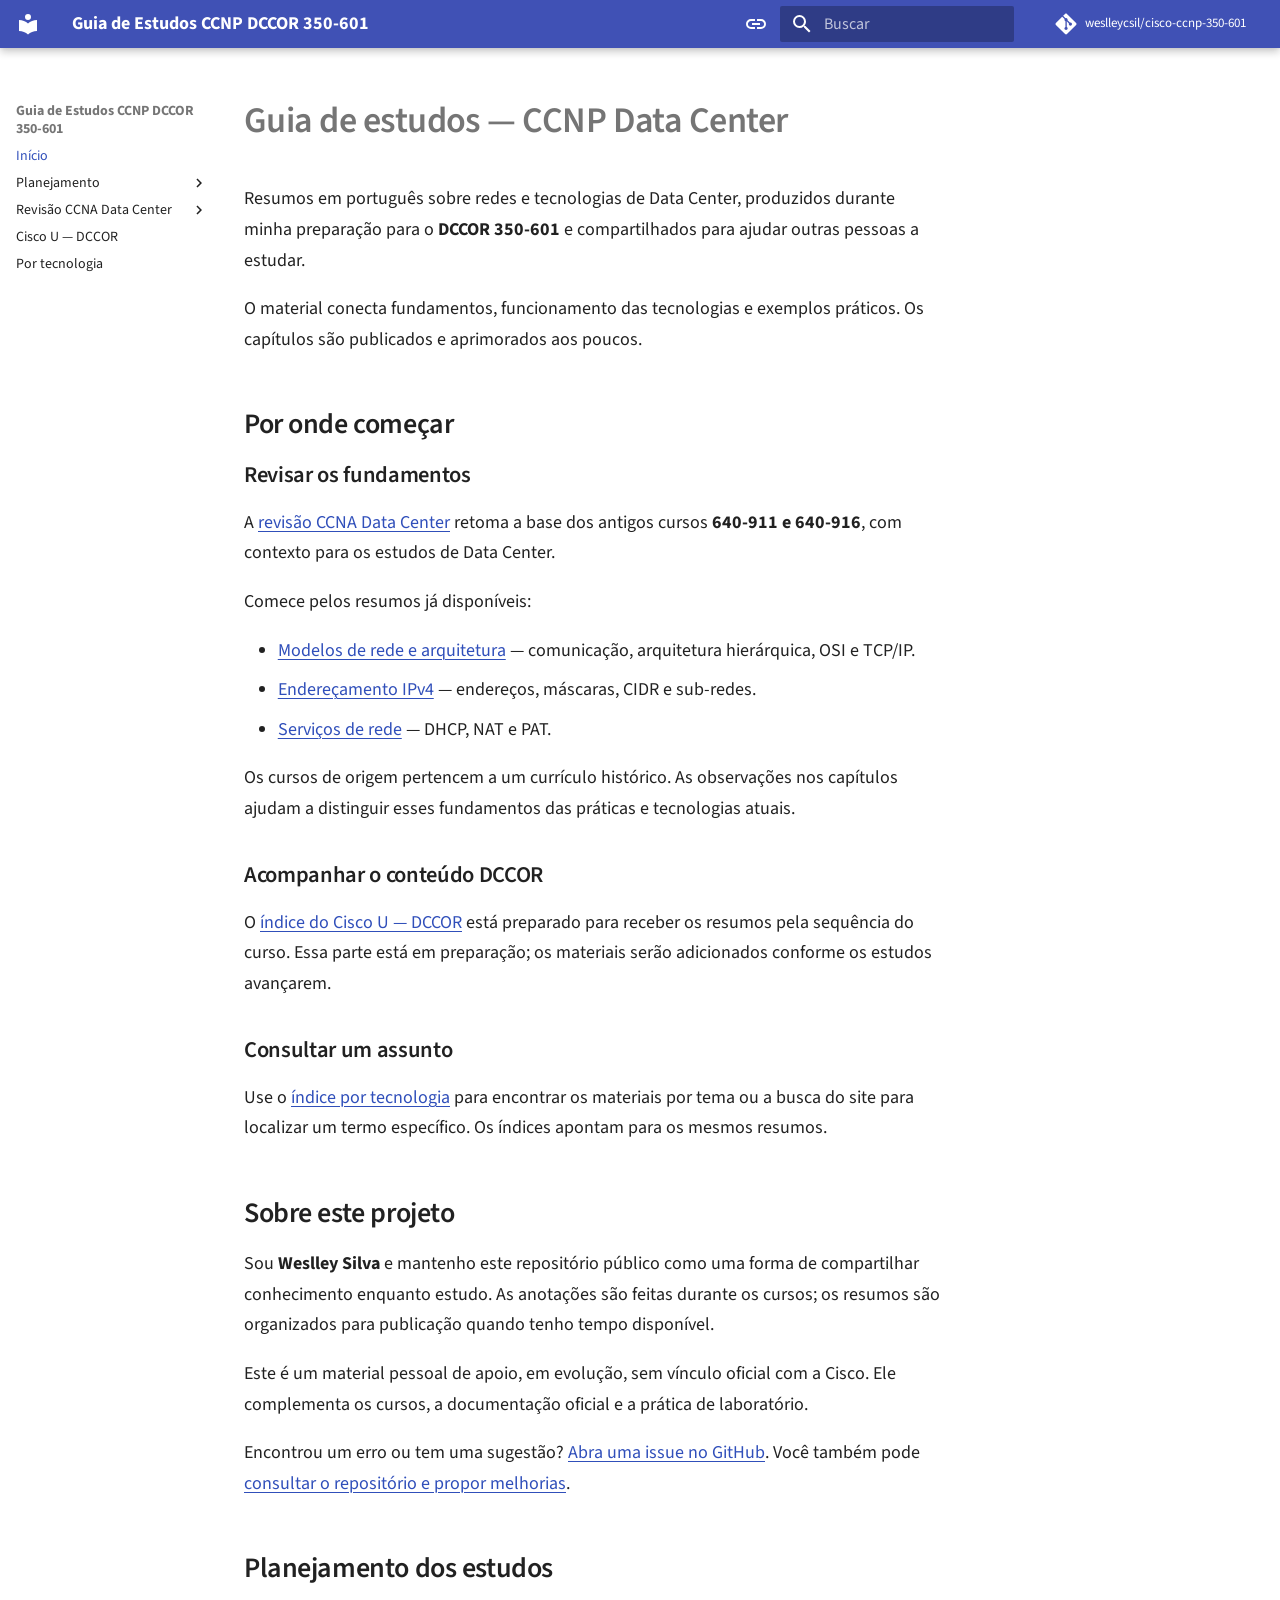
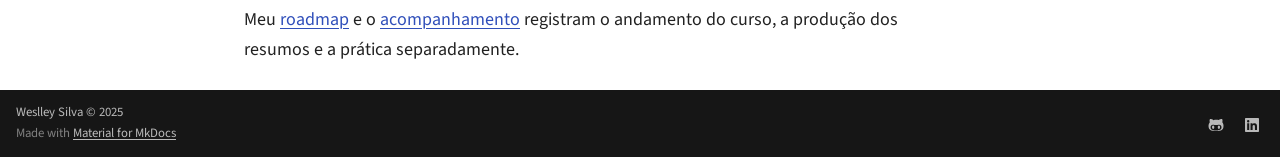
<file: index.html>
<!doctype html>
<html lang="pt" class="no-js">
  <head>
    
      <meta charset="utf-8">
      <meta name="viewport" content="width=device-width,initial-scale=1">
      
        <meta name="description" content="Guia de Estudos CCNP DCCOR 350-601">
      
      
        <meta name="author" content="Weslley Silva">
      
      
        <link rel="canonical" href="https://infra.expert/cisco-ccnp-350-601/">
      
      
      
        <link rel="next" href="roadmap/">
      
      
        
      
      
      <link rel="icon" href="assets/images/favicon.png">
      <meta name="generator" content="mkdocs-1.6.1, mkdocs-material-9.8.1">
    
    
      
        <title>Guia de Estudos CCNP DCCOR 350-601</title>
      
    
    
      <link rel="stylesheet" href="assets/stylesheets/main.57a0d79d.min.css">
      
        
        <link rel="stylesheet" href="assets/stylesheets/palette.fb2fffe2.min.css">
      
      


    
    
      
    
    
      
        
        
        <link rel="preconnect" href="https://fonts.gstatic.com" crossorigin>
        <link rel="stylesheet" href="https://fonts.googleapis.com/css?family=Source+Sans+3:300,300i,400,400i,700,700i%7CRoboto+Mono:400,400i,700,700i&display=fallback">
        <style>:root{--md-text-font:"Source Sans 3";--md-code-font:"Roboto Mono"}</style>
      
    
    
      <link rel="stylesheet" href="stylesheets/reading.css">
    
    <script>__md_scope=new URL(".",location),__md_hash=e=>[...e].reduce(((e,_)=>(e<<5)-e+_.charCodeAt(0)),0),__md_get=(e,_=localStorage,t=__md_scope)=>JSON.parse(_.getItem(t.pathname+"."+e)),__md_set=(e,_,t=localStorage,a=__md_scope)=>{try{t.setItem(a.pathname+"."+e,JSON.stringify(_))}catch(e){}}</script>
    
      

    
    
  </head>
  
  
    
    
      
    
    
    
    
    <body dir="ltr" data-md-color-scheme="default" data-md-color-primary="indigo" data-md-color-accent="indigo">
  
    
    <input class="md-toggle" data-md-toggle="drawer" type="checkbox" id="__drawer" autocomplete="off">
    <input class="md-toggle" data-md-toggle="search" type="checkbox" id="__search" autocomplete="off">
    <label class="md-overlay" for="__drawer"></label>
    <div data-md-component="skip">
      
        
        <a href="#guia-de-estudos-ccnp-data-center" class="md-skip">
          Pular para conteúdo
        </a>
      
    </div>
    <div data-md-component="announce">
      
    </div>
    
    
      

  

<header class="md-header md-header--shadow" data-md-component="header">
  <nav class="md-header__inner md-grid" aria-label="Cabeçalho">
    <a href="." title="Guia de Estudos CCNP DCCOR 350-601" class="md-header__button md-logo" aria-label="Guia de Estudos CCNP DCCOR 350-601" data-md-component="logo">
      
  
  <svg xmlns="http://www.w3.org/2000/svg" viewBox="0 0 24 24"><path d="M12 8a3 3 0 0 0 3-3 3 3 0 0 0-3-3 3 3 0 0 0-3 3 3 3 0 0 0 3 3m0 3.54C9.64 9.35 6.5 8 3 8v11c3.5 0 6.64 1.35 9 3.54 2.36-2.19 5.5-3.54 9-3.54V8c-3.5 0-6.64 1.35-9 3.54"/></svg>

    </a>
    <label class="md-header__button md-icon" for="__drawer">
      
      <svg xmlns="http://www.w3.org/2000/svg" viewBox="0 0 24 24"><path d="M3 6h18v2H3zm0 5h18v2H3zm0 5h18v2H3z"/></svg>
    </label>
    <div class="md-header__title" data-md-component="header-title">
      <div class="md-header__ellipsis">
        <div class="md-header__topic">
          <span class="md-ellipsis">
            Guia de Estudos CCNP DCCOR 350-601
          </span>
        </div>
        <div class="md-header__topic" data-md-component="header-topic">
          <span class="md-ellipsis">
            
              Início
            
          </span>
        </div>
      </div>
    </div>
    
      
        <form class="md-header__option" data-md-component="palette">
  
    
    
    
    <input class="md-option" data-md-color-media="(prefers-color-scheme)" data-md-color-scheme="default" data-md-color-primary="indigo" data-md-color-accent="indigo"  aria-label="Switch to light mode"  type="radio" name="__palette" id="__palette_0">
    
      <label class="md-header__button md-icon" title="Switch to light mode" for="__palette_1" hidden>
        <svg xmlns="http://www.w3.org/2000/svg" viewBox="0 0 24 24"><path d="M3.9 12c0-1.71 1.39-3.1 3.1-3.1h4V7H7a5 5 0 0 0-5 5 5 5 0 0 0 5 5h4v-1.9H7c-1.71 0-3.1-1.39-3.1-3.1M8 13h8v-2H8zm9-6h-4v1.9h4c1.71 0 3.1 1.39 3.1 3.1s-1.39 3.1-3.1 3.1h-4V17h4a5 5 0 0 0 5-5 5 5 0 0 0-5-5"/></svg>
      </label>
    
  
    
    
    
    <input class="md-option" data-md-color-media="(prefers-color-scheme: light)" data-md-color-scheme="default" data-md-color-primary="indigo" data-md-color-accent="indigo"  aria-label="Switch to dark mode"  type="radio" name="__palette" id="__palette_1">
    
      <label class="md-header__button md-icon" title="Switch to dark mode" for="__palette_2" hidden>
        <svg xmlns="http://www.w3.org/2000/svg" viewBox="0 0 24 24"><path d="M17 7H7a5 5 0 0 0-5 5 5 5 0 0 0 5 5h10a5 5 0 0 0 5-5 5 5 0 0 0-5-5m0 8a3 3 0 0 1-3-3 3 3 0 0 1 3-3 3 3 0 0 1 3 3 3 3 0 0 1-3 3"/></svg>
      </label>
    
  
    
    
    
    <input class="md-option" data-md-color-media="(prefers-color-scheme: dark)" data-md-color-scheme="slate" data-md-color-primary="black" data-md-color-accent="indigo"  aria-label="Switch to system preference"  type="radio" name="__palette" id="__palette_2">
    
      <label class="md-header__button md-icon" title="Switch to system preference" for="__palette_0" hidden>
        <svg xmlns="http://www.w3.org/2000/svg" viewBox="0 0 24 24"><path d="M17 7H7a5 5 0 0 0-5 5 5 5 0 0 0 5 5h10a5 5 0 0 0 5-5 5 5 0 0 0-5-5M7 15a3 3 0 0 1-3-3 3 3 0 0 1 3-3 3 3 0 0 1 3 3 3 3 0 0 1-3 3"/></svg>
      </label>
    
  
</form>
      
    
    
      <script>var palette=__md_get("__palette");if(palette&&palette.color){if("(prefers-color-scheme)"===palette.color.media){var media=matchMedia("(prefers-color-scheme: light)"),input=document.querySelector(media.matches?"[data-md-color-media='(prefers-color-scheme: light)']":"[data-md-color-media='(prefers-color-scheme: dark)']");palette.color.media=input.getAttribute("data-md-color-media"),palette.color.scheme=input.getAttribute("data-md-color-scheme"),palette.color.primary=input.getAttribute("data-md-color-primary"),palette.color.accent=input.getAttribute("data-md-color-accent")}for(var[key,value]of Object.entries(palette.color))document.body.setAttribute("data-md-color-"+key,value)}</script>
    
    
    
      
      
        <label class="md-header__button md-icon" for="__search">
          
          <svg xmlns="http://www.w3.org/2000/svg" viewBox="0 0 24 24"><path d="M9.5 3A6.5 6.5 0 0 1 16 9.5c0 1.61-.59 3.09-1.56 4.23l.27.27h.79l5 5-1.5 1.5-5-5v-.79l-.27-.27A6.52 6.52 0 0 1 9.5 16 6.5 6.5 0 0 1 3 9.5 6.5 6.5 0 0 1 9.5 3m0 2C7 5 5 7 5 9.5S7 14 9.5 14 14 12 14 9.5 12 5 9.5 5"/></svg>
        </label>
        <div class="md-search" data-md-component="search" role="dialog">
  <label class="md-search__overlay" for="__search"></label>
  <div class="md-search__inner" role="search">
    <form class="md-search__form" name="search">
      <input type="text" class="md-search__input" name="query" aria-label="Buscar" placeholder="Buscar" autocapitalize="off" autocorrect="off" autocomplete="off" spellcheck="false" data-md-component="search-query" required>
      <label class="md-search__icon md-icon" for="__search">
        
        <svg xmlns="http://www.w3.org/2000/svg" viewBox="0 0 24 24"><path d="M9.5 3A6.5 6.5 0 0 1 16 9.5c0 1.61-.59 3.09-1.56 4.23l.27.27h.79l5 5-1.5 1.5-5-5v-.79l-.27-.27A6.52 6.52 0 0 1 9.5 16 6.5 6.5 0 0 1 3 9.5 6.5 6.5 0 0 1 9.5 3m0 2C7 5 5 7 5 9.5S7 14 9.5 14 14 12 14 9.5 12 5 9.5 5"/></svg>
        
        <svg xmlns="http://www.w3.org/2000/svg" viewBox="0 0 24 24"><path d="M20 11v2H8l5.5 5.5-1.42 1.42L4.16 12l7.92-7.92L13.5 5.5 8 11z"/></svg>
      </label>
      <nav class="md-search__options" aria-label="Pesquisar">
        
        <button type="reset" class="md-search__icon md-icon" title="Limpar" aria-label="Limpar" tabindex="-1">
          
          <svg xmlns="http://www.w3.org/2000/svg" viewBox="0 0 24 24"><path d="M19 6.41 17.59 5 12 10.59 6.41 5 5 6.41 10.59 12 5 17.59 6.41 19 12 13.41 17.59 19 19 17.59 13.41 12z"/></svg>
        </button>
      </nav>
      
    </form>
    <div class="md-search__output">
      <div class="md-search__scrollwrap" tabindex="0" data-md-scrollfix>
        <div class="md-search-result" data-md-component="search-result">
          <div class="md-search-result__meta">
            Inicializando busca
          </div>
          <ol class="md-search-result__list" role="presentation"></ol>
        </div>
      </div>
    </div>
  </div>
</div>
      
    
    
      <div class="md-header__source">
        <a href="https://github.com/weslleycsil/cisco-ccnp-350-601" title="Ir para repositório" class="md-source" data-md-component="source">
  <div class="md-source__icon md-icon">
    
    <svg xmlns="http://www.w3.org/2000/svg" viewBox="0 0 448 512"><!--! Font Awesome Free 7.1.0 by @fontawesome - https://fontawesome.com License - https://fontawesome.com/license/free (Icons: CC BY 4.0, Fonts: SIL OFL 1.1, Code: MIT License) Copyright 2025 Fonticons, Inc.--><path d="M439.6 236.1 244 40.5c-5.4-5.5-12.8-8.5-20.4-8.5s-15 3-20.4 8.4L162.5 81l51.5 51.5c27.1-9.1 52.7 16.8 43.4 43.7l49.7 49.7c34.2-11.8 61.2 31 35.5 56.7-26.5 26.5-70.2-2.9-56-37.3L240.3 199v121.9c25.3 12.5 22.3 41.8 9.1 55-6.4 6.4-15.2 10.1-24.3 10.1s-17.8-3.6-24.3-10.1c-17.6-17.6-11.1-46.9 11.2-56v-123c-20.8-8.5-24.6-30.7-18.6-45L142.6 101 8.5 235.1C3 240.6 0 247.9 0 255.5s3 15 8.5 20.4l195.6 195.7c5.4 5.4 12.7 8.4 20.4 8.4s15-3 20.4-8.4l194.7-194.7c5.4-5.4 8.4-12.8 8.4-20.4s-3-15-8.4-20.4"/></svg>
  </div>
  <div class="md-source__repository">
    weslleycsil/cisco-ccnp-350-601
  </div>
</a>
      </div>
    
  </nav>
  
</header>
    
    <div class="md-container" data-md-component="container">
      
      
        
          
        
      
      <main class="md-main" data-md-component="main">
        <div class="md-main__inner md-grid">
          
            
              
                
              
              <div class="md-sidebar md-sidebar--primary" data-md-component="sidebar" data-md-type="navigation" >
                <div class="md-sidebar__scrollwrap">
                  <div class="md-sidebar__inner">
                    



<nav class="md-nav md-nav--primary" aria-label="Navegação" data-md-level="0">
  <label class="md-nav__title" for="__drawer">
    <a href="." title="Guia de Estudos CCNP DCCOR 350-601" class="md-nav__button md-logo" aria-label="Guia de Estudos CCNP DCCOR 350-601" data-md-component="logo">
      
  
  <svg xmlns="http://www.w3.org/2000/svg" viewBox="0 0 24 24"><path d="M12 8a3 3 0 0 0 3-3 3 3 0 0 0-3-3 3 3 0 0 0-3 3 3 3 0 0 0 3 3m0 3.54C9.64 9.35 6.5 8 3 8v11c3.5 0 6.64 1.35 9 3.54 2.36-2.19 5.5-3.54 9-3.54V8c-3.5 0-6.64 1.35-9 3.54"/></svg>

    </a>
    Guia de Estudos CCNP DCCOR 350-601
  </label>
  
    <div class="md-nav__source">
      <a href="https://github.com/weslleycsil/cisco-ccnp-350-601" title="Ir para repositório" class="md-source" data-md-component="source">
  <div class="md-source__icon md-icon">
    
    <svg xmlns="http://www.w3.org/2000/svg" viewBox="0 0 448 512"><!--! Font Awesome Free 7.1.0 by @fontawesome - https://fontawesome.com License - https://fontawesome.com/license/free (Icons: CC BY 4.0, Fonts: SIL OFL 1.1, Code: MIT License) Copyright 2025 Fonticons, Inc.--><path d="M439.6 236.1 244 40.5c-5.4-5.5-12.8-8.5-20.4-8.5s-15 3-20.4 8.4L162.5 81l51.5 51.5c27.1-9.1 52.7 16.8 43.4 43.7l49.7 49.7c34.2-11.8 61.2 31 35.5 56.7-26.5 26.5-70.2-2.9-56-37.3L240.3 199v121.9c25.3 12.5 22.3 41.8 9.1 55-6.4 6.4-15.2 10.1-24.3 10.1s-17.8-3.6-24.3-10.1c-17.6-17.6-11.1-46.9 11.2-56v-123c-20.8-8.5-24.6-30.7-18.6-45L142.6 101 8.5 235.1C3 240.6 0 247.9 0 255.5s3 15 8.5 20.4l195.6 195.7c5.4 5.4 12.7 8.4 20.4 8.4s15-3 20.4-8.4l194.7-194.7c5.4-5.4 8.4-12.8 8.4-20.4s-3-15-8.4-20.4"/></svg>
  </div>
  <div class="md-source__repository">
    weslleycsil/cisco-ccnp-350-601
  </div>
</a>
    </div>
  
  <ul class="md-nav__list" data-md-scrollfix>
    
      
      
  
  
    
  
  
  
    <li class="md-nav__item md-nav__item--active">
      
      <input class="md-nav__toggle md-toggle" type="checkbox" id="__toc">
      
      
        
      
      
        <label class="md-nav__link md-nav__link--active" for="__toc">
          
  
  
  <span class="md-ellipsis">
    
  
    Início
  

    
  </span>
  
  

          <span class="md-nav__icon md-icon"></span>
        </label>
      
      <a href="." class="md-nav__link md-nav__link--active">
        
  
  
  <span class="md-ellipsis">
    
  
    Início
  

    
  </span>
  
  

      </a>
      
        

<nav class="md-nav md-nav--secondary" aria-label="Índice">
  
  
  
    
  
  
    <label class="md-nav__title" for="__toc">
      <span class="md-nav__icon md-icon"></span>
      Índice
    </label>
    <ul class="md-nav__list" data-md-component="toc" data-md-scrollfix>
      
        <li class="md-nav__item">
  <a href="#por-onde-comecar" class="md-nav__link">
    <span class="md-ellipsis">
      
        Por onde começar
      
    </span>
  </a>
  
    <nav class="md-nav" aria-label="Por onde começar">
      <ul class="md-nav__list">
        
          <li class="md-nav__item">
  <a href="#revisar-os-fundamentos" class="md-nav__link">
    <span class="md-ellipsis">
      
        Revisar os fundamentos
      
    </span>
  </a>
  
</li>
        
          <li class="md-nav__item">
  <a href="#acompanhar-o-conteudo-dccor" class="md-nav__link">
    <span class="md-ellipsis">
      
        Acompanhar o conteúdo DCCOR
      
    </span>
  </a>
  
</li>
        
          <li class="md-nav__item">
  <a href="#consultar-um-assunto" class="md-nav__link">
    <span class="md-ellipsis">
      
        Consultar um assunto
      
    </span>
  </a>
  
</li>
        
      </ul>
    </nav>
  
</li>
      
        <li class="md-nav__item">
  <a href="#sobre-este-projeto" class="md-nav__link">
    <span class="md-ellipsis">
      
        Sobre este projeto
      
    </span>
  </a>
  
</li>
      
        <li class="md-nav__item">
  <a href="#planejamento-dos-estudos" class="md-nav__link">
    <span class="md-ellipsis">
      
        Planejamento dos estudos
      
    </span>
  </a>
  
</li>
      
    </ul>
  
</nav>
      
    </li>
  

    
      
      
  
  
  
  
    
    
    
    
    
    <li class="md-nav__item md-nav__item--nested">
      
        
        
        <input class="md-nav__toggle md-toggle " type="checkbox" id="__nav_2" >
        
          
          <label class="md-nav__link" for="__nav_2" id="__nav_2_label" tabindex="0">
            
  
  
  <span class="md-ellipsis">
    
  
    Planejamento
  

    
  </span>
  
  

            <span class="md-nav__icon md-icon"></span>
          </label>
        
        <nav class="md-nav" data-md-level="1" aria-labelledby="__nav_2_label" aria-expanded="false">
          <label class="md-nav__title" for="__nav_2">
            <span class="md-nav__icon md-icon"></span>
            
  
    Planejamento
  

          </label>
          <ul class="md-nav__list" data-md-scrollfix>
            
              
                
  
  
  
  
    <li class="md-nav__item">
      <a href="roadmap/" class="md-nav__link">
        
  
  
  <span class="md-ellipsis">
    
  
    Roadmap
  

    
  </span>
  
  

      </a>
    </li>
  

              
            
              
                
  
  
  
  
    <li class="md-nav__item">
      <a href="progress/" class="md-nav__link">
        
  
  
  <span class="md-ellipsis">
    
  
    Acompanhamento
  

    
  </span>
  
  

      </a>
    </li>
  

              
            
          </ul>
        </nav>
      
    </li>
  

    
      
      
  
  
  
  
    
    
    
    
    
    <li class="md-nav__item md-nav__item--nested">
      
        
        
        <input class="md-nav__toggle md-toggle " type="checkbox" id="__nav_3" >
        
          
          <label class="md-nav__link" for="__nav_3" id="__nav_3_label" tabindex="0">
            
  
  
  <span class="md-ellipsis">
    
  
    Revisão CCNA Data Center
  

    
  </span>
  
  

            <span class="md-nav__icon md-icon"></span>
          </label>
        
        <nav class="md-nav" data-md-level="1" aria-labelledby="__nav_3_label" aria-expanded="false">
          <label class="md-nav__title" for="__nav_3">
            <span class="md-nav__icon md-icon"></span>
            
  
    Revisão CCNA Data Center
  

          </label>
          <ul class="md-nav__list" data-md-scrollfix>
            
              
                
  
  
  
  
    <li class="md-nav__item">
      <a href="revisao-ccna-dc/" class="md-nav__link">
        
  
  
  <span class="md-ellipsis">
    
  
    Visão geral
  

    
  </span>
  
  

      </a>
    </li>
  

              
            
              
                
  
  
  
  
    
    
    
    
    
    <li class="md-nav__item md-nav__item--nested">
      
        
        
        <input class="md-nav__toggle md-toggle " type="checkbox" id="__nav_3_2" >
        
          
          <label class="md-nav__link" for="__nav_3_2" id="__nav_3_2_label" tabindex="0">
            
  
  
  <span class="md-ellipsis">
    
  
    DCICN 640-911
  

    
  </span>
  
  

            <span class="md-nav__icon md-icon"></span>
          </label>
        
        <nav class="md-nav" data-md-level="2" aria-labelledby="__nav_3_2_label" aria-expanded="false">
          <label class="md-nav__title" for="__nav_3_2">
            <span class="md-nav__icon md-icon"></span>
            
  
    DCICN 640-911
  

          </label>
          <ul class="md-nav__list" data-md-scrollfix>
            
              
                
  
  
  
  
    <li class="md-nav__item">
      <a href="revisao-ccna-dc/640-911/" class="md-nav__link">
        
  
  
  <span class="md-ellipsis">
    
  
    Introdução
  

    
  </span>
  
  

      </a>
    </li>
  

              
            
              
                
  
  
  
  
    <li class="md-nav__item">
      <a href="revisao-ccna-dc/640-911/modelos-de-rede/" class="md-nav__link">
        
  
  
  <span class="md-ellipsis">
    
  
    Modelos de rede
  

    
  </span>
  
  

      </a>
    </li>
  

              
            
              
                
  
  
  
  
    <li class="md-nav__item">
      <a href="revisao-ccna-dc/640-911/enderecamento-ipv4/" class="md-nav__link">
        
  
  
  <span class="md-ellipsis">
    
  
    Endereçamento IPv4
  

    
  </span>
  
  

      </a>
    </li>
  

              
            
              
                
  
  
  
  
    <li class="md-nav__item">
      <a href="revisao-ccna-dc/640-911/servicos-de-rede/" class="md-nav__link">
        
  
  
  <span class="md-ellipsis">
    
  
    Serviços de rede
  

    
  </span>
  
  

      </a>
    </li>
  

              
            
          </ul>
        </nav>
      
    </li>
  

              
            
          </ul>
        </nav>
      
    </li>
  

    
      
      
  
  
  
  
    <li class="md-nav__item">
      <a href="cisco-u/" class="md-nav__link">
        
  
  
  <span class="md-ellipsis">
    
  
    Cisco U — DCCOR
  

    
  </span>
  
  

      </a>
    </li>
  

    
      
      
  
  
  
  
    <li class="md-nav__item">
      <a href="tecnologias/" class="md-nav__link">
        
  
  
  <span class="md-ellipsis">
    
  
    Por tecnologia
  

    
  </span>
  
  

      </a>
    </li>
  

    
  </ul>
</nav>
                  </div>
                </div>
              </div>
            
            
              
                
              
              <div class="md-sidebar md-sidebar--secondary" data-md-component="sidebar" data-md-type="toc" hidden>
                <div class="md-sidebar__scrollwrap">
                  <div class="md-sidebar__inner">
                    

<nav class="md-nav md-nav--secondary" aria-label="Índice">
  
  
  
    
  
  
    <label class="md-nav__title" for="__toc">
      <span class="md-nav__icon md-icon"></span>
      Índice
    </label>
    <ul class="md-nav__list" data-md-component="toc" data-md-scrollfix>
      
        <li class="md-nav__item">
  <a href="#por-onde-comecar" class="md-nav__link">
    <span class="md-ellipsis">
      
        Por onde começar
      
    </span>
  </a>
  
    <nav class="md-nav" aria-label="Por onde começar">
      <ul class="md-nav__list">
        
          <li class="md-nav__item">
  <a href="#revisar-os-fundamentos" class="md-nav__link">
    <span class="md-ellipsis">
      
        Revisar os fundamentos
      
    </span>
  </a>
  
</li>
        
          <li class="md-nav__item">
  <a href="#acompanhar-o-conteudo-dccor" class="md-nav__link">
    <span class="md-ellipsis">
      
        Acompanhar o conteúdo DCCOR
      
    </span>
  </a>
  
</li>
        
          <li class="md-nav__item">
  <a href="#consultar-um-assunto" class="md-nav__link">
    <span class="md-ellipsis">
      
        Consultar um assunto
      
    </span>
  </a>
  
</li>
        
      </ul>
    </nav>
  
</li>
      
        <li class="md-nav__item">
  <a href="#sobre-este-projeto" class="md-nav__link">
    <span class="md-ellipsis">
      
        Sobre este projeto
      
    </span>
  </a>
  
</li>
      
        <li class="md-nav__item">
  <a href="#planejamento-dos-estudos" class="md-nav__link">
    <span class="md-ellipsis">
      
        Planejamento dos estudos
      
    </span>
  </a>
  
</li>
      
    </ul>
  
</nav>
                  </div>
                </div>
              </div>
            
          
          
            <div class="md-content" data-md-component="content">
              
              <article class="md-content__inner md-typeset">
                
                  
  



  
  


<h1 id="guia-de-estudos-ccnp-data-center">Guia de estudos — CCNP Data Center<a class="headerlink" href="#guia-de-estudos-ccnp-data-center" title="Permanent link">&para;</a></h1>
<p>Resumos em português sobre redes e tecnologias de Data Center, produzidos durante minha preparação para o <strong>DCCOR 350-601</strong> e compartilhados para ajudar outras pessoas a estudar.</p>
<p>O material conecta fundamentos, funcionamento das tecnologias e exemplos práticos. Os capítulos são publicados e aprimorados aos poucos.</p>
<h2 id="por-onde-comecar">Por onde começar<a class="headerlink" href="#por-onde-comecar" title="Permanent link">&para;</a></h2>
<h3 id="revisar-os-fundamentos">Revisar os fundamentos<a class="headerlink" href="#revisar-os-fundamentos" title="Permanent link">&para;</a></h3>
<p>A <a href="revisao-ccna-dc/">revisão CCNA Data Center</a> retoma a base dos antigos cursos <strong>640-911 e 640-916</strong>, com contexto para os estudos de Data Center.</p>
<p>Comece pelos resumos já disponíveis:</p>
<ul>
<li><a href="revisao-ccna-dc/640-911/modelos-de-rede/">Modelos de rede e arquitetura</a> — comunicação, arquitetura hierárquica, OSI e TCP/IP.</li>
<li><a href="revisao-ccna-dc/640-911/enderecamento-ipv4/">Endereçamento IPv4</a> — endereços, máscaras, CIDR e sub-redes.</li>
<li><a href="revisao-ccna-dc/640-911/servicos-de-rede/">Serviços de rede</a> — DHCP, NAT e PAT.</li>
</ul>
<p>Os cursos de origem pertencem a um currículo histórico. As observações nos capítulos ajudam a distinguir esses fundamentos das práticas e tecnologias atuais.</p>
<h3 id="acompanhar-o-conteudo-dccor">Acompanhar o conteúdo DCCOR<a class="headerlink" href="#acompanhar-o-conteudo-dccor" title="Permanent link">&para;</a></h3>
<p>O <a href="cisco-u/">índice do Cisco U — DCCOR</a> está preparado para receber os resumos pela sequência do curso. Essa parte está em preparação; os materiais serão adicionados conforme os estudos avançarem.</p>
<h3 id="consultar-um-assunto">Consultar um assunto<a class="headerlink" href="#consultar-um-assunto" title="Permanent link">&para;</a></h3>
<p>Use o <a href="tecnologias/">índice por tecnologia</a> para encontrar os materiais por tema ou a busca do site para localizar um termo específico. Os índices apontam para os mesmos resumos.</p>
<h2 id="sobre-este-projeto">Sobre este projeto<a class="headerlink" href="#sobre-este-projeto" title="Permanent link">&para;</a></h2>
<p>Sou <strong>Weslley Silva</strong> e mantenho este repositório público como uma forma de compartilhar conhecimento enquanto estudo. As anotações são feitas durante os cursos; os resumos são organizados para publicação quando tenho tempo disponível.</p>
<p>Este é um material pessoal de apoio, em evolução, sem vínculo oficial com a Cisco. Ele complementa os cursos, a documentação oficial e a prática de laboratório.</p>
<p>Encontrou um erro ou tem uma sugestão? <a href="https://github.com/weslleycsil/cisco-ccnp-350-601/issues">Abra uma issue no GitHub</a>. Você também pode <a href="https://github.com/weslleycsil/cisco-ccnp-350-601">consultar o repositório e propor melhorias</a>.</p>
<h2 id="planejamento-dos-estudos">Planejamento dos estudos<a class="headerlink" href="#planejamento-dos-estudos" title="Permanent link">&para;</a></h2>
<p>Meu <a href="roadmap/">roadmap</a> e o <a href="progress/">acompanhamento</a> registram o andamento do curso, a produção dos resumos e a prática separadamente.</p>







  
  




  



                
              </article>
            </div>
          
          
<script>var target=document.getElementById(location.hash.slice(1));target&&target.name&&(target.checked=target.name.startsWith("__tabbed_"))</script>
        </div>
        
      </main>
      
        <footer class="md-footer">
  
  <div class="md-footer-meta md-typeset">
    <div class="md-footer-meta__inner md-grid">
      <div class="md-copyright">
  
    <div class="md-copyright__highlight">
      Weslley Silva &copy; 2025
    </div>
  
  
    Made with
    <a href="https://squidfunk.github.io/mkdocs-material/" target="_blank" rel="noopener">
      Material for MkDocs
    </a>
  
</div>
      
        
<div class="md-social">
  
    
    
    
    
      
      
    
    <a href="https://github.com/weslleycsil" target="_blank" rel="noopener" title="github.com" class="md-social__link">
      <svg xmlns="http://www.w3.org/2000/svg" viewBox="0 0 512 512"><!--! Font Awesome Free 7.1.0 by @fontawesome - https://fontawesome.com License - https://fontawesome.com/license/free (Icons: CC BY 4.0, Fonts: SIL OFL 1.1, Code: MIT License) Copyright 2025 Fonticons, Inc.--><path d="M202.1 328.7c0 20.9-10.9 55.1-36.7 55.1s-36.7-34.2-36.7-55.1 10.9-55.1 36.7-55.1 36.7 34.2 36.7 55.1M496 278.2c0 31.9-3.2 65.7-17.5 95-37.9 76.6-142.1 74.8-216.7 74.8-75.8 0-186.2 2.7-225.6-74.8-14.6-29-20.2-63.1-20.2-95 0-41.9 13.9-81.5 41.5-113.6-5.2-15.8-7.7-32.4-7.7-48.8 0-21.5 4.9-32.3 14.6-51.8 45.3 0 74.3 9 108.8 36 29-6.9 58.8-10 88.7-10 27 0 54.2 2.9 80.4 9.2 34-26.7 63-35.2 107.8-35.2 9.8 19.5 14.6 30.3 14.6 51.8 0 16.4-2.6 32.7-7.7 48.2 27.5 32.4 39 72.3 39 114.2m-64.3 50.5c0-43.9-26.7-82.6-73.5-82.6-18.9 0-37 3.4-56 6-14.9 2.3-29.8 3.2-45.1 3.2-15.2 0-30.1-.9-45.1-3.2-18.7-2.6-37-6-56-6-46.8 0-73.5 38.7-73.5 82.6 0 87.8 80.4 101.3 150.4 101.3h48.2c70.3 0 150.6-13.4 150.6-101.3m-82.6-55.1c-25.8 0-36.7 34.2-36.7 55.1s10.9 55.1 36.7 55.1 36.7-34.2 36.7-55.1-10.9-55.1-36.7-55.1"/></svg>
    </a>
  
    
    
    
    
      
      
    
    <a href="https://linkedin.com/in/weslleycsil" target="_blank" rel="noopener" title="linkedin.com" class="md-social__link">
      <svg xmlns="http://www.w3.org/2000/svg" viewBox="0 0 448 512"><!--! Font Awesome Free 7.1.0 by @fontawesome - https://fontawesome.com License - https://fontawesome.com/license/free (Icons: CC BY 4.0, Fonts: SIL OFL 1.1, Code: MIT License) Copyright 2025 Fonticons, Inc.--><path d="M416 32H31.9C14.3 32 0 46.5 0 64.3v383.4C0 465.5 14.3 480 31.9 480H416c17.6 0 32-14.5 32-32.3V64.3c0-17.8-14.4-32.3-32-32.3M135.4 416H69V202.2h66.5V416zM102.2 96a38.5 38.5 0 1 1 0 77 38.5 38.5 0 1 1 0-77m282.1 320h-66.4V312c0-24.8-.5-56.7-34.5-56.7-34.6 0-39.9 27-39.9 54.9V416h-66.4V202.2h63.7v29.2h.9c8.9-16.8 30.6-34.5 62.9-34.5 67.2 0 79.7 44.3 79.7 101.9z"/></svg>
    </a>
  
</div>
      
    </div>
  </div>
</footer>
      
    </div>
    <div class="md-dialog" data-md-component="dialog">
      <div class="md-dialog__inner md-typeset"></div>
    </div>
    
    
    
      
      
      <script id="__config" type="application/json">{"annotate": null, "base": ".", "features": [], "search": "assets/javascripts/workers/search.a7633da7.min.js", "tags": null, "translations": {"clipboard.copied": "Copiado para \u00e1rea de transfer\u00eancia", "clipboard.copy": "Copiar para \u00e1rea de transfer\u00eancia", "search.result.more.one": "mais 1 nesta p\u00e1gina", "search.result.more.other": "# mais nesta p\u00e1gina", "search.result.none": "Nenhum documento encontrado", "search.result.one": "1 documento encontrado", "search.result.other": "# documentos encontrados", "search.result.placeholder": "Digite para iniciar a busca", "search.result.term.missing": "Ausente", "select.version": "Selecione a vers\u00e3o"}, "version": null}</script>
    
    
      <script src="assets/javascripts/bundle.a5f9d56c.min.js"></script>
      
    
  </body>
</html>
</file>
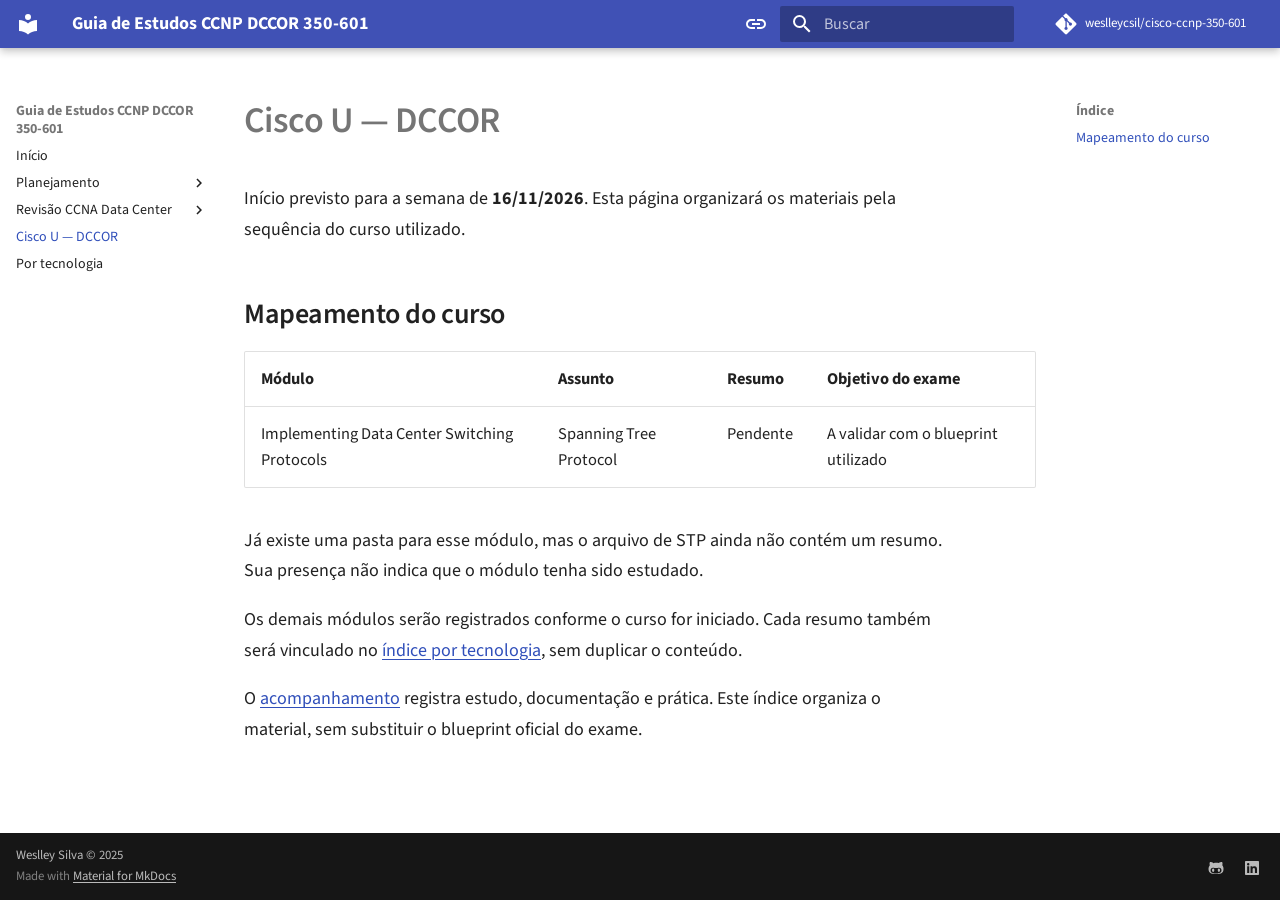
<file: cisco-u/index.html>
<!doctype html>
<html lang="pt" class="no-js">
  <head>
    
      <meta charset="utf-8">
      <meta name="viewport" content="width=device-width,initial-scale=1">
      
        <meta name="description" content="Guia de Estudos CCNP DCCOR 350-601">
      
      
        <meta name="author" content="Weslley Silva">
      
      
        <link rel="canonical" href="https://infra.expert/cisco-ccnp-350-601/cisco-u/">
      
      
        <link rel="prev" href="../revisao-ccna-dc/640-911/servicos-de-rede/">
      
      
        <link rel="next" href="../tecnologias/">
      
      
        
      
      
      <link rel="icon" href="../assets/images/favicon.png">
      <meta name="generator" content="mkdocs-1.6.1, mkdocs-material-9.8.1">
    
    
      
        <title>Cisco U — DCCOR - Guia de Estudos CCNP DCCOR 350-601</title>
      
    
    
      <link rel="stylesheet" href="../assets/stylesheets/main.57a0d79d.min.css">
      
        
        <link rel="stylesheet" href="../assets/stylesheets/palette.fb2fffe2.min.css">
      
      


    
    
      
    
    
      
        
        
        <link rel="preconnect" href="https://fonts.gstatic.com" crossorigin>
        <link rel="stylesheet" href="https://fonts.googleapis.com/css?family=Source+Sans+3:300,300i,400,400i,700,700i%7CRoboto+Mono:400,400i,700,700i&display=fallback">
        <style>:root{--md-text-font:"Source Sans 3";--md-code-font:"Roboto Mono"}</style>
      
    
    
      <link rel="stylesheet" href="../stylesheets/reading.css">
    
    <script>__md_scope=new URL("..",location),__md_hash=e=>[...e].reduce(((e,_)=>(e<<5)-e+_.charCodeAt(0)),0),__md_get=(e,_=localStorage,t=__md_scope)=>JSON.parse(_.getItem(t.pathname+"."+e)),__md_set=(e,_,t=localStorage,a=__md_scope)=>{try{t.setItem(a.pathname+"."+e,JSON.stringify(_))}catch(e){}}</script>
    
      

    
    
  </head>
  
  
    
    
      
    
    
    
    
    <body dir="ltr" data-md-color-scheme="default" data-md-color-primary="indigo" data-md-color-accent="indigo">
  
    
    <input class="md-toggle" data-md-toggle="drawer" type="checkbox" id="__drawer" autocomplete="off">
    <input class="md-toggle" data-md-toggle="search" type="checkbox" id="__search" autocomplete="off">
    <label class="md-overlay" for="__drawer"></label>
    <div data-md-component="skip">
      
        
        <a href="#cisco-u-dccor" class="md-skip">
          Pular para conteúdo
        </a>
      
    </div>
    <div data-md-component="announce">
      
    </div>
    
    
      

  

<header class="md-header md-header--shadow" data-md-component="header">
  <nav class="md-header__inner md-grid" aria-label="Cabeçalho">
    <a href=".." title="Guia de Estudos CCNP DCCOR 350-601" class="md-header__button md-logo" aria-label="Guia de Estudos CCNP DCCOR 350-601" data-md-component="logo">
      
  
  <svg xmlns="http://www.w3.org/2000/svg" viewBox="0 0 24 24"><path d="M12 8a3 3 0 0 0 3-3 3 3 0 0 0-3-3 3 3 0 0 0-3 3 3 3 0 0 0 3 3m0 3.54C9.64 9.35 6.5 8 3 8v11c3.5 0 6.64 1.35 9 3.54 2.36-2.19 5.5-3.54 9-3.54V8c-3.5 0-6.64 1.35-9 3.54"/></svg>

    </a>
    <label class="md-header__button md-icon" for="__drawer">
      
      <svg xmlns="http://www.w3.org/2000/svg" viewBox="0 0 24 24"><path d="M3 6h18v2H3zm0 5h18v2H3zm0 5h18v2H3z"/></svg>
    </label>
    <div class="md-header__title" data-md-component="header-title">
      <div class="md-header__ellipsis">
        <div class="md-header__topic">
          <span class="md-ellipsis">
            Guia de Estudos CCNP DCCOR 350-601
          </span>
        </div>
        <div class="md-header__topic" data-md-component="header-topic">
          <span class="md-ellipsis">
            
              Cisco U — DCCOR
            
          </span>
        </div>
      </div>
    </div>
    
      
        <form class="md-header__option" data-md-component="palette">
  
    
    
    
    <input class="md-option" data-md-color-media="(prefers-color-scheme)" data-md-color-scheme="default" data-md-color-primary="indigo" data-md-color-accent="indigo"  aria-label="Switch to light mode"  type="radio" name="__palette" id="__palette_0">
    
      <label class="md-header__button md-icon" title="Switch to light mode" for="__palette_1" hidden>
        <svg xmlns="http://www.w3.org/2000/svg" viewBox="0 0 24 24"><path d="M3.9 12c0-1.71 1.39-3.1 3.1-3.1h4V7H7a5 5 0 0 0-5 5 5 5 0 0 0 5 5h4v-1.9H7c-1.71 0-3.1-1.39-3.1-3.1M8 13h8v-2H8zm9-6h-4v1.9h4c1.71 0 3.1 1.39 3.1 3.1s-1.39 3.1-3.1 3.1h-4V17h4a5 5 0 0 0 5-5 5 5 0 0 0-5-5"/></svg>
      </label>
    
  
    
    
    
    <input class="md-option" data-md-color-media="(prefers-color-scheme: light)" data-md-color-scheme="default" data-md-color-primary="indigo" data-md-color-accent="indigo"  aria-label="Switch to dark mode"  type="radio" name="__palette" id="__palette_1">
    
      <label class="md-header__button md-icon" title="Switch to dark mode" for="__palette_2" hidden>
        <svg xmlns="http://www.w3.org/2000/svg" viewBox="0 0 24 24"><path d="M17 7H7a5 5 0 0 0-5 5 5 5 0 0 0 5 5h10a5 5 0 0 0 5-5 5 5 0 0 0-5-5m0 8a3 3 0 0 1-3-3 3 3 0 0 1 3-3 3 3 0 0 1 3 3 3 3 0 0 1-3 3"/></svg>
      </label>
    
  
    
    
    
    <input class="md-option" data-md-color-media="(prefers-color-scheme: dark)" data-md-color-scheme="slate" data-md-color-primary="black" data-md-color-accent="indigo"  aria-label="Switch to system preference"  type="radio" name="__palette" id="__palette_2">
    
      <label class="md-header__button md-icon" title="Switch to system preference" for="__palette_0" hidden>
        <svg xmlns="http://www.w3.org/2000/svg" viewBox="0 0 24 24"><path d="M17 7H7a5 5 0 0 0-5 5 5 5 0 0 0 5 5h10a5 5 0 0 0 5-5 5 5 0 0 0-5-5M7 15a3 3 0 0 1-3-3 3 3 0 0 1 3-3 3 3 0 0 1 3 3 3 3 0 0 1-3 3"/></svg>
      </label>
    
  
</form>
      
    
    
      <script>var palette=__md_get("__palette");if(palette&&palette.color){if("(prefers-color-scheme)"===palette.color.media){var media=matchMedia("(prefers-color-scheme: light)"),input=document.querySelector(media.matches?"[data-md-color-media='(prefers-color-scheme: light)']":"[data-md-color-media='(prefers-color-scheme: dark)']");palette.color.media=input.getAttribute("data-md-color-media"),palette.color.scheme=input.getAttribute("data-md-color-scheme"),palette.color.primary=input.getAttribute("data-md-color-primary"),palette.color.accent=input.getAttribute("data-md-color-accent")}for(var[key,value]of Object.entries(palette.color))document.body.setAttribute("data-md-color-"+key,value)}</script>
    
    
    
      
      
        <label class="md-header__button md-icon" for="__search">
          
          <svg xmlns="http://www.w3.org/2000/svg" viewBox="0 0 24 24"><path d="M9.5 3A6.5 6.5 0 0 1 16 9.5c0 1.61-.59 3.09-1.56 4.23l.27.27h.79l5 5-1.5 1.5-5-5v-.79l-.27-.27A6.52 6.52 0 0 1 9.5 16 6.5 6.5 0 0 1 3 9.5 6.5 6.5 0 0 1 9.5 3m0 2C7 5 5 7 5 9.5S7 14 9.5 14 14 12 14 9.5 12 5 9.5 5"/></svg>
        </label>
        <div class="md-search" data-md-component="search" role="dialog">
  <label class="md-search__overlay" for="__search"></label>
  <div class="md-search__inner" role="search">
    <form class="md-search__form" name="search">
      <input type="text" class="md-search__input" name="query" aria-label="Buscar" placeholder="Buscar" autocapitalize="off" autocorrect="off" autocomplete="off" spellcheck="false" data-md-component="search-query" required>
      <label class="md-search__icon md-icon" for="__search">
        
        <svg xmlns="http://www.w3.org/2000/svg" viewBox="0 0 24 24"><path d="M9.5 3A6.5 6.5 0 0 1 16 9.5c0 1.61-.59 3.09-1.56 4.23l.27.27h.79l5 5-1.5 1.5-5-5v-.79l-.27-.27A6.52 6.52 0 0 1 9.5 16 6.5 6.5 0 0 1 3 9.5 6.5 6.5 0 0 1 9.5 3m0 2C7 5 5 7 5 9.5S7 14 9.5 14 14 12 14 9.5 12 5 9.5 5"/></svg>
        
        <svg xmlns="http://www.w3.org/2000/svg" viewBox="0 0 24 24"><path d="M20 11v2H8l5.5 5.5-1.42 1.42L4.16 12l7.92-7.92L13.5 5.5 8 11z"/></svg>
      </label>
      <nav class="md-search__options" aria-label="Pesquisar">
        
        <button type="reset" class="md-search__icon md-icon" title="Limpar" aria-label="Limpar" tabindex="-1">
          
          <svg xmlns="http://www.w3.org/2000/svg" viewBox="0 0 24 24"><path d="M19 6.41 17.59 5 12 10.59 6.41 5 5 6.41 10.59 12 5 17.59 6.41 19 12 13.41 17.59 19 19 17.59 13.41 12z"/></svg>
        </button>
      </nav>
      
    </form>
    <div class="md-search__output">
      <div class="md-search__scrollwrap" tabindex="0" data-md-scrollfix>
        <div class="md-search-result" data-md-component="search-result">
          <div class="md-search-result__meta">
            Inicializando busca
          </div>
          <ol class="md-search-result__list" role="presentation"></ol>
        </div>
      </div>
    </div>
  </div>
</div>
      
    
    
      <div class="md-header__source">
        <a href="https://github.com/weslleycsil/cisco-ccnp-350-601" title="Ir para repositório" class="md-source" data-md-component="source">
  <div class="md-source__icon md-icon">
    
    <svg xmlns="http://www.w3.org/2000/svg" viewBox="0 0 448 512"><!--! Font Awesome Free 7.1.0 by @fontawesome - https://fontawesome.com License - https://fontawesome.com/license/free (Icons: CC BY 4.0, Fonts: SIL OFL 1.1, Code: MIT License) Copyright 2025 Fonticons, Inc.--><path d="M439.6 236.1 244 40.5c-5.4-5.5-12.8-8.5-20.4-8.5s-15 3-20.4 8.4L162.5 81l51.5 51.5c27.1-9.1 52.7 16.8 43.4 43.7l49.7 49.7c34.2-11.8 61.2 31 35.5 56.7-26.5 26.5-70.2-2.9-56-37.3L240.3 199v121.9c25.3 12.5 22.3 41.8 9.1 55-6.4 6.4-15.2 10.1-24.3 10.1s-17.8-3.6-24.3-10.1c-17.6-17.6-11.1-46.9 11.2-56v-123c-20.8-8.5-24.6-30.7-18.6-45L142.6 101 8.5 235.1C3 240.6 0 247.9 0 255.5s3 15 8.5 20.4l195.6 195.7c5.4 5.4 12.7 8.4 20.4 8.4s15-3 20.4-8.4l194.7-194.7c5.4-5.4 8.4-12.8 8.4-20.4s-3-15-8.4-20.4"/></svg>
  </div>
  <div class="md-source__repository">
    weslleycsil/cisco-ccnp-350-601
  </div>
</a>
      </div>
    
  </nav>
  
</header>
    
    <div class="md-container" data-md-component="container">
      
      
        
          
        
      
      <main class="md-main" data-md-component="main">
        <div class="md-main__inner md-grid">
          
            
              
              <div class="md-sidebar md-sidebar--primary" data-md-component="sidebar" data-md-type="navigation" >
                <div class="md-sidebar__scrollwrap">
                  <div class="md-sidebar__inner">
                    



<nav class="md-nav md-nav--primary" aria-label="Navegação" data-md-level="0">
  <label class="md-nav__title" for="__drawer">
    <a href=".." title="Guia de Estudos CCNP DCCOR 350-601" class="md-nav__button md-logo" aria-label="Guia de Estudos CCNP DCCOR 350-601" data-md-component="logo">
      
  
  <svg xmlns="http://www.w3.org/2000/svg" viewBox="0 0 24 24"><path d="M12 8a3 3 0 0 0 3-3 3 3 0 0 0-3-3 3 3 0 0 0-3 3 3 3 0 0 0 3 3m0 3.54C9.64 9.35 6.5 8 3 8v11c3.5 0 6.64 1.35 9 3.54 2.36-2.19 5.5-3.54 9-3.54V8c-3.5 0-6.64 1.35-9 3.54"/></svg>

    </a>
    Guia de Estudos CCNP DCCOR 350-601
  </label>
  
    <div class="md-nav__source">
      <a href="https://github.com/weslleycsil/cisco-ccnp-350-601" title="Ir para repositório" class="md-source" data-md-component="source">
  <div class="md-source__icon md-icon">
    
    <svg xmlns="http://www.w3.org/2000/svg" viewBox="0 0 448 512"><!--! Font Awesome Free 7.1.0 by @fontawesome - https://fontawesome.com License - https://fontawesome.com/license/free (Icons: CC BY 4.0, Fonts: SIL OFL 1.1, Code: MIT License) Copyright 2025 Fonticons, Inc.--><path d="M439.6 236.1 244 40.5c-5.4-5.5-12.8-8.5-20.4-8.5s-15 3-20.4 8.4L162.5 81l51.5 51.5c27.1-9.1 52.7 16.8 43.4 43.7l49.7 49.7c34.2-11.8 61.2 31 35.5 56.7-26.5 26.5-70.2-2.9-56-37.3L240.3 199v121.9c25.3 12.5 22.3 41.8 9.1 55-6.4 6.4-15.2 10.1-24.3 10.1s-17.8-3.6-24.3-10.1c-17.6-17.6-11.1-46.9 11.2-56v-123c-20.8-8.5-24.6-30.7-18.6-45L142.6 101 8.5 235.1C3 240.6 0 247.9 0 255.5s3 15 8.5 20.4l195.6 195.7c5.4 5.4 12.7 8.4 20.4 8.4s15-3 20.4-8.4l194.7-194.7c5.4-5.4 8.4-12.8 8.4-20.4s-3-15-8.4-20.4"/></svg>
  </div>
  <div class="md-source__repository">
    weslleycsil/cisco-ccnp-350-601
  </div>
</a>
    </div>
  
  <ul class="md-nav__list" data-md-scrollfix>
    
      
      
  
  
  
  
    <li class="md-nav__item">
      <a href=".." class="md-nav__link">
        
  
  
  <span class="md-ellipsis">
    
  
    Início
  

    
  </span>
  
  

      </a>
    </li>
  

    
      
      
  
  
  
  
    
    
    
    
    
    <li class="md-nav__item md-nav__item--nested">
      
        
        
        <input class="md-nav__toggle md-toggle " type="checkbox" id="__nav_2" >
        
          
          <label class="md-nav__link" for="__nav_2" id="__nav_2_label" tabindex="0">
            
  
  
  <span class="md-ellipsis">
    
  
    Planejamento
  

    
  </span>
  
  

            <span class="md-nav__icon md-icon"></span>
          </label>
        
        <nav class="md-nav" data-md-level="1" aria-labelledby="__nav_2_label" aria-expanded="false">
          <label class="md-nav__title" for="__nav_2">
            <span class="md-nav__icon md-icon"></span>
            
  
    Planejamento
  

          </label>
          <ul class="md-nav__list" data-md-scrollfix>
            
              
                
  
  
  
  
    <li class="md-nav__item">
      <a href="../roadmap/" class="md-nav__link">
        
  
  
  <span class="md-ellipsis">
    
  
    Roadmap
  

    
  </span>
  
  

      </a>
    </li>
  

              
            
              
                
  
  
  
  
    <li class="md-nav__item">
      <a href="../progress/" class="md-nav__link">
        
  
  
  <span class="md-ellipsis">
    
  
    Acompanhamento
  

    
  </span>
  
  

      </a>
    </li>
  

              
            
          </ul>
        </nav>
      
    </li>
  

    
      
      
  
  
  
  
    
    
    
    
    
    <li class="md-nav__item md-nav__item--nested">
      
        
        
        <input class="md-nav__toggle md-toggle " type="checkbox" id="__nav_3" >
        
          
          <label class="md-nav__link" for="__nav_3" id="__nav_3_label" tabindex="0">
            
  
  
  <span class="md-ellipsis">
    
  
    Revisão CCNA Data Center
  

    
  </span>
  
  

            <span class="md-nav__icon md-icon"></span>
          </label>
        
        <nav class="md-nav" data-md-level="1" aria-labelledby="__nav_3_label" aria-expanded="false">
          <label class="md-nav__title" for="__nav_3">
            <span class="md-nav__icon md-icon"></span>
            
  
    Revisão CCNA Data Center
  

          </label>
          <ul class="md-nav__list" data-md-scrollfix>
            
              
                
  
  
  
  
    <li class="md-nav__item">
      <a href="../revisao-ccna-dc/" class="md-nav__link">
        
  
  
  <span class="md-ellipsis">
    
  
    Visão geral
  

    
  </span>
  
  

      </a>
    </li>
  

              
            
              
                
  
  
  
  
    
    
    
    
    
    <li class="md-nav__item md-nav__item--nested">
      
        
        
        <input class="md-nav__toggle md-toggle " type="checkbox" id="__nav_3_2" >
        
          
          <label class="md-nav__link" for="__nav_3_2" id="__nav_3_2_label" tabindex="0">
            
  
  
  <span class="md-ellipsis">
    
  
    DCICN 640-911
  

    
  </span>
  
  

            <span class="md-nav__icon md-icon"></span>
          </label>
        
        <nav class="md-nav" data-md-level="2" aria-labelledby="__nav_3_2_label" aria-expanded="false">
          <label class="md-nav__title" for="__nav_3_2">
            <span class="md-nav__icon md-icon"></span>
            
  
    DCICN 640-911
  

          </label>
          <ul class="md-nav__list" data-md-scrollfix>
            
              
                
  
  
  
  
    <li class="md-nav__item">
      <a href="../revisao-ccna-dc/640-911/" class="md-nav__link">
        
  
  
  <span class="md-ellipsis">
    
  
    Introdução
  

    
  </span>
  
  

      </a>
    </li>
  

              
            
              
                
  
  
  
  
    <li class="md-nav__item">
      <a href="../revisao-ccna-dc/640-911/modelos-de-rede/" class="md-nav__link">
        
  
  
  <span class="md-ellipsis">
    
  
    Modelos de rede
  

    
  </span>
  
  

      </a>
    </li>
  

              
            
              
                
  
  
  
  
    <li class="md-nav__item">
      <a href="../revisao-ccna-dc/640-911/enderecamento-ipv4/" class="md-nav__link">
        
  
  
  <span class="md-ellipsis">
    
  
    Endereçamento IPv4
  

    
  </span>
  
  

      </a>
    </li>
  

              
            
              
                
  
  
  
  
    <li class="md-nav__item">
      <a href="../revisao-ccna-dc/640-911/servicos-de-rede/" class="md-nav__link">
        
  
  
  <span class="md-ellipsis">
    
  
    Serviços de rede
  

    
  </span>
  
  

      </a>
    </li>
  

              
            
          </ul>
        </nav>
      
    </li>
  

              
            
          </ul>
        </nav>
      
    </li>
  

    
      
      
  
  
    
  
  
  
    <li class="md-nav__item md-nav__item--active">
      
      <input class="md-nav__toggle md-toggle" type="checkbox" id="__toc">
      
      
        
      
      
        <label class="md-nav__link md-nav__link--active" for="__toc">
          
  
  
  <span class="md-ellipsis">
    
  
    Cisco U — DCCOR
  

    
  </span>
  
  

          <span class="md-nav__icon md-icon"></span>
        </label>
      
      <a href="./" class="md-nav__link md-nav__link--active">
        
  
  
  <span class="md-ellipsis">
    
  
    Cisco U — DCCOR
  

    
  </span>
  
  

      </a>
      
        

<nav class="md-nav md-nav--secondary" aria-label="Índice">
  
  
  
    
  
  
    <label class="md-nav__title" for="__toc">
      <span class="md-nav__icon md-icon"></span>
      Índice
    </label>
    <ul class="md-nav__list" data-md-component="toc" data-md-scrollfix>
      
        <li class="md-nav__item">
  <a href="#mapeamento-do-curso" class="md-nav__link">
    <span class="md-ellipsis">
      
        Mapeamento do curso
      
    </span>
  </a>
  
</li>
      
    </ul>
  
</nav>
      
    </li>
  

    
      
      
  
  
  
  
    <li class="md-nav__item">
      <a href="../tecnologias/" class="md-nav__link">
        
  
  
  <span class="md-ellipsis">
    
  
    Por tecnologia
  

    
  </span>
  
  

      </a>
    </li>
  

    
  </ul>
</nav>
                  </div>
                </div>
              </div>
            
            
              
              <div class="md-sidebar md-sidebar--secondary" data-md-component="sidebar" data-md-type="toc" >
                <div class="md-sidebar__scrollwrap">
                  <div class="md-sidebar__inner">
                    

<nav class="md-nav md-nav--secondary" aria-label="Índice">
  
  
  
    
  
  
    <label class="md-nav__title" for="__toc">
      <span class="md-nav__icon md-icon"></span>
      Índice
    </label>
    <ul class="md-nav__list" data-md-component="toc" data-md-scrollfix>
      
        <li class="md-nav__item">
  <a href="#mapeamento-do-curso" class="md-nav__link">
    <span class="md-ellipsis">
      
        Mapeamento do curso
      
    </span>
  </a>
  
</li>
      
    </ul>
  
</nav>
                  </div>
                </div>
              </div>
            
          
          
            <div class="md-content" data-md-component="content">
              
              <article class="md-content__inner md-typeset">
                
                  


  
  


<h1 id="cisco-u-dccor">Cisco U — DCCOR<a class="headerlink" href="#cisco-u-dccor" title="Permanent link">&para;</a></h1>
<p>Início previsto para a semana de <strong>16/11/2026</strong>. Esta página organizará os materiais pela sequência do curso utilizado.</p>
<h2 id="mapeamento-do-curso">Mapeamento do curso<a class="headerlink" href="#mapeamento-do-curso" title="Permanent link">&para;</a></h2>
<table>
<thead>
<tr>
<th>Módulo</th>
<th>Assunto</th>
<th>Resumo</th>
<th>Objetivo do exame</th>
</tr>
</thead>
<tbody>
<tr>
<td>Implementing Data Center Switching Protocols</td>
<td>Spanning Tree Protocol</td>
<td>Pendente</td>
<td>A validar com o blueprint utilizado</td>
</tr>
</tbody>
</table>
<p>Já existe uma pasta para esse módulo, mas o arquivo de STP ainda não contém um resumo. Sua presença não indica que o módulo tenha sido estudado.</p>
<p>Os demais módulos serão registrados conforme o curso for iniciado. Cada resumo também será vinculado no <a href="../tecnologias/">índice por tecnologia</a>, sem duplicar o conteúdo.</p>
<p>O <a href="../progress/">acompanhamento</a> registra estudo, documentação e prática. Este índice organiza o material, sem substituir o blueprint oficial do exame.</p>












                
              </article>
            </div>
          
          
<script>var target=document.getElementById(location.hash.slice(1));target&&target.name&&(target.checked=target.name.startsWith("__tabbed_"))</script>
        </div>
        
      </main>
      
        <footer class="md-footer">
  
  <div class="md-footer-meta md-typeset">
    <div class="md-footer-meta__inner md-grid">
      <div class="md-copyright">
  
    <div class="md-copyright__highlight">
      Weslley Silva &copy; 2025
    </div>
  
  
    Made with
    <a href="https://squidfunk.github.io/mkdocs-material/" target="_blank" rel="noopener">
      Material for MkDocs
    </a>
  
</div>
      
        
<div class="md-social">
  
    
    
    
    
      
      
    
    <a href="https://github.com/weslleycsil" target="_blank" rel="noopener" title="github.com" class="md-social__link">
      <svg xmlns="http://www.w3.org/2000/svg" viewBox="0 0 512 512"><!--! Font Awesome Free 7.1.0 by @fontawesome - https://fontawesome.com License - https://fontawesome.com/license/free (Icons: CC BY 4.0, Fonts: SIL OFL 1.1, Code: MIT License) Copyright 2025 Fonticons, Inc.--><path d="M202.1 328.7c0 20.9-10.9 55.1-36.7 55.1s-36.7-34.2-36.7-55.1 10.9-55.1 36.7-55.1 36.7 34.2 36.7 55.1M496 278.2c0 31.9-3.2 65.7-17.5 95-37.9 76.6-142.1 74.8-216.7 74.8-75.8 0-186.2 2.7-225.6-74.8-14.6-29-20.2-63.1-20.2-95 0-41.9 13.9-81.5 41.5-113.6-5.2-15.8-7.7-32.4-7.7-48.8 0-21.5 4.9-32.3 14.6-51.8 45.3 0 74.3 9 108.8 36 29-6.9 58.8-10 88.7-10 27 0 54.2 2.9 80.4 9.2 34-26.7 63-35.2 107.8-35.2 9.8 19.5 14.6 30.3 14.6 51.8 0 16.4-2.6 32.7-7.7 48.2 27.5 32.4 39 72.3 39 114.2m-64.3 50.5c0-43.9-26.7-82.6-73.5-82.6-18.9 0-37 3.4-56 6-14.9 2.3-29.8 3.2-45.1 3.2-15.2 0-30.1-.9-45.1-3.2-18.7-2.6-37-6-56-6-46.8 0-73.5 38.7-73.5 82.6 0 87.8 80.4 101.3 150.4 101.3h48.2c70.3 0 150.6-13.4 150.6-101.3m-82.6-55.1c-25.8 0-36.7 34.2-36.7 55.1s10.9 55.1 36.7 55.1 36.7-34.2 36.7-55.1-10.9-55.1-36.7-55.1"/></svg>
    </a>
  
    
    
    
    
      
      
    
    <a href="https://linkedin.com/in/weslleycsil" target="_blank" rel="noopener" title="linkedin.com" class="md-social__link">
      <svg xmlns="http://www.w3.org/2000/svg" viewBox="0 0 448 512"><!--! Font Awesome Free 7.1.0 by @fontawesome - https://fontawesome.com License - https://fontawesome.com/license/free (Icons: CC BY 4.0, Fonts: SIL OFL 1.1, Code: MIT License) Copyright 2025 Fonticons, Inc.--><path d="M416 32H31.9C14.3 32 0 46.5 0 64.3v383.4C0 465.5 14.3 480 31.9 480H416c17.6 0 32-14.5 32-32.3V64.3c0-17.8-14.4-32.3-32-32.3M135.4 416H69V202.2h66.5V416zM102.2 96a38.5 38.5 0 1 1 0 77 38.5 38.5 0 1 1 0-77m282.1 320h-66.4V312c0-24.8-.5-56.7-34.5-56.7-34.6 0-39.9 27-39.9 54.9V416h-66.4V202.2h63.7v29.2h.9c8.9-16.8 30.6-34.5 62.9-34.5 67.2 0 79.7 44.3 79.7 101.9z"/></svg>
    </a>
  
</div>
      
    </div>
  </div>
</footer>
      
    </div>
    <div class="md-dialog" data-md-component="dialog">
      <div class="md-dialog__inner md-typeset"></div>
    </div>
    
    
    
      
      
      <script id="__config" type="application/json">{"annotate": null, "base": "..", "features": [], "search": "../assets/javascripts/workers/search.a7633da7.min.js", "tags": null, "translations": {"clipboard.copied": "Copiado para \u00e1rea de transfer\u00eancia", "clipboard.copy": "Copiar para \u00e1rea de transfer\u00eancia", "search.result.more.one": "mais 1 nesta p\u00e1gina", "search.result.more.other": "# mais nesta p\u00e1gina", "search.result.none": "Nenhum documento encontrado", "search.result.one": "1 documento encontrado", "search.result.other": "# documentos encontrados", "search.result.placeholder": "Digite para iniciar a busca", "search.result.term.missing": "Ausente", "select.version": "Selecione a vers\u00e3o"}, "version": null}</script>
    
    
      <script src="../assets/javascripts/bundle.a5f9d56c.min.js"></script>
      
    
  </body>
</html>
</file>
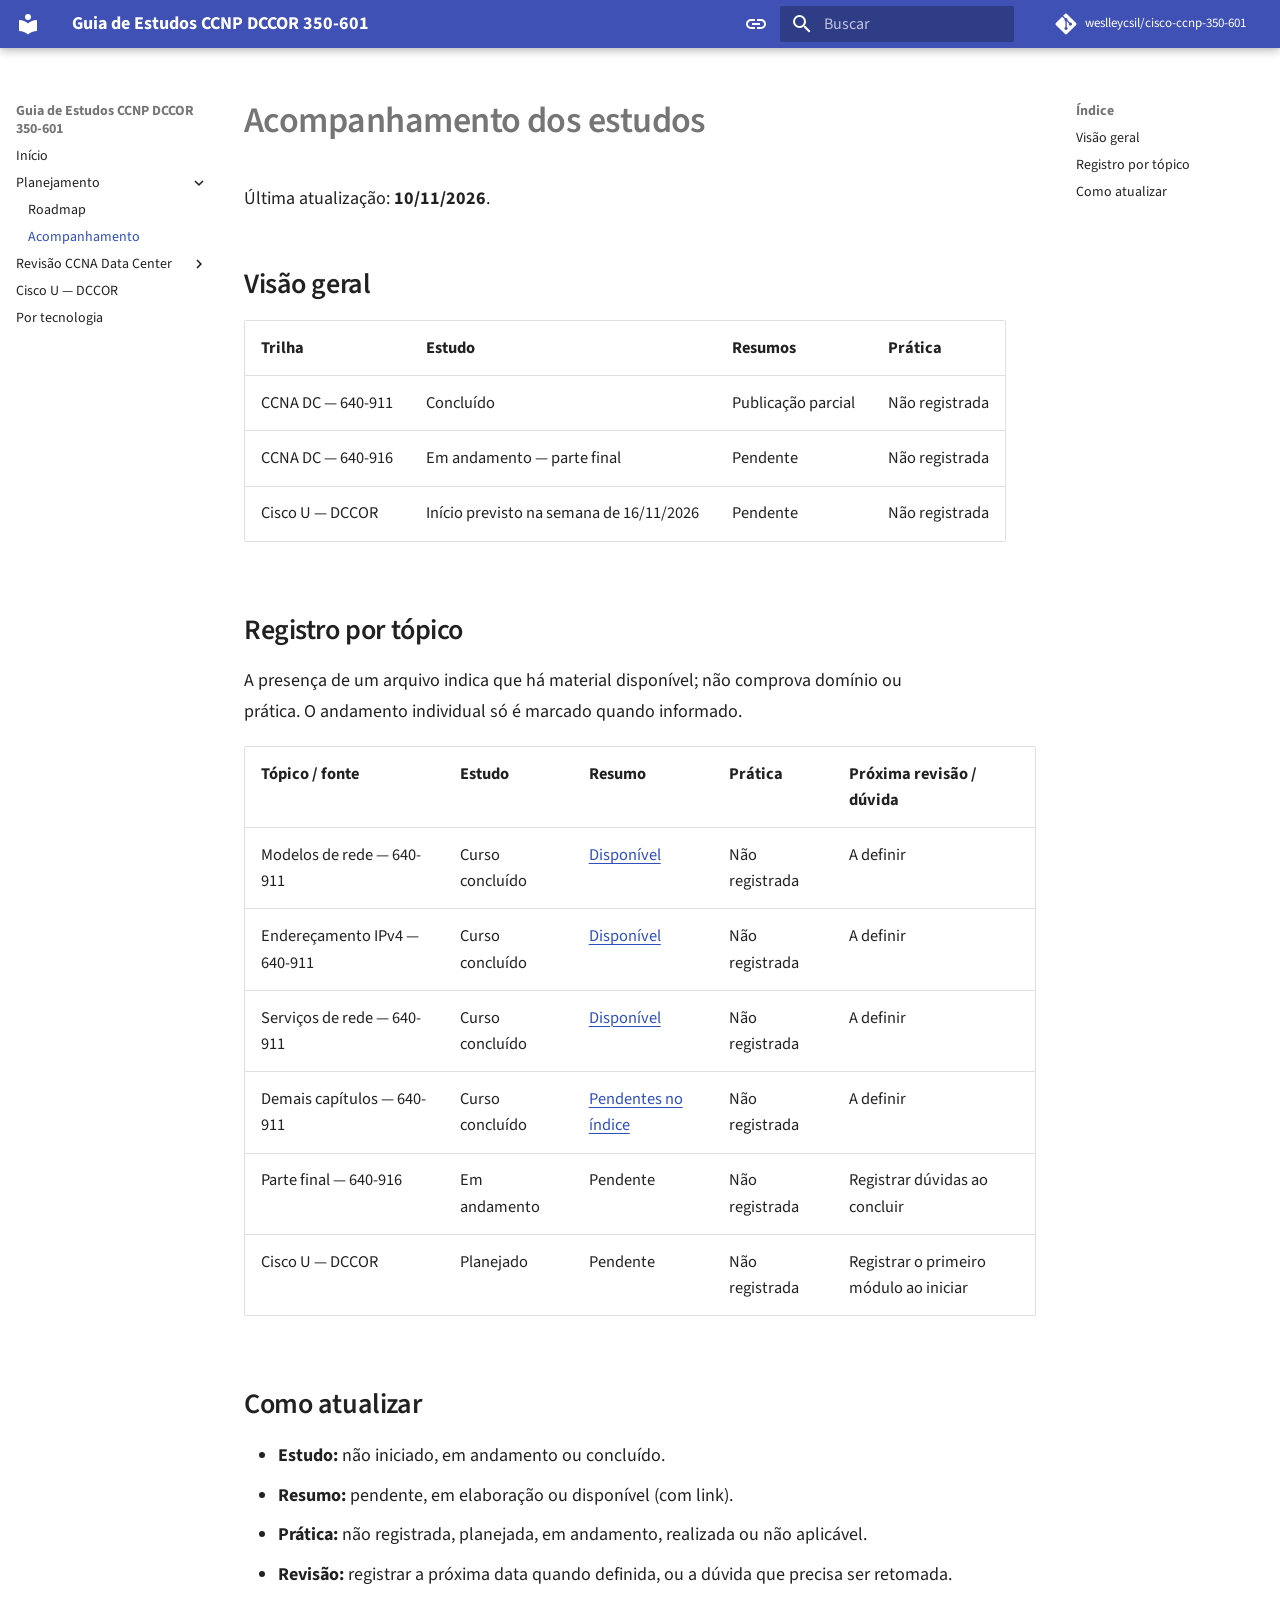
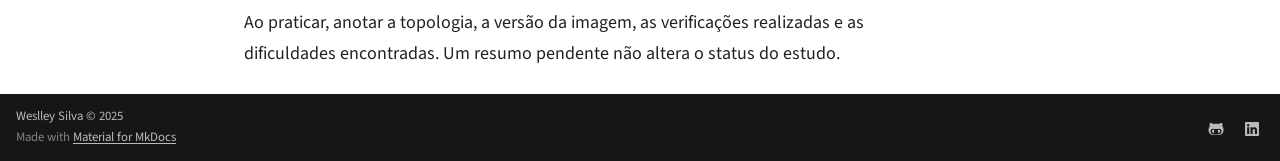
<file: progress/index.html>
<!doctype html>
<html lang="pt" class="no-js">
  <head>
    
      <meta charset="utf-8">
      <meta name="viewport" content="width=device-width,initial-scale=1">
      
        <meta name="description" content="Guia de Estudos CCNP DCCOR 350-601">
      
      
        <meta name="author" content="Weslley Silva">
      
      
        <link rel="canonical" href="https://infra.expert/cisco-ccnp-350-601/progress/">
      
      
        <link rel="prev" href="../roadmap/">
      
      
        <link rel="next" href="../revisao-ccna-dc/">
      
      
        
      
      
      <link rel="icon" href="../assets/images/favicon.png">
      <meta name="generator" content="mkdocs-1.6.1, mkdocs-material-9.8.1">
    
    
      
        <title>Acompanhamento - Guia de Estudos CCNP DCCOR 350-601</title>
      
    
    
      <link rel="stylesheet" href="../assets/stylesheets/main.57a0d79d.min.css">
      
        
        <link rel="stylesheet" href="../assets/stylesheets/palette.fb2fffe2.min.css">
      
      


    
    
      
    
    
      
        
        
        <link rel="preconnect" href="https://fonts.gstatic.com" crossorigin>
        <link rel="stylesheet" href="https://fonts.googleapis.com/css?family=Source+Sans+3:300,300i,400,400i,700,700i%7CRoboto+Mono:400,400i,700,700i&display=fallback">
        <style>:root{--md-text-font:"Source Sans 3";--md-code-font:"Roboto Mono"}</style>
      
    
    
      <link rel="stylesheet" href="../stylesheets/reading.css">
    
    <script>__md_scope=new URL("..",location),__md_hash=e=>[...e].reduce(((e,_)=>(e<<5)-e+_.charCodeAt(0)),0),__md_get=(e,_=localStorage,t=__md_scope)=>JSON.parse(_.getItem(t.pathname+"."+e)),__md_set=(e,_,t=localStorage,a=__md_scope)=>{try{t.setItem(a.pathname+"."+e,JSON.stringify(_))}catch(e){}}</script>
    
      

    
    
  </head>
  
  
    
    
      
    
    
    
    
    <body dir="ltr" data-md-color-scheme="default" data-md-color-primary="indigo" data-md-color-accent="indigo">
  
    
    <input class="md-toggle" data-md-toggle="drawer" type="checkbox" id="__drawer" autocomplete="off">
    <input class="md-toggle" data-md-toggle="search" type="checkbox" id="__search" autocomplete="off">
    <label class="md-overlay" for="__drawer"></label>
    <div data-md-component="skip">
      
        
        <a href="#acompanhamento-dos-estudos" class="md-skip">
          Pular para conteúdo
        </a>
      
    </div>
    <div data-md-component="announce">
      
    </div>
    
    
      

  

<header class="md-header md-header--shadow" data-md-component="header">
  <nav class="md-header__inner md-grid" aria-label="Cabeçalho">
    <a href=".." title="Guia de Estudos CCNP DCCOR 350-601" class="md-header__button md-logo" aria-label="Guia de Estudos CCNP DCCOR 350-601" data-md-component="logo">
      
  
  <svg xmlns="http://www.w3.org/2000/svg" viewBox="0 0 24 24"><path d="M12 8a3 3 0 0 0 3-3 3 3 0 0 0-3-3 3 3 0 0 0-3 3 3 3 0 0 0 3 3m0 3.54C9.64 9.35 6.5 8 3 8v11c3.5 0 6.64 1.35 9 3.54 2.36-2.19 5.5-3.54 9-3.54V8c-3.5 0-6.64 1.35-9 3.54"/></svg>

    </a>
    <label class="md-header__button md-icon" for="__drawer">
      
      <svg xmlns="http://www.w3.org/2000/svg" viewBox="0 0 24 24"><path d="M3 6h18v2H3zm0 5h18v2H3zm0 5h18v2H3z"/></svg>
    </label>
    <div class="md-header__title" data-md-component="header-title">
      <div class="md-header__ellipsis">
        <div class="md-header__topic">
          <span class="md-ellipsis">
            Guia de Estudos CCNP DCCOR 350-601
          </span>
        </div>
        <div class="md-header__topic" data-md-component="header-topic">
          <span class="md-ellipsis">
            
              Acompanhamento
            
          </span>
        </div>
      </div>
    </div>
    
      
        <form class="md-header__option" data-md-component="palette">
  
    
    
    
    <input class="md-option" data-md-color-media="(prefers-color-scheme)" data-md-color-scheme="default" data-md-color-primary="indigo" data-md-color-accent="indigo"  aria-label="Switch to light mode"  type="radio" name="__palette" id="__palette_0">
    
      <label class="md-header__button md-icon" title="Switch to light mode" for="__palette_1" hidden>
        <svg xmlns="http://www.w3.org/2000/svg" viewBox="0 0 24 24"><path d="M3.9 12c0-1.71 1.39-3.1 3.1-3.1h4V7H7a5 5 0 0 0-5 5 5 5 0 0 0 5 5h4v-1.9H7c-1.71 0-3.1-1.39-3.1-3.1M8 13h8v-2H8zm9-6h-4v1.9h4c1.71 0 3.1 1.39 3.1 3.1s-1.39 3.1-3.1 3.1h-4V17h4a5 5 0 0 0 5-5 5 5 0 0 0-5-5"/></svg>
      </label>
    
  
    
    
    
    <input class="md-option" data-md-color-media="(prefers-color-scheme: light)" data-md-color-scheme="default" data-md-color-primary="indigo" data-md-color-accent="indigo"  aria-label="Switch to dark mode"  type="radio" name="__palette" id="__palette_1">
    
      <label class="md-header__button md-icon" title="Switch to dark mode" for="__palette_2" hidden>
        <svg xmlns="http://www.w3.org/2000/svg" viewBox="0 0 24 24"><path d="M17 7H7a5 5 0 0 0-5 5 5 5 0 0 0 5 5h10a5 5 0 0 0 5-5 5 5 0 0 0-5-5m0 8a3 3 0 0 1-3-3 3 3 0 0 1 3-3 3 3 0 0 1 3 3 3 3 0 0 1-3 3"/></svg>
      </label>
    
  
    
    
    
    <input class="md-option" data-md-color-media="(prefers-color-scheme: dark)" data-md-color-scheme="slate" data-md-color-primary="black" data-md-color-accent="indigo"  aria-label="Switch to system preference"  type="radio" name="__palette" id="__palette_2">
    
      <label class="md-header__button md-icon" title="Switch to system preference" for="__palette_0" hidden>
        <svg xmlns="http://www.w3.org/2000/svg" viewBox="0 0 24 24"><path d="M17 7H7a5 5 0 0 0-5 5 5 5 0 0 0 5 5h10a5 5 0 0 0 5-5 5 5 0 0 0-5-5M7 15a3 3 0 0 1-3-3 3 3 0 0 1 3-3 3 3 0 0 1 3 3 3 3 0 0 1-3 3"/></svg>
      </label>
    
  
</form>
      
    
    
      <script>var palette=__md_get("__palette");if(palette&&palette.color){if("(prefers-color-scheme)"===palette.color.media){var media=matchMedia("(prefers-color-scheme: light)"),input=document.querySelector(media.matches?"[data-md-color-media='(prefers-color-scheme: light)']":"[data-md-color-media='(prefers-color-scheme: dark)']");palette.color.media=input.getAttribute("data-md-color-media"),palette.color.scheme=input.getAttribute("data-md-color-scheme"),palette.color.primary=input.getAttribute("data-md-color-primary"),palette.color.accent=input.getAttribute("data-md-color-accent")}for(var[key,value]of Object.entries(palette.color))document.body.setAttribute("data-md-color-"+key,value)}</script>
    
    
    
      
      
        <label class="md-header__button md-icon" for="__search">
          
          <svg xmlns="http://www.w3.org/2000/svg" viewBox="0 0 24 24"><path d="M9.5 3A6.5 6.5 0 0 1 16 9.5c0 1.61-.59 3.09-1.56 4.23l.27.27h.79l5 5-1.5 1.5-5-5v-.79l-.27-.27A6.52 6.52 0 0 1 9.5 16 6.5 6.5 0 0 1 3 9.5 6.5 6.5 0 0 1 9.5 3m0 2C7 5 5 7 5 9.5S7 14 9.5 14 14 12 14 9.5 12 5 9.5 5"/></svg>
        </label>
        <div class="md-search" data-md-component="search" role="dialog">
  <label class="md-search__overlay" for="__search"></label>
  <div class="md-search__inner" role="search">
    <form class="md-search__form" name="search">
      <input type="text" class="md-search__input" name="query" aria-label="Buscar" placeholder="Buscar" autocapitalize="off" autocorrect="off" autocomplete="off" spellcheck="false" data-md-component="search-query" required>
      <label class="md-search__icon md-icon" for="__search">
        
        <svg xmlns="http://www.w3.org/2000/svg" viewBox="0 0 24 24"><path d="M9.5 3A6.5 6.5 0 0 1 16 9.5c0 1.61-.59 3.09-1.56 4.23l.27.27h.79l5 5-1.5 1.5-5-5v-.79l-.27-.27A6.52 6.52 0 0 1 9.5 16 6.5 6.5 0 0 1 3 9.5 6.5 6.5 0 0 1 9.5 3m0 2C7 5 5 7 5 9.5S7 14 9.5 14 14 12 14 9.5 12 5 9.5 5"/></svg>
        
        <svg xmlns="http://www.w3.org/2000/svg" viewBox="0 0 24 24"><path d="M20 11v2H8l5.5 5.5-1.42 1.42L4.16 12l7.92-7.92L13.5 5.5 8 11z"/></svg>
      </label>
      <nav class="md-search__options" aria-label="Pesquisar">
        
        <button type="reset" class="md-search__icon md-icon" title="Limpar" aria-label="Limpar" tabindex="-1">
          
          <svg xmlns="http://www.w3.org/2000/svg" viewBox="0 0 24 24"><path d="M19 6.41 17.59 5 12 10.59 6.41 5 5 6.41 10.59 12 5 17.59 6.41 19 12 13.41 17.59 19 19 17.59 13.41 12z"/></svg>
        </button>
      </nav>
      
    </form>
    <div class="md-search__output">
      <div class="md-search__scrollwrap" tabindex="0" data-md-scrollfix>
        <div class="md-search-result" data-md-component="search-result">
          <div class="md-search-result__meta">
            Inicializando busca
          </div>
          <ol class="md-search-result__list" role="presentation"></ol>
        </div>
      </div>
    </div>
  </div>
</div>
      
    
    
      <div class="md-header__source">
        <a href="https://github.com/weslleycsil/cisco-ccnp-350-601" title="Ir para repositório" class="md-source" data-md-component="source">
  <div class="md-source__icon md-icon">
    
    <svg xmlns="http://www.w3.org/2000/svg" viewBox="0 0 448 512"><!--! Font Awesome Free 7.1.0 by @fontawesome - https://fontawesome.com License - https://fontawesome.com/license/free (Icons: CC BY 4.0, Fonts: SIL OFL 1.1, Code: MIT License) Copyright 2025 Fonticons, Inc.--><path d="M439.6 236.1 244 40.5c-5.4-5.5-12.8-8.5-20.4-8.5s-15 3-20.4 8.4L162.5 81l51.5 51.5c27.1-9.1 52.7 16.8 43.4 43.7l49.7 49.7c34.2-11.8 61.2 31 35.5 56.7-26.5 26.5-70.2-2.9-56-37.3L240.3 199v121.9c25.3 12.5 22.3 41.8 9.1 55-6.4 6.4-15.2 10.1-24.3 10.1s-17.8-3.6-24.3-10.1c-17.6-17.6-11.1-46.9 11.2-56v-123c-20.8-8.5-24.6-30.7-18.6-45L142.6 101 8.5 235.1C3 240.6 0 247.9 0 255.5s3 15 8.5 20.4l195.6 195.7c5.4 5.4 12.7 8.4 20.4 8.4s15-3 20.4-8.4l194.7-194.7c5.4-5.4 8.4-12.8 8.4-20.4s-3-15-8.4-20.4"/></svg>
  </div>
  <div class="md-source__repository">
    weslleycsil/cisco-ccnp-350-601
  </div>
</a>
      </div>
    
  </nav>
  
</header>
    
    <div class="md-container" data-md-component="container">
      
      
        
          
        
      
      <main class="md-main" data-md-component="main">
        <div class="md-main__inner md-grid">
          
            
              
              <div class="md-sidebar md-sidebar--primary" data-md-component="sidebar" data-md-type="navigation" >
                <div class="md-sidebar__scrollwrap">
                  <div class="md-sidebar__inner">
                    



<nav class="md-nav md-nav--primary" aria-label="Navegação" data-md-level="0">
  <label class="md-nav__title" for="__drawer">
    <a href=".." title="Guia de Estudos CCNP DCCOR 350-601" class="md-nav__button md-logo" aria-label="Guia de Estudos CCNP DCCOR 350-601" data-md-component="logo">
      
  
  <svg xmlns="http://www.w3.org/2000/svg" viewBox="0 0 24 24"><path d="M12 8a3 3 0 0 0 3-3 3 3 0 0 0-3-3 3 3 0 0 0-3 3 3 3 0 0 0 3 3m0 3.54C9.64 9.35 6.5 8 3 8v11c3.5 0 6.64 1.35 9 3.54 2.36-2.19 5.5-3.54 9-3.54V8c-3.5 0-6.64 1.35-9 3.54"/></svg>

    </a>
    Guia de Estudos CCNP DCCOR 350-601
  </label>
  
    <div class="md-nav__source">
      <a href="https://github.com/weslleycsil/cisco-ccnp-350-601" title="Ir para repositório" class="md-source" data-md-component="source">
  <div class="md-source__icon md-icon">
    
    <svg xmlns="http://www.w3.org/2000/svg" viewBox="0 0 448 512"><!--! Font Awesome Free 7.1.0 by @fontawesome - https://fontawesome.com License - https://fontawesome.com/license/free (Icons: CC BY 4.0, Fonts: SIL OFL 1.1, Code: MIT License) Copyright 2025 Fonticons, Inc.--><path d="M439.6 236.1 244 40.5c-5.4-5.5-12.8-8.5-20.4-8.5s-15 3-20.4 8.4L162.5 81l51.5 51.5c27.1-9.1 52.7 16.8 43.4 43.7l49.7 49.7c34.2-11.8 61.2 31 35.5 56.7-26.5 26.5-70.2-2.9-56-37.3L240.3 199v121.9c25.3 12.5 22.3 41.8 9.1 55-6.4 6.4-15.2 10.1-24.3 10.1s-17.8-3.6-24.3-10.1c-17.6-17.6-11.1-46.9 11.2-56v-123c-20.8-8.5-24.6-30.7-18.6-45L142.6 101 8.5 235.1C3 240.6 0 247.9 0 255.5s3 15 8.5 20.4l195.6 195.7c5.4 5.4 12.7 8.4 20.4 8.4s15-3 20.4-8.4l194.7-194.7c5.4-5.4 8.4-12.8 8.4-20.4s-3-15-8.4-20.4"/></svg>
  </div>
  <div class="md-source__repository">
    weslleycsil/cisco-ccnp-350-601
  </div>
</a>
    </div>
  
  <ul class="md-nav__list" data-md-scrollfix>
    
      
      
  
  
  
  
    <li class="md-nav__item">
      <a href=".." class="md-nav__link">
        
  
  
  <span class="md-ellipsis">
    
  
    Início
  

    
  </span>
  
  

      </a>
    </li>
  

    
      
      
  
  
    
  
  
  
    
    
    
    
    
    <li class="md-nav__item md-nav__item--active md-nav__item--nested">
      
        
        
        <input class="md-nav__toggle md-toggle " type="checkbox" id="__nav_2" checked>
        
          
          <label class="md-nav__link" for="__nav_2" id="__nav_2_label" tabindex="0">
            
  
  
  <span class="md-ellipsis">
    
  
    Planejamento
  

    
  </span>
  
  

            <span class="md-nav__icon md-icon"></span>
          </label>
        
        <nav class="md-nav" data-md-level="1" aria-labelledby="__nav_2_label" aria-expanded="true">
          <label class="md-nav__title" for="__nav_2">
            <span class="md-nav__icon md-icon"></span>
            
  
    Planejamento
  

          </label>
          <ul class="md-nav__list" data-md-scrollfix>
            
              
                
  
  
  
  
    <li class="md-nav__item">
      <a href="../roadmap/" class="md-nav__link">
        
  
  
  <span class="md-ellipsis">
    
  
    Roadmap
  

    
  </span>
  
  

      </a>
    </li>
  

              
            
              
                
  
  
    
  
  
  
    <li class="md-nav__item md-nav__item--active">
      
      <input class="md-nav__toggle md-toggle" type="checkbox" id="__toc">
      
      
        
      
      
        <label class="md-nav__link md-nav__link--active" for="__toc">
          
  
  
  <span class="md-ellipsis">
    
  
    Acompanhamento
  

    
  </span>
  
  

          <span class="md-nav__icon md-icon"></span>
        </label>
      
      <a href="./" class="md-nav__link md-nav__link--active">
        
  
  
  <span class="md-ellipsis">
    
  
    Acompanhamento
  

    
  </span>
  
  

      </a>
      
        

<nav class="md-nav md-nav--secondary" aria-label="Índice">
  
  
  
    
  
  
    <label class="md-nav__title" for="__toc">
      <span class="md-nav__icon md-icon"></span>
      Índice
    </label>
    <ul class="md-nav__list" data-md-component="toc" data-md-scrollfix>
      
        <li class="md-nav__item">
  <a href="#visao-geral" class="md-nav__link">
    <span class="md-ellipsis">
      
        Visão geral
      
    </span>
  </a>
  
</li>
      
        <li class="md-nav__item">
  <a href="#registro-por-topico" class="md-nav__link">
    <span class="md-ellipsis">
      
        Registro por tópico
      
    </span>
  </a>
  
</li>
      
        <li class="md-nav__item">
  <a href="#como-atualizar" class="md-nav__link">
    <span class="md-ellipsis">
      
        Como atualizar
      
    </span>
  </a>
  
</li>
      
    </ul>
  
</nav>
      
    </li>
  

              
            
          </ul>
        </nav>
      
    </li>
  

    
      
      
  
  
  
  
    
    
    
    
    
    <li class="md-nav__item md-nav__item--nested">
      
        
        
        <input class="md-nav__toggle md-toggle " type="checkbox" id="__nav_3" >
        
          
          <label class="md-nav__link" for="__nav_3" id="__nav_3_label" tabindex="0">
            
  
  
  <span class="md-ellipsis">
    
  
    Revisão CCNA Data Center
  

    
  </span>
  
  

            <span class="md-nav__icon md-icon"></span>
          </label>
        
        <nav class="md-nav" data-md-level="1" aria-labelledby="__nav_3_label" aria-expanded="false">
          <label class="md-nav__title" for="__nav_3">
            <span class="md-nav__icon md-icon"></span>
            
  
    Revisão CCNA Data Center
  

          </label>
          <ul class="md-nav__list" data-md-scrollfix>
            
              
                
  
  
  
  
    <li class="md-nav__item">
      <a href="../revisao-ccna-dc/" class="md-nav__link">
        
  
  
  <span class="md-ellipsis">
    
  
    Visão geral
  

    
  </span>
  
  

      </a>
    </li>
  

              
            
              
                
  
  
  
  
    
    
    
    
    
    <li class="md-nav__item md-nav__item--nested">
      
        
        
        <input class="md-nav__toggle md-toggle " type="checkbox" id="__nav_3_2" >
        
          
          <label class="md-nav__link" for="__nav_3_2" id="__nav_3_2_label" tabindex="0">
            
  
  
  <span class="md-ellipsis">
    
  
    DCICN 640-911
  

    
  </span>
  
  

            <span class="md-nav__icon md-icon"></span>
          </label>
        
        <nav class="md-nav" data-md-level="2" aria-labelledby="__nav_3_2_label" aria-expanded="false">
          <label class="md-nav__title" for="__nav_3_2">
            <span class="md-nav__icon md-icon"></span>
            
  
    DCICN 640-911
  

          </label>
          <ul class="md-nav__list" data-md-scrollfix>
            
              
                
  
  
  
  
    <li class="md-nav__item">
      <a href="../revisao-ccna-dc/640-911/" class="md-nav__link">
        
  
  
  <span class="md-ellipsis">
    
  
    Introdução
  

    
  </span>
  
  

      </a>
    </li>
  

              
            
              
                
  
  
  
  
    <li class="md-nav__item">
      <a href="../revisao-ccna-dc/640-911/modelos-de-rede/" class="md-nav__link">
        
  
  
  <span class="md-ellipsis">
    
  
    Modelos de rede
  

    
  </span>
  
  

      </a>
    </li>
  

              
            
              
                
  
  
  
  
    <li class="md-nav__item">
      <a href="../revisao-ccna-dc/640-911/enderecamento-ipv4/" class="md-nav__link">
        
  
  
  <span class="md-ellipsis">
    
  
    Endereçamento IPv4
  

    
  </span>
  
  

      </a>
    </li>
  

              
            
              
                
  
  
  
  
    <li class="md-nav__item">
      <a href="../revisao-ccna-dc/640-911/servicos-de-rede/" class="md-nav__link">
        
  
  
  <span class="md-ellipsis">
    
  
    Serviços de rede
  

    
  </span>
  
  

      </a>
    </li>
  

              
            
          </ul>
        </nav>
      
    </li>
  

              
            
          </ul>
        </nav>
      
    </li>
  

    
      
      
  
  
  
  
    <li class="md-nav__item">
      <a href="../cisco-u/" class="md-nav__link">
        
  
  
  <span class="md-ellipsis">
    
  
    Cisco U — DCCOR
  

    
  </span>
  
  

      </a>
    </li>
  

    
      
      
  
  
  
  
    <li class="md-nav__item">
      <a href="../tecnologias/" class="md-nav__link">
        
  
  
  <span class="md-ellipsis">
    
  
    Por tecnologia
  

    
  </span>
  
  

      </a>
    </li>
  

    
  </ul>
</nav>
                  </div>
                </div>
              </div>
            
            
              
              <div class="md-sidebar md-sidebar--secondary" data-md-component="sidebar" data-md-type="toc" >
                <div class="md-sidebar__scrollwrap">
                  <div class="md-sidebar__inner">
                    

<nav class="md-nav md-nav--secondary" aria-label="Índice">
  
  
  
    
  
  
    <label class="md-nav__title" for="__toc">
      <span class="md-nav__icon md-icon"></span>
      Índice
    </label>
    <ul class="md-nav__list" data-md-component="toc" data-md-scrollfix>
      
        <li class="md-nav__item">
  <a href="#visao-geral" class="md-nav__link">
    <span class="md-ellipsis">
      
        Visão geral
      
    </span>
  </a>
  
</li>
      
        <li class="md-nav__item">
  <a href="#registro-por-topico" class="md-nav__link">
    <span class="md-ellipsis">
      
        Registro por tópico
      
    </span>
  </a>
  
</li>
      
        <li class="md-nav__item">
  <a href="#como-atualizar" class="md-nav__link">
    <span class="md-ellipsis">
      
        Como atualizar
      
    </span>
  </a>
  
</li>
      
    </ul>
  
</nav>
                  </div>
                </div>
              </div>
            
          
          
            <div class="md-content" data-md-component="content">
              
              <article class="md-content__inner md-typeset">
                
                  


  
  


<h1 id="acompanhamento-dos-estudos">Acompanhamento dos estudos<a class="headerlink" href="#acompanhamento-dos-estudos" title="Permanent link">&para;</a></h1>
<p>Última atualização: <strong>10/11/2026</strong>.</p>
<h2 id="visao-geral">Visão geral<a class="headerlink" href="#visao-geral" title="Permanent link">&para;</a></h2>
<table>
<thead>
<tr>
<th>Trilha</th>
<th>Estudo</th>
<th>Resumos</th>
<th>Prática</th>
</tr>
</thead>
<tbody>
<tr>
<td>CCNA DC — 640-911</td>
<td>Concluído</td>
<td>Publicação parcial</td>
<td>Não registrada</td>
</tr>
<tr>
<td>CCNA DC — 640-916</td>
<td>Em andamento — parte final</td>
<td>Pendente</td>
<td>Não registrada</td>
</tr>
<tr>
<td>Cisco U — DCCOR</td>
<td>Início previsto na semana de 16/11/2026</td>
<td>Pendente</td>
<td>Não registrada</td>
</tr>
</tbody>
</table>
<h2 id="registro-por-topico">Registro por tópico<a class="headerlink" href="#registro-por-topico" title="Permanent link">&para;</a></h2>
<p>A presença de um arquivo indica que há material disponível; não comprova domínio ou prática. O andamento individual só é marcado quando informado.</p>
<table>
<thead>
<tr>
<th>Tópico / fonte</th>
<th>Estudo</th>
<th>Resumo</th>
<th>Prática</th>
<th>Próxima revisão / dúvida</th>
</tr>
</thead>
<tbody>
<tr>
<td>Modelos de rede — 640-911</td>
<td>Curso concluído</td>
<td><a href="../revisao-ccna-dc/640-911/modelos-de-rede/">Disponível</a></td>
<td>Não registrada</td>
<td>A definir</td>
</tr>
<tr>
<td>Endereçamento IPv4 — 640-911</td>
<td>Curso concluído</td>
<td><a href="../revisao-ccna-dc/640-911/enderecamento-ipv4/">Disponível</a></td>
<td>Não registrada</td>
<td>A definir</td>
</tr>
<tr>
<td>Serviços de rede — 640-911</td>
<td>Curso concluído</td>
<td><a href="../revisao-ccna-dc/640-911/servicos-de-rede/">Disponível</a></td>
<td>Não registrada</td>
<td>A definir</td>
</tr>
<tr>
<td>Demais capítulos — 640-911</td>
<td>Curso concluído</td>
<td><a href="../revisao-ccna-dc/640-911/">Pendentes no índice</a></td>
<td>Não registrada</td>
<td>A definir</td>
</tr>
<tr>
<td>Parte final — 640-916</td>
<td>Em andamento</td>
<td>Pendente</td>
<td>Não registrada</td>
<td>Registrar dúvidas ao concluir</td>
</tr>
<tr>
<td>Cisco U — DCCOR</td>
<td>Planejado</td>
<td>Pendente</td>
<td>Não registrada</td>
<td>Registrar o primeiro módulo ao iniciar</td>
</tr>
</tbody>
</table>
<h2 id="como-atualizar">Como atualizar<a class="headerlink" href="#como-atualizar" title="Permanent link">&para;</a></h2>
<ul>
<li><strong>Estudo:</strong> não iniciado, em andamento ou concluído.</li>
<li><strong>Resumo:</strong> pendente, em elaboração ou disponível (com link).</li>
<li><strong>Prática:</strong> não registrada, planejada, em andamento, realizada ou não aplicável.</li>
<li><strong>Revisão:</strong> registrar a próxima data quando definida, ou a dúvida que precisa ser retomada.</li>
</ul>
<p>Ao praticar, anotar a topologia, a versão da imagem, as verificações realizadas e as dificuldades encontradas. Um resumo pendente não altera o status do estudo.</p>












                
              </article>
            </div>
          
          
<script>var target=document.getElementById(location.hash.slice(1));target&&target.name&&(target.checked=target.name.startsWith("__tabbed_"))</script>
        </div>
        
      </main>
      
        <footer class="md-footer">
  
  <div class="md-footer-meta md-typeset">
    <div class="md-footer-meta__inner md-grid">
      <div class="md-copyright">
  
    <div class="md-copyright__highlight">
      Weslley Silva &copy; 2025
    </div>
  
  
    Made with
    <a href="https://squidfunk.github.io/mkdocs-material/" target="_blank" rel="noopener">
      Material for MkDocs
    </a>
  
</div>
      
        
<div class="md-social">
  
    
    
    
    
      
      
    
    <a href="https://github.com/weslleycsil" target="_blank" rel="noopener" title="github.com" class="md-social__link">
      <svg xmlns="http://www.w3.org/2000/svg" viewBox="0 0 512 512"><!--! Font Awesome Free 7.1.0 by @fontawesome - https://fontawesome.com License - https://fontawesome.com/license/free (Icons: CC BY 4.0, Fonts: SIL OFL 1.1, Code: MIT License) Copyright 2025 Fonticons, Inc.--><path d="M202.1 328.7c0 20.9-10.9 55.1-36.7 55.1s-36.7-34.2-36.7-55.1 10.9-55.1 36.7-55.1 36.7 34.2 36.7 55.1M496 278.2c0 31.9-3.2 65.7-17.5 95-37.9 76.6-142.1 74.8-216.7 74.8-75.8 0-186.2 2.7-225.6-74.8-14.6-29-20.2-63.1-20.2-95 0-41.9 13.9-81.5 41.5-113.6-5.2-15.8-7.7-32.4-7.7-48.8 0-21.5 4.9-32.3 14.6-51.8 45.3 0 74.3 9 108.8 36 29-6.9 58.8-10 88.7-10 27 0 54.2 2.9 80.4 9.2 34-26.7 63-35.2 107.8-35.2 9.8 19.5 14.6 30.3 14.6 51.8 0 16.4-2.6 32.7-7.7 48.2 27.5 32.4 39 72.3 39 114.2m-64.3 50.5c0-43.9-26.7-82.6-73.5-82.6-18.9 0-37 3.4-56 6-14.9 2.3-29.8 3.2-45.1 3.2-15.2 0-30.1-.9-45.1-3.2-18.7-2.6-37-6-56-6-46.8 0-73.5 38.7-73.5 82.6 0 87.8 80.4 101.3 150.4 101.3h48.2c70.3 0 150.6-13.4 150.6-101.3m-82.6-55.1c-25.8 0-36.7 34.2-36.7 55.1s10.9 55.1 36.7 55.1 36.7-34.2 36.7-55.1-10.9-55.1-36.7-55.1"/></svg>
    </a>
  
    
    
    
    
      
      
    
    <a href="https://linkedin.com/in/weslleycsil" target="_blank" rel="noopener" title="linkedin.com" class="md-social__link">
      <svg xmlns="http://www.w3.org/2000/svg" viewBox="0 0 448 512"><!--! Font Awesome Free 7.1.0 by @fontawesome - https://fontawesome.com License - https://fontawesome.com/license/free (Icons: CC BY 4.0, Fonts: SIL OFL 1.1, Code: MIT License) Copyright 2025 Fonticons, Inc.--><path d="M416 32H31.9C14.3 32 0 46.5 0 64.3v383.4C0 465.5 14.3 480 31.9 480H416c17.6 0 32-14.5 32-32.3V64.3c0-17.8-14.4-32.3-32-32.3M135.4 416H69V202.2h66.5V416zM102.2 96a38.5 38.5 0 1 1 0 77 38.5 38.5 0 1 1 0-77m282.1 320h-66.4V312c0-24.8-.5-56.7-34.5-56.7-34.6 0-39.9 27-39.9 54.9V416h-66.4V202.2h63.7v29.2h.9c8.9-16.8 30.6-34.5 62.9-34.5 67.2 0 79.7 44.3 79.7 101.9z"/></svg>
    </a>
  
</div>
      
    </div>
  </div>
</footer>
      
    </div>
    <div class="md-dialog" data-md-component="dialog">
      <div class="md-dialog__inner md-typeset"></div>
    </div>
    
    
    
      
      
      <script id="__config" type="application/json">{"annotate": null, "base": "..", "features": [], "search": "../assets/javascripts/workers/search.a7633da7.min.js", "tags": null, "translations": {"clipboard.copied": "Copiado para \u00e1rea de transfer\u00eancia", "clipboard.copy": "Copiar para \u00e1rea de transfer\u00eancia", "search.result.more.one": "mais 1 nesta p\u00e1gina", "search.result.more.other": "# mais nesta p\u00e1gina", "search.result.none": "Nenhum documento encontrado", "search.result.one": "1 documento encontrado", "search.result.other": "# documentos encontrados", "search.result.placeholder": "Digite para iniciar a busca", "search.result.term.missing": "Ausente", "select.version": "Selecione a vers\u00e3o"}, "version": null}</script>
    
    
      <script src="../assets/javascripts/bundle.a5f9d56c.min.js"></script>
      
    
  </body>
</html>
</file>
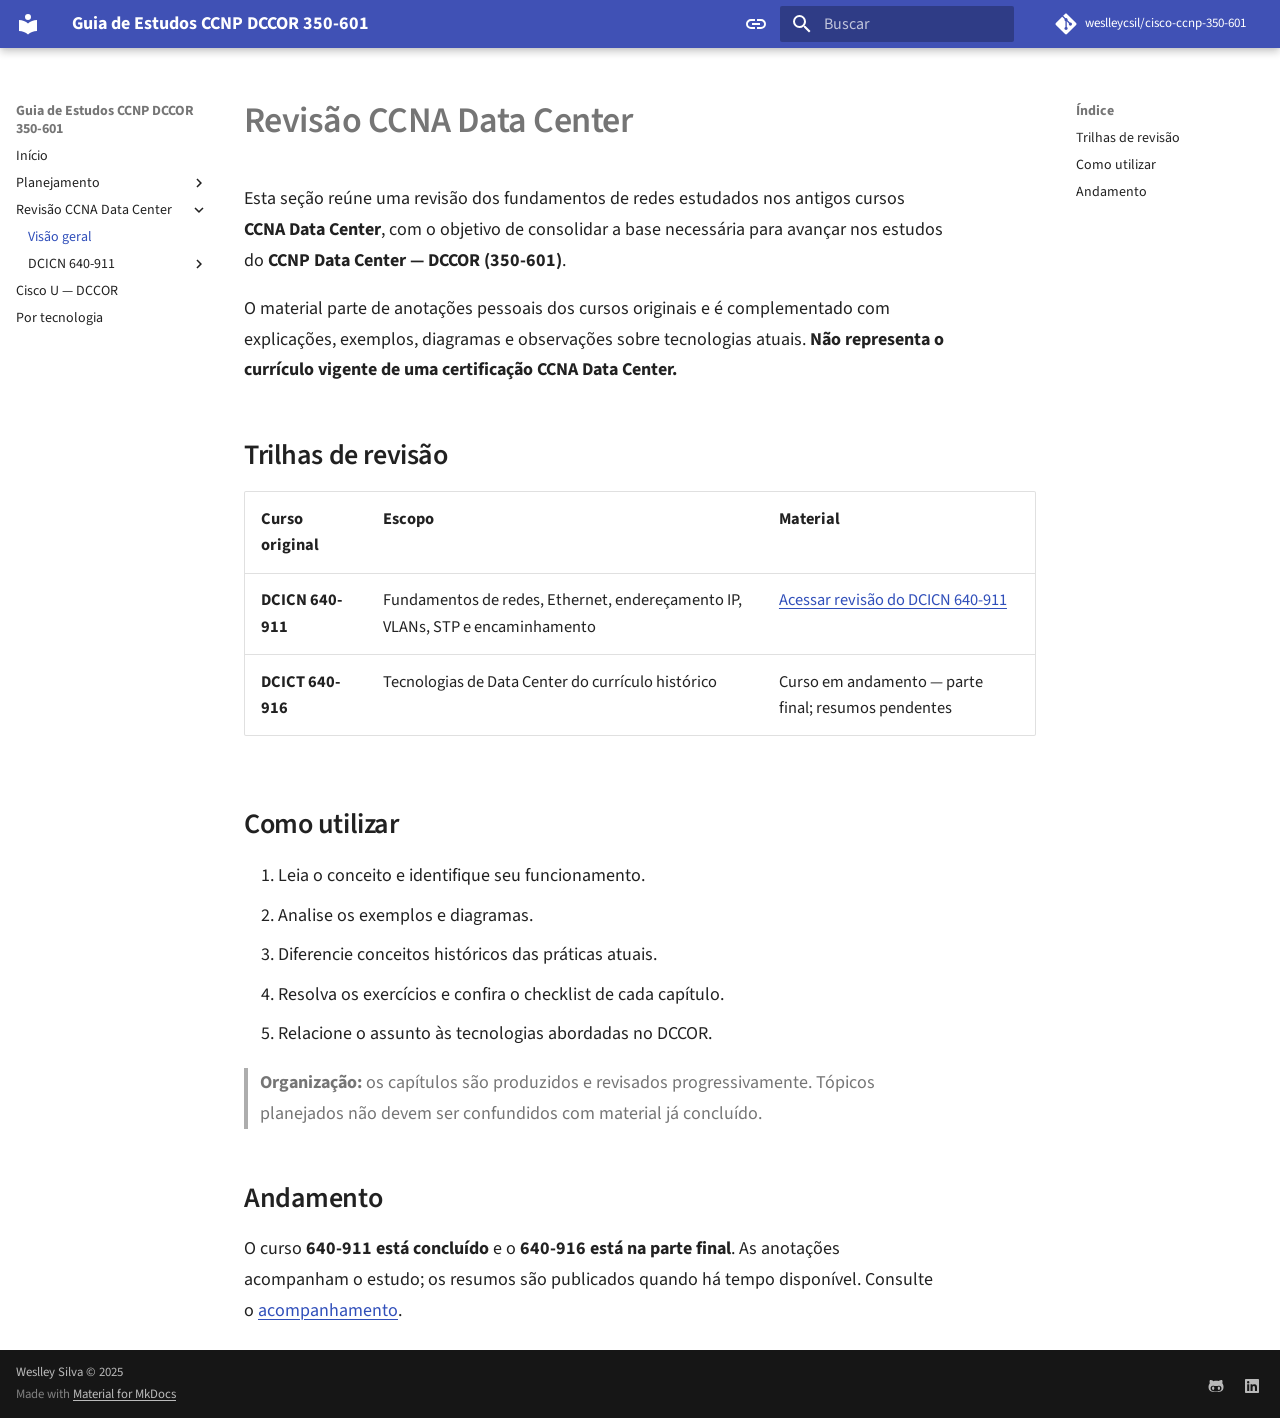
<file: revisao-ccna-dc/index.html>
<!doctype html>
<html lang="pt" class="no-js">
  <head>
    
      <meta charset="utf-8">
      <meta name="viewport" content="width=device-width,initial-scale=1">
      
        <meta name="description" content="Guia de Estudos CCNP DCCOR 350-601">
      
      
        <meta name="author" content="Weslley Silva">
      
      
        <link rel="canonical" href="https://infra.expert/cisco-ccnp-350-601/revisao-ccna-dc/">
      
      
        <link rel="prev" href="../progress/">
      
      
        <link rel="next" href="640-911/">
      
      
        
      
      
      <link rel="icon" href="../assets/images/favicon.png">
      <meta name="generator" content="mkdocs-1.6.1, mkdocs-material-9.8.1">
    
    
      
        <title>Visão geral - Guia de Estudos CCNP DCCOR 350-601</title>
      
    
    
      <link rel="stylesheet" href="../assets/stylesheets/main.57a0d79d.min.css">
      
        
        <link rel="stylesheet" href="../assets/stylesheets/palette.fb2fffe2.min.css">
      
      


    
    
      
    
    
      
        
        
        <link rel="preconnect" href="https://fonts.gstatic.com" crossorigin>
        <link rel="stylesheet" href="https://fonts.googleapis.com/css?family=Source+Sans+3:300,300i,400,400i,700,700i%7CRoboto+Mono:400,400i,700,700i&display=fallback">
        <style>:root{--md-text-font:"Source Sans 3";--md-code-font:"Roboto Mono"}</style>
      
    
    
      <link rel="stylesheet" href="../stylesheets/reading.css">
    
    <script>__md_scope=new URL("..",location),__md_hash=e=>[...e].reduce(((e,_)=>(e<<5)-e+_.charCodeAt(0)),0),__md_get=(e,_=localStorage,t=__md_scope)=>JSON.parse(_.getItem(t.pathname+"."+e)),__md_set=(e,_,t=localStorage,a=__md_scope)=>{try{t.setItem(a.pathname+"."+e,JSON.stringify(_))}catch(e){}}</script>
    
      

    
    
  </head>
  
  
    
    
      
    
    
    
    
    <body dir="ltr" data-md-color-scheme="default" data-md-color-primary="indigo" data-md-color-accent="indigo">
  
    
    <input class="md-toggle" data-md-toggle="drawer" type="checkbox" id="__drawer" autocomplete="off">
    <input class="md-toggle" data-md-toggle="search" type="checkbox" id="__search" autocomplete="off">
    <label class="md-overlay" for="__drawer"></label>
    <div data-md-component="skip">
      
        
        <a href="#revisao-ccna-data-center" class="md-skip">
          Pular para conteúdo
        </a>
      
    </div>
    <div data-md-component="announce">
      
    </div>
    
    
      

  

<header class="md-header md-header--shadow" data-md-component="header">
  <nav class="md-header__inner md-grid" aria-label="Cabeçalho">
    <a href=".." title="Guia de Estudos CCNP DCCOR 350-601" class="md-header__button md-logo" aria-label="Guia de Estudos CCNP DCCOR 350-601" data-md-component="logo">
      
  
  <svg xmlns="http://www.w3.org/2000/svg" viewBox="0 0 24 24"><path d="M12 8a3 3 0 0 0 3-3 3 3 0 0 0-3-3 3 3 0 0 0-3 3 3 3 0 0 0 3 3m0 3.54C9.64 9.35 6.5 8 3 8v11c3.5 0 6.64 1.35 9 3.54 2.36-2.19 5.5-3.54 9-3.54V8c-3.5 0-6.64 1.35-9 3.54"/></svg>

    </a>
    <label class="md-header__button md-icon" for="__drawer">
      
      <svg xmlns="http://www.w3.org/2000/svg" viewBox="0 0 24 24"><path d="M3 6h18v2H3zm0 5h18v2H3zm0 5h18v2H3z"/></svg>
    </label>
    <div class="md-header__title" data-md-component="header-title">
      <div class="md-header__ellipsis">
        <div class="md-header__topic">
          <span class="md-ellipsis">
            Guia de Estudos CCNP DCCOR 350-601
          </span>
        </div>
        <div class="md-header__topic" data-md-component="header-topic">
          <span class="md-ellipsis">
            
              Visão geral
            
          </span>
        </div>
      </div>
    </div>
    
      
        <form class="md-header__option" data-md-component="palette">
  
    
    
    
    <input class="md-option" data-md-color-media="(prefers-color-scheme)" data-md-color-scheme="default" data-md-color-primary="indigo" data-md-color-accent="indigo"  aria-label="Switch to light mode"  type="radio" name="__palette" id="__palette_0">
    
      <label class="md-header__button md-icon" title="Switch to light mode" for="__palette_1" hidden>
        <svg xmlns="http://www.w3.org/2000/svg" viewBox="0 0 24 24"><path d="M3.9 12c0-1.71 1.39-3.1 3.1-3.1h4V7H7a5 5 0 0 0-5 5 5 5 0 0 0 5 5h4v-1.9H7c-1.71 0-3.1-1.39-3.1-3.1M8 13h8v-2H8zm9-6h-4v1.9h4c1.71 0 3.1 1.39 3.1 3.1s-1.39 3.1-3.1 3.1h-4V17h4a5 5 0 0 0 5-5 5 5 0 0 0-5-5"/></svg>
      </label>
    
  
    
    
    
    <input class="md-option" data-md-color-media="(prefers-color-scheme: light)" data-md-color-scheme="default" data-md-color-primary="indigo" data-md-color-accent="indigo"  aria-label="Switch to dark mode"  type="radio" name="__palette" id="__palette_1">
    
      <label class="md-header__button md-icon" title="Switch to dark mode" for="__palette_2" hidden>
        <svg xmlns="http://www.w3.org/2000/svg" viewBox="0 0 24 24"><path d="M17 7H7a5 5 0 0 0-5 5 5 5 0 0 0 5 5h10a5 5 0 0 0 5-5 5 5 0 0 0-5-5m0 8a3 3 0 0 1-3-3 3 3 0 0 1 3-3 3 3 0 0 1 3 3 3 3 0 0 1-3 3"/></svg>
      </label>
    
  
    
    
    
    <input class="md-option" data-md-color-media="(prefers-color-scheme: dark)" data-md-color-scheme="slate" data-md-color-primary="black" data-md-color-accent="indigo"  aria-label="Switch to system preference"  type="radio" name="__palette" id="__palette_2">
    
      <label class="md-header__button md-icon" title="Switch to system preference" for="__palette_0" hidden>
        <svg xmlns="http://www.w3.org/2000/svg" viewBox="0 0 24 24"><path d="M17 7H7a5 5 0 0 0-5 5 5 5 0 0 0 5 5h10a5 5 0 0 0 5-5 5 5 0 0 0-5-5M7 15a3 3 0 0 1-3-3 3 3 0 0 1 3-3 3 3 0 0 1 3 3 3 3 0 0 1-3 3"/></svg>
      </label>
    
  
</form>
      
    
    
      <script>var palette=__md_get("__palette");if(palette&&palette.color){if("(prefers-color-scheme)"===palette.color.media){var media=matchMedia("(prefers-color-scheme: light)"),input=document.querySelector(media.matches?"[data-md-color-media='(prefers-color-scheme: light)']":"[data-md-color-media='(prefers-color-scheme: dark)']");palette.color.media=input.getAttribute("data-md-color-media"),palette.color.scheme=input.getAttribute("data-md-color-scheme"),palette.color.primary=input.getAttribute("data-md-color-primary"),palette.color.accent=input.getAttribute("data-md-color-accent")}for(var[key,value]of Object.entries(palette.color))document.body.setAttribute("data-md-color-"+key,value)}</script>
    
    
    
      
      
        <label class="md-header__button md-icon" for="__search">
          
          <svg xmlns="http://www.w3.org/2000/svg" viewBox="0 0 24 24"><path d="M9.5 3A6.5 6.5 0 0 1 16 9.5c0 1.61-.59 3.09-1.56 4.23l.27.27h.79l5 5-1.5 1.5-5-5v-.79l-.27-.27A6.52 6.52 0 0 1 9.5 16 6.5 6.5 0 0 1 3 9.5 6.5 6.5 0 0 1 9.5 3m0 2C7 5 5 7 5 9.5S7 14 9.5 14 14 12 14 9.5 12 5 9.5 5"/></svg>
        </label>
        <div class="md-search" data-md-component="search" role="dialog">
  <label class="md-search__overlay" for="__search"></label>
  <div class="md-search__inner" role="search">
    <form class="md-search__form" name="search">
      <input type="text" class="md-search__input" name="query" aria-label="Buscar" placeholder="Buscar" autocapitalize="off" autocorrect="off" autocomplete="off" spellcheck="false" data-md-component="search-query" required>
      <label class="md-search__icon md-icon" for="__search">
        
        <svg xmlns="http://www.w3.org/2000/svg" viewBox="0 0 24 24"><path d="M9.5 3A6.5 6.5 0 0 1 16 9.5c0 1.61-.59 3.09-1.56 4.23l.27.27h.79l5 5-1.5 1.5-5-5v-.79l-.27-.27A6.52 6.52 0 0 1 9.5 16 6.5 6.5 0 0 1 3 9.5 6.5 6.5 0 0 1 9.5 3m0 2C7 5 5 7 5 9.5S7 14 9.5 14 14 12 14 9.5 12 5 9.5 5"/></svg>
        
        <svg xmlns="http://www.w3.org/2000/svg" viewBox="0 0 24 24"><path d="M20 11v2H8l5.5 5.5-1.42 1.42L4.16 12l7.92-7.92L13.5 5.5 8 11z"/></svg>
      </label>
      <nav class="md-search__options" aria-label="Pesquisar">
        
        <button type="reset" class="md-search__icon md-icon" title="Limpar" aria-label="Limpar" tabindex="-1">
          
          <svg xmlns="http://www.w3.org/2000/svg" viewBox="0 0 24 24"><path d="M19 6.41 17.59 5 12 10.59 6.41 5 5 6.41 10.59 12 5 17.59 6.41 19 12 13.41 17.59 19 19 17.59 13.41 12z"/></svg>
        </button>
      </nav>
      
    </form>
    <div class="md-search__output">
      <div class="md-search__scrollwrap" tabindex="0" data-md-scrollfix>
        <div class="md-search-result" data-md-component="search-result">
          <div class="md-search-result__meta">
            Inicializando busca
          </div>
          <ol class="md-search-result__list" role="presentation"></ol>
        </div>
      </div>
    </div>
  </div>
</div>
      
    
    
      <div class="md-header__source">
        <a href="https://github.com/weslleycsil/cisco-ccnp-350-601" title="Ir para repositório" class="md-source" data-md-component="source">
  <div class="md-source__icon md-icon">
    
    <svg xmlns="http://www.w3.org/2000/svg" viewBox="0 0 448 512"><!--! Font Awesome Free 7.1.0 by @fontawesome - https://fontawesome.com License - https://fontawesome.com/license/free (Icons: CC BY 4.0, Fonts: SIL OFL 1.1, Code: MIT License) Copyright 2025 Fonticons, Inc.--><path d="M439.6 236.1 244 40.5c-5.4-5.5-12.8-8.5-20.4-8.5s-15 3-20.4 8.4L162.5 81l51.5 51.5c27.1-9.1 52.7 16.8 43.4 43.7l49.7 49.7c34.2-11.8 61.2 31 35.5 56.7-26.5 26.5-70.2-2.9-56-37.3L240.3 199v121.9c25.3 12.5 22.3 41.8 9.1 55-6.4 6.4-15.2 10.1-24.3 10.1s-17.8-3.6-24.3-10.1c-17.6-17.6-11.1-46.9 11.2-56v-123c-20.8-8.5-24.6-30.7-18.6-45L142.6 101 8.5 235.1C3 240.6 0 247.9 0 255.5s3 15 8.5 20.4l195.6 195.7c5.4 5.4 12.7 8.4 20.4 8.4s15-3 20.4-8.4l194.7-194.7c5.4-5.4 8.4-12.8 8.4-20.4s-3-15-8.4-20.4"/></svg>
  </div>
  <div class="md-source__repository">
    weslleycsil/cisco-ccnp-350-601
  </div>
</a>
      </div>
    
  </nav>
  
</header>
    
    <div class="md-container" data-md-component="container">
      
      
        
          
        
      
      <main class="md-main" data-md-component="main">
        <div class="md-main__inner md-grid">
          
            
              
              <div class="md-sidebar md-sidebar--primary" data-md-component="sidebar" data-md-type="navigation" >
                <div class="md-sidebar__scrollwrap">
                  <div class="md-sidebar__inner">
                    



<nav class="md-nav md-nav--primary" aria-label="Navegação" data-md-level="0">
  <label class="md-nav__title" for="__drawer">
    <a href=".." title="Guia de Estudos CCNP DCCOR 350-601" class="md-nav__button md-logo" aria-label="Guia de Estudos CCNP DCCOR 350-601" data-md-component="logo">
      
  
  <svg xmlns="http://www.w3.org/2000/svg" viewBox="0 0 24 24"><path d="M12 8a3 3 0 0 0 3-3 3 3 0 0 0-3-3 3 3 0 0 0-3 3 3 3 0 0 0 3 3m0 3.54C9.64 9.35 6.5 8 3 8v11c3.5 0 6.64 1.35 9 3.54 2.36-2.19 5.5-3.54 9-3.54V8c-3.5 0-6.64 1.35-9 3.54"/></svg>

    </a>
    Guia de Estudos CCNP DCCOR 350-601
  </label>
  
    <div class="md-nav__source">
      <a href="https://github.com/weslleycsil/cisco-ccnp-350-601" title="Ir para repositório" class="md-source" data-md-component="source">
  <div class="md-source__icon md-icon">
    
    <svg xmlns="http://www.w3.org/2000/svg" viewBox="0 0 448 512"><!--! Font Awesome Free 7.1.0 by @fontawesome - https://fontawesome.com License - https://fontawesome.com/license/free (Icons: CC BY 4.0, Fonts: SIL OFL 1.1, Code: MIT License) Copyright 2025 Fonticons, Inc.--><path d="M439.6 236.1 244 40.5c-5.4-5.5-12.8-8.5-20.4-8.5s-15 3-20.4 8.4L162.5 81l51.5 51.5c27.1-9.1 52.7 16.8 43.4 43.7l49.7 49.7c34.2-11.8 61.2 31 35.5 56.7-26.5 26.5-70.2-2.9-56-37.3L240.3 199v121.9c25.3 12.5 22.3 41.8 9.1 55-6.4 6.4-15.2 10.1-24.3 10.1s-17.8-3.6-24.3-10.1c-17.6-17.6-11.1-46.9 11.2-56v-123c-20.8-8.5-24.6-30.7-18.6-45L142.6 101 8.5 235.1C3 240.6 0 247.9 0 255.5s3 15 8.5 20.4l195.6 195.7c5.4 5.4 12.7 8.4 20.4 8.4s15-3 20.4-8.4l194.7-194.7c5.4-5.4 8.4-12.8 8.4-20.4s-3-15-8.4-20.4"/></svg>
  </div>
  <div class="md-source__repository">
    weslleycsil/cisco-ccnp-350-601
  </div>
</a>
    </div>
  
  <ul class="md-nav__list" data-md-scrollfix>
    
      
      
  
  
  
  
    <li class="md-nav__item">
      <a href=".." class="md-nav__link">
        
  
  
  <span class="md-ellipsis">
    
  
    Início
  

    
  </span>
  
  

      </a>
    </li>
  

    
      
      
  
  
  
  
    
    
    
    
    
    <li class="md-nav__item md-nav__item--nested">
      
        
        
        <input class="md-nav__toggle md-toggle " type="checkbox" id="__nav_2" >
        
          
          <label class="md-nav__link" for="__nav_2" id="__nav_2_label" tabindex="0">
            
  
  
  <span class="md-ellipsis">
    
  
    Planejamento
  

    
  </span>
  
  

            <span class="md-nav__icon md-icon"></span>
          </label>
        
        <nav class="md-nav" data-md-level="1" aria-labelledby="__nav_2_label" aria-expanded="false">
          <label class="md-nav__title" for="__nav_2">
            <span class="md-nav__icon md-icon"></span>
            
  
    Planejamento
  

          </label>
          <ul class="md-nav__list" data-md-scrollfix>
            
              
                
  
  
  
  
    <li class="md-nav__item">
      <a href="../roadmap/" class="md-nav__link">
        
  
  
  <span class="md-ellipsis">
    
  
    Roadmap
  

    
  </span>
  
  

      </a>
    </li>
  

              
            
              
                
  
  
  
  
    <li class="md-nav__item">
      <a href="../progress/" class="md-nav__link">
        
  
  
  <span class="md-ellipsis">
    
  
    Acompanhamento
  

    
  </span>
  
  

      </a>
    </li>
  

              
            
          </ul>
        </nav>
      
    </li>
  

    
      
      
  
  
    
  
  
  
    
    
    
    
    
    <li class="md-nav__item md-nav__item--active md-nav__item--nested">
      
        
        
        <input class="md-nav__toggle md-toggle " type="checkbox" id="__nav_3" checked>
        
          
          <label class="md-nav__link" for="__nav_3" id="__nav_3_label" tabindex="0">
            
  
  
  <span class="md-ellipsis">
    
  
    Revisão CCNA Data Center
  

    
  </span>
  
  

            <span class="md-nav__icon md-icon"></span>
          </label>
        
        <nav class="md-nav" data-md-level="1" aria-labelledby="__nav_3_label" aria-expanded="true">
          <label class="md-nav__title" for="__nav_3">
            <span class="md-nav__icon md-icon"></span>
            
  
    Revisão CCNA Data Center
  

          </label>
          <ul class="md-nav__list" data-md-scrollfix>
            
              
                
  
  
    
  
  
  
    <li class="md-nav__item md-nav__item--active">
      
      <input class="md-nav__toggle md-toggle" type="checkbox" id="__toc">
      
      
        
      
      
        <label class="md-nav__link md-nav__link--active" for="__toc">
          
  
  
  <span class="md-ellipsis">
    
  
    Visão geral
  

    
  </span>
  
  

          <span class="md-nav__icon md-icon"></span>
        </label>
      
      <a href="./" class="md-nav__link md-nav__link--active">
        
  
  
  <span class="md-ellipsis">
    
  
    Visão geral
  

    
  </span>
  
  

      </a>
      
        

<nav class="md-nav md-nav--secondary" aria-label="Índice">
  
  
  
    
  
  
    <label class="md-nav__title" for="__toc">
      <span class="md-nav__icon md-icon"></span>
      Índice
    </label>
    <ul class="md-nav__list" data-md-component="toc" data-md-scrollfix>
      
        <li class="md-nav__item">
  <a href="#trilhas-de-revisao" class="md-nav__link">
    <span class="md-ellipsis">
      
        Trilhas de revisão
      
    </span>
  </a>
  
</li>
      
        <li class="md-nav__item">
  <a href="#como-utilizar" class="md-nav__link">
    <span class="md-ellipsis">
      
        Como utilizar
      
    </span>
  </a>
  
</li>
      
        <li class="md-nav__item">
  <a href="#andamento" class="md-nav__link">
    <span class="md-ellipsis">
      
        Andamento
      
    </span>
  </a>
  
</li>
      
    </ul>
  
</nav>
      
    </li>
  

              
            
              
                
  
  
  
  
    
    
    
    
    
    <li class="md-nav__item md-nav__item--nested">
      
        
        
        <input class="md-nav__toggle md-toggle " type="checkbox" id="__nav_3_2" >
        
          
          <label class="md-nav__link" for="__nav_3_2" id="__nav_3_2_label" tabindex="0">
            
  
  
  <span class="md-ellipsis">
    
  
    DCICN 640-911
  

    
  </span>
  
  

            <span class="md-nav__icon md-icon"></span>
          </label>
        
        <nav class="md-nav" data-md-level="2" aria-labelledby="__nav_3_2_label" aria-expanded="false">
          <label class="md-nav__title" for="__nav_3_2">
            <span class="md-nav__icon md-icon"></span>
            
  
    DCICN 640-911
  

          </label>
          <ul class="md-nav__list" data-md-scrollfix>
            
              
                
  
  
  
  
    <li class="md-nav__item">
      <a href="640-911/" class="md-nav__link">
        
  
  
  <span class="md-ellipsis">
    
  
    Introdução
  

    
  </span>
  
  

      </a>
    </li>
  

              
            
              
                
  
  
  
  
    <li class="md-nav__item">
      <a href="640-911/modelos-de-rede/" class="md-nav__link">
        
  
  
  <span class="md-ellipsis">
    
  
    Modelos de rede
  

    
  </span>
  
  

      </a>
    </li>
  

              
            
              
                
  
  
  
  
    <li class="md-nav__item">
      <a href="640-911/enderecamento-ipv4/" class="md-nav__link">
        
  
  
  <span class="md-ellipsis">
    
  
    Endereçamento IPv4
  

    
  </span>
  
  

      </a>
    </li>
  

              
            
              
                
  
  
  
  
    <li class="md-nav__item">
      <a href="640-911/servicos-de-rede/" class="md-nav__link">
        
  
  
  <span class="md-ellipsis">
    
  
    Serviços de rede
  

    
  </span>
  
  

      </a>
    </li>
  

              
            
          </ul>
        </nav>
      
    </li>
  

              
            
          </ul>
        </nav>
      
    </li>
  

    
      
      
  
  
  
  
    <li class="md-nav__item">
      <a href="../cisco-u/" class="md-nav__link">
        
  
  
  <span class="md-ellipsis">
    
  
    Cisco U — DCCOR
  

    
  </span>
  
  

      </a>
    </li>
  

    
      
      
  
  
  
  
    <li class="md-nav__item">
      <a href="../tecnologias/" class="md-nav__link">
        
  
  
  <span class="md-ellipsis">
    
  
    Por tecnologia
  

    
  </span>
  
  

      </a>
    </li>
  

    
  </ul>
</nav>
                  </div>
                </div>
              </div>
            
            
              
              <div class="md-sidebar md-sidebar--secondary" data-md-component="sidebar" data-md-type="toc" >
                <div class="md-sidebar__scrollwrap">
                  <div class="md-sidebar__inner">
                    

<nav class="md-nav md-nav--secondary" aria-label="Índice">
  
  
  
    
  
  
    <label class="md-nav__title" for="__toc">
      <span class="md-nav__icon md-icon"></span>
      Índice
    </label>
    <ul class="md-nav__list" data-md-component="toc" data-md-scrollfix>
      
        <li class="md-nav__item">
  <a href="#trilhas-de-revisao" class="md-nav__link">
    <span class="md-ellipsis">
      
        Trilhas de revisão
      
    </span>
  </a>
  
</li>
      
        <li class="md-nav__item">
  <a href="#como-utilizar" class="md-nav__link">
    <span class="md-ellipsis">
      
        Como utilizar
      
    </span>
  </a>
  
</li>
      
        <li class="md-nav__item">
  <a href="#andamento" class="md-nav__link">
    <span class="md-ellipsis">
      
        Andamento
      
    </span>
  </a>
  
</li>
      
    </ul>
  
</nav>
                  </div>
                </div>
              </div>
            
          
          
            <div class="md-content" data-md-component="content">
              
              <article class="md-content__inner md-typeset">
                
                  


  
  


<h1 id="revisao-ccna-data-center">Revisão CCNA Data Center<a class="headerlink" href="#revisao-ccna-data-center" title="Permanent link">&para;</a></h1>
<p>Esta seção reúne uma revisão dos fundamentos de redes estudados nos antigos cursos <strong>CCNA Data Center</strong>, com o objetivo de consolidar a base necessária para avançar nos estudos do <strong>CCNP Data Center — DCCOR (350-601)</strong>.</p>
<p>O material parte de anotações pessoais dos cursos originais e é complementado com explicações, exemplos, diagramas e observações sobre tecnologias atuais. <strong>Não representa o currículo vigente de uma certificação CCNA Data Center.</strong></p>
<h2 id="trilhas-de-revisao">Trilhas de revisão<a class="headerlink" href="#trilhas-de-revisao" title="Permanent link">&para;</a></h2>
<table>
<thead>
<tr>
<th>Curso original</th>
<th>Escopo</th>
<th>Material</th>
</tr>
</thead>
<tbody>
<tr>
<td><strong>DCICN 640-911</strong></td>
<td>Fundamentos de redes, Ethernet, endereçamento IP, VLANs, STP e encaminhamento</td>
<td><a href="640-911/">Acessar revisão do DCICN 640-911</a></td>
</tr>
<tr>
<td><strong>DCICT 640-916</strong></td>
<td>Tecnologias de Data Center do currículo histórico</td>
<td>Curso em andamento — parte final; resumos pendentes</td>
</tr>
</tbody>
</table>
<h2 id="como-utilizar">Como utilizar<a class="headerlink" href="#como-utilizar" title="Permanent link">&para;</a></h2>
<ol>
<li>Leia o conceito e identifique seu funcionamento.</li>
<li>Analise os exemplos e diagramas.</li>
<li>Diferencie conceitos históricos das práticas atuais.</li>
<li>Resolva os exercícios e confira o checklist de cada capítulo.</li>
<li>Relacione o assunto às tecnologias abordadas no DCCOR.</li>
</ol>
<blockquote>
<p><strong>Organização:</strong> os capítulos são produzidos e revisados progressivamente. Tópicos planejados não devem ser confundidos com material já concluído.</p>
</blockquote>
<h2 id="andamento">Andamento<a class="headerlink" href="#andamento" title="Permanent link">&para;</a></h2>
<p>O curso <strong>640-911 está concluído</strong> e o <strong>640-916 está na parte final</strong>. As anotações acompanham o estudo; os resumos são publicados quando há tempo disponível. Consulte o <a href="../progress/">acompanhamento</a>.</p>












                
              </article>
            </div>
          
          
<script>var target=document.getElementById(location.hash.slice(1));target&&target.name&&(target.checked=target.name.startsWith("__tabbed_"))</script>
        </div>
        
      </main>
      
        <footer class="md-footer">
  
  <div class="md-footer-meta md-typeset">
    <div class="md-footer-meta__inner md-grid">
      <div class="md-copyright">
  
    <div class="md-copyright__highlight">
      Weslley Silva &copy; 2025
    </div>
  
  
    Made with
    <a href="https://squidfunk.github.io/mkdocs-material/" target="_blank" rel="noopener">
      Material for MkDocs
    </a>
  
</div>
      
        
<div class="md-social">
  
    
    
    
    
      
      
    
    <a href="https://github.com/weslleycsil" target="_blank" rel="noopener" title="github.com" class="md-social__link">
      <svg xmlns="http://www.w3.org/2000/svg" viewBox="0 0 512 512"><!--! Font Awesome Free 7.1.0 by @fontawesome - https://fontawesome.com License - https://fontawesome.com/license/free (Icons: CC BY 4.0, Fonts: SIL OFL 1.1, Code: MIT License) Copyright 2025 Fonticons, Inc.--><path d="M202.1 328.7c0 20.9-10.9 55.1-36.7 55.1s-36.7-34.2-36.7-55.1 10.9-55.1 36.7-55.1 36.7 34.2 36.7 55.1M496 278.2c0 31.9-3.2 65.7-17.5 95-37.9 76.6-142.1 74.8-216.7 74.8-75.8 0-186.2 2.7-225.6-74.8-14.6-29-20.2-63.1-20.2-95 0-41.9 13.9-81.5 41.5-113.6-5.2-15.8-7.7-32.4-7.7-48.8 0-21.5 4.9-32.3 14.6-51.8 45.3 0 74.3 9 108.8 36 29-6.9 58.8-10 88.7-10 27 0 54.2 2.9 80.4 9.2 34-26.7 63-35.2 107.8-35.2 9.8 19.5 14.6 30.3 14.6 51.8 0 16.4-2.6 32.7-7.7 48.2 27.5 32.4 39 72.3 39 114.2m-64.3 50.5c0-43.9-26.7-82.6-73.5-82.6-18.9 0-37 3.4-56 6-14.9 2.3-29.8 3.2-45.1 3.2-15.2 0-30.1-.9-45.1-3.2-18.7-2.6-37-6-56-6-46.8 0-73.5 38.7-73.5 82.6 0 87.8 80.4 101.3 150.4 101.3h48.2c70.3 0 150.6-13.4 150.6-101.3m-82.6-55.1c-25.8 0-36.7 34.2-36.7 55.1s10.9 55.1 36.7 55.1 36.7-34.2 36.7-55.1-10.9-55.1-36.7-55.1"/></svg>
    </a>
  
    
    
    
    
      
      
    
    <a href="https://linkedin.com/in/weslleycsil" target="_blank" rel="noopener" title="linkedin.com" class="md-social__link">
      <svg xmlns="http://www.w3.org/2000/svg" viewBox="0 0 448 512"><!--! Font Awesome Free 7.1.0 by @fontawesome - https://fontawesome.com License - https://fontawesome.com/license/free (Icons: CC BY 4.0, Fonts: SIL OFL 1.1, Code: MIT License) Copyright 2025 Fonticons, Inc.--><path d="M416 32H31.9C14.3 32 0 46.5 0 64.3v383.4C0 465.5 14.3 480 31.9 480H416c17.6 0 32-14.5 32-32.3V64.3c0-17.8-14.4-32.3-32-32.3M135.4 416H69V202.2h66.5V416zM102.2 96a38.5 38.5 0 1 1 0 77 38.5 38.5 0 1 1 0-77m282.1 320h-66.4V312c0-24.8-.5-56.7-34.5-56.7-34.6 0-39.9 27-39.9 54.9V416h-66.4V202.2h63.7v29.2h.9c8.9-16.8 30.6-34.5 62.9-34.5 67.2 0 79.7 44.3 79.7 101.9z"/></svg>
    </a>
  
</div>
      
    </div>
  </div>
</footer>
      
    </div>
    <div class="md-dialog" data-md-component="dialog">
      <div class="md-dialog__inner md-typeset"></div>
    </div>
    
    
    
      
      
      <script id="__config" type="application/json">{"annotate": null, "base": "..", "features": [], "search": "../assets/javascripts/workers/search.a7633da7.min.js", "tags": null, "translations": {"clipboard.copied": "Copiado para \u00e1rea de transfer\u00eancia", "clipboard.copy": "Copiar para \u00e1rea de transfer\u00eancia", "search.result.more.one": "mais 1 nesta p\u00e1gina", "search.result.more.other": "# mais nesta p\u00e1gina", "search.result.none": "Nenhum documento encontrado", "search.result.one": "1 documento encontrado", "search.result.other": "# documentos encontrados", "search.result.placeholder": "Digite para iniciar a busca", "search.result.term.missing": "Ausente", "select.version": "Selecione a vers\u00e3o"}, "version": null}</script>
    
    
      <script src="../assets/javascripts/bundle.a5f9d56c.min.js"></script>
      
    
  </body>
</html>
</file>
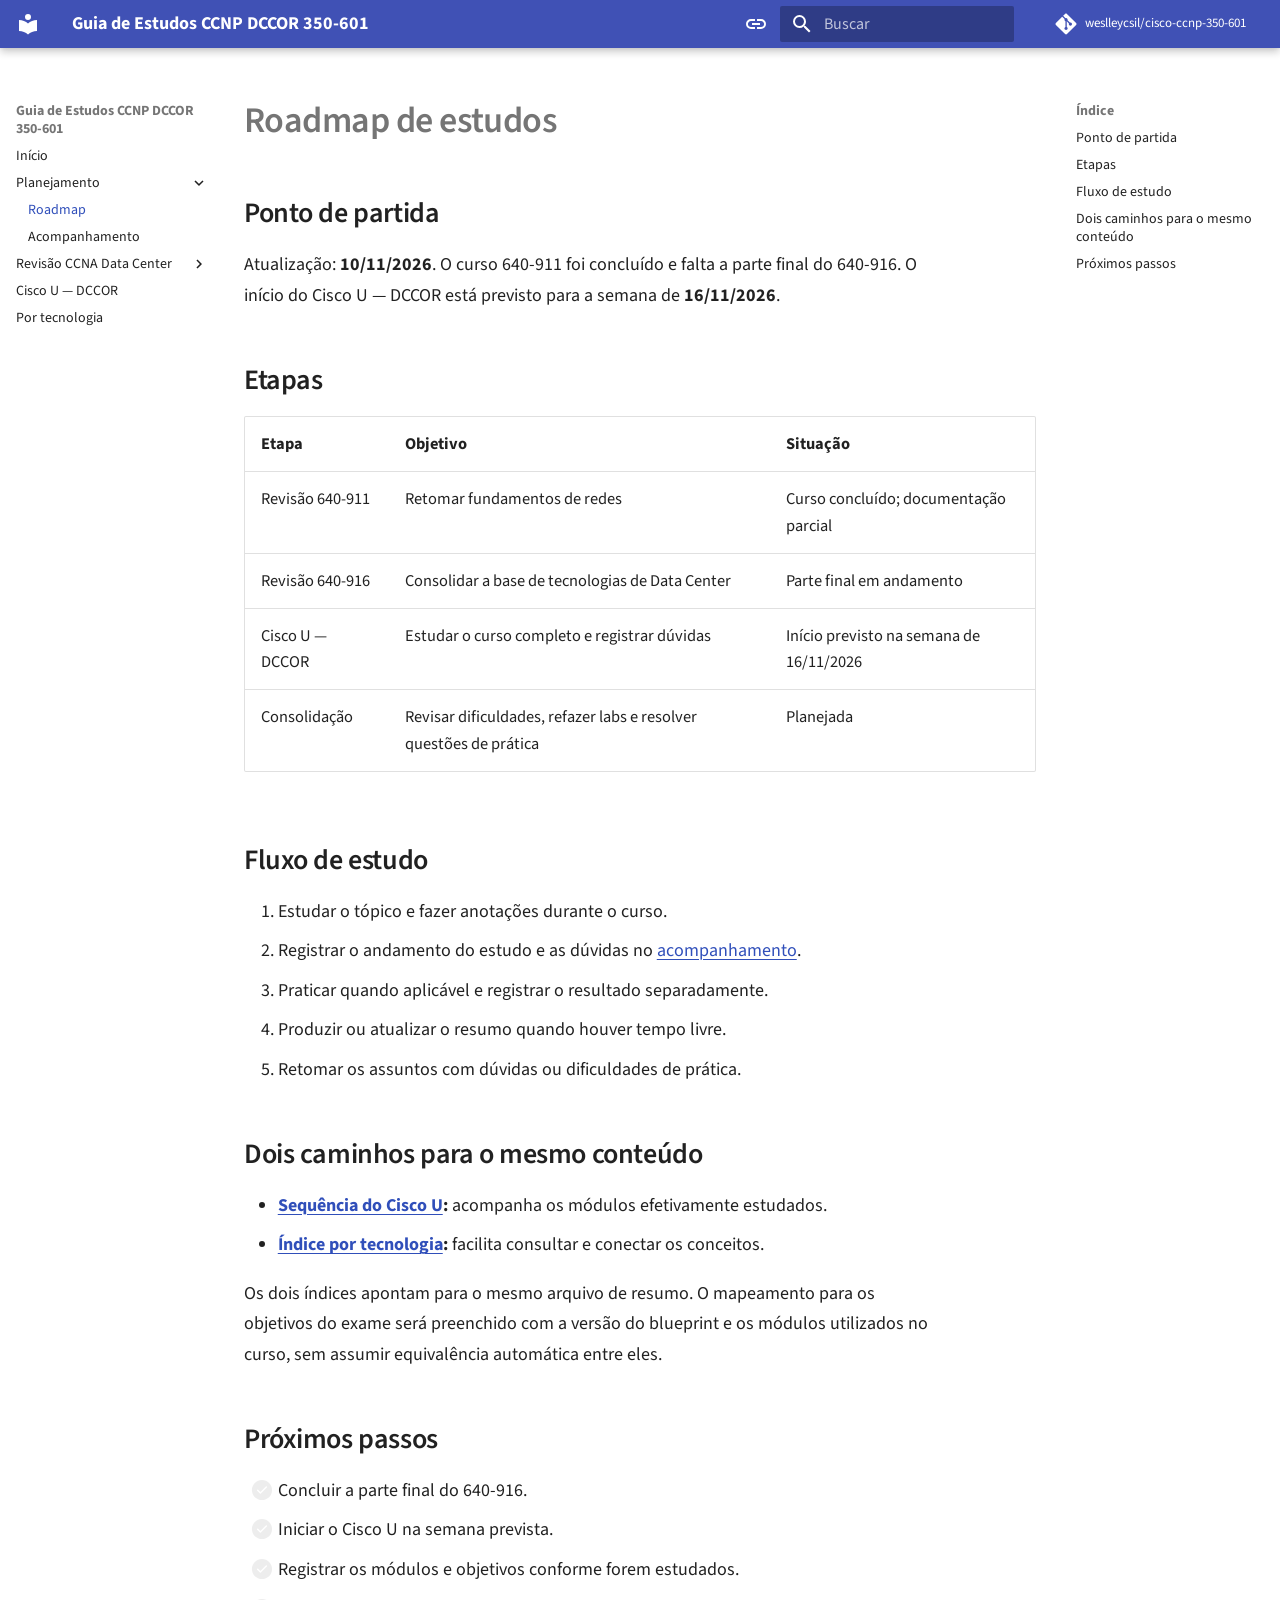
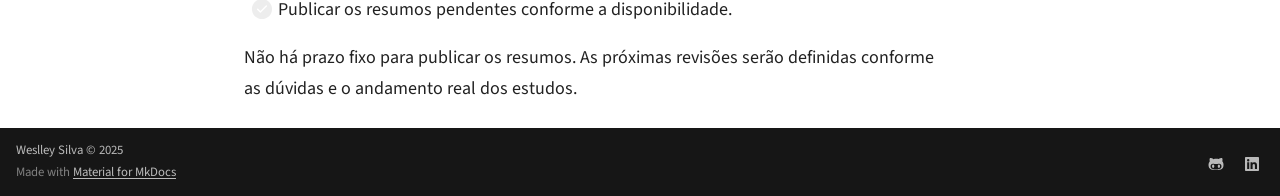
<file: roadmap/index.html>
<!doctype html>
<html lang="pt" class="no-js">
  <head>
    
      <meta charset="utf-8">
      <meta name="viewport" content="width=device-width,initial-scale=1">
      
        <meta name="description" content="Guia de Estudos CCNP DCCOR 350-601">
      
      
        <meta name="author" content="Weslley Silva">
      
      
        <link rel="canonical" href="https://infra.expert/cisco-ccnp-350-601/roadmap/">
      
      
        <link rel="prev" href="..">
      
      
        <link rel="next" href="../progress/">
      
      
        
      
      
      <link rel="icon" href="../assets/images/favicon.png">
      <meta name="generator" content="mkdocs-1.6.1, mkdocs-material-9.8.1">
    
    
      
        <title>Roadmap - Guia de Estudos CCNP DCCOR 350-601</title>
      
    
    
      <link rel="stylesheet" href="../assets/stylesheets/main.57a0d79d.min.css">
      
        
        <link rel="stylesheet" href="../assets/stylesheets/palette.fb2fffe2.min.css">
      
      


    
    
      
    
    
      
        
        
        <link rel="preconnect" href="https://fonts.gstatic.com" crossorigin>
        <link rel="stylesheet" href="https://fonts.googleapis.com/css?family=Source+Sans+3:300,300i,400,400i,700,700i%7CRoboto+Mono:400,400i,700,700i&display=fallback">
        <style>:root{--md-text-font:"Source Sans 3";--md-code-font:"Roboto Mono"}</style>
      
    
    
      <link rel="stylesheet" href="../stylesheets/reading.css">
    
    <script>__md_scope=new URL("..",location),__md_hash=e=>[...e].reduce(((e,_)=>(e<<5)-e+_.charCodeAt(0)),0),__md_get=(e,_=localStorage,t=__md_scope)=>JSON.parse(_.getItem(t.pathname+"."+e)),__md_set=(e,_,t=localStorage,a=__md_scope)=>{try{t.setItem(a.pathname+"."+e,JSON.stringify(_))}catch(e){}}</script>
    
      

    
    
  </head>
  
  
    
    
      
    
    
    
    
    <body dir="ltr" data-md-color-scheme="default" data-md-color-primary="indigo" data-md-color-accent="indigo">
  
    
    <input class="md-toggle" data-md-toggle="drawer" type="checkbox" id="__drawer" autocomplete="off">
    <input class="md-toggle" data-md-toggle="search" type="checkbox" id="__search" autocomplete="off">
    <label class="md-overlay" for="__drawer"></label>
    <div data-md-component="skip">
      
        
        <a href="#roadmap-de-estudos" class="md-skip">
          Pular para conteúdo
        </a>
      
    </div>
    <div data-md-component="announce">
      
    </div>
    
    
      

  

<header class="md-header md-header--shadow" data-md-component="header">
  <nav class="md-header__inner md-grid" aria-label="Cabeçalho">
    <a href=".." title="Guia de Estudos CCNP DCCOR 350-601" class="md-header__button md-logo" aria-label="Guia de Estudos CCNP DCCOR 350-601" data-md-component="logo">
      
  
  <svg xmlns="http://www.w3.org/2000/svg" viewBox="0 0 24 24"><path d="M12 8a3 3 0 0 0 3-3 3 3 0 0 0-3-3 3 3 0 0 0-3 3 3 3 0 0 0 3 3m0 3.54C9.64 9.35 6.5 8 3 8v11c3.5 0 6.64 1.35 9 3.54 2.36-2.19 5.5-3.54 9-3.54V8c-3.5 0-6.64 1.35-9 3.54"/></svg>

    </a>
    <label class="md-header__button md-icon" for="__drawer">
      
      <svg xmlns="http://www.w3.org/2000/svg" viewBox="0 0 24 24"><path d="M3 6h18v2H3zm0 5h18v2H3zm0 5h18v2H3z"/></svg>
    </label>
    <div class="md-header__title" data-md-component="header-title">
      <div class="md-header__ellipsis">
        <div class="md-header__topic">
          <span class="md-ellipsis">
            Guia de Estudos CCNP DCCOR 350-601
          </span>
        </div>
        <div class="md-header__topic" data-md-component="header-topic">
          <span class="md-ellipsis">
            
              Roadmap
            
          </span>
        </div>
      </div>
    </div>
    
      
        <form class="md-header__option" data-md-component="palette">
  
    
    
    
    <input class="md-option" data-md-color-media="(prefers-color-scheme)" data-md-color-scheme="default" data-md-color-primary="indigo" data-md-color-accent="indigo"  aria-label="Switch to light mode"  type="radio" name="__palette" id="__palette_0">
    
      <label class="md-header__button md-icon" title="Switch to light mode" for="__palette_1" hidden>
        <svg xmlns="http://www.w3.org/2000/svg" viewBox="0 0 24 24"><path d="M3.9 12c0-1.71 1.39-3.1 3.1-3.1h4V7H7a5 5 0 0 0-5 5 5 5 0 0 0 5 5h4v-1.9H7c-1.71 0-3.1-1.39-3.1-3.1M8 13h8v-2H8zm9-6h-4v1.9h4c1.71 0 3.1 1.39 3.1 3.1s-1.39 3.1-3.1 3.1h-4V17h4a5 5 0 0 0 5-5 5 5 0 0 0-5-5"/></svg>
      </label>
    
  
    
    
    
    <input class="md-option" data-md-color-media="(prefers-color-scheme: light)" data-md-color-scheme="default" data-md-color-primary="indigo" data-md-color-accent="indigo"  aria-label="Switch to dark mode"  type="radio" name="__palette" id="__palette_1">
    
      <label class="md-header__button md-icon" title="Switch to dark mode" for="__palette_2" hidden>
        <svg xmlns="http://www.w3.org/2000/svg" viewBox="0 0 24 24"><path d="M17 7H7a5 5 0 0 0-5 5 5 5 0 0 0 5 5h10a5 5 0 0 0 5-5 5 5 0 0 0-5-5m0 8a3 3 0 0 1-3-3 3 3 0 0 1 3-3 3 3 0 0 1 3 3 3 3 0 0 1-3 3"/></svg>
      </label>
    
  
    
    
    
    <input class="md-option" data-md-color-media="(prefers-color-scheme: dark)" data-md-color-scheme="slate" data-md-color-primary="black" data-md-color-accent="indigo"  aria-label="Switch to system preference"  type="radio" name="__palette" id="__palette_2">
    
      <label class="md-header__button md-icon" title="Switch to system preference" for="__palette_0" hidden>
        <svg xmlns="http://www.w3.org/2000/svg" viewBox="0 0 24 24"><path d="M17 7H7a5 5 0 0 0-5 5 5 5 0 0 0 5 5h10a5 5 0 0 0 5-5 5 5 0 0 0-5-5M7 15a3 3 0 0 1-3-3 3 3 0 0 1 3-3 3 3 0 0 1 3 3 3 3 0 0 1-3 3"/></svg>
      </label>
    
  
</form>
      
    
    
      <script>var palette=__md_get("__palette");if(palette&&palette.color){if("(prefers-color-scheme)"===palette.color.media){var media=matchMedia("(prefers-color-scheme: light)"),input=document.querySelector(media.matches?"[data-md-color-media='(prefers-color-scheme: light)']":"[data-md-color-media='(prefers-color-scheme: dark)']");palette.color.media=input.getAttribute("data-md-color-media"),palette.color.scheme=input.getAttribute("data-md-color-scheme"),palette.color.primary=input.getAttribute("data-md-color-primary"),palette.color.accent=input.getAttribute("data-md-color-accent")}for(var[key,value]of Object.entries(palette.color))document.body.setAttribute("data-md-color-"+key,value)}</script>
    
    
    
      
      
        <label class="md-header__button md-icon" for="__search">
          
          <svg xmlns="http://www.w3.org/2000/svg" viewBox="0 0 24 24"><path d="M9.5 3A6.5 6.5 0 0 1 16 9.5c0 1.61-.59 3.09-1.56 4.23l.27.27h.79l5 5-1.5 1.5-5-5v-.79l-.27-.27A6.52 6.52 0 0 1 9.5 16 6.5 6.5 0 0 1 3 9.5 6.5 6.5 0 0 1 9.5 3m0 2C7 5 5 7 5 9.5S7 14 9.5 14 14 12 14 9.5 12 5 9.5 5"/></svg>
        </label>
        <div class="md-search" data-md-component="search" role="dialog">
  <label class="md-search__overlay" for="__search"></label>
  <div class="md-search__inner" role="search">
    <form class="md-search__form" name="search">
      <input type="text" class="md-search__input" name="query" aria-label="Buscar" placeholder="Buscar" autocapitalize="off" autocorrect="off" autocomplete="off" spellcheck="false" data-md-component="search-query" required>
      <label class="md-search__icon md-icon" for="__search">
        
        <svg xmlns="http://www.w3.org/2000/svg" viewBox="0 0 24 24"><path d="M9.5 3A6.5 6.5 0 0 1 16 9.5c0 1.61-.59 3.09-1.56 4.23l.27.27h.79l5 5-1.5 1.5-5-5v-.79l-.27-.27A6.52 6.52 0 0 1 9.5 16 6.5 6.5 0 0 1 3 9.5 6.5 6.5 0 0 1 9.5 3m0 2C7 5 5 7 5 9.5S7 14 9.5 14 14 12 14 9.5 12 5 9.5 5"/></svg>
        
        <svg xmlns="http://www.w3.org/2000/svg" viewBox="0 0 24 24"><path d="M20 11v2H8l5.5 5.5-1.42 1.42L4.16 12l7.92-7.92L13.5 5.5 8 11z"/></svg>
      </label>
      <nav class="md-search__options" aria-label="Pesquisar">
        
        <button type="reset" class="md-search__icon md-icon" title="Limpar" aria-label="Limpar" tabindex="-1">
          
          <svg xmlns="http://www.w3.org/2000/svg" viewBox="0 0 24 24"><path d="M19 6.41 17.59 5 12 10.59 6.41 5 5 6.41 10.59 12 5 17.59 6.41 19 12 13.41 17.59 19 19 17.59 13.41 12z"/></svg>
        </button>
      </nav>
      
    </form>
    <div class="md-search__output">
      <div class="md-search__scrollwrap" tabindex="0" data-md-scrollfix>
        <div class="md-search-result" data-md-component="search-result">
          <div class="md-search-result__meta">
            Inicializando busca
          </div>
          <ol class="md-search-result__list" role="presentation"></ol>
        </div>
      </div>
    </div>
  </div>
</div>
      
    
    
      <div class="md-header__source">
        <a href="https://github.com/weslleycsil/cisco-ccnp-350-601" title="Ir para repositório" class="md-source" data-md-component="source">
  <div class="md-source__icon md-icon">
    
    <svg xmlns="http://www.w3.org/2000/svg" viewBox="0 0 448 512"><!--! Font Awesome Free 7.1.0 by @fontawesome - https://fontawesome.com License - https://fontawesome.com/license/free (Icons: CC BY 4.0, Fonts: SIL OFL 1.1, Code: MIT License) Copyright 2025 Fonticons, Inc.--><path d="M439.6 236.1 244 40.5c-5.4-5.5-12.8-8.5-20.4-8.5s-15 3-20.4 8.4L162.5 81l51.5 51.5c27.1-9.1 52.7 16.8 43.4 43.7l49.7 49.7c34.2-11.8 61.2 31 35.5 56.7-26.5 26.5-70.2-2.9-56-37.3L240.3 199v121.9c25.3 12.5 22.3 41.8 9.1 55-6.4 6.4-15.2 10.1-24.3 10.1s-17.8-3.6-24.3-10.1c-17.6-17.6-11.1-46.9 11.2-56v-123c-20.8-8.5-24.6-30.7-18.6-45L142.6 101 8.5 235.1C3 240.6 0 247.9 0 255.5s3 15 8.5 20.4l195.6 195.7c5.4 5.4 12.7 8.4 20.4 8.4s15-3 20.4-8.4l194.7-194.7c5.4-5.4 8.4-12.8 8.4-20.4s-3-15-8.4-20.4"/></svg>
  </div>
  <div class="md-source__repository">
    weslleycsil/cisco-ccnp-350-601
  </div>
</a>
      </div>
    
  </nav>
  
</header>
    
    <div class="md-container" data-md-component="container">
      
      
        
          
        
      
      <main class="md-main" data-md-component="main">
        <div class="md-main__inner md-grid">
          
            
              
              <div class="md-sidebar md-sidebar--primary" data-md-component="sidebar" data-md-type="navigation" >
                <div class="md-sidebar__scrollwrap">
                  <div class="md-sidebar__inner">
                    



<nav class="md-nav md-nav--primary" aria-label="Navegação" data-md-level="0">
  <label class="md-nav__title" for="__drawer">
    <a href=".." title="Guia de Estudos CCNP DCCOR 350-601" class="md-nav__button md-logo" aria-label="Guia de Estudos CCNP DCCOR 350-601" data-md-component="logo">
      
  
  <svg xmlns="http://www.w3.org/2000/svg" viewBox="0 0 24 24"><path d="M12 8a3 3 0 0 0 3-3 3 3 0 0 0-3-3 3 3 0 0 0-3 3 3 3 0 0 0 3 3m0 3.54C9.64 9.35 6.5 8 3 8v11c3.5 0 6.64 1.35 9 3.54 2.36-2.19 5.5-3.54 9-3.54V8c-3.5 0-6.64 1.35-9 3.54"/></svg>

    </a>
    Guia de Estudos CCNP DCCOR 350-601
  </label>
  
    <div class="md-nav__source">
      <a href="https://github.com/weslleycsil/cisco-ccnp-350-601" title="Ir para repositório" class="md-source" data-md-component="source">
  <div class="md-source__icon md-icon">
    
    <svg xmlns="http://www.w3.org/2000/svg" viewBox="0 0 448 512"><!--! Font Awesome Free 7.1.0 by @fontawesome - https://fontawesome.com License - https://fontawesome.com/license/free (Icons: CC BY 4.0, Fonts: SIL OFL 1.1, Code: MIT License) Copyright 2025 Fonticons, Inc.--><path d="M439.6 236.1 244 40.5c-5.4-5.5-12.8-8.5-20.4-8.5s-15 3-20.4 8.4L162.5 81l51.5 51.5c27.1-9.1 52.7 16.8 43.4 43.7l49.7 49.7c34.2-11.8 61.2 31 35.5 56.7-26.5 26.5-70.2-2.9-56-37.3L240.3 199v121.9c25.3 12.5 22.3 41.8 9.1 55-6.4 6.4-15.2 10.1-24.3 10.1s-17.8-3.6-24.3-10.1c-17.6-17.6-11.1-46.9 11.2-56v-123c-20.8-8.5-24.6-30.7-18.6-45L142.6 101 8.5 235.1C3 240.6 0 247.9 0 255.5s3 15 8.5 20.4l195.6 195.7c5.4 5.4 12.7 8.4 20.4 8.4s15-3 20.4-8.4l194.7-194.7c5.4-5.4 8.4-12.8 8.4-20.4s-3-15-8.4-20.4"/></svg>
  </div>
  <div class="md-source__repository">
    weslleycsil/cisco-ccnp-350-601
  </div>
</a>
    </div>
  
  <ul class="md-nav__list" data-md-scrollfix>
    
      
      
  
  
  
  
    <li class="md-nav__item">
      <a href=".." class="md-nav__link">
        
  
  
  <span class="md-ellipsis">
    
  
    Início
  

    
  </span>
  
  

      </a>
    </li>
  

    
      
      
  
  
    
  
  
  
    
    
    
    
    
    <li class="md-nav__item md-nav__item--active md-nav__item--nested">
      
        
        
        <input class="md-nav__toggle md-toggle " type="checkbox" id="__nav_2" checked>
        
          
          <label class="md-nav__link" for="__nav_2" id="__nav_2_label" tabindex="0">
            
  
  
  <span class="md-ellipsis">
    
  
    Planejamento
  

    
  </span>
  
  

            <span class="md-nav__icon md-icon"></span>
          </label>
        
        <nav class="md-nav" data-md-level="1" aria-labelledby="__nav_2_label" aria-expanded="true">
          <label class="md-nav__title" for="__nav_2">
            <span class="md-nav__icon md-icon"></span>
            
  
    Planejamento
  

          </label>
          <ul class="md-nav__list" data-md-scrollfix>
            
              
                
  
  
    
  
  
  
    <li class="md-nav__item md-nav__item--active">
      
      <input class="md-nav__toggle md-toggle" type="checkbox" id="__toc">
      
      
        
      
      
        <label class="md-nav__link md-nav__link--active" for="__toc">
          
  
  
  <span class="md-ellipsis">
    
  
    Roadmap
  

    
  </span>
  
  

          <span class="md-nav__icon md-icon"></span>
        </label>
      
      <a href="./" class="md-nav__link md-nav__link--active">
        
  
  
  <span class="md-ellipsis">
    
  
    Roadmap
  

    
  </span>
  
  

      </a>
      
        

<nav class="md-nav md-nav--secondary" aria-label="Índice">
  
  
  
    
  
  
    <label class="md-nav__title" for="__toc">
      <span class="md-nav__icon md-icon"></span>
      Índice
    </label>
    <ul class="md-nav__list" data-md-component="toc" data-md-scrollfix>
      
        <li class="md-nav__item">
  <a href="#ponto-de-partida" class="md-nav__link">
    <span class="md-ellipsis">
      
        Ponto de partida
      
    </span>
  </a>
  
</li>
      
        <li class="md-nav__item">
  <a href="#etapas" class="md-nav__link">
    <span class="md-ellipsis">
      
        Etapas
      
    </span>
  </a>
  
</li>
      
        <li class="md-nav__item">
  <a href="#fluxo-de-estudo" class="md-nav__link">
    <span class="md-ellipsis">
      
        Fluxo de estudo
      
    </span>
  </a>
  
</li>
      
        <li class="md-nav__item">
  <a href="#dois-caminhos-para-o-mesmo-conteudo" class="md-nav__link">
    <span class="md-ellipsis">
      
        Dois caminhos para o mesmo conteúdo
      
    </span>
  </a>
  
</li>
      
        <li class="md-nav__item">
  <a href="#proximos-passos" class="md-nav__link">
    <span class="md-ellipsis">
      
        Próximos passos
      
    </span>
  </a>
  
</li>
      
    </ul>
  
</nav>
      
    </li>
  

              
            
              
                
  
  
  
  
    <li class="md-nav__item">
      <a href="../progress/" class="md-nav__link">
        
  
  
  <span class="md-ellipsis">
    
  
    Acompanhamento
  

    
  </span>
  
  

      </a>
    </li>
  

              
            
          </ul>
        </nav>
      
    </li>
  

    
      
      
  
  
  
  
    
    
    
    
    
    <li class="md-nav__item md-nav__item--nested">
      
        
        
        <input class="md-nav__toggle md-toggle " type="checkbox" id="__nav_3" >
        
          
          <label class="md-nav__link" for="__nav_3" id="__nav_3_label" tabindex="0">
            
  
  
  <span class="md-ellipsis">
    
  
    Revisão CCNA Data Center
  

    
  </span>
  
  

            <span class="md-nav__icon md-icon"></span>
          </label>
        
        <nav class="md-nav" data-md-level="1" aria-labelledby="__nav_3_label" aria-expanded="false">
          <label class="md-nav__title" for="__nav_3">
            <span class="md-nav__icon md-icon"></span>
            
  
    Revisão CCNA Data Center
  

          </label>
          <ul class="md-nav__list" data-md-scrollfix>
            
              
                
  
  
  
  
    <li class="md-nav__item">
      <a href="../revisao-ccna-dc/" class="md-nav__link">
        
  
  
  <span class="md-ellipsis">
    
  
    Visão geral
  

    
  </span>
  
  

      </a>
    </li>
  

              
            
              
                
  
  
  
  
    
    
    
    
    
    <li class="md-nav__item md-nav__item--nested">
      
        
        
        <input class="md-nav__toggle md-toggle " type="checkbox" id="__nav_3_2" >
        
          
          <label class="md-nav__link" for="__nav_3_2" id="__nav_3_2_label" tabindex="0">
            
  
  
  <span class="md-ellipsis">
    
  
    DCICN 640-911
  

    
  </span>
  
  

            <span class="md-nav__icon md-icon"></span>
          </label>
        
        <nav class="md-nav" data-md-level="2" aria-labelledby="__nav_3_2_label" aria-expanded="false">
          <label class="md-nav__title" for="__nav_3_2">
            <span class="md-nav__icon md-icon"></span>
            
  
    DCICN 640-911
  

          </label>
          <ul class="md-nav__list" data-md-scrollfix>
            
              
                
  
  
  
  
    <li class="md-nav__item">
      <a href="../revisao-ccna-dc/640-911/" class="md-nav__link">
        
  
  
  <span class="md-ellipsis">
    
  
    Introdução
  

    
  </span>
  
  

      </a>
    </li>
  

              
            
              
                
  
  
  
  
    <li class="md-nav__item">
      <a href="../revisao-ccna-dc/640-911/modelos-de-rede/" class="md-nav__link">
        
  
  
  <span class="md-ellipsis">
    
  
    Modelos de rede
  

    
  </span>
  
  

      </a>
    </li>
  

              
            
              
                
  
  
  
  
    <li class="md-nav__item">
      <a href="../revisao-ccna-dc/640-911/enderecamento-ipv4/" class="md-nav__link">
        
  
  
  <span class="md-ellipsis">
    
  
    Endereçamento IPv4
  

    
  </span>
  
  

      </a>
    </li>
  

              
            
              
                
  
  
  
  
    <li class="md-nav__item">
      <a href="../revisao-ccna-dc/640-911/servicos-de-rede/" class="md-nav__link">
        
  
  
  <span class="md-ellipsis">
    
  
    Serviços de rede
  

    
  </span>
  
  

      </a>
    </li>
  

              
            
          </ul>
        </nav>
      
    </li>
  

              
            
          </ul>
        </nav>
      
    </li>
  

    
      
      
  
  
  
  
    <li class="md-nav__item">
      <a href="../cisco-u/" class="md-nav__link">
        
  
  
  <span class="md-ellipsis">
    
  
    Cisco U — DCCOR
  

    
  </span>
  
  

      </a>
    </li>
  

    
      
      
  
  
  
  
    <li class="md-nav__item">
      <a href="../tecnologias/" class="md-nav__link">
        
  
  
  <span class="md-ellipsis">
    
  
    Por tecnologia
  

    
  </span>
  
  

      </a>
    </li>
  

    
  </ul>
</nav>
                  </div>
                </div>
              </div>
            
            
              
              <div class="md-sidebar md-sidebar--secondary" data-md-component="sidebar" data-md-type="toc" >
                <div class="md-sidebar__scrollwrap">
                  <div class="md-sidebar__inner">
                    

<nav class="md-nav md-nav--secondary" aria-label="Índice">
  
  
  
    
  
  
    <label class="md-nav__title" for="__toc">
      <span class="md-nav__icon md-icon"></span>
      Índice
    </label>
    <ul class="md-nav__list" data-md-component="toc" data-md-scrollfix>
      
        <li class="md-nav__item">
  <a href="#ponto-de-partida" class="md-nav__link">
    <span class="md-ellipsis">
      
        Ponto de partida
      
    </span>
  </a>
  
</li>
      
        <li class="md-nav__item">
  <a href="#etapas" class="md-nav__link">
    <span class="md-ellipsis">
      
        Etapas
      
    </span>
  </a>
  
</li>
      
        <li class="md-nav__item">
  <a href="#fluxo-de-estudo" class="md-nav__link">
    <span class="md-ellipsis">
      
        Fluxo de estudo
      
    </span>
  </a>
  
</li>
      
        <li class="md-nav__item">
  <a href="#dois-caminhos-para-o-mesmo-conteudo" class="md-nav__link">
    <span class="md-ellipsis">
      
        Dois caminhos para o mesmo conteúdo
      
    </span>
  </a>
  
</li>
      
        <li class="md-nav__item">
  <a href="#proximos-passos" class="md-nav__link">
    <span class="md-ellipsis">
      
        Próximos passos
      
    </span>
  </a>
  
</li>
      
    </ul>
  
</nav>
                  </div>
                </div>
              </div>
            
          
          
            <div class="md-content" data-md-component="content">
              
              <article class="md-content__inner md-typeset">
                
                  


  
  


<h1 id="roadmap-de-estudos">Roadmap de estudos<a class="headerlink" href="#roadmap-de-estudos" title="Permanent link">&para;</a></h1>
<h2 id="ponto-de-partida">Ponto de partida<a class="headerlink" href="#ponto-de-partida" title="Permanent link">&para;</a></h2>
<p>Atualização: <strong>10/11/2026</strong>. O curso 640-911 foi concluído e falta a parte final do 640-916. O início do Cisco U — DCCOR está previsto para a semana de <strong>16/11/2026</strong>.</p>
<h2 id="etapas">Etapas<a class="headerlink" href="#etapas" title="Permanent link">&para;</a></h2>
<table>
<thead>
<tr>
<th>Etapa</th>
<th>Objetivo</th>
<th>Situação</th>
</tr>
</thead>
<tbody>
<tr>
<td>Revisão 640-911</td>
<td>Retomar fundamentos de redes</td>
<td>Curso concluído; documentação parcial</td>
</tr>
<tr>
<td>Revisão 640-916</td>
<td>Consolidar a base de tecnologias de Data Center</td>
<td>Parte final em andamento</td>
</tr>
<tr>
<td>Cisco U — DCCOR</td>
<td>Estudar o curso completo e registrar dúvidas</td>
<td>Início previsto na semana de 16/11/2026</td>
</tr>
<tr>
<td>Consolidação</td>
<td>Revisar dificuldades, refazer labs e resolver questões de prática</td>
<td>Planejada</td>
</tr>
</tbody>
</table>
<h2 id="fluxo-de-estudo">Fluxo de estudo<a class="headerlink" href="#fluxo-de-estudo" title="Permanent link">&para;</a></h2>
<ol>
<li>Estudar o tópico e fazer anotações durante o curso.</li>
<li>Registrar o andamento do estudo e as dúvidas no <a href="../progress/">acompanhamento</a>.</li>
<li>Praticar quando aplicável e registrar o resultado separadamente.</li>
<li>Produzir ou atualizar o resumo quando houver tempo livre.</li>
<li>Retomar os assuntos com dúvidas ou dificuldades de prática.</li>
</ol>
<h2 id="dois-caminhos-para-o-mesmo-conteudo">Dois caminhos para o mesmo conteúdo<a class="headerlink" href="#dois-caminhos-para-o-mesmo-conteudo" title="Permanent link">&para;</a></h2>
<ul>
<li><strong><a href="../cisco-u/">Sequência do Cisco U</a>:</strong> acompanha os módulos efetivamente estudados.</li>
<li><strong><a href="../tecnologias/">Índice por tecnologia</a>:</strong> facilita consultar e conectar os conceitos.</li>
</ul>
<p>Os dois índices apontam para o mesmo arquivo de resumo. O mapeamento para os objetivos do exame será preenchido com a versão do blueprint e os módulos utilizados no curso, sem assumir equivalência automática entre eles.</p>
<h2 id="proximos-passos">Próximos passos<a class="headerlink" href="#proximos-passos" title="Permanent link">&para;</a></h2>
<ul class="task-list">
<li class="task-list-item"><label class="task-list-control"><input type="checkbox" disabled/><span class="task-list-indicator"></span></label> Concluir a parte final do 640-916.</li>
<li class="task-list-item"><label class="task-list-control"><input type="checkbox" disabled/><span class="task-list-indicator"></span></label> Iniciar o Cisco U na semana prevista.</li>
<li class="task-list-item"><label class="task-list-control"><input type="checkbox" disabled/><span class="task-list-indicator"></span></label> Registrar os módulos e objetivos conforme forem estudados.</li>
<li class="task-list-item"><label class="task-list-control"><input type="checkbox" disabled/><span class="task-list-indicator"></span></label> Publicar os resumos pendentes conforme a disponibilidade.</li>
</ul>
<p>Não há prazo fixo para publicar os resumos. As próximas revisões serão definidas conforme as dúvidas e o andamento real dos estudos.</p>












                
              </article>
            </div>
          
          
<script>var target=document.getElementById(location.hash.slice(1));target&&target.name&&(target.checked=target.name.startsWith("__tabbed_"))</script>
        </div>
        
      </main>
      
        <footer class="md-footer">
  
  <div class="md-footer-meta md-typeset">
    <div class="md-footer-meta__inner md-grid">
      <div class="md-copyright">
  
    <div class="md-copyright__highlight">
      Weslley Silva &copy; 2025
    </div>
  
  
    Made with
    <a href="https://squidfunk.github.io/mkdocs-material/" target="_blank" rel="noopener">
      Material for MkDocs
    </a>
  
</div>
      
        
<div class="md-social">
  
    
    
    
    
      
      
    
    <a href="https://github.com/weslleycsil" target="_blank" rel="noopener" title="github.com" class="md-social__link">
      <svg xmlns="http://www.w3.org/2000/svg" viewBox="0 0 512 512"><!--! Font Awesome Free 7.1.0 by @fontawesome - https://fontawesome.com License - https://fontawesome.com/license/free (Icons: CC BY 4.0, Fonts: SIL OFL 1.1, Code: MIT License) Copyright 2025 Fonticons, Inc.--><path d="M202.1 328.7c0 20.9-10.9 55.1-36.7 55.1s-36.7-34.2-36.7-55.1 10.9-55.1 36.7-55.1 36.7 34.2 36.7 55.1M496 278.2c0 31.9-3.2 65.7-17.5 95-37.9 76.6-142.1 74.8-216.7 74.8-75.8 0-186.2 2.7-225.6-74.8-14.6-29-20.2-63.1-20.2-95 0-41.9 13.9-81.5 41.5-113.6-5.2-15.8-7.7-32.4-7.7-48.8 0-21.5 4.9-32.3 14.6-51.8 45.3 0 74.3 9 108.8 36 29-6.9 58.8-10 88.7-10 27 0 54.2 2.9 80.4 9.2 34-26.7 63-35.2 107.8-35.2 9.8 19.5 14.6 30.3 14.6 51.8 0 16.4-2.6 32.7-7.7 48.2 27.5 32.4 39 72.3 39 114.2m-64.3 50.5c0-43.9-26.7-82.6-73.5-82.6-18.9 0-37 3.4-56 6-14.9 2.3-29.8 3.2-45.1 3.2-15.2 0-30.1-.9-45.1-3.2-18.7-2.6-37-6-56-6-46.8 0-73.5 38.7-73.5 82.6 0 87.8 80.4 101.3 150.4 101.3h48.2c70.3 0 150.6-13.4 150.6-101.3m-82.6-55.1c-25.8 0-36.7 34.2-36.7 55.1s10.9 55.1 36.7 55.1 36.7-34.2 36.7-55.1-10.9-55.1-36.7-55.1"/></svg>
    </a>
  
    
    
    
    
      
      
    
    <a href="https://linkedin.com/in/weslleycsil" target="_blank" rel="noopener" title="linkedin.com" class="md-social__link">
      <svg xmlns="http://www.w3.org/2000/svg" viewBox="0 0 448 512"><!--! Font Awesome Free 7.1.0 by @fontawesome - https://fontawesome.com License - https://fontawesome.com/license/free (Icons: CC BY 4.0, Fonts: SIL OFL 1.1, Code: MIT License) Copyright 2025 Fonticons, Inc.--><path d="M416 32H31.9C14.3 32 0 46.5 0 64.3v383.4C0 465.5 14.3 480 31.9 480H416c17.6 0 32-14.5 32-32.3V64.3c0-17.8-14.4-32.3-32-32.3M135.4 416H69V202.2h66.5V416zM102.2 96a38.5 38.5 0 1 1 0 77 38.5 38.5 0 1 1 0-77m282.1 320h-66.4V312c0-24.8-.5-56.7-34.5-56.7-34.6 0-39.9 27-39.9 54.9V416h-66.4V202.2h63.7v29.2h.9c8.9-16.8 30.6-34.5 62.9-34.5 67.2 0 79.7 44.3 79.7 101.9z"/></svg>
    </a>
  
</div>
      
    </div>
  </div>
</footer>
      
    </div>
    <div class="md-dialog" data-md-component="dialog">
      <div class="md-dialog__inner md-typeset"></div>
    </div>
    
    
    
      
      
      <script id="__config" type="application/json">{"annotate": null, "base": "..", "features": [], "search": "../assets/javascripts/workers/search.a7633da7.min.js", "tags": null, "translations": {"clipboard.copied": "Copiado para \u00e1rea de transfer\u00eancia", "clipboard.copy": "Copiar para \u00e1rea de transfer\u00eancia", "search.result.more.one": "mais 1 nesta p\u00e1gina", "search.result.more.other": "# mais nesta p\u00e1gina", "search.result.none": "Nenhum documento encontrado", "search.result.one": "1 documento encontrado", "search.result.other": "# documentos encontrados", "search.result.placeholder": "Digite para iniciar a busca", "search.result.term.missing": "Ausente", "select.version": "Selecione a vers\u00e3o"}, "version": null}</script>
    
    
      <script src="../assets/javascripts/bundle.a5f9d56c.min.js"></script>
      
    
  </body>
</html>
</file>
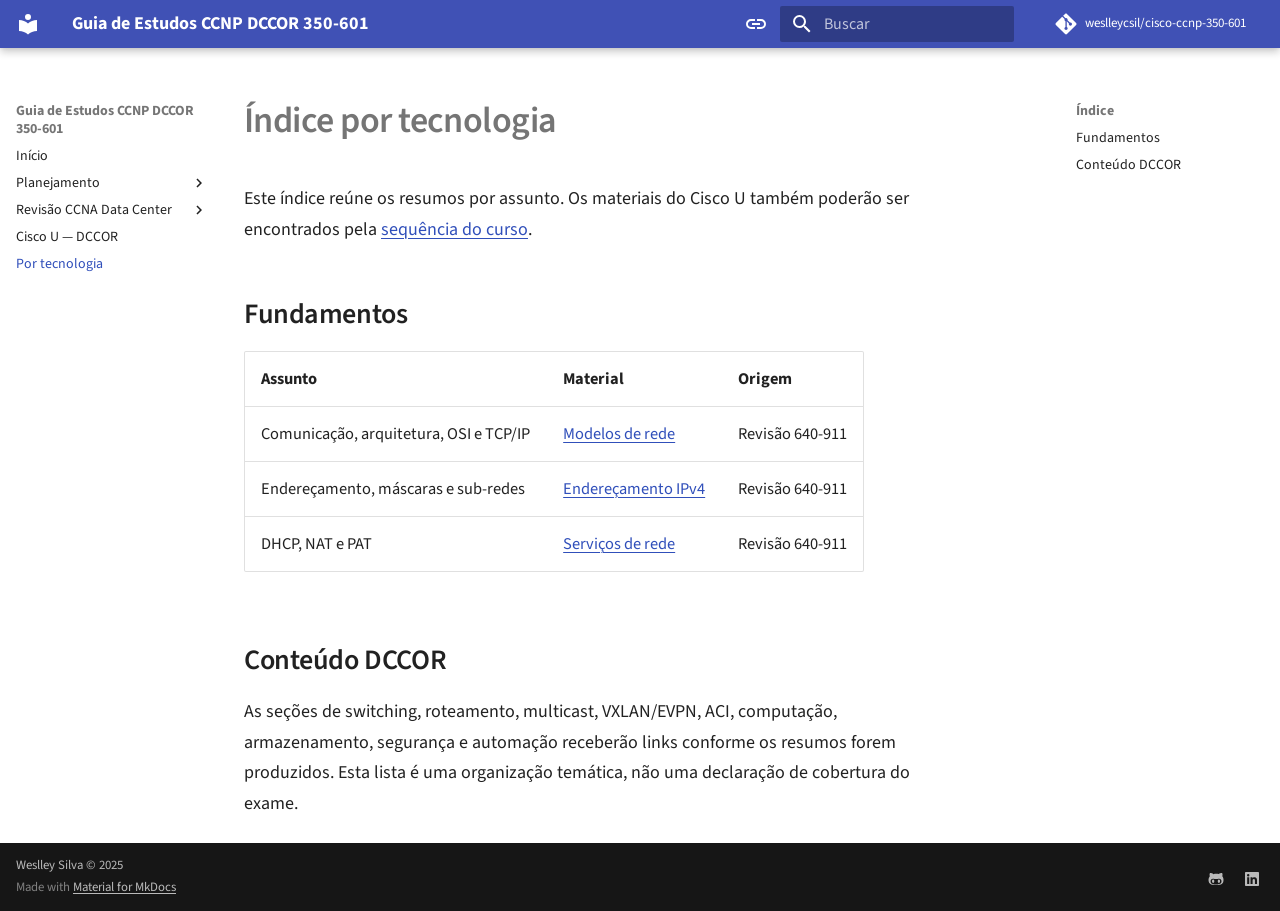
<file: tecnologias/index.html>
<!doctype html>
<html lang="pt" class="no-js">
  <head>
    
      <meta charset="utf-8">
      <meta name="viewport" content="width=device-width,initial-scale=1">
      
        <meta name="description" content="Guia de Estudos CCNP DCCOR 350-601">
      
      
        <meta name="author" content="Weslley Silva">
      
      
        <link rel="canonical" href="https://infra.expert/cisco-ccnp-350-601/tecnologias/">
      
      
        <link rel="prev" href="../cisco-u/">
      
      
      
        
      
      
      <link rel="icon" href="../assets/images/favicon.png">
      <meta name="generator" content="mkdocs-1.6.1, mkdocs-material-9.8.1">
    
    
      
        <title>Por tecnologia - Guia de Estudos CCNP DCCOR 350-601</title>
      
    
    
      <link rel="stylesheet" href="../assets/stylesheets/main.57a0d79d.min.css">
      
        
        <link rel="stylesheet" href="../assets/stylesheets/palette.fb2fffe2.min.css">
      
      


    
    
      
    
    
      
        
        
        <link rel="preconnect" href="https://fonts.gstatic.com" crossorigin>
        <link rel="stylesheet" href="https://fonts.googleapis.com/css?family=Source+Sans+3:300,300i,400,400i,700,700i%7CRoboto+Mono:400,400i,700,700i&display=fallback">
        <style>:root{--md-text-font:"Source Sans 3";--md-code-font:"Roboto Mono"}</style>
      
    
    
      <link rel="stylesheet" href="../stylesheets/reading.css">
    
    <script>__md_scope=new URL("..",location),__md_hash=e=>[...e].reduce(((e,_)=>(e<<5)-e+_.charCodeAt(0)),0),__md_get=(e,_=localStorage,t=__md_scope)=>JSON.parse(_.getItem(t.pathname+"."+e)),__md_set=(e,_,t=localStorage,a=__md_scope)=>{try{t.setItem(a.pathname+"."+e,JSON.stringify(_))}catch(e){}}</script>
    
      

    
    
  </head>
  
  
    
    
      
    
    
    
    
    <body dir="ltr" data-md-color-scheme="default" data-md-color-primary="indigo" data-md-color-accent="indigo">
  
    
    <input class="md-toggle" data-md-toggle="drawer" type="checkbox" id="__drawer" autocomplete="off">
    <input class="md-toggle" data-md-toggle="search" type="checkbox" id="__search" autocomplete="off">
    <label class="md-overlay" for="__drawer"></label>
    <div data-md-component="skip">
      
        
        <a href="#indice-por-tecnologia" class="md-skip">
          Pular para conteúdo
        </a>
      
    </div>
    <div data-md-component="announce">
      
    </div>
    
    
      

  

<header class="md-header md-header--shadow" data-md-component="header">
  <nav class="md-header__inner md-grid" aria-label="Cabeçalho">
    <a href=".." title="Guia de Estudos CCNP DCCOR 350-601" class="md-header__button md-logo" aria-label="Guia de Estudos CCNP DCCOR 350-601" data-md-component="logo">
      
  
  <svg xmlns="http://www.w3.org/2000/svg" viewBox="0 0 24 24"><path d="M12 8a3 3 0 0 0 3-3 3 3 0 0 0-3-3 3 3 0 0 0-3 3 3 3 0 0 0 3 3m0 3.54C9.64 9.35 6.5 8 3 8v11c3.5 0 6.64 1.35 9 3.54 2.36-2.19 5.5-3.54 9-3.54V8c-3.5 0-6.64 1.35-9 3.54"/></svg>

    </a>
    <label class="md-header__button md-icon" for="__drawer">
      
      <svg xmlns="http://www.w3.org/2000/svg" viewBox="0 0 24 24"><path d="M3 6h18v2H3zm0 5h18v2H3zm0 5h18v2H3z"/></svg>
    </label>
    <div class="md-header__title" data-md-component="header-title">
      <div class="md-header__ellipsis">
        <div class="md-header__topic">
          <span class="md-ellipsis">
            Guia de Estudos CCNP DCCOR 350-601
          </span>
        </div>
        <div class="md-header__topic" data-md-component="header-topic">
          <span class="md-ellipsis">
            
              Por tecnologia
            
          </span>
        </div>
      </div>
    </div>
    
      
        <form class="md-header__option" data-md-component="palette">
  
    
    
    
    <input class="md-option" data-md-color-media="(prefers-color-scheme)" data-md-color-scheme="default" data-md-color-primary="indigo" data-md-color-accent="indigo"  aria-label="Switch to light mode"  type="radio" name="__palette" id="__palette_0">
    
      <label class="md-header__button md-icon" title="Switch to light mode" for="__palette_1" hidden>
        <svg xmlns="http://www.w3.org/2000/svg" viewBox="0 0 24 24"><path d="M3.9 12c0-1.71 1.39-3.1 3.1-3.1h4V7H7a5 5 0 0 0-5 5 5 5 0 0 0 5 5h4v-1.9H7c-1.71 0-3.1-1.39-3.1-3.1M8 13h8v-2H8zm9-6h-4v1.9h4c1.71 0 3.1 1.39 3.1 3.1s-1.39 3.1-3.1 3.1h-4V17h4a5 5 0 0 0 5-5 5 5 0 0 0-5-5"/></svg>
      </label>
    
  
    
    
    
    <input class="md-option" data-md-color-media="(prefers-color-scheme: light)" data-md-color-scheme="default" data-md-color-primary="indigo" data-md-color-accent="indigo"  aria-label="Switch to dark mode"  type="radio" name="__palette" id="__palette_1">
    
      <label class="md-header__button md-icon" title="Switch to dark mode" for="__palette_2" hidden>
        <svg xmlns="http://www.w3.org/2000/svg" viewBox="0 0 24 24"><path d="M17 7H7a5 5 0 0 0-5 5 5 5 0 0 0 5 5h10a5 5 0 0 0 5-5 5 5 0 0 0-5-5m0 8a3 3 0 0 1-3-3 3 3 0 0 1 3-3 3 3 0 0 1 3 3 3 3 0 0 1-3 3"/></svg>
      </label>
    
  
    
    
    
    <input class="md-option" data-md-color-media="(prefers-color-scheme: dark)" data-md-color-scheme="slate" data-md-color-primary="black" data-md-color-accent="indigo"  aria-label="Switch to system preference"  type="radio" name="__palette" id="__palette_2">
    
      <label class="md-header__button md-icon" title="Switch to system preference" for="__palette_0" hidden>
        <svg xmlns="http://www.w3.org/2000/svg" viewBox="0 0 24 24"><path d="M17 7H7a5 5 0 0 0-5 5 5 5 0 0 0 5 5h10a5 5 0 0 0 5-5 5 5 0 0 0-5-5M7 15a3 3 0 0 1-3-3 3 3 0 0 1 3-3 3 3 0 0 1 3 3 3 3 0 0 1-3 3"/></svg>
      </label>
    
  
</form>
      
    
    
      <script>var palette=__md_get("__palette");if(palette&&palette.color){if("(prefers-color-scheme)"===palette.color.media){var media=matchMedia("(prefers-color-scheme: light)"),input=document.querySelector(media.matches?"[data-md-color-media='(prefers-color-scheme: light)']":"[data-md-color-media='(prefers-color-scheme: dark)']");palette.color.media=input.getAttribute("data-md-color-media"),palette.color.scheme=input.getAttribute("data-md-color-scheme"),palette.color.primary=input.getAttribute("data-md-color-primary"),palette.color.accent=input.getAttribute("data-md-color-accent")}for(var[key,value]of Object.entries(palette.color))document.body.setAttribute("data-md-color-"+key,value)}</script>
    
    
    
      
      
        <label class="md-header__button md-icon" for="__search">
          
          <svg xmlns="http://www.w3.org/2000/svg" viewBox="0 0 24 24"><path d="M9.5 3A6.5 6.5 0 0 1 16 9.5c0 1.61-.59 3.09-1.56 4.23l.27.27h.79l5 5-1.5 1.5-5-5v-.79l-.27-.27A6.52 6.52 0 0 1 9.5 16 6.5 6.5 0 0 1 3 9.5 6.5 6.5 0 0 1 9.5 3m0 2C7 5 5 7 5 9.5S7 14 9.5 14 14 12 14 9.5 12 5 9.5 5"/></svg>
        </label>
        <div class="md-search" data-md-component="search" role="dialog">
  <label class="md-search__overlay" for="__search"></label>
  <div class="md-search__inner" role="search">
    <form class="md-search__form" name="search">
      <input type="text" class="md-search__input" name="query" aria-label="Buscar" placeholder="Buscar" autocapitalize="off" autocorrect="off" autocomplete="off" spellcheck="false" data-md-component="search-query" required>
      <label class="md-search__icon md-icon" for="__search">
        
        <svg xmlns="http://www.w3.org/2000/svg" viewBox="0 0 24 24"><path d="M9.5 3A6.5 6.5 0 0 1 16 9.5c0 1.61-.59 3.09-1.56 4.23l.27.27h.79l5 5-1.5 1.5-5-5v-.79l-.27-.27A6.52 6.52 0 0 1 9.5 16 6.5 6.5 0 0 1 3 9.5 6.5 6.5 0 0 1 9.5 3m0 2C7 5 5 7 5 9.5S7 14 9.5 14 14 12 14 9.5 12 5 9.5 5"/></svg>
        
        <svg xmlns="http://www.w3.org/2000/svg" viewBox="0 0 24 24"><path d="M20 11v2H8l5.5 5.5-1.42 1.42L4.16 12l7.92-7.92L13.5 5.5 8 11z"/></svg>
      </label>
      <nav class="md-search__options" aria-label="Pesquisar">
        
        <button type="reset" class="md-search__icon md-icon" title="Limpar" aria-label="Limpar" tabindex="-1">
          
          <svg xmlns="http://www.w3.org/2000/svg" viewBox="0 0 24 24"><path d="M19 6.41 17.59 5 12 10.59 6.41 5 5 6.41 10.59 12 5 17.59 6.41 19 12 13.41 17.59 19 19 17.59 13.41 12z"/></svg>
        </button>
      </nav>
      
    </form>
    <div class="md-search__output">
      <div class="md-search__scrollwrap" tabindex="0" data-md-scrollfix>
        <div class="md-search-result" data-md-component="search-result">
          <div class="md-search-result__meta">
            Inicializando busca
          </div>
          <ol class="md-search-result__list" role="presentation"></ol>
        </div>
      </div>
    </div>
  </div>
</div>
      
    
    
      <div class="md-header__source">
        <a href="https://github.com/weslleycsil/cisco-ccnp-350-601" title="Ir para repositório" class="md-source" data-md-component="source">
  <div class="md-source__icon md-icon">
    
    <svg xmlns="http://www.w3.org/2000/svg" viewBox="0 0 448 512"><!--! Font Awesome Free 7.1.0 by @fontawesome - https://fontawesome.com License - https://fontawesome.com/license/free (Icons: CC BY 4.0, Fonts: SIL OFL 1.1, Code: MIT License) Copyright 2025 Fonticons, Inc.--><path d="M439.6 236.1 244 40.5c-5.4-5.5-12.8-8.5-20.4-8.5s-15 3-20.4 8.4L162.5 81l51.5 51.5c27.1-9.1 52.7 16.8 43.4 43.7l49.7 49.7c34.2-11.8 61.2 31 35.5 56.7-26.5 26.5-70.2-2.9-56-37.3L240.3 199v121.9c25.3 12.5 22.3 41.8 9.1 55-6.4 6.4-15.2 10.1-24.3 10.1s-17.8-3.6-24.3-10.1c-17.6-17.6-11.1-46.9 11.2-56v-123c-20.8-8.5-24.6-30.7-18.6-45L142.6 101 8.5 235.1C3 240.6 0 247.9 0 255.5s3 15 8.5 20.4l195.6 195.7c5.4 5.4 12.7 8.4 20.4 8.4s15-3 20.4-8.4l194.7-194.7c5.4-5.4 8.4-12.8 8.4-20.4s-3-15-8.4-20.4"/></svg>
  </div>
  <div class="md-source__repository">
    weslleycsil/cisco-ccnp-350-601
  </div>
</a>
      </div>
    
  </nav>
  
</header>
    
    <div class="md-container" data-md-component="container">
      
      
        
          
        
      
      <main class="md-main" data-md-component="main">
        <div class="md-main__inner md-grid">
          
            
              
              <div class="md-sidebar md-sidebar--primary" data-md-component="sidebar" data-md-type="navigation" >
                <div class="md-sidebar__scrollwrap">
                  <div class="md-sidebar__inner">
                    



<nav class="md-nav md-nav--primary" aria-label="Navegação" data-md-level="0">
  <label class="md-nav__title" for="__drawer">
    <a href=".." title="Guia de Estudos CCNP DCCOR 350-601" class="md-nav__button md-logo" aria-label="Guia de Estudos CCNP DCCOR 350-601" data-md-component="logo">
      
  
  <svg xmlns="http://www.w3.org/2000/svg" viewBox="0 0 24 24"><path d="M12 8a3 3 0 0 0 3-3 3 3 0 0 0-3-3 3 3 0 0 0-3 3 3 3 0 0 0 3 3m0 3.54C9.64 9.35 6.5 8 3 8v11c3.5 0 6.64 1.35 9 3.54 2.36-2.19 5.5-3.54 9-3.54V8c-3.5 0-6.64 1.35-9 3.54"/></svg>

    </a>
    Guia de Estudos CCNP DCCOR 350-601
  </label>
  
    <div class="md-nav__source">
      <a href="https://github.com/weslleycsil/cisco-ccnp-350-601" title="Ir para repositório" class="md-source" data-md-component="source">
  <div class="md-source__icon md-icon">
    
    <svg xmlns="http://www.w3.org/2000/svg" viewBox="0 0 448 512"><!--! Font Awesome Free 7.1.0 by @fontawesome - https://fontawesome.com License - https://fontawesome.com/license/free (Icons: CC BY 4.0, Fonts: SIL OFL 1.1, Code: MIT License) Copyright 2025 Fonticons, Inc.--><path d="M439.6 236.1 244 40.5c-5.4-5.5-12.8-8.5-20.4-8.5s-15 3-20.4 8.4L162.5 81l51.5 51.5c27.1-9.1 52.7 16.8 43.4 43.7l49.7 49.7c34.2-11.8 61.2 31 35.5 56.7-26.5 26.5-70.2-2.9-56-37.3L240.3 199v121.9c25.3 12.5 22.3 41.8 9.1 55-6.4 6.4-15.2 10.1-24.3 10.1s-17.8-3.6-24.3-10.1c-17.6-17.6-11.1-46.9 11.2-56v-123c-20.8-8.5-24.6-30.7-18.6-45L142.6 101 8.5 235.1C3 240.6 0 247.9 0 255.5s3 15 8.5 20.4l195.6 195.7c5.4 5.4 12.7 8.4 20.4 8.4s15-3 20.4-8.4l194.7-194.7c5.4-5.4 8.4-12.8 8.4-20.4s-3-15-8.4-20.4"/></svg>
  </div>
  <div class="md-source__repository">
    weslleycsil/cisco-ccnp-350-601
  </div>
</a>
    </div>
  
  <ul class="md-nav__list" data-md-scrollfix>
    
      
      
  
  
  
  
    <li class="md-nav__item">
      <a href=".." class="md-nav__link">
        
  
  
  <span class="md-ellipsis">
    
  
    Início
  

    
  </span>
  
  

      </a>
    </li>
  

    
      
      
  
  
  
  
    
    
    
    
    
    <li class="md-nav__item md-nav__item--nested">
      
        
        
        <input class="md-nav__toggle md-toggle " type="checkbox" id="__nav_2" >
        
          
          <label class="md-nav__link" for="__nav_2" id="__nav_2_label" tabindex="0">
            
  
  
  <span class="md-ellipsis">
    
  
    Planejamento
  

    
  </span>
  
  

            <span class="md-nav__icon md-icon"></span>
          </label>
        
        <nav class="md-nav" data-md-level="1" aria-labelledby="__nav_2_label" aria-expanded="false">
          <label class="md-nav__title" for="__nav_2">
            <span class="md-nav__icon md-icon"></span>
            
  
    Planejamento
  

          </label>
          <ul class="md-nav__list" data-md-scrollfix>
            
              
                
  
  
  
  
    <li class="md-nav__item">
      <a href="../roadmap/" class="md-nav__link">
        
  
  
  <span class="md-ellipsis">
    
  
    Roadmap
  

    
  </span>
  
  

      </a>
    </li>
  

              
            
              
                
  
  
  
  
    <li class="md-nav__item">
      <a href="../progress/" class="md-nav__link">
        
  
  
  <span class="md-ellipsis">
    
  
    Acompanhamento
  

    
  </span>
  
  

      </a>
    </li>
  

              
            
          </ul>
        </nav>
      
    </li>
  

    
      
      
  
  
  
  
    
    
    
    
    
    <li class="md-nav__item md-nav__item--nested">
      
        
        
        <input class="md-nav__toggle md-toggle " type="checkbox" id="__nav_3" >
        
          
          <label class="md-nav__link" for="__nav_3" id="__nav_3_label" tabindex="0">
            
  
  
  <span class="md-ellipsis">
    
  
    Revisão CCNA Data Center
  

    
  </span>
  
  

            <span class="md-nav__icon md-icon"></span>
          </label>
        
        <nav class="md-nav" data-md-level="1" aria-labelledby="__nav_3_label" aria-expanded="false">
          <label class="md-nav__title" for="__nav_3">
            <span class="md-nav__icon md-icon"></span>
            
  
    Revisão CCNA Data Center
  

          </label>
          <ul class="md-nav__list" data-md-scrollfix>
            
              
                
  
  
  
  
    <li class="md-nav__item">
      <a href="../revisao-ccna-dc/" class="md-nav__link">
        
  
  
  <span class="md-ellipsis">
    
  
    Visão geral
  

    
  </span>
  
  

      </a>
    </li>
  

              
            
              
                
  
  
  
  
    
    
    
    
    
    <li class="md-nav__item md-nav__item--nested">
      
        
        
        <input class="md-nav__toggle md-toggle " type="checkbox" id="__nav_3_2" >
        
          
          <label class="md-nav__link" for="__nav_3_2" id="__nav_3_2_label" tabindex="0">
            
  
  
  <span class="md-ellipsis">
    
  
    DCICN 640-911
  

    
  </span>
  
  

            <span class="md-nav__icon md-icon"></span>
          </label>
        
        <nav class="md-nav" data-md-level="2" aria-labelledby="__nav_3_2_label" aria-expanded="false">
          <label class="md-nav__title" for="__nav_3_2">
            <span class="md-nav__icon md-icon"></span>
            
  
    DCICN 640-911
  

          </label>
          <ul class="md-nav__list" data-md-scrollfix>
            
              
                
  
  
  
  
    <li class="md-nav__item">
      <a href="../revisao-ccna-dc/640-911/" class="md-nav__link">
        
  
  
  <span class="md-ellipsis">
    
  
    Introdução
  

    
  </span>
  
  

      </a>
    </li>
  

              
            
              
                
  
  
  
  
    <li class="md-nav__item">
      <a href="../revisao-ccna-dc/640-911/modelos-de-rede/" class="md-nav__link">
        
  
  
  <span class="md-ellipsis">
    
  
    Modelos de rede
  

    
  </span>
  
  

      </a>
    </li>
  

              
            
              
                
  
  
  
  
    <li class="md-nav__item">
      <a href="../revisao-ccna-dc/640-911/enderecamento-ipv4/" class="md-nav__link">
        
  
  
  <span class="md-ellipsis">
    
  
    Endereçamento IPv4
  

    
  </span>
  
  

      </a>
    </li>
  

              
            
              
                
  
  
  
  
    <li class="md-nav__item">
      <a href="../revisao-ccna-dc/640-911/servicos-de-rede/" class="md-nav__link">
        
  
  
  <span class="md-ellipsis">
    
  
    Serviços de rede
  

    
  </span>
  
  

      </a>
    </li>
  

              
            
          </ul>
        </nav>
      
    </li>
  

              
            
          </ul>
        </nav>
      
    </li>
  

    
      
      
  
  
  
  
    <li class="md-nav__item">
      <a href="../cisco-u/" class="md-nav__link">
        
  
  
  <span class="md-ellipsis">
    
  
    Cisco U — DCCOR
  

    
  </span>
  
  

      </a>
    </li>
  

    
      
      
  
  
    
  
  
  
    <li class="md-nav__item md-nav__item--active">
      
      <input class="md-nav__toggle md-toggle" type="checkbox" id="__toc">
      
      
        
      
      
        <label class="md-nav__link md-nav__link--active" for="__toc">
          
  
  
  <span class="md-ellipsis">
    
  
    Por tecnologia
  

    
  </span>
  
  

          <span class="md-nav__icon md-icon"></span>
        </label>
      
      <a href="./" class="md-nav__link md-nav__link--active">
        
  
  
  <span class="md-ellipsis">
    
  
    Por tecnologia
  

    
  </span>
  
  

      </a>
      
        

<nav class="md-nav md-nav--secondary" aria-label="Índice">
  
  
  
    
  
  
    <label class="md-nav__title" for="__toc">
      <span class="md-nav__icon md-icon"></span>
      Índice
    </label>
    <ul class="md-nav__list" data-md-component="toc" data-md-scrollfix>
      
        <li class="md-nav__item">
  <a href="#fundamentos" class="md-nav__link">
    <span class="md-ellipsis">
      
        Fundamentos
      
    </span>
  </a>
  
</li>
      
        <li class="md-nav__item">
  <a href="#conteudo-dccor" class="md-nav__link">
    <span class="md-ellipsis">
      
        Conteúdo DCCOR
      
    </span>
  </a>
  
</li>
      
    </ul>
  
</nav>
      
    </li>
  

    
  </ul>
</nav>
                  </div>
                </div>
              </div>
            
            
              
              <div class="md-sidebar md-sidebar--secondary" data-md-component="sidebar" data-md-type="toc" >
                <div class="md-sidebar__scrollwrap">
                  <div class="md-sidebar__inner">
                    

<nav class="md-nav md-nav--secondary" aria-label="Índice">
  
  
  
    
  
  
    <label class="md-nav__title" for="__toc">
      <span class="md-nav__icon md-icon"></span>
      Índice
    </label>
    <ul class="md-nav__list" data-md-component="toc" data-md-scrollfix>
      
        <li class="md-nav__item">
  <a href="#fundamentos" class="md-nav__link">
    <span class="md-ellipsis">
      
        Fundamentos
      
    </span>
  </a>
  
</li>
      
        <li class="md-nav__item">
  <a href="#conteudo-dccor" class="md-nav__link">
    <span class="md-ellipsis">
      
        Conteúdo DCCOR
      
    </span>
  </a>
  
</li>
      
    </ul>
  
</nav>
                  </div>
                </div>
              </div>
            
          
          
            <div class="md-content" data-md-component="content">
              
              <article class="md-content__inner md-typeset">
                
                  


  
  


<h1 id="indice-por-tecnologia">Índice por tecnologia<a class="headerlink" href="#indice-por-tecnologia" title="Permanent link">&para;</a></h1>
<p>Este índice reúne os resumos por assunto. Os materiais do Cisco U também poderão ser encontrados pela <a href="../cisco-u/">sequência do curso</a>.</p>
<h2 id="fundamentos">Fundamentos<a class="headerlink" href="#fundamentos" title="Permanent link">&para;</a></h2>
<table>
<thead>
<tr>
<th>Assunto</th>
<th>Material</th>
<th>Origem</th>
</tr>
</thead>
<tbody>
<tr>
<td>Comunicação, arquitetura, OSI e TCP/IP</td>
<td><a href="../revisao-ccna-dc/640-911/modelos-de-rede/">Modelos de rede</a></td>
<td>Revisão 640-911</td>
</tr>
<tr>
<td>Endereçamento, máscaras e sub-redes</td>
<td><a href="../revisao-ccna-dc/640-911/enderecamento-ipv4/">Endereçamento IPv4</a></td>
<td>Revisão 640-911</td>
</tr>
<tr>
<td>DHCP, NAT e PAT</td>
<td><a href="../revisao-ccna-dc/640-911/servicos-de-rede/">Serviços de rede</a></td>
<td>Revisão 640-911</td>
</tr>
</tbody>
</table>
<h2 id="conteudo-dccor">Conteúdo DCCOR<a class="headerlink" href="#conteudo-dccor" title="Permanent link">&para;</a></h2>
<p>As seções de switching, roteamento, multicast, VXLAN/EVPN, ACI, computação, armazenamento, segurança e automação receberão links conforme os resumos forem produzidos. Esta lista é uma organização temática, não uma declaração de cobertura do exame.</p>












                
              </article>
            </div>
          
          
<script>var target=document.getElementById(location.hash.slice(1));target&&target.name&&(target.checked=target.name.startsWith("__tabbed_"))</script>
        </div>
        
      </main>
      
        <footer class="md-footer">
  
  <div class="md-footer-meta md-typeset">
    <div class="md-footer-meta__inner md-grid">
      <div class="md-copyright">
  
    <div class="md-copyright__highlight">
      Weslley Silva &copy; 2025
    </div>
  
  
    Made with
    <a href="https://squidfunk.github.io/mkdocs-material/" target="_blank" rel="noopener">
      Material for MkDocs
    </a>
  
</div>
      
        
<div class="md-social">
  
    
    
    
    
      
      
    
    <a href="https://github.com/weslleycsil" target="_blank" rel="noopener" title="github.com" class="md-social__link">
      <svg xmlns="http://www.w3.org/2000/svg" viewBox="0 0 512 512"><!--! Font Awesome Free 7.1.0 by @fontawesome - https://fontawesome.com License - https://fontawesome.com/license/free (Icons: CC BY 4.0, Fonts: SIL OFL 1.1, Code: MIT License) Copyright 2025 Fonticons, Inc.--><path d="M202.1 328.7c0 20.9-10.9 55.1-36.7 55.1s-36.7-34.2-36.7-55.1 10.9-55.1 36.7-55.1 36.7 34.2 36.7 55.1M496 278.2c0 31.9-3.2 65.7-17.5 95-37.9 76.6-142.1 74.8-216.7 74.8-75.8 0-186.2 2.7-225.6-74.8-14.6-29-20.2-63.1-20.2-95 0-41.9 13.9-81.5 41.5-113.6-5.2-15.8-7.7-32.4-7.7-48.8 0-21.5 4.9-32.3 14.6-51.8 45.3 0 74.3 9 108.8 36 29-6.9 58.8-10 88.7-10 27 0 54.2 2.9 80.4 9.2 34-26.7 63-35.2 107.8-35.2 9.8 19.5 14.6 30.3 14.6 51.8 0 16.4-2.6 32.7-7.7 48.2 27.5 32.4 39 72.3 39 114.2m-64.3 50.5c0-43.9-26.7-82.6-73.5-82.6-18.9 0-37 3.4-56 6-14.9 2.3-29.8 3.2-45.1 3.2-15.2 0-30.1-.9-45.1-3.2-18.7-2.6-37-6-56-6-46.8 0-73.5 38.7-73.5 82.6 0 87.8 80.4 101.3 150.4 101.3h48.2c70.3 0 150.6-13.4 150.6-101.3m-82.6-55.1c-25.8 0-36.7 34.2-36.7 55.1s10.9 55.1 36.7 55.1 36.7-34.2 36.7-55.1-10.9-55.1-36.7-55.1"/></svg>
    </a>
  
    
    
    
    
      
      
    
    <a href="https://linkedin.com/in/weslleycsil" target="_blank" rel="noopener" title="linkedin.com" class="md-social__link">
      <svg xmlns="http://www.w3.org/2000/svg" viewBox="0 0 448 512"><!--! Font Awesome Free 7.1.0 by @fontawesome - https://fontawesome.com License - https://fontawesome.com/license/free (Icons: CC BY 4.0, Fonts: SIL OFL 1.1, Code: MIT License) Copyright 2025 Fonticons, Inc.--><path d="M416 32H31.9C14.3 32 0 46.5 0 64.3v383.4C0 465.5 14.3 480 31.9 480H416c17.6 0 32-14.5 32-32.3V64.3c0-17.8-14.4-32.3-32-32.3M135.4 416H69V202.2h66.5V416zM102.2 96a38.5 38.5 0 1 1 0 77 38.5 38.5 0 1 1 0-77m282.1 320h-66.4V312c0-24.8-.5-56.7-34.5-56.7-34.6 0-39.9 27-39.9 54.9V416h-66.4V202.2h63.7v29.2h.9c8.9-16.8 30.6-34.5 62.9-34.5 67.2 0 79.7 44.3 79.7 101.9z"/></svg>
    </a>
  
</div>
      
    </div>
  </div>
</footer>
      
    </div>
    <div class="md-dialog" data-md-component="dialog">
      <div class="md-dialog__inner md-typeset"></div>
    </div>
    
    
    
      
      
      <script id="__config" type="application/json">{"annotate": null, "base": "..", "features": [], "search": "../assets/javascripts/workers/search.a7633da7.min.js", "tags": null, "translations": {"clipboard.copied": "Copiado para \u00e1rea de transfer\u00eancia", "clipboard.copy": "Copiar para \u00e1rea de transfer\u00eancia", "search.result.more.one": "mais 1 nesta p\u00e1gina", "search.result.more.other": "# mais nesta p\u00e1gina", "search.result.none": "Nenhum documento encontrado", "search.result.one": "1 documento encontrado", "search.result.other": "# documentos encontrados", "search.result.placeholder": "Digite para iniciar a busca", "search.result.term.missing": "Ausente", "select.version": "Selecione a vers\u00e3o"}, "version": null}</script>
    
    
      <script src="../assets/javascripts/bundle.a5f9d56c.min.js"></script>
      
    
  </body>
</html>
</file>
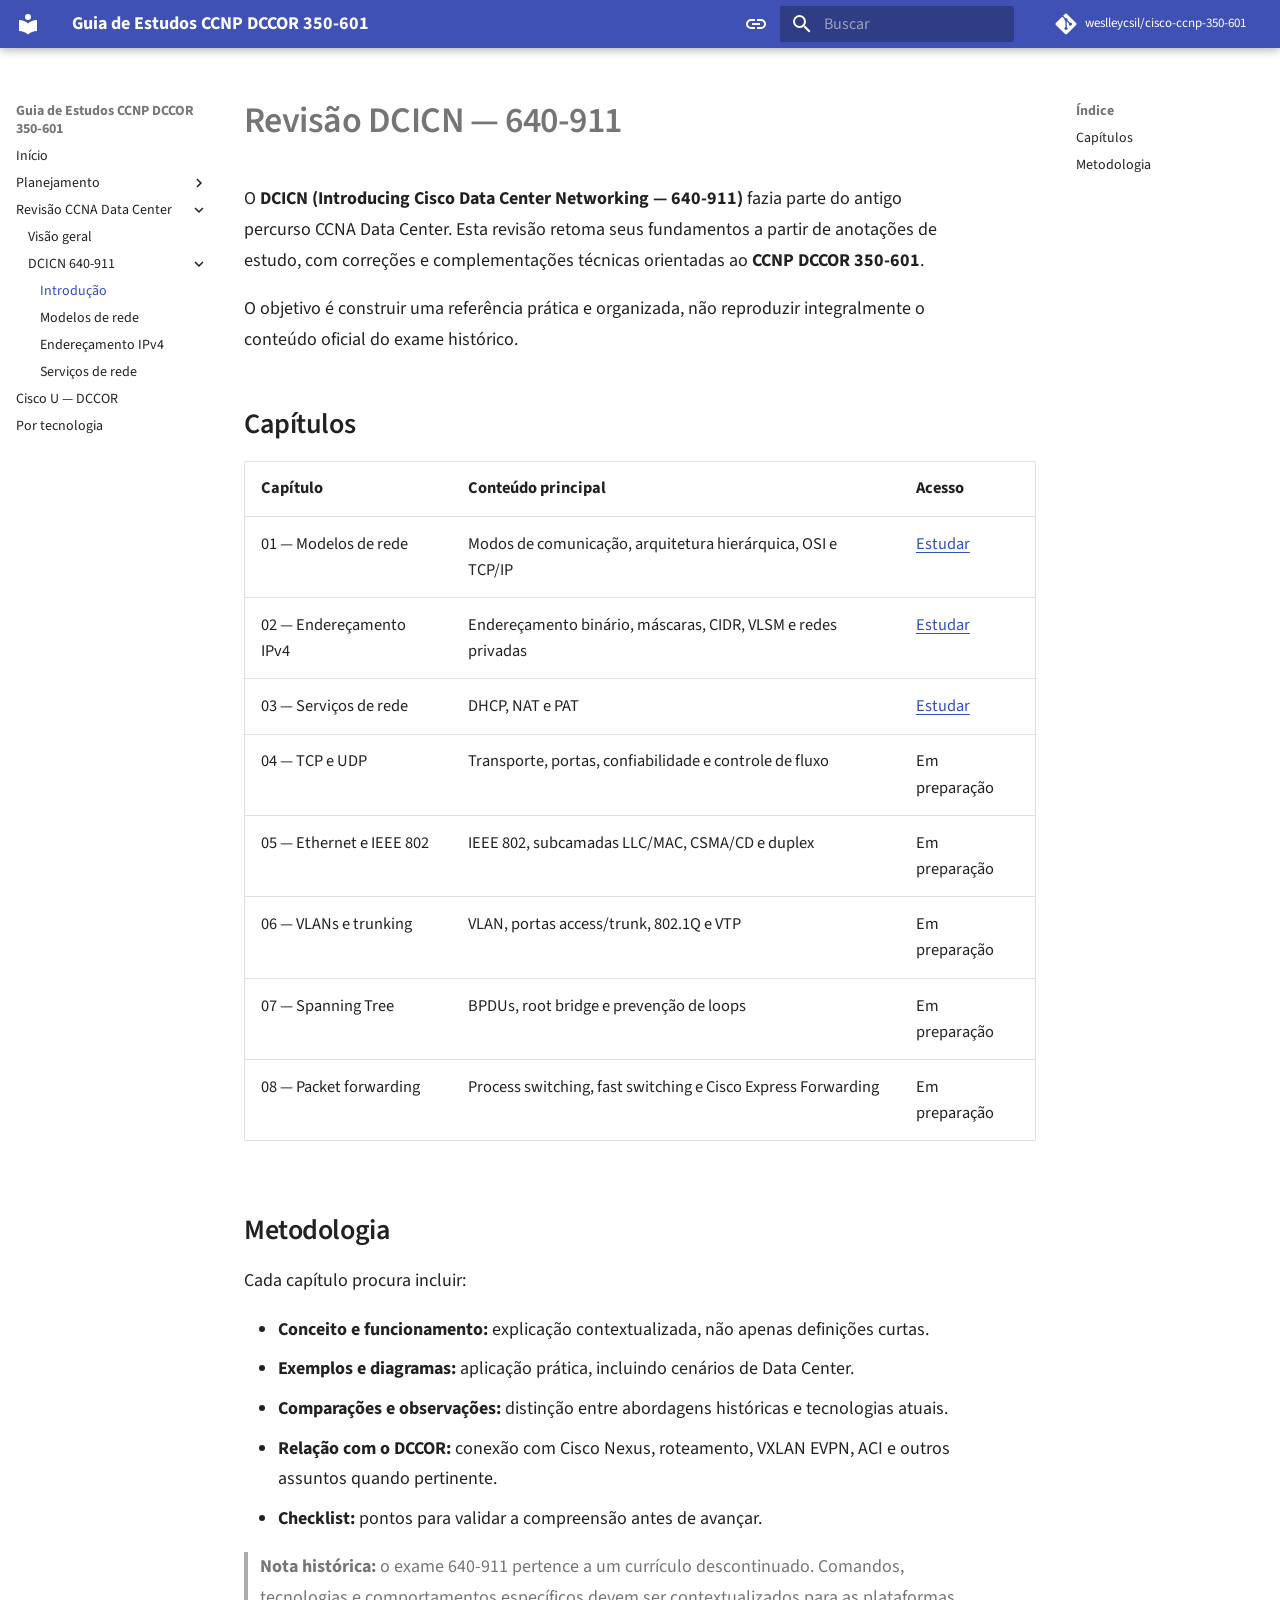
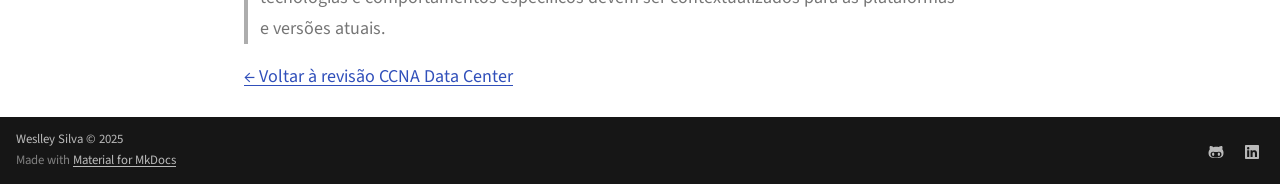
<file: revisao-ccna-dc/640-911/index.html>
<!doctype html>
<html lang="pt" class="no-js">
  <head>
    
      <meta charset="utf-8">
      <meta name="viewport" content="width=device-width,initial-scale=1">
      
        <meta name="description" content="Guia de Estudos CCNP DCCOR 350-601">
      
      
        <meta name="author" content="Weslley Silva">
      
      
        <link rel="canonical" href="https://infra.expert/cisco-ccnp-350-601/revisao-ccna-dc/640-911/">
      
      
        <link rel="prev" href="../">
      
      
        <link rel="next" href="modelos-de-rede/">
      
      
        
      
      
      <link rel="icon" href="../../assets/images/favicon.png">
      <meta name="generator" content="mkdocs-1.6.1, mkdocs-material-9.8.1">
    
    
      
        <title>Introdução - Guia de Estudos CCNP DCCOR 350-601</title>
      
    
    
      <link rel="stylesheet" href="../../assets/stylesheets/main.57a0d79d.min.css">
      
        
        <link rel="stylesheet" href="../../assets/stylesheets/palette.fb2fffe2.min.css">
      
      


    
    
      
    
    
      
        
        
        <link rel="preconnect" href="https://fonts.gstatic.com" crossorigin>
        <link rel="stylesheet" href="https://fonts.googleapis.com/css?family=Source+Sans+3:300,300i,400,400i,700,700i%7CRoboto+Mono:400,400i,700,700i&display=fallback">
        <style>:root{--md-text-font:"Source Sans 3";--md-code-font:"Roboto Mono"}</style>
      
    
    
      <link rel="stylesheet" href="../../stylesheets/reading.css">
    
    <script>__md_scope=new URL("../..",location),__md_hash=e=>[...e].reduce(((e,_)=>(e<<5)-e+_.charCodeAt(0)),0),__md_get=(e,_=localStorage,t=__md_scope)=>JSON.parse(_.getItem(t.pathname+"."+e)),__md_set=(e,_,t=localStorage,a=__md_scope)=>{try{t.setItem(a.pathname+"."+e,JSON.stringify(_))}catch(e){}}</script>
    
      

    
    
  </head>
  
  
    
    
      
    
    
    
    
    <body dir="ltr" data-md-color-scheme="default" data-md-color-primary="indigo" data-md-color-accent="indigo">
  
    
    <input class="md-toggle" data-md-toggle="drawer" type="checkbox" id="__drawer" autocomplete="off">
    <input class="md-toggle" data-md-toggle="search" type="checkbox" id="__search" autocomplete="off">
    <label class="md-overlay" for="__drawer"></label>
    <div data-md-component="skip">
      
        
        <a href="#revisao-dcicn-640-911" class="md-skip">
          Pular para conteúdo
        </a>
      
    </div>
    <div data-md-component="announce">
      
    </div>
    
    
      

  

<header class="md-header md-header--shadow" data-md-component="header">
  <nav class="md-header__inner md-grid" aria-label="Cabeçalho">
    <a href="../.." title="Guia de Estudos CCNP DCCOR 350-601" class="md-header__button md-logo" aria-label="Guia de Estudos CCNP DCCOR 350-601" data-md-component="logo">
      
  
  <svg xmlns="http://www.w3.org/2000/svg" viewBox="0 0 24 24"><path d="M12 8a3 3 0 0 0 3-3 3 3 0 0 0-3-3 3 3 0 0 0-3 3 3 3 0 0 0 3 3m0 3.54C9.64 9.35 6.5 8 3 8v11c3.5 0 6.64 1.35 9 3.54 2.36-2.19 5.5-3.54 9-3.54V8c-3.5 0-6.64 1.35-9 3.54"/></svg>

    </a>
    <label class="md-header__button md-icon" for="__drawer">
      
      <svg xmlns="http://www.w3.org/2000/svg" viewBox="0 0 24 24"><path d="M3 6h18v2H3zm0 5h18v2H3zm0 5h18v2H3z"/></svg>
    </label>
    <div class="md-header__title" data-md-component="header-title">
      <div class="md-header__ellipsis">
        <div class="md-header__topic">
          <span class="md-ellipsis">
            Guia de Estudos CCNP DCCOR 350-601
          </span>
        </div>
        <div class="md-header__topic" data-md-component="header-topic">
          <span class="md-ellipsis">
            
              Introdução
            
          </span>
        </div>
      </div>
    </div>
    
      
        <form class="md-header__option" data-md-component="palette">
  
    
    
    
    <input class="md-option" data-md-color-media="(prefers-color-scheme)" data-md-color-scheme="default" data-md-color-primary="indigo" data-md-color-accent="indigo"  aria-label="Switch to light mode"  type="radio" name="__palette" id="__palette_0">
    
      <label class="md-header__button md-icon" title="Switch to light mode" for="__palette_1" hidden>
        <svg xmlns="http://www.w3.org/2000/svg" viewBox="0 0 24 24"><path d="M3.9 12c0-1.71 1.39-3.1 3.1-3.1h4V7H7a5 5 0 0 0-5 5 5 5 0 0 0 5 5h4v-1.9H7c-1.71 0-3.1-1.39-3.1-3.1M8 13h8v-2H8zm9-6h-4v1.9h4c1.71 0 3.1 1.39 3.1 3.1s-1.39 3.1-3.1 3.1h-4V17h4a5 5 0 0 0 5-5 5 5 0 0 0-5-5"/></svg>
      </label>
    
  
    
    
    
    <input class="md-option" data-md-color-media="(prefers-color-scheme: light)" data-md-color-scheme="default" data-md-color-primary="indigo" data-md-color-accent="indigo"  aria-label="Switch to dark mode"  type="radio" name="__palette" id="__palette_1">
    
      <label class="md-header__button md-icon" title="Switch to dark mode" for="__palette_2" hidden>
        <svg xmlns="http://www.w3.org/2000/svg" viewBox="0 0 24 24"><path d="M17 7H7a5 5 0 0 0-5 5 5 5 0 0 0 5 5h10a5 5 0 0 0 5-5 5 5 0 0 0-5-5m0 8a3 3 0 0 1-3-3 3 3 0 0 1 3-3 3 3 0 0 1 3 3 3 3 0 0 1-3 3"/></svg>
      </label>
    
  
    
    
    
    <input class="md-option" data-md-color-media="(prefers-color-scheme: dark)" data-md-color-scheme="slate" data-md-color-primary="black" data-md-color-accent="indigo"  aria-label="Switch to system preference"  type="radio" name="__palette" id="__palette_2">
    
      <label class="md-header__button md-icon" title="Switch to system preference" for="__palette_0" hidden>
        <svg xmlns="http://www.w3.org/2000/svg" viewBox="0 0 24 24"><path d="M17 7H7a5 5 0 0 0-5 5 5 5 0 0 0 5 5h10a5 5 0 0 0 5-5 5 5 0 0 0-5-5M7 15a3 3 0 0 1-3-3 3 3 0 0 1 3-3 3 3 0 0 1 3 3 3 3 0 0 1-3 3"/></svg>
      </label>
    
  
</form>
      
    
    
      <script>var palette=__md_get("__palette");if(palette&&palette.color){if("(prefers-color-scheme)"===palette.color.media){var media=matchMedia("(prefers-color-scheme: light)"),input=document.querySelector(media.matches?"[data-md-color-media='(prefers-color-scheme: light)']":"[data-md-color-media='(prefers-color-scheme: dark)']");palette.color.media=input.getAttribute("data-md-color-media"),palette.color.scheme=input.getAttribute("data-md-color-scheme"),palette.color.primary=input.getAttribute("data-md-color-primary"),palette.color.accent=input.getAttribute("data-md-color-accent")}for(var[key,value]of Object.entries(palette.color))document.body.setAttribute("data-md-color-"+key,value)}</script>
    
    
    
      
      
        <label class="md-header__button md-icon" for="__search">
          
          <svg xmlns="http://www.w3.org/2000/svg" viewBox="0 0 24 24"><path d="M9.5 3A6.5 6.5 0 0 1 16 9.5c0 1.61-.59 3.09-1.56 4.23l.27.27h.79l5 5-1.5 1.5-5-5v-.79l-.27-.27A6.52 6.52 0 0 1 9.5 16 6.5 6.5 0 0 1 3 9.5 6.5 6.5 0 0 1 9.5 3m0 2C7 5 5 7 5 9.5S7 14 9.5 14 14 12 14 9.5 12 5 9.5 5"/></svg>
        </label>
        <div class="md-search" data-md-component="search" role="dialog">
  <label class="md-search__overlay" for="__search"></label>
  <div class="md-search__inner" role="search">
    <form class="md-search__form" name="search">
      <input type="text" class="md-search__input" name="query" aria-label="Buscar" placeholder="Buscar" autocapitalize="off" autocorrect="off" autocomplete="off" spellcheck="false" data-md-component="search-query" required>
      <label class="md-search__icon md-icon" for="__search">
        
        <svg xmlns="http://www.w3.org/2000/svg" viewBox="0 0 24 24"><path d="M9.5 3A6.5 6.5 0 0 1 16 9.5c0 1.61-.59 3.09-1.56 4.23l.27.27h.79l5 5-1.5 1.5-5-5v-.79l-.27-.27A6.52 6.52 0 0 1 9.5 16 6.5 6.5 0 0 1 3 9.5 6.5 6.5 0 0 1 9.5 3m0 2C7 5 5 7 5 9.5S7 14 9.5 14 14 12 14 9.5 12 5 9.5 5"/></svg>
        
        <svg xmlns="http://www.w3.org/2000/svg" viewBox="0 0 24 24"><path d="M20 11v2H8l5.5 5.5-1.42 1.42L4.16 12l7.92-7.92L13.5 5.5 8 11z"/></svg>
      </label>
      <nav class="md-search__options" aria-label="Pesquisar">
        
        <button type="reset" class="md-search__icon md-icon" title="Limpar" aria-label="Limpar" tabindex="-1">
          
          <svg xmlns="http://www.w3.org/2000/svg" viewBox="0 0 24 24"><path d="M19 6.41 17.59 5 12 10.59 6.41 5 5 6.41 10.59 12 5 17.59 6.41 19 12 13.41 17.59 19 19 17.59 13.41 12z"/></svg>
        </button>
      </nav>
      
    </form>
    <div class="md-search__output">
      <div class="md-search__scrollwrap" tabindex="0" data-md-scrollfix>
        <div class="md-search-result" data-md-component="search-result">
          <div class="md-search-result__meta">
            Inicializando busca
          </div>
          <ol class="md-search-result__list" role="presentation"></ol>
        </div>
      </div>
    </div>
  </div>
</div>
      
    
    
      <div class="md-header__source">
        <a href="https://github.com/weslleycsil/cisco-ccnp-350-601" title="Ir para repositório" class="md-source" data-md-component="source">
  <div class="md-source__icon md-icon">
    
    <svg xmlns="http://www.w3.org/2000/svg" viewBox="0 0 448 512"><!--! Font Awesome Free 7.1.0 by @fontawesome - https://fontawesome.com License - https://fontawesome.com/license/free (Icons: CC BY 4.0, Fonts: SIL OFL 1.1, Code: MIT License) Copyright 2025 Fonticons, Inc.--><path d="M439.6 236.1 244 40.5c-5.4-5.5-12.8-8.5-20.4-8.5s-15 3-20.4 8.4L162.5 81l51.5 51.5c27.1-9.1 52.7 16.8 43.4 43.7l49.7 49.7c34.2-11.8 61.2 31 35.5 56.7-26.5 26.5-70.2-2.9-56-37.3L240.3 199v121.9c25.3 12.5 22.3 41.8 9.1 55-6.4 6.4-15.2 10.1-24.3 10.1s-17.8-3.6-24.3-10.1c-17.6-17.6-11.1-46.9 11.2-56v-123c-20.8-8.5-24.6-30.7-18.6-45L142.6 101 8.5 235.1C3 240.6 0 247.9 0 255.5s3 15 8.5 20.4l195.6 195.7c5.4 5.4 12.7 8.4 20.4 8.4s15-3 20.4-8.4l194.7-194.7c5.4-5.4 8.4-12.8 8.4-20.4s-3-15-8.4-20.4"/></svg>
  </div>
  <div class="md-source__repository">
    weslleycsil/cisco-ccnp-350-601
  </div>
</a>
      </div>
    
  </nav>
  
</header>
    
    <div class="md-container" data-md-component="container">
      
      
        
          
        
      
      <main class="md-main" data-md-component="main">
        <div class="md-main__inner md-grid">
          
            
              
              <div class="md-sidebar md-sidebar--primary" data-md-component="sidebar" data-md-type="navigation" >
                <div class="md-sidebar__scrollwrap">
                  <div class="md-sidebar__inner">
                    



<nav class="md-nav md-nav--primary" aria-label="Navegação" data-md-level="0">
  <label class="md-nav__title" for="__drawer">
    <a href="../.." title="Guia de Estudos CCNP DCCOR 350-601" class="md-nav__button md-logo" aria-label="Guia de Estudos CCNP DCCOR 350-601" data-md-component="logo">
      
  
  <svg xmlns="http://www.w3.org/2000/svg" viewBox="0 0 24 24"><path d="M12 8a3 3 0 0 0 3-3 3 3 0 0 0-3-3 3 3 0 0 0-3 3 3 3 0 0 0 3 3m0 3.54C9.64 9.35 6.5 8 3 8v11c3.5 0 6.64 1.35 9 3.54 2.36-2.19 5.5-3.54 9-3.54V8c-3.5 0-6.64 1.35-9 3.54"/></svg>

    </a>
    Guia de Estudos CCNP DCCOR 350-601
  </label>
  
    <div class="md-nav__source">
      <a href="https://github.com/weslleycsil/cisco-ccnp-350-601" title="Ir para repositório" class="md-source" data-md-component="source">
  <div class="md-source__icon md-icon">
    
    <svg xmlns="http://www.w3.org/2000/svg" viewBox="0 0 448 512"><!--! Font Awesome Free 7.1.0 by @fontawesome - https://fontawesome.com License - https://fontawesome.com/license/free (Icons: CC BY 4.0, Fonts: SIL OFL 1.1, Code: MIT License) Copyright 2025 Fonticons, Inc.--><path d="M439.6 236.1 244 40.5c-5.4-5.5-12.8-8.5-20.4-8.5s-15 3-20.4 8.4L162.5 81l51.5 51.5c27.1-9.1 52.7 16.8 43.4 43.7l49.7 49.7c34.2-11.8 61.2 31 35.5 56.7-26.5 26.5-70.2-2.9-56-37.3L240.3 199v121.9c25.3 12.5 22.3 41.8 9.1 55-6.4 6.4-15.2 10.1-24.3 10.1s-17.8-3.6-24.3-10.1c-17.6-17.6-11.1-46.9 11.2-56v-123c-20.8-8.5-24.6-30.7-18.6-45L142.6 101 8.5 235.1C3 240.6 0 247.9 0 255.5s3 15 8.5 20.4l195.6 195.7c5.4 5.4 12.7 8.4 20.4 8.4s15-3 20.4-8.4l194.7-194.7c5.4-5.4 8.4-12.8 8.4-20.4s-3-15-8.4-20.4"/></svg>
  </div>
  <div class="md-source__repository">
    weslleycsil/cisco-ccnp-350-601
  </div>
</a>
    </div>
  
  <ul class="md-nav__list" data-md-scrollfix>
    
      
      
  
  
  
  
    <li class="md-nav__item">
      <a href="../.." class="md-nav__link">
        
  
  
  <span class="md-ellipsis">
    
  
    Início
  

    
  </span>
  
  

      </a>
    </li>
  

    
      
      
  
  
  
  
    
    
    
    
    
    <li class="md-nav__item md-nav__item--nested">
      
        
        
        <input class="md-nav__toggle md-toggle " type="checkbox" id="__nav_2" >
        
          
          <label class="md-nav__link" for="__nav_2" id="__nav_2_label" tabindex="0">
            
  
  
  <span class="md-ellipsis">
    
  
    Planejamento
  

    
  </span>
  
  

            <span class="md-nav__icon md-icon"></span>
          </label>
        
        <nav class="md-nav" data-md-level="1" aria-labelledby="__nav_2_label" aria-expanded="false">
          <label class="md-nav__title" for="__nav_2">
            <span class="md-nav__icon md-icon"></span>
            
  
    Planejamento
  

          </label>
          <ul class="md-nav__list" data-md-scrollfix>
            
              
                
  
  
  
  
    <li class="md-nav__item">
      <a href="../../roadmap/" class="md-nav__link">
        
  
  
  <span class="md-ellipsis">
    
  
    Roadmap
  

    
  </span>
  
  

      </a>
    </li>
  

              
            
              
                
  
  
  
  
    <li class="md-nav__item">
      <a href="../../progress/" class="md-nav__link">
        
  
  
  <span class="md-ellipsis">
    
  
    Acompanhamento
  

    
  </span>
  
  

      </a>
    </li>
  

              
            
          </ul>
        </nav>
      
    </li>
  

    
      
      
  
  
    
  
  
  
    
    
    
    
    
    <li class="md-nav__item md-nav__item--active md-nav__item--nested">
      
        
        
        <input class="md-nav__toggle md-toggle " type="checkbox" id="__nav_3" checked>
        
          
          <label class="md-nav__link" for="__nav_3" id="__nav_3_label" tabindex="0">
            
  
  
  <span class="md-ellipsis">
    
  
    Revisão CCNA Data Center
  

    
  </span>
  
  

            <span class="md-nav__icon md-icon"></span>
          </label>
        
        <nav class="md-nav" data-md-level="1" aria-labelledby="__nav_3_label" aria-expanded="true">
          <label class="md-nav__title" for="__nav_3">
            <span class="md-nav__icon md-icon"></span>
            
  
    Revisão CCNA Data Center
  

          </label>
          <ul class="md-nav__list" data-md-scrollfix>
            
              
                
  
  
  
  
    <li class="md-nav__item">
      <a href="../" class="md-nav__link">
        
  
  
  <span class="md-ellipsis">
    
  
    Visão geral
  

    
  </span>
  
  

      </a>
    </li>
  

              
            
              
                
  
  
    
  
  
  
    
    
    
    
    
    <li class="md-nav__item md-nav__item--active md-nav__item--nested">
      
        
        
        <input class="md-nav__toggle md-toggle " type="checkbox" id="__nav_3_2" checked>
        
          
          <label class="md-nav__link" for="__nav_3_2" id="__nav_3_2_label" tabindex="0">
            
  
  
  <span class="md-ellipsis">
    
  
    DCICN 640-911
  

    
  </span>
  
  

            <span class="md-nav__icon md-icon"></span>
          </label>
        
        <nav class="md-nav" data-md-level="2" aria-labelledby="__nav_3_2_label" aria-expanded="true">
          <label class="md-nav__title" for="__nav_3_2">
            <span class="md-nav__icon md-icon"></span>
            
  
    DCICN 640-911
  

          </label>
          <ul class="md-nav__list" data-md-scrollfix>
            
              
                
  
  
    
  
  
  
    <li class="md-nav__item md-nav__item--active">
      
      <input class="md-nav__toggle md-toggle" type="checkbox" id="__toc">
      
      
        
      
      
        <label class="md-nav__link md-nav__link--active" for="__toc">
          
  
  
  <span class="md-ellipsis">
    
  
    Introdução
  

    
  </span>
  
  

          <span class="md-nav__icon md-icon"></span>
        </label>
      
      <a href="./" class="md-nav__link md-nav__link--active">
        
  
  
  <span class="md-ellipsis">
    
  
    Introdução
  

    
  </span>
  
  

      </a>
      
        

<nav class="md-nav md-nav--secondary" aria-label="Índice">
  
  
  
    
  
  
    <label class="md-nav__title" for="__toc">
      <span class="md-nav__icon md-icon"></span>
      Índice
    </label>
    <ul class="md-nav__list" data-md-component="toc" data-md-scrollfix>
      
        <li class="md-nav__item">
  <a href="#capitulos" class="md-nav__link">
    <span class="md-ellipsis">
      
        Capítulos
      
    </span>
  </a>
  
</li>
      
        <li class="md-nav__item">
  <a href="#metodologia" class="md-nav__link">
    <span class="md-ellipsis">
      
        Metodologia
      
    </span>
  </a>
  
</li>
      
    </ul>
  
</nav>
      
    </li>
  

              
            
              
                
  
  
  
  
    <li class="md-nav__item">
      <a href="modelos-de-rede/" class="md-nav__link">
        
  
  
  <span class="md-ellipsis">
    
  
    Modelos de rede
  

    
  </span>
  
  

      </a>
    </li>
  

              
            
              
                
  
  
  
  
    <li class="md-nav__item">
      <a href="enderecamento-ipv4/" class="md-nav__link">
        
  
  
  <span class="md-ellipsis">
    
  
    Endereçamento IPv4
  

    
  </span>
  
  

      </a>
    </li>
  

              
            
              
                
  
  
  
  
    <li class="md-nav__item">
      <a href="servicos-de-rede/" class="md-nav__link">
        
  
  
  <span class="md-ellipsis">
    
  
    Serviços de rede
  

    
  </span>
  
  

      </a>
    </li>
  

              
            
          </ul>
        </nav>
      
    </li>
  

              
            
          </ul>
        </nav>
      
    </li>
  

    
      
      
  
  
  
  
    <li class="md-nav__item">
      <a href="../../cisco-u/" class="md-nav__link">
        
  
  
  <span class="md-ellipsis">
    
  
    Cisco U — DCCOR
  

    
  </span>
  
  

      </a>
    </li>
  

    
      
      
  
  
  
  
    <li class="md-nav__item">
      <a href="../../tecnologias/" class="md-nav__link">
        
  
  
  <span class="md-ellipsis">
    
  
    Por tecnologia
  

    
  </span>
  
  

      </a>
    </li>
  

    
  </ul>
</nav>
                  </div>
                </div>
              </div>
            
            
              
              <div class="md-sidebar md-sidebar--secondary" data-md-component="sidebar" data-md-type="toc" >
                <div class="md-sidebar__scrollwrap">
                  <div class="md-sidebar__inner">
                    

<nav class="md-nav md-nav--secondary" aria-label="Índice">
  
  
  
    
  
  
    <label class="md-nav__title" for="__toc">
      <span class="md-nav__icon md-icon"></span>
      Índice
    </label>
    <ul class="md-nav__list" data-md-component="toc" data-md-scrollfix>
      
        <li class="md-nav__item">
  <a href="#capitulos" class="md-nav__link">
    <span class="md-ellipsis">
      
        Capítulos
      
    </span>
  </a>
  
</li>
      
        <li class="md-nav__item">
  <a href="#metodologia" class="md-nav__link">
    <span class="md-ellipsis">
      
        Metodologia
      
    </span>
  </a>
  
</li>
      
    </ul>
  
</nav>
                  </div>
                </div>
              </div>
            
          
          
            <div class="md-content" data-md-component="content">
              
              <article class="md-content__inner md-typeset">
                
                  


  
  


<h1 id="revisao-dcicn-640-911">Revisão DCICN — 640-911<a class="headerlink" href="#revisao-dcicn-640-911" title="Permanent link">&para;</a></h1>
<p>O <strong>DCICN (Introducing Cisco Data Center Networking — 640-911)</strong> fazia parte do antigo percurso CCNA Data Center. Esta revisão retoma seus fundamentos a partir de anotações de estudo, com correções e complementações técnicas orientadas ao <strong>CCNP DCCOR 350-601</strong>.</p>
<p>O objetivo é construir uma referência prática e organizada, não reproduzir integralmente o conteúdo oficial do exame histórico.</p>
<h2 id="capitulos">Capítulos<a class="headerlink" href="#capitulos" title="Permanent link">&para;</a></h2>
<table>
<thead>
<tr>
<th>Capítulo</th>
<th>Conteúdo principal</th>
<th>Acesso</th>
</tr>
</thead>
<tbody>
<tr>
<td>01 — Modelos de rede</td>
<td>Modos de comunicação, arquitetura hierárquica, OSI e TCP/IP</td>
<td><a href="modelos-de-rede/">Estudar</a></td>
</tr>
<tr>
<td>02 — Endereçamento IPv4</td>
<td>Endereçamento binário, máscaras, CIDR, VLSM e redes privadas</td>
<td><a href="enderecamento-ipv4/">Estudar</a></td>
</tr>
<tr>
<td>03 — Serviços de rede</td>
<td>DHCP, NAT e PAT</td>
<td><a href="servicos-de-rede/">Estudar</a></td>
</tr>
<tr>
<td>04 — TCP e UDP</td>
<td>Transporte, portas, confiabilidade e controle de fluxo</td>
<td>Em preparação</td>
</tr>
<tr>
<td>05 — Ethernet e IEEE 802</td>
<td>IEEE 802, subcamadas LLC/MAC, CSMA/CD e duplex</td>
<td>Em preparação</td>
</tr>
<tr>
<td>06 — VLANs e trunking</td>
<td>VLAN, portas access/trunk, 802.1Q e VTP</td>
<td>Em preparação</td>
</tr>
<tr>
<td>07 — Spanning Tree</td>
<td>BPDUs, root bridge e prevenção de loops</td>
<td>Em preparação</td>
</tr>
<tr>
<td>08 — Packet forwarding</td>
<td>Process switching, fast switching e Cisco Express Forwarding</td>
<td>Em preparação</td>
</tr>
</tbody>
</table>
<h2 id="metodologia">Metodologia<a class="headerlink" href="#metodologia" title="Permanent link">&para;</a></h2>
<p>Cada capítulo procura incluir:</p>
<ul>
<li><strong>Conceito e funcionamento:</strong> explicação contextualizada, não apenas definições curtas.</li>
<li><strong>Exemplos e diagramas:</strong> aplicação prática, incluindo cenários de Data Center.</li>
<li><strong>Comparações e observações:</strong> distinção entre abordagens históricas e tecnologias atuais.</li>
<li><strong>Relação com o DCCOR:</strong> conexão com Cisco Nexus, roteamento, VXLAN EVPN, ACI e outros assuntos quando pertinente.</li>
<li><strong>Checklist:</strong> pontos para validar a compreensão antes de avançar.</li>
</ul>
<blockquote>
<p><strong>Nota histórica:</strong> o exame 640-911 pertence a um currículo descontinuado. Comandos, tecnologias e comportamentos específicos devem ser contextualizados para as plataformas e versões atuais.</p>
</blockquote>
<p><a href="../">← Voltar à revisão CCNA Data Center</a></p>












                
              </article>
            </div>
          
          
<script>var target=document.getElementById(location.hash.slice(1));target&&target.name&&(target.checked=target.name.startsWith("__tabbed_"))</script>
        </div>
        
      </main>
      
        <footer class="md-footer">
  
  <div class="md-footer-meta md-typeset">
    <div class="md-footer-meta__inner md-grid">
      <div class="md-copyright">
  
    <div class="md-copyright__highlight">
      Weslley Silva &copy; 2025
    </div>
  
  
    Made with
    <a href="https://squidfunk.github.io/mkdocs-material/" target="_blank" rel="noopener">
      Material for MkDocs
    </a>
  
</div>
      
        
<div class="md-social">
  
    
    
    
    
      
      
    
    <a href="https://github.com/weslleycsil" target="_blank" rel="noopener" title="github.com" class="md-social__link">
      <svg xmlns="http://www.w3.org/2000/svg" viewBox="0 0 512 512"><!--! Font Awesome Free 7.1.0 by @fontawesome - https://fontawesome.com License - https://fontawesome.com/license/free (Icons: CC BY 4.0, Fonts: SIL OFL 1.1, Code: MIT License) Copyright 2025 Fonticons, Inc.--><path d="M202.1 328.7c0 20.9-10.9 55.1-36.7 55.1s-36.7-34.2-36.7-55.1 10.9-55.1 36.7-55.1 36.7 34.2 36.7 55.1M496 278.2c0 31.9-3.2 65.7-17.5 95-37.9 76.6-142.1 74.8-216.7 74.8-75.8 0-186.2 2.7-225.6-74.8-14.6-29-20.2-63.1-20.2-95 0-41.9 13.9-81.5 41.5-113.6-5.2-15.8-7.7-32.4-7.7-48.8 0-21.5 4.9-32.3 14.6-51.8 45.3 0 74.3 9 108.8 36 29-6.9 58.8-10 88.7-10 27 0 54.2 2.9 80.4 9.2 34-26.7 63-35.2 107.8-35.2 9.8 19.5 14.6 30.3 14.6 51.8 0 16.4-2.6 32.7-7.7 48.2 27.5 32.4 39 72.3 39 114.2m-64.3 50.5c0-43.9-26.7-82.6-73.5-82.6-18.9 0-37 3.4-56 6-14.9 2.3-29.8 3.2-45.1 3.2-15.2 0-30.1-.9-45.1-3.2-18.7-2.6-37-6-56-6-46.8 0-73.5 38.7-73.5 82.6 0 87.8 80.4 101.3 150.4 101.3h48.2c70.3 0 150.6-13.4 150.6-101.3m-82.6-55.1c-25.8 0-36.7 34.2-36.7 55.1s10.9 55.1 36.7 55.1 36.7-34.2 36.7-55.1-10.9-55.1-36.7-55.1"/></svg>
    </a>
  
    
    
    
    
      
      
    
    <a href="https://linkedin.com/in/weslleycsil" target="_blank" rel="noopener" title="linkedin.com" class="md-social__link">
      <svg xmlns="http://www.w3.org/2000/svg" viewBox="0 0 448 512"><!--! Font Awesome Free 7.1.0 by @fontawesome - https://fontawesome.com License - https://fontawesome.com/license/free (Icons: CC BY 4.0, Fonts: SIL OFL 1.1, Code: MIT License) Copyright 2025 Fonticons, Inc.--><path d="M416 32H31.9C14.3 32 0 46.5 0 64.3v383.4C0 465.5 14.3 480 31.9 480H416c17.6 0 32-14.5 32-32.3V64.3c0-17.8-14.4-32.3-32-32.3M135.4 416H69V202.2h66.5V416zM102.2 96a38.5 38.5 0 1 1 0 77 38.5 38.5 0 1 1 0-77m282.1 320h-66.4V312c0-24.8-.5-56.7-34.5-56.7-34.6 0-39.9 27-39.9 54.9V416h-66.4V202.2h63.7v29.2h.9c8.9-16.8 30.6-34.5 62.9-34.5 67.2 0 79.7 44.3 79.7 101.9z"/></svg>
    </a>
  
</div>
      
    </div>
  </div>
</footer>
      
    </div>
    <div class="md-dialog" data-md-component="dialog">
      <div class="md-dialog__inner md-typeset"></div>
    </div>
    
    
    
      
      
      <script id="__config" type="application/json">{"annotate": null, "base": "../..", "features": [], "search": "../../assets/javascripts/workers/search.a7633da7.min.js", "tags": null, "translations": {"clipboard.copied": "Copiado para \u00e1rea de transfer\u00eancia", "clipboard.copy": "Copiar para \u00e1rea de transfer\u00eancia", "search.result.more.one": "mais 1 nesta p\u00e1gina", "search.result.more.other": "# mais nesta p\u00e1gina", "search.result.none": "Nenhum documento encontrado", "search.result.one": "1 documento encontrado", "search.result.other": "# documentos encontrados", "search.result.placeholder": "Digite para iniciar a busca", "search.result.term.missing": "Ausente", "select.version": "Selecione a vers\u00e3o"}, "version": null}</script>
    
    
      <script src="../../assets/javascripts/bundle.a5f9d56c.min.js"></script>
      
    
  </body>
</html>
</file>
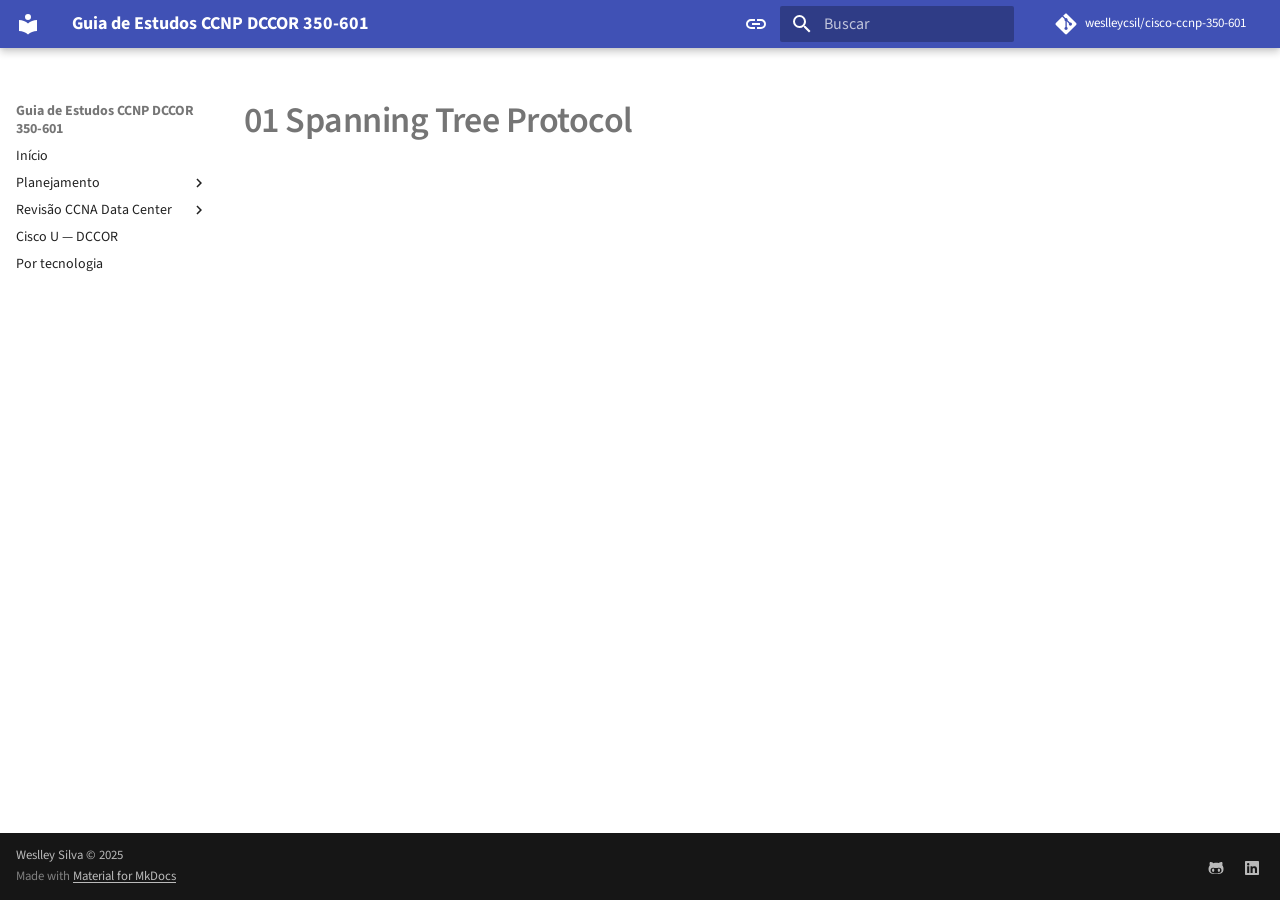
<file: cisco-u/01 - Implementing Data Center Switching Protocols/01 - Spanning Tree Protocol/index.html>
<!doctype html>
<html lang="pt" class="no-js">
  <head>
    
      <meta charset="utf-8">
      <meta name="viewport" content="width=device-width,initial-scale=1">
      
        <meta name="description" content="Guia de Estudos CCNP DCCOR 350-601">
      
      
        <meta name="author" content="Weslley Silva">
      
      
        <link rel="canonical" href="https://infra.expert/cisco-ccnp-350-601/cisco-u/01%20-%20Implementing%20Data%20Center%20Switching%20Protocols/01%20-%20Spanning%20Tree%20Protocol/">
      
      
      
      
        
      
      
      <link rel="icon" href="../../../assets/images/favicon.png">
      <meta name="generator" content="mkdocs-1.6.1, mkdocs-material-9.8.1">
    
    
      
        <title>01 Spanning Tree Protocol - Guia de Estudos CCNP DCCOR 350-601</title>
      
    
    
      <link rel="stylesheet" href="../../../assets/stylesheets/main.57a0d79d.min.css">
      
        
        <link rel="stylesheet" href="../../../assets/stylesheets/palette.fb2fffe2.min.css">
      
      


    
    
      
    
    
      
        
        
        <link rel="preconnect" href="https://fonts.gstatic.com" crossorigin>
        <link rel="stylesheet" href="https://fonts.googleapis.com/css?family=Source+Sans+3:300,300i,400,400i,700,700i%7CRoboto+Mono:400,400i,700,700i&display=fallback">
        <style>:root{--md-text-font:"Source Sans 3";--md-code-font:"Roboto Mono"}</style>
      
    
    
      <link rel="stylesheet" href="../../../stylesheets/reading.css">
    
    <script>__md_scope=new URL("../../..",location),__md_hash=e=>[...e].reduce(((e,_)=>(e<<5)-e+_.charCodeAt(0)),0),__md_get=(e,_=localStorage,t=__md_scope)=>JSON.parse(_.getItem(t.pathname+"."+e)),__md_set=(e,_,t=localStorage,a=__md_scope)=>{try{t.setItem(a.pathname+"."+e,JSON.stringify(_))}catch(e){}}</script>
    
      

    
    
  </head>
  
  
    
    
      
    
    
    
    
    <body dir="ltr" data-md-color-scheme="default" data-md-color-primary="indigo" data-md-color-accent="indigo">
  
    
    <input class="md-toggle" data-md-toggle="drawer" type="checkbox" id="__drawer" autocomplete="off">
    <input class="md-toggle" data-md-toggle="search" type="checkbox" id="__search" autocomplete="off">
    <label class="md-overlay" for="__drawer"></label>
    <div data-md-component="skip">
      
    </div>
    <div data-md-component="announce">
      
    </div>
    
    
      

  

<header class="md-header md-header--shadow" data-md-component="header">
  <nav class="md-header__inner md-grid" aria-label="Cabeçalho">
    <a href="../../.." title="Guia de Estudos CCNP DCCOR 350-601" class="md-header__button md-logo" aria-label="Guia de Estudos CCNP DCCOR 350-601" data-md-component="logo">
      
  
  <svg xmlns="http://www.w3.org/2000/svg" viewBox="0 0 24 24"><path d="M12 8a3 3 0 0 0 3-3 3 3 0 0 0-3-3 3 3 0 0 0-3 3 3 3 0 0 0 3 3m0 3.54C9.64 9.35 6.5 8 3 8v11c3.5 0 6.64 1.35 9 3.54 2.36-2.19 5.5-3.54 9-3.54V8c-3.5 0-6.64 1.35-9 3.54"/></svg>

    </a>
    <label class="md-header__button md-icon" for="__drawer">
      
      <svg xmlns="http://www.w3.org/2000/svg" viewBox="0 0 24 24"><path d="M3 6h18v2H3zm0 5h18v2H3zm0 5h18v2H3z"/></svg>
    </label>
    <div class="md-header__title" data-md-component="header-title">
      <div class="md-header__ellipsis">
        <div class="md-header__topic">
          <span class="md-ellipsis">
            Guia de Estudos CCNP DCCOR 350-601
          </span>
        </div>
        <div class="md-header__topic" data-md-component="header-topic">
          <span class="md-ellipsis">
            
              01   Spanning Tree Protocol
            
          </span>
        </div>
      </div>
    </div>
    
      
        <form class="md-header__option" data-md-component="palette">
  
    
    
    
    <input class="md-option" data-md-color-media="(prefers-color-scheme)" data-md-color-scheme="default" data-md-color-primary="indigo" data-md-color-accent="indigo"  aria-label="Switch to light mode"  type="radio" name="__palette" id="__palette_0">
    
      <label class="md-header__button md-icon" title="Switch to light mode" for="__palette_1" hidden>
        <svg xmlns="http://www.w3.org/2000/svg" viewBox="0 0 24 24"><path d="M3.9 12c0-1.71 1.39-3.1 3.1-3.1h4V7H7a5 5 0 0 0-5 5 5 5 0 0 0 5 5h4v-1.9H7c-1.71 0-3.1-1.39-3.1-3.1M8 13h8v-2H8zm9-6h-4v1.9h4c1.71 0 3.1 1.39 3.1 3.1s-1.39 3.1-3.1 3.1h-4V17h4a5 5 0 0 0 5-5 5 5 0 0 0-5-5"/></svg>
      </label>
    
  
    
    
    
    <input class="md-option" data-md-color-media="(prefers-color-scheme: light)" data-md-color-scheme="default" data-md-color-primary="indigo" data-md-color-accent="indigo"  aria-label="Switch to dark mode"  type="radio" name="__palette" id="__palette_1">
    
      <label class="md-header__button md-icon" title="Switch to dark mode" for="__palette_2" hidden>
        <svg xmlns="http://www.w3.org/2000/svg" viewBox="0 0 24 24"><path d="M17 7H7a5 5 0 0 0-5 5 5 5 0 0 0 5 5h10a5 5 0 0 0 5-5 5 5 0 0 0-5-5m0 8a3 3 0 0 1-3-3 3 3 0 0 1 3-3 3 3 0 0 1 3 3 3 3 0 0 1-3 3"/></svg>
      </label>
    
  
    
    
    
    <input class="md-option" data-md-color-media="(prefers-color-scheme: dark)" data-md-color-scheme="slate" data-md-color-primary="black" data-md-color-accent="indigo"  aria-label="Switch to system preference"  type="radio" name="__palette" id="__palette_2">
    
      <label class="md-header__button md-icon" title="Switch to system preference" for="__palette_0" hidden>
        <svg xmlns="http://www.w3.org/2000/svg" viewBox="0 0 24 24"><path d="M17 7H7a5 5 0 0 0-5 5 5 5 0 0 0 5 5h10a5 5 0 0 0 5-5 5 5 0 0 0-5-5M7 15a3 3 0 0 1-3-3 3 3 0 0 1 3-3 3 3 0 0 1 3 3 3 3 0 0 1-3 3"/></svg>
      </label>
    
  
</form>
      
    
    
      <script>var palette=__md_get("__palette");if(palette&&palette.color){if("(prefers-color-scheme)"===palette.color.media){var media=matchMedia("(prefers-color-scheme: light)"),input=document.querySelector(media.matches?"[data-md-color-media='(prefers-color-scheme: light)']":"[data-md-color-media='(prefers-color-scheme: dark)']");palette.color.media=input.getAttribute("data-md-color-media"),palette.color.scheme=input.getAttribute("data-md-color-scheme"),palette.color.primary=input.getAttribute("data-md-color-primary"),palette.color.accent=input.getAttribute("data-md-color-accent")}for(var[key,value]of Object.entries(palette.color))document.body.setAttribute("data-md-color-"+key,value)}</script>
    
    
    
      
      
        <label class="md-header__button md-icon" for="__search">
          
          <svg xmlns="http://www.w3.org/2000/svg" viewBox="0 0 24 24"><path d="M9.5 3A6.5 6.5 0 0 1 16 9.5c0 1.61-.59 3.09-1.56 4.23l.27.27h.79l5 5-1.5 1.5-5-5v-.79l-.27-.27A6.52 6.52 0 0 1 9.5 16 6.5 6.5 0 0 1 3 9.5 6.5 6.5 0 0 1 9.5 3m0 2C7 5 5 7 5 9.5S7 14 9.5 14 14 12 14 9.5 12 5 9.5 5"/></svg>
        </label>
        <div class="md-search" data-md-component="search" role="dialog">
  <label class="md-search__overlay" for="__search"></label>
  <div class="md-search__inner" role="search">
    <form class="md-search__form" name="search">
      <input type="text" class="md-search__input" name="query" aria-label="Buscar" placeholder="Buscar" autocapitalize="off" autocorrect="off" autocomplete="off" spellcheck="false" data-md-component="search-query" required>
      <label class="md-search__icon md-icon" for="__search">
        
        <svg xmlns="http://www.w3.org/2000/svg" viewBox="0 0 24 24"><path d="M9.5 3A6.5 6.5 0 0 1 16 9.5c0 1.61-.59 3.09-1.56 4.23l.27.27h.79l5 5-1.5 1.5-5-5v-.79l-.27-.27A6.52 6.52 0 0 1 9.5 16 6.5 6.5 0 0 1 3 9.5 6.5 6.5 0 0 1 9.5 3m0 2C7 5 5 7 5 9.5S7 14 9.5 14 14 12 14 9.5 12 5 9.5 5"/></svg>
        
        <svg xmlns="http://www.w3.org/2000/svg" viewBox="0 0 24 24"><path d="M20 11v2H8l5.5 5.5-1.42 1.42L4.16 12l7.92-7.92L13.5 5.5 8 11z"/></svg>
      </label>
      <nav class="md-search__options" aria-label="Pesquisar">
        
        <button type="reset" class="md-search__icon md-icon" title="Limpar" aria-label="Limpar" tabindex="-1">
          
          <svg xmlns="http://www.w3.org/2000/svg" viewBox="0 0 24 24"><path d="M19 6.41 17.59 5 12 10.59 6.41 5 5 6.41 10.59 12 5 17.59 6.41 19 12 13.41 17.59 19 19 17.59 13.41 12z"/></svg>
        </button>
      </nav>
      
    </form>
    <div class="md-search__output">
      <div class="md-search__scrollwrap" tabindex="0" data-md-scrollfix>
        <div class="md-search-result" data-md-component="search-result">
          <div class="md-search-result__meta">
            Inicializando busca
          </div>
          <ol class="md-search-result__list" role="presentation"></ol>
        </div>
      </div>
    </div>
  </div>
</div>
      
    
    
      <div class="md-header__source">
        <a href="https://github.com/weslleycsil/cisco-ccnp-350-601" title="Ir para repositório" class="md-source" data-md-component="source">
  <div class="md-source__icon md-icon">
    
    <svg xmlns="http://www.w3.org/2000/svg" viewBox="0 0 448 512"><!--! Font Awesome Free 7.1.0 by @fontawesome - https://fontawesome.com License - https://fontawesome.com/license/free (Icons: CC BY 4.0, Fonts: SIL OFL 1.1, Code: MIT License) Copyright 2025 Fonticons, Inc.--><path d="M439.6 236.1 244 40.5c-5.4-5.5-12.8-8.5-20.4-8.5s-15 3-20.4 8.4L162.5 81l51.5 51.5c27.1-9.1 52.7 16.8 43.4 43.7l49.7 49.7c34.2-11.8 61.2 31 35.5 56.7-26.5 26.5-70.2-2.9-56-37.3L240.3 199v121.9c25.3 12.5 22.3 41.8 9.1 55-6.4 6.4-15.2 10.1-24.3 10.1s-17.8-3.6-24.3-10.1c-17.6-17.6-11.1-46.9 11.2-56v-123c-20.8-8.5-24.6-30.7-18.6-45L142.6 101 8.5 235.1C3 240.6 0 247.9 0 255.5s3 15 8.5 20.4l195.6 195.7c5.4 5.4 12.7 8.4 20.4 8.4s15-3 20.4-8.4l194.7-194.7c5.4-5.4 8.4-12.8 8.4-20.4s-3-15-8.4-20.4"/></svg>
  </div>
  <div class="md-source__repository">
    weslleycsil/cisco-ccnp-350-601
  </div>
</a>
      </div>
    
  </nav>
  
</header>
    
    <div class="md-container" data-md-component="container">
      
      
        
          
        
      
      <main class="md-main" data-md-component="main">
        <div class="md-main__inner md-grid">
          
            
              
              <div class="md-sidebar md-sidebar--primary" data-md-component="sidebar" data-md-type="navigation" >
                <div class="md-sidebar__scrollwrap">
                  <div class="md-sidebar__inner">
                    



<nav class="md-nav md-nav--primary" aria-label="Navegação" data-md-level="0">
  <label class="md-nav__title" for="__drawer">
    <a href="../../.." title="Guia de Estudos CCNP DCCOR 350-601" class="md-nav__button md-logo" aria-label="Guia de Estudos CCNP DCCOR 350-601" data-md-component="logo">
      
  
  <svg xmlns="http://www.w3.org/2000/svg" viewBox="0 0 24 24"><path d="M12 8a3 3 0 0 0 3-3 3 3 0 0 0-3-3 3 3 0 0 0-3 3 3 3 0 0 0 3 3m0 3.54C9.64 9.35 6.5 8 3 8v11c3.5 0 6.64 1.35 9 3.54 2.36-2.19 5.5-3.54 9-3.54V8c-3.5 0-6.64 1.35-9 3.54"/></svg>

    </a>
    Guia de Estudos CCNP DCCOR 350-601
  </label>
  
    <div class="md-nav__source">
      <a href="https://github.com/weslleycsil/cisco-ccnp-350-601" title="Ir para repositório" class="md-source" data-md-component="source">
  <div class="md-source__icon md-icon">
    
    <svg xmlns="http://www.w3.org/2000/svg" viewBox="0 0 448 512"><!--! Font Awesome Free 7.1.0 by @fontawesome - https://fontawesome.com License - https://fontawesome.com/license/free (Icons: CC BY 4.0, Fonts: SIL OFL 1.1, Code: MIT License) Copyright 2025 Fonticons, Inc.--><path d="M439.6 236.1 244 40.5c-5.4-5.5-12.8-8.5-20.4-8.5s-15 3-20.4 8.4L162.5 81l51.5 51.5c27.1-9.1 52.7 16.8 43.4 43.7l49.7 49.7c34.2-11.8 61.2 31 35.5 56.7-26.5 26.5-70.2-2.9-56-37.3L240.3 199v121.9c25.3 12.5 22.3 41.8 9.1 55-6.4 6.4-15.2 10.1-24.3 10.1s-17.8-3.6-24.3-10.1c-17.6-17.6-11.1-46.9 11.2-56v-123c-20.8-8.5-24.6-30.7-18.6-45L142.6 101 8.5 235.1C3 240.6 0 247.9 0 255.5s3 15 8.5 20.4l195.6 195.7c5.4 5.4 12.7 8.4 20.4 8.4s15-3 20.4-8.4l194.7-194.7c5.4-5.4 8.4-12.8 8.4-20.4s-3-15-8.4-20.4"/></svg>
  </div>
  <div class="md-source__repository">
    weslleycsil/cisco-ccnp-350-601
  </div>
</a>
    </div>
  
  <ul class="md-nav__list" data-md-scrollfix>
    
      
      
  
  
  
  
    <li class="md-nav__item">
      <a href="../../.." class="md-nav__link">
        
  
  
  <span class="md-ellipsis">
    
  
    Início
  

    
  </span>
  
  

      </a>
    </li>
  

    
      
      
  
  
  
  
    
    
    
    
    
    <li class="md-nav__item md-nav__item--nested">
      
        
        
        <input class="md-nav__toggle md-toggle " type="checkbox" id="__nav_2" >
        
          
          <label class="md-nav__link" for="__nav_2" id="__nav_2_label" tabindex="0">
            
  
  
  <span class="md-ellipsis">
    
  
    Planejamento
  

    
  </span>
  
  

            <span class="md-nav__icon md-icon"></span>
          </label>
        
        <nav class="md-nav" data-md-level="1" aria-labelledby="__nav_2_label" aria-expanded="false">
          <label class="md-nav__title" for="__nav_2">
            <span class="md-nav__icon md-icon"></span>
            
  
    Planejamento
  

          </label>
          <ul class="md-nav__list" data-md-scrollfix>
            
              
                
  
  
  
  
    <li class="md-nav__item">
      <a href="../../../roadmap/" class="md-nav__link">
        
  
  
  <span class="md-ellipsis">
    
  
    Roadmap
  

    
  </span>
  
  

      </a>
    </li>
  

              
            
              
                
  
  
  
  
    <li class="md-nav__item">
      <a href="../../../progress/" class="md-nav__link">
        
  
  
  <span class="md-ellipsis">
    
  
    Acompanhamento
  

    
  </span>
  
  

      </a>
    </li>
  

              
            
          </ul>
        </nav>
      
    </li>
  

    
      
      
  
  
  
  
    
    
    
    
    
    <li class="md-nav__item md-nav__item--nested">
      
        
        
        <input class="md-nav__toggle md-toggle " type="checkbox" id="__nav_3" >
        
          
          <label class="md-nav__link" for="__nav_3" id="__nav_3_label" tabindex="0">
            
  
  
  <span class="md-ellipsis">
    
  
    Revisão CCNA Data Center
  

    
  </span>
  
  

            <span class="md-nav__icon md-icon"></span>
          </label>
        
        <nav class="md-nav" data-md-level="1" aria-labelledby="__nav_3_label" aria-expanded="false">
          <label class="md-nav__title" for="__nav_3">
            <span class="md-nav__icon md-icon"></span>
            
  
    Revisão CCNA Data Center
  

          </label>
          <ul class="md-nav__list" data-md-scrollfix>
            
              
                
  
  
  
  
    <li class="md-nav__item">
      <a href="../../../revisao-ccna-dc/" class="md-nav__link">
        
  
  
  <span class="md-ellipsis">
    
  
    Visão geral
  

    
  </span>
  
  

      </a>
    </li>
  

              
            
              
                
  
  
  
  
    
    
    
    
    
    <li class="md-nav__item md-nav__item--nested">
      
        
        
        <input class="md-nav__toggle md-toggle " type="checkbox" id="__nav_3_2" >
        
          
          <label class="md-nav__link" for="__nav_3_2" id="__nav_3_2_label" tabindex="0">
            
  
  
  <span class="md-ellipsis">
    
  
    DCICN 640-911
  

    
  </span>
  
  

            <span class="md-nav__icon md-icon"></span>
          </label>
        
        <nav class="md-nav" data-md-level="2" aria-labelledby="__nav_3_2_label" aria-expanded="false">
          <label class="md-nav__title" for="__nav_3_2">
            <span class="md-nav__icon md-icon"></span>
            
  
    DCICN 640-911
  

          </label>
          <ul class="md-nav__list" data-md-scrollfix>
            
              
                
  
  
  
  
    <li class="md-nav__item">
      <a href="../../../revisao-ccna-dc/640-911/" class="md-nav__link">
        
  
  
  <span class="md-ellipsis">
    
  
    Introdução
  

    
  </span>
  
  

      </a>
    </li>
  

              
            
              
                
  
  
  
  
    <li class="md-nav__item">
      <a href="../../../revisao-ccna-dc/640-911/modelos-de-rede/" class="md-nav__link">
        
  
  
  <span class="md-ellipsis">
    
  
    Modelos de rede
  

    
  </span>
  
  

      </a>
    </li>
  

              
            
              
                
  
  
  
  
    <li class="md-nav__item">
      <a href="../../../revisao-ccna-dc/640-911/enderecamento-ipv4/" class="md-nav__link">
        
  
  
  <span class="md-ellipsis">
    
  
    Endereçamento IPv4
  

    
  </span>
  
  

      </a>
    </li>
  

              
            
              
                
  
  
  
  
    <li class="md-nav__item">
      <a href="../../../revisao-ccna-dc/640-911/servicos-de-rede/" class="md-nav__link">
        
  
  
  <span class="md-ellipsis">
    
  
    Serviços de rede
  

    
  </span>
  
  

      </a>
    </li>
  

              
            
          </ul>
        </nav>
      
    </li>
  

              
            
          </ul>
        </nav>
      
    </li>
  

    
      
      
  
  
  
  
    <li class="md-nav__item">
      <a href="../../" class="md-nav__link">
        
  
  
  <span class="md-ellipsis">
    
  
    Cisco U — DCCOR
  

    
  </span>
  
  

      </a>
    </li>
  

    
      
      
  
  
  
  
    <li class="md-nav__item">
      <a href="../../../tecnologias/" class="md-nav__link">
        
  
  
  <span class="md-ellipsis">
    
  
    Por tecnologia
  

    
  </span>
  
  

      </a>
    </li>
  

    
  </ul>
</nav>
                  </div>
                </div>
              </div>
            
            
              
              <div class="md-sidebar md-sidebar--secondary" data-md-component="sidebar" data-md-type="toc" >
                <div class="md-sidebar__scrollwrap">
                  <div class="md-sidebar__inner">
                    

<nav class="md-nav md-nav--secondary" aria-label="Índice">
  
  
  
  
</nav>
                  </div>
                </div>
              </div>
            
          
          
            <div class="md-content" data-md-component="content">
              
              <article class="md-content__inner md-typeset">
                
                  


  
  


  <h1>01   Spanning Tree Protocol</h1>














                
              </article>
            </div>
          
          
<script>var target=document.getElementById(location.hash.slice(1));target&&target.name&&(target.checked=target.name.startsWith("__tabbed_"))</script>
        </div>
        
      </main>
      
        <footer class="md-footer">
  
  <div class="md-footer-meta md-typeset">
    <div class="md-footer-meta__inner md-grid">
      <div class="md-copyright">
  
    <div class="md-copyright__highlight">
      Weslley Silva &copy; 2025
    </div>
  
  
    Made with
    <a href="https://squidfunk.github.io/mkdocs-material/" target="_blank" rel="noopener">
      Material for MkDocs
    </a>
  
</div>
      
        
<div class="md-social">
  
    
    
    
    
      
      
    
    <a href="https://github.com/weslleycsil" target="_blank" rel="noopener" title="github.com" class="md-social__link">
      <svg xmlns="http://www.w3.org/2000/svg" viewBox="0 0 512 512"><!--! Font Awesome Free 7.1.0 by @fontawesome - https://fontawesome.com License - https://fontawesome.com/license/free (Icons: CC BY 4.0, Fonts: SIL OFL 1.1, Code: MIT License) Copyright 2025 Fonticons, Inc.--><path d="M202.1 328.7c0 20.9-10.9 55.1-36.7 55.1s-36.7-34.2-36.7-55.1 10.9-55.1 36.7-55.1 36.7 34.2 36.7 55.1M496 278.2c0 31.9-3.2 65.7-17.5 95-37.9 76.6-142.1 74.8-216.7 74.8-75.8 0-186.2 2.7-225.6-74.8-14.6-29-20.2-63.1-20.2-95 0-41.9 13.9-81.5 41.5-113.6-5.2-15.8-7.7-32.4-7.7-48.8 0-21.5 4.9-32.3 14.6-51.8 45.3 0 74.3 9 108.8 36 29-6.9 58.8-10 88.7-10 27 0 54.2 2.9 80.4 9.2 34-26.7 63-35.2 107.8-35.2 9.8 19.5 14.6 30.3 14.6 51.8 0 16.4-2.6 32.7-7.7 48.2 27.5 32.4 39 72.3 39 114.2m-64.3 50.5c0-43.9-26.7-82.6-73.5-82.6-18.9 0-37 3.4-56 6-14.9 2.3-29.8 3.2-45.1 3.2-15.2 0-30.1-.9-45.1-3.2-18.7-2.6-37-6-56-6-46.8 0-73.5 38.7-73.5 82.6 0 87.8 80.4 101.3 150.4 101.3h48.2c70.3 0 150.6-13.4 150.6-101.3m-82.6-55.1c-25.8 0-36.7 34.2-36.7 55.1s10.9 55.1 36.7 55.1 36.7-34.2 36.7-55.1-10.9-55.1-36.7-55.1"/></svg>
    </a>
  
    
    
    
    
      
      
    
    <a href="https://linkedin.com/in/weslleycsil" target="_blank" rel="noopener" title="linkedin.com" class="md-social__link">
      <svg xmlns="http://www.w3.org/2000/svg" viewBox="0 0 448 512"><!--! Font Awesome Free 7.1.0 by @fontawesome - https://fontawesome.com License - https://fontawesome.com/license/free (Icons: CC BY 4.0, Fonts: SIL OFL 1.1, Code: MIT License) Copyright 2025 Fonticons, Inc.--><path d="M416 32H31.9C14.3 32 0 46.5 0 64.3v383.4C0 465.5 14.3 480 31.9 480H416c17.6 0 32-14.5 32-32.3V64.3c0-17.8-14.4-32.3-32-32.3M135.4 416H69V202.2h66.5V416zM102.2 96a38.5 38.5 0 1 1 0 77 38.5 38.5 0 1 1 0-77m282.1 320h-66.4V312c0-24.8-.5-56.7-34.5-56.7-34.6 0-39.9 27-39.9 54.9V416h-66.4V202.2h63.7v29.2h.9c8.9-16.8 30.6-34.5 62.9-34.5 67.2 0 79.7 44.3 79.7 101.9z"/></svg>
    </a>
  
</div>
      
    </div>
  </div>
</footer>
      
    </div>
    <div class="md-dialog" data-md-component="dialog">
      <div class="md-dialog__inner md-typeset"></div>
    </div>
    
    
    
      
      
      <script id="__config" type="application/json">{"annotate": null, "base": "../../..", "features": [], "search": "../../../assets/javascripts/workers/search.a7633da7.min.js", "tags": null, "translations": {"clipboard.copied": "Copiado para \u00e1rea de transfer\u00eancia", "clipboard.copy": "Copiar para \u00e1rea de transfer\u00eancia", "search.result.more.one": "mais 1 nesta p\u00e1gina", "search.result.more.other": "# mais nesta p\u00e1gina", "search.result.none": "Nenhum documento encontrado", "search.result.one": "1 documento encontrado", "search.result.other": "# documentos encontrados", "search.result.placeholder": "Digite para iniciar a busca", "search.result.term.missing": "Ausente", "select.version": "Selecione a vers\u00e3o"}, "version": null}</script>
    
    
      <script src="../../../assets/javascripts/bundle.a5f9d56c.min.js"></script>
      
    
  </body>
</html>
</file>
<file: stylesheets/reading.css>
/* Reading layout: keep prose comfortable and leave room for technical material. */
.md-grid {
  max-width: 76rem;
}

.md-typeset {
  font-size: 0.9rem;
  line-height: 1.7;
}

.md-typeset h1,
.md-typeset h2,
.md-typeset h3 {
  font-weight: 600;
  line-height: 1.3;
  letter-spacing: -0.015em;
}

.md-typeset h1 {
  margin-bottom: 1.1em;
}

.md-typeset h2 {
  margin-top: 1.8em;
}

.md-typeset p,
.md-typeset ul,
.md-typeset ol {
  max-width: 78ch;
}

.md-typeset li + li {
  margin-top: 0.35em;
}

.md-typeset table:not([class]) {
  font-size: 0.82rem;
  line-height: 1.6;
}

.md-typeset table:not([class]) th,
.md-typeset table:not([class]) td {
  padding: 0.85em 1em;
}

.md-typeset pre > code {
  font-size: 0.8rem;
  line-height: 1.6;
}

.md-typeset .admonition,
.md-typeset details {
  font-size: 0.82rem;
}

.md-typeset a:not(.headerlink) {
  text-decoration: underline;
  text-decoration-thickness: 0.06em;
  text-underline-offset: 0.16em;
}

[data-md-color-scheme="default"] {
  --md-typeset-a-color: #304fba;
}

[data-md-color-scheme="slate"] {
  --md-typeset-a-color: #a9c1ff;
}

/* Retain Material's drawer and mobile breakpoint behavior. */
@media screen and (min-width: 76.25em) {
  .md-sidebar {
    width: 11rem;
  }
}

@media screen and (max-width: 44.9375em) {
  .md-typeset {
    font-size: 0.85rem;
  }
}
</file>
<file: assets/stylesheets/main.57a0d79d.min.css>
@charset "UTF-8";html{box-sizing:border-box;-webkit-text-size-adjust:none;-moz-text-size-adjust:none;text-size-adjust:none}*,:after,:before{box-sizing:inherit}@media(prefers-reduced-motion){*,:after,:before{transition:none!important}}body{margin:0;-webkit-font-smoothing:antialiased;-moz-osx-font-smoothing:grayscale;--md-text-font-family:var(--md-text-font, _),
    -apple-system, BlinkMacSystemFont, Helvetica, Arial, sans-serif;--md-code-font-family:var(--md-code-font, _),
    SFMono-Regular, Consolas, Menlo, monospace}.md-typeset code:not(.focus-visible),a,button,input,label{-webkit-tap-highlight-color:transparent}a{color:inherit;text-decoration:none}hr{box-sizing:initial;display:block;height:.05rem;padding:0;overflow:visible;border:0}small{font-size:80%}sub,sup{line-height:1em}img{border-style:none}table{border-spacing:0;border-collapse:initial}td,th{font-weight:400;vertical-align:top}button{padding:0;margin:0;font-family:inherit;font-size:inherit;background:#0000;border:0}input{border:0;outline:none}:root{--md-primary-fg-color:#4051b5;--md-primary-fg-color--light:#5d6cc0;--md-primary-fg-color--dark:#303fa1;--md-primary-bg-color:#fff;--md-primary-bg-color--light:#ffffffb3;--md-accent-fg-color:#526cfe;--md-accent-fg-color--transparent:#526cfe1a;--md-accent-bg-color:#fff;--md-accent-bg-color--light:#ffffffb3;--md-typeset-table-sort-icon:url("data:image/svg+xml;charset=utf-8,<svg xmlns='http://www.w3.org/2000/svg' viewBox='0 0 24 24'><path d='m18 21-4-4h3V7h-3l4-4 4 4h-3v10h3M2 19v-2h10v2M2 13v-2h7v2M2 7V5h4v2z'/></svg>");--md-typeset-table-sort-icon--asc:url("data:image/svg+xml;charset=utf-8,<svg xmlns='http://www.w3.org/2000/svg' viewBox='0 0 24 24'><path d='M19 17h3l-4 4-4-4h3V3h2M2 17h10v2H2M6 5v2H2V5m0 6h7v2H2z'/></svg>");--md-typeset-table-sort-icon--desc:url("data:image/svg+xml;charset=utf-8,<svg xmlns='http://www.w3.org/2000/svg' viewBox='0 0 24 24'><path d='M19 7h3l-4-4-4 4h3v14h2M2 17h10v2H2M6 5v2H2V5m0 6h7v2H2z'/></svg>")}[data-md-color-scheme=default]{color-scheme:light}[data-md-color-scheme=default] img[src$="#gh-dark-mode-only"],[data-md-color-scheme=default] img[src$="#only-dark"]{display:none}:root,[data-md-color-scheme=default]{--md-hue:225deg;--md-default-fg-color:#000000de;--md-default-fg-color--light:#0000008a;--md-default-fg-color--lighter:#00000052;--md-default-fg-color--lightest:#00000012;--md-default-bg-color:#fff;--md-default-bg-color--light:#ffffffb3;--md-default-bg-color--lighter:#ffffff4d;--md-default-bg-color--lightest:#ffffff1f;--md-code-fg-color:#36464e;--md-code-bg-color:#f5f5f5;--md-code-bg-color--light:#f5f5f5b3;--md-code-bg-color--lighter:#f5f5f54d;--md-code-hl-color:#4287ff;--md-code-hl-color--light:#4287ff1a;--md-code-hl-number-color:#d52a2a;--md-code-hl-special-color:#db1457;--md-code-hl-function-color:#a846b9;--md-code-hl-constant-color:#6e59d9;--md-code-hl-keyword-color:#3f6ec6;--md-code-hl-string-color:#1c7d4d;--md-code-hl-name-color:var(--md-code-fg-color);--md-code-hl-operator-color:var(--md-default-fg-color--light);--md-code-hl-punctuation-color:var(--md-default-fg-color--light);--md-code-hl-comment-color:var(--md-default-fg-color--light);--md-code-hl-generic-color:var(--md-default-fg-color--light);--md-code-hl-variable-color:var(--md-default-fg-color--light);--md-typeset-color:var(--md-default-fg-color);--md-typeset-a-color:var(--md-primary-fg-color);--md-typeset-del-color:#f5503d26;--md-typeset-ins-color:#0bd57026;--md-typeset-kbd-color:#fafafa;--md-typeset-kbd-accent-color:#fff;--md-typeset-kbd-border-color:#b8b8b8;--md-typeset-mark-color:#ffff0080;--md-typeset-table-color:#0000001f;--md-typeset-table-color--light:#00000009;--md-admonition-fg-color:var(--md-default-fg-color);--md-admonition-bg-color:var(--md-default-bg-color);--md-warning-fg-color:#000000de;--md-warning-bg-color:#ff9;--md-footer-fg-color:#fff;--md-footer-fg-color--light:#ffffffb3;--md-footer-fg-color--lighter:#ffffff73;--md-footer-bg-color:#000000de;--md-footer-bg-color--dark:#00000052;--md-shadow-z1:0 0.2rem 0.5rem #0000000d,
    0 0 0.05rem #0000001a;--md-shadow-z2:0 0.2rem 0.5rem #0000001a,
    0 0 0.05rem #00000040;--md-shadow-z3:0 0.2rem 0.5rem #0003,
    0 0 0.05rem #00000059}.md-icon svg{display:block;width:1.2rem;height:1.2rem;fill:currentcolor}aside,body,input{font-family:var(--md-text-font-family);font-feature-settings:"kern","liga";color:var(--md-typeset-color)}code,kbd,pre{font-family:var(--md-code-font-family);font-feature-settings:"kern"}.md-typeset{font-size:.8rem;line-height:1.6;overflow-wrap:break-word;-webkit-print-color-adjust:exact;color-adjust:exact}@media print{.md-typeset{font-size:.68rem}.md-typeset code,.md-typeset kbd,.md-typeset pre{white-space:pre-wrap}}.md-typeset blockquote,.md-typeset dl,.md-typeset figure,.md-typeset ol,.md-typeset pre,.md-typeset ul{margin-top:1em;margin-bottom:1em}.md-typeset h1{margin:0 0 1.25em;font-size:2em;line-height:1.3;color:var(--md-default-fg-color--light)}.md-typeset h1,.md-typeset h2{font-weight:300;letter-spacing:-.01em}.md-typeset h2{margin:1.6em 0 .64em;font-size:1.5625em;line-height:1.4}.md-typeset h3{margin:1.6em 0 .8em;font-size:1.25em;font-weight:400;line-height:1.5;letter-spacing:-.01em}.md-typeset h2+h3{margin-top:.8em}.md-typeset h4{margin:1em 0;font-weight:700;letter-spacing:-.01em}.md-typeset h5,.md-typeset h6{margin:1.25em 0;font-size:.8em;font-weight:700;color:var(--md-default-fg-color--light);letter-spacing:-.01em}.md-typeset h5{text-transform:uppercase}.md-typeset h5 code{text-transform:none}.md-typeset hr{display:flow-root;margin:1.5em 0;border-bottom:.05rem solid var(--md-default-fg-color--lightest)}.md-typeset a{color:var(--md-typeset-a-color);word-break:break-word}.md-typeset a,.md-typeset a:before{transition:color 125ms}.md-typeset a:focus,.md-typeset a:hover{color:var(--md-accent-fg-color)}.md-typeset a:focus code,.md-typeset a:hover code{color:var(--md-accent-fg-color);background-color:var(--md-accent-fg-color--transparent)}.md-typeset a code{color:var(--md-typeset-a-color)}.md-typeset a.focus-visible{outline-color:var(--md-accent-fg-color);outline-offset:.2rem}.md-typeset code,.md-typeset kbd,.md-typeset pre{font-variant-ligatures:none;color:var(--md-code-fg-color);direction:ltr;transition:background-color 125ms}.md-typeset code{padding:0 .2941176471em;font-size:.85em;word-break:break-word;background-color:var(--md-code-bg-color);border-radius:.1rem;-webkit-box-decoration-break:clone;box-decoration-break:clone;transition:color 125ms,background-color 125ms}.md-typeset code:not(.focus-visible){outline:none}.md-typeset pre{position:relative;display:flow-root;line-height:1.4}.md-typeset pre>code{display:block;padding:.7720588235em 1.1764705882em;margin:0;overflow:auto;word-break:normal;touch-action:auto;scrollbar-color:var(--md-default-fg-color--lighter) #0000;scrollbar-width:thin;outline-color:var(--md-accent-fg-color);box-shadow:none;-webkit-box-decoration-break:slice;box-decoration-break:slice}.md-typeset pre>code:hover{scrollbar-color:var(--md-accent-fg-color) #0000}.md-typeset pre>code::-webkit-scrollbar{width:.2rem;height:.2rem}.md-typeset pre>code::-webkit-scrollbar-thumb{background-color:var(--md-default-fg-color--lighter)}.md-typeset pre>code::-webkit-scrollbar-thumb:hover{background-color:var(--md-accent-fg-color)}.md-typeset kbd{display:inline-block;padding:0 .6666666667em;font-size:.75em;color:var(--md-default-fg-color);word-break:break-word;vertical-align:text-top;background-color:var(--md-typeset-kbd-color);border-radius:.1rem;box-shadow:0 .1rem 0 .05rem var(--md-typeset-kbd-border-color),0 .1rem 0 var(--md-typeset-kbd-border-color),0 -.1rem .2rem var(--md-typeset-kbd-accent-color) inset}.md-typeset mark{color:inherit;word-break:break-word;background-color:var(--md-typeset-mark-color);-webkit-box-decoration-break:clone;box-decoration-break:clone}.md-typeset abbr{text-decoration:none;cursor:help}.md-typeset [data-preview],.md-typeset abbr{border-bottom:.05rem dotted var(--md-default-fg-color--light)}.md-typeset small{opacity:.75}[dir=ltr] .md-typeset sub,[dir=ltr] .md-typeset sup{margin-left:.078125em}[dir=rtl] .md-typeset sub,[dir=rtl] .md-typeset sup{margin-right:.078125em}[dir=ltr] .md-typeset blockquote{padding-left:.6rem;border-left:.2rem solid var(--md-default-fg-color--lighter)}[dir=rtl] .md-typeset blockquote{padding-right:.6rem;border-right:.2rem solid var(--md-default-fg-color--lighter)}.md-typeset blockquote{margin-left:0;margin-right:0;color:var(--md-default-fg-color--light)}.md-typeset ul{list-style-type:disc}.md-typeset ul[type]{list-style-type:revert-layer}[dir=ltr] .md-typeset ol,[dir=ltr] .md-typeset ol li ol,[dir=ltr] .md-typeset ol li ul,[dir=ltr] .md-typeset ul,[dir=ltr] .md-typeset ul li ol,[dir=ltr] .md-typeset ul li ul{margin-left:.625em}[dir=rtl] .md-typeset ol,[dir=rtl] .md-typeset ol li ol,[dir=rtl] .md-typeset ol li ul,[dir=rtl] .md-typeset ul,[dir=rtl] .md-typeset ul li ol,[dir=rtl] .md-typeset ul li ul{margin-right:.625em}.md-typeset ol,.md-typeset ul{padding:0}.md-typeset ol:not([hidden]),.md-typeset ul:not([hidden]){display:flow-root}.md-typeset ol ol,.md-typeset ul ol{list-style-type:lower-alpha}.md-typeset ol ol ol,.md-typeset ul ol ol{list-style-type:lower-roman}.md-typeset ol ol ol ol,.md-typeset ul ol ol ol{list-style-type:upper-alpha}.md-typeset ol ol ol ol ol,.md-typeset ul ol ol ol ol{list-style-type:upper-roman}.md-typeset ol[type],.md-typeset ul[type]{list-style-type:revert-layer}[dir=ltr] .md-typeset ol li,[dir=ltr] .md-typeset ul li{margin-left:1.25em}[dir=rtl] .md-typeset ol li,[dir=rtl] .md-typeset ul li{margin-right:1.25em}.md-typeset ol li,.md-typeset ul li{margin-bottom:.5em}.md-typeset ol li blockquote,.md-typeset ol li p,.md-typeset ul li blockquote,.md-typeset ul li p{margin:.5em 0}.md-typeset ol li:last-child,.md-typeset ul li:last-child{margin-bottom:0}.md-typeset ol li ol,.md-typeset ol li ul,.md-typeset ul li ol,.md-typeset ul li ul{margin-top:.5em;margin-bottom:.5em}[dir=ltr] .md-typeset dd{margin-left:1.875em}[dir=rtl] .md-typeset dd{margin-right:1.875em}.md-typeset dd{margin-top:1em;margin-bottom:1.5em}.md-typeset img,.md-typeset svg,.md-typeset video{max-width:100%;height:auto}.md-typeset img[align=left]{margin:1em 1em 1em 0}.md-typeset img[align=right]{margin:1em 0 1em 1em}.md-typeset img[align]:only-child{margin-top:0}.md-typeset figure{display:flow-root;width:fit-content;max-width:100%;margin:1em auto;text-align:center}.md-typeset figure img{display:block;margin:0 auto}.md-typeset figcaption{max-width:24rem;margin:1em auto;font-style:italic}.md-typeset iframe{max-width:100%}.md-typeset table:not([class]){display:inline-block;max-width:100%;overflow:auto;font-size:.64rem;touch-action:auto;background-color:var(--md-default-bg-color);border:.05rem solid var(--md-typeset-table-color);border-radius:.1rem}@media print{.md-typeset table:not([class]){display:table}}.md-typeset table:not([class])+*{margin-top:1.5em}.md-typeset table:not([class]) td>:first-child,.md-typeset table:not([class]) th>:first-child{margin-top:0}.md-typeset table:not([class]) td>:last-child,.md-typeset table:not([class]) th>:last-child{margin-bottom:0}.md-typeset table:not([class]) td:not([align]),.md-typeset table:not([class]) th:not([align]){text-align:left}[dir=rtl] .md-typeset table:not([class]) td:not([align]),[dir=rtl] .md-typeset table:not([class]) th:not([align]){text-align:right}.md-typeset table:not([class]) th{min-width:5rem;padding:.9375em 1.25em;font-weight:700;vertical-align:top}.md-typeset table:not([class]) td{padding:.9375em 1.25em;vertical-align:top;border-top:.05rem solid var(--md-typeset-table-color)}.md-typeset table:not([class]) tbody tr{transition:background-color 125ms}.md-typeset table:not([class]) tbody tr:hover{background-color:var(--md-typeset-table-color--light);box-shadow:0 .05rem 0 var(--md-default-bg-color) inset}.md-typeset table:not([class]) a{word-break:normal}.md-typeset table th[role=columnheader]{cursor:pointer}[dir=ltr] .md-typeset table th[role=columnheader]:after{margin-left:.5em}[dir=rtl] .md-typeset table th[role=columnheader]:after{margin-right:.5em}.md-typeset table th[role=columnheader]:after{display:inline-block;width:1.2em;height:1.2em;vertical-align:text-bottom;content:"";-webkit-mask-image:var(--md-typeset-table-sort-icon);mask-image:var(--md-typeset-table-sort-icon);-webkit-mask-repeat:no-repeat;mask-repeat:no-repeat;-webkit-mask-size:contain;mask-size:contain;transition:background-color 125ms}.md-typeset table th[role=columnheader]:hover:after{background-color:var(--md-default-fg-color--lighter)}.md-typeset table th[role=columnheader][aria-sort=ascending]:after{background-color:var(--md-default-fg-color--light);-webkit-mask-image:var(--md-typeset-table-sort-icon--asc);mask-image:var(--md-typeset-table-sort-icon--asc)}.md-typeset table th[role=columnheader][aria-sort=descending]:after{background-color:var(--md-default-fg-color--light);-webkit-mask-image:var(--md-typeset-table-sort-icon--desc);mask-image:var(--md-typeset-table-sort-icon--desc)}.md-typeset__scrollwrap{margin:1em -.8rem;overflow-x:auto;touch-action:auto}.md-typeset__table{display:inline-block;padding:0 .8rem;margin-bottom:.5em}@media print{.md-typeset__table{display:block}}html .md-typeset__table table{display:table;width:100%;margin:0;overflow:hidden}@media screen and (max-width:44.984375em){.md-content__inner>pre{margin:1em -.8rem}.md-content__inner>pre code{border-radius:0}}.md-typeset .md-author{position:relative;display:block;flex-shrink:0;width:1.6rem;height:1.6rem;overflow:hidden;border-radius:100%;transition:color 125ms,transform 125ms}.md-typeset .md-author img{display:block}.md-typeset .md-author--more{font-size:.6rem;font-weight:700;line-height:1.6rem;color:var(--md-default-fg-color--lighter);text-align:center;background:var(--md-default-fg-color--lightest)}.md-typeset .md-author--long{width:2.4rem;height:2.4rem}.md-typeset a.md-author{transform:scale(1)}.md-typeset a.md-author img{filter:grayscale(100%) opacity(75%);border-radius:100%;transition:filter 125ms}.md-typeset a.md-author:focus,.md-typeset a.md-author:hover{z-index:1;transform:scale(1.1)}.md-typeset a.md-author:focus img,.md-typeset a.md-author:hover img{filter:grayscale(0)}.md-banner{overflow:auto;color:var(--md-footer-fg-color);background-color:var(--md-footer-bg-color)}@media print{.md-banner{display:none}}.md-banner--warning{color:var(--md-warning-fg-color);background-color:var(--md-warning-bg-color)}.md-banner__inner{padding:0 .8rem;margin:.6rem auto;font-size:.7rem}[dir=ltr] .md-banner__button{float:right}[dir=rtl] .md-banner__button{float:left}.md-banner__button{color:inherit;cursor:pointer;transition:opacity .25s}.no-js .md-banner__button{display:none}.md-banner__button:hover{opacity:.7}html{height:100%;overflow-x:hidden;font-size:125%}@media screen and (min-width:100em){html{font-size:137.5%}}@media screen and (min-width:125em){html{font-size:150%}}body{position:relative;display:flex;flex-direction:column;width:100%;min-height:100%;font-size:.5rem;background-color:var(--md-default-bg-color)}@media print{body{display:block}}@media screen and (max-width:59.984375em){body[data-md-scrolllock]{position:fixed}}.md-grid{max-width:61rem;margin-left:auto;margin-right:auto}.md-container{display:flex;flex-grow:1;flex-direction:column}@media print{.md-container{display:block}}.md-main{flex-grow:1}.md-main__inner{display:flex;height:100%;margin-top:1.5rem}.md-ellipsis{overflow:hidden;text-overflow:ellipsis}.md-toggle{display:none}.md-option{position:absolute;width:0;height:0;opacity:0}.md-option:checked+label:not([hidden]){display:block}.md-option.focus-visible+label{outline-style:auto;outline-color:var(--md-accent-fg-color)}.md-skip{position:fixed;z-index:-1;padding:.3rem .5rem;margin:.5rem;font-size:.64rem;color:var(--md-default-bg-color);background-color:var(--md-default-fg-color);border-radius:.1rem;outline-color:var(--md-accent-fg-color);opacity:0;transform:translateY(.4rem)}.md-skip:focus{z-index:10;opacity:1;transition:transform .25s cubic-bezier(.4,0,.2,1),opacity 175ms 75ms;transform:translateY(0)}@page{margin:25mm}:root{--md-clipboard-icon:url("data:image/svg+xml;charset=utf-8,<svg xmlns='http://www.w3.org/2000/svg' viewBox='0 0 24 24'><path d='M19 21H8V7h11m0-2H8a2 2 0 0 0-2 2v14a2 2 0 0 0 2 2h11a2 2 0 0 0 2-2V7a2 2 0 0 0-2-2m-3-4H4a2 2 0 0 0-2 2v14h2V3h12z'/></svg>");--md-code-select-icon:url("data:image/svg+xml;charset=utf-8,<svg xmlns='http://www.w3.org/2000/svg' viewBox='0 0 24 24'><path d='M19 19h-4v2h4c1.1 0 2-.9 2-2v-4h-2m0-12h-4v2h4v4h2V5c0-1.1-.9-2-2-2M5 5h4V3H5c-1.1 0-2 .9-2 2v4h2m0 6H3v4c0 1.1.9 2 2 2h4v-2H5zm2-4h2v2H7zm4 0h2v2h-2zm4 0h2v2h-2zM7 7h2v2H7zm4 0h2v2h-2zm4 0h2v2h-2zm-8 8h2v2H7zm4 0h2v2h-2zm4 0h2v2h-2z'/></svg>");--md-code-copy-icon:url("data:image/svg+xml;charset=utf-8,<svg xmlns='http://www.w3.org/2000/svg' viewBox='0 0 24 24'><path d='M19 21H8V7h11m0-2H8a2 2 0 0 0-2 2v14a2 2 0 0 0 2 2h11a2 2 0 0 0 2-2V7a2 2 0 0 0-2-2m-3-4H4a2 2 0 0 0-2 2v14h2V3h12z'/></svg>")}.md-clipboard{z-index:1;width:1.5em;height:1.5em;color:var(--md-default-fg-color--lightest);cursor:pointer;border-radius:.1rem;outline-color:var(--md-accent-fg-color);outline-offset:.1rem;transition:color .25s}@media print{.md-clipboard{display:none}}.md-clipboard:not(.focus-visible){outline:none;-webkit-tap-highlight-color:transparent}:hover>.md-clipboard{color:var(--md-default-fg-color--light)}.md-clipboard:focus,.md-clipboard:hover{color:var(--md-accent-fg-color)}.md-clipboard:after{display:block;width:1.125em;height:1.125em;margin:0 auto;content:"";background-color:currentcolor;-webkit-mask-image:var(--md-clipboard-icon);mask-image:var(--md-clipboard-icon);-webkit-mask-repeat:no-repeat;mask-repeat:no-repeat;-webkit-mask-position:center;mask-position:center;-webkit-mask-size:contain;mask-size:contain}.md-clipboard--inline{cursor:pointer}.md-clipboard--inline code{transition:color .25s,background-color .25s}.md-clipboard--inline:focus code,.md-clipboard--inline:hover code{color:var(--md-accent-fg-color);background-color:var(--md-accent-fg-color--transparent)}.md-typeset .md-code__content{display:grid}.md-code__nav{position:absolute;top:.25em;right:.25em;z-index:1;display:flex;gap:.2rem;padding:.2rem;background-color:var(--md-code-bg-color--lighter);border-radius:.1rem;transition:background-color .25s}:hover>.md-code__nav{background-color:var(--md-code-bg-color--light)}.md-code__button{display:block;width:1.5em;height:1.5em;color:var(--md-default-fg-color--lightest);cursor:pointer;outline-color:var(--md-accent-fg-color);outline-offset:.1rem;transition:color .25s}:hover>*>.md-code__button{color:var(--md-default-fg-color--light)}.md-code__button.focus-visible,.md-code__button:hover{color:var(--md-accent-fg-color)}.md-code__button--active{color:var(--md-default-fg-color)!important}.md-code__button:after{display:block;width:1.125em;height:1.125em;margin:0 auto;content:"";background-color:currentcolor;-webkit-mask-repeat:no-repeat;mask-repeat:no-repeat;-webkit-mask-position:center;mask-position:center;-webkit-mask-size:contain;mask-size:contain}.md-code__button[data-md-type=select]:after{-webkit-mask-image:var(--md-code-select-icon);mask-image:var(--md-code-select-icon)}.md-code__button[data-md-type=copy]:after{-webkit-mask-image:var(--md-code-copy-icon);mask-image:var(--md-code-copy-icon)}@keyframes consent{0%{opacity:0;transform:translateY(100%)}to{opacity:1;transform:translateY(0)}}@keyframes overlay{0%{opacity:0}to{opacity:1}}.md-consent__overlay{position:fixed;top:0;z-index:5;width:100%;height:100%;background-color:#0000008a;-webkit-backdrop-filter:blur(.1rem);backdrop-filter:blur(.1rem);opacity:1;animation:overlay .25s both}.md-consent__inner{position:fixed;bottom:0;z-index:5;width:100%;max-height:100%;padding:0;overflow:auto;background-color:var(--md-default-bg-color);border:0;border-radius:.1rem;box-shadow:0 0 .2rem #0000001a,0 .2rem .4rem #0003;animation:consent .5s cubic-bezier(.1,.7,.1,1) both}.md-consent__form{padding:.8rem}.md-consent__settings{display:none;margin:1em 0}input:checked+.md-consent__settings{display:block}.md-consent__controls{margin-bottom:.8rem}.md-typeset .md-consent__controls .md-button{display:inline}@media screen and (max-width:44.984375em){.md-typeset .md-consent__controls .md-button{display:block;width:100%;margin-top:.4rem;text-align:center}}.md-consent label{cursor:pointer}.md-content{flex-grow:1;min-width:0}.md-content__inner{padding-top:.6rem;margin:0 .8rem 1.2rem}@media screen and (min-width:76.25em){[dir=ltr] .md-sidebar--primary:not([hidden])~.md-content>.md-content__inner,[dir=rtl] .md-sidebar--secondary:not([hidden])~.md-content>.md-content__inner{margin-left:1.2rem}[dir=ltr] .md-sidebar--secondary:not([hidden])~.md-content>.md-content__inner,[dir=rtl] .md-sidebar--primary:not([hidden])~.md-content>.md-content__inner{margin-right:1.2rem}}.md-content__inner:before{display:block;height:.4rem;content:""}.md-content__inner>:last-child{margin-bottom:0}[dir=ltr] .md-content__button{float:right;margin-left:.4rem}[dir=rtl] .md-content__button{float:left;margin-right:.4rem}.md-content__button{padding:0;margin:.4rem 0}@media print{.md-content__button{display:none}}.md-typeset .md-content__button{color:var(--md-default-fg-color--lighter)}.md-content__button svg{display:inline;vertical-align:top}[dir=rtl] .md-content__button svg{transform:scaleX(-1)}[dir=ltr] .md-dialog{right:.8rem}[dir=rtl] .md-dialog{left:.8rem}.md-dialog{position:fixed;bottom:.8rem;z-index:4;min-width:11.1rem;padding:.4rem .6rem;pointer-events:none;background-color:var(--md-default-fg-color);border-radius:.1rem;box-shadow:var(--md-shadow-z3);opacity:0;transition:transform 0s .4s,opacity .4s;transform:translateY(100%)}@media print{.md-dialog{display:none}}.md-dialog--active{pointer-events:auto;opacity:1;transition:transform .4s cubic-bezier(.075,.85,.175,1),opacity .4s;transform:translateY(0)}.md-dialog__inner{font-size:.7rem;color:var(--md-default-bg-color)}.md-feedback{margin:2em 0 1em;text-align:center}.md-feedback fieldset{padding:0;margin:0;border:none}.md-feedback__title{margin:1em auto;font-weight:700}.md-feedback__inner{position:relative}.md-feedback__list{position:relative;display:flex;flex-wrap:wrap;place-content:baseline center}.md-feedback__list:hover .md-icon:not(:disabled){color:var(--md-default-fg-color--lighter)}:disabled .md-feedback__list{min-height:1.8rem}.md-feedback__icon{flex-shrink:0;margin:0 .1rem;color:var(--md-default-fg-color--light);cursor:pointer;transition:color 125ms}.md-feedback__icon:not(:disabled).md-icon:hover{color:var(--md-accent-fg-color)}.md-feedback__icon:disabled{color:var(--md-default-fg-color--lightest);pointer-events:none}.md-feedback__note{position:relative;opacity:0;transition:transform .4s cubic-bezier(.1,.7,.1,1),opacity .15s;transform:translateY(.4rem)}.md-feedback__note>*{max-width:16rem;margin:0 auto}:disabled .md-feedback__note{opacity:1;transform:translateY(0)}@media print{.md-feedback,.md-footer{display:none}}.md-footer{color:var(--md-footer-fg-color);background-color:var(--md-footer-bg-color)}.md-footer__inner{justify-content:space-between;padding:.2rem;overflow:auto}.md-footer__inner:not([hidden]){display:flex}.md-footer__link{display:flex;flex-grow:.01;align-items:end;max-width:100%;margin-top:1rem;margin-bottom:.4rem;overflow:hidden;outline-color:var(--md-accent-fg-color);transition:opacity .25s}.md-footer__link:focus,.md-footer__link:hover{opacity:.7}[dir=rtl] .md-footer__link svg{transform:scaleX(-1)}@media screen and (max-width:44.984375em){.md-footer__link--prev{flex-shrink:0}.md-footer__link--prev .md-footer__title{display:none}}[dir=ltr] .md-footer__link--next{margin-left:auto}.md-footer__link--next{text-align:right}[dir=rtl] .md-footer__link--next{margin-right:auto;text-align:left}.md-footer__title{flex-grow:1;max-width:calc(100% - 2.4rem);padding:0 1rem;margin-bottom:.7rem;font-size:.9rem;white-space:nowrap}.md-footer__button{padding:.4rem;margin:.2rem}.md-footer__direction{font-size:.64rem;opacity:.7}.md-footer-meta{background-color:var(--md-footer-bg-color--dark)}.md-footer-meta__inner{display:flex;flex-wrap:wrap;justify-content:space-between;padding:.2rem}html .md-footer-meta.md-typeset a{color:var(--md-footer-fg-color--light)}html .md-footer-meta.md-typeset a:focus,html .md-footer-meta.md-typeset a:hover{color:var(--md-footer-fg-color)}.md-copyright{width:100%;padding:.4rem 0;margin:auto .6rem;font-size:.64rem;color:var(--md-footer-fg-color--lighter)}.md-copyright__highlight{color:var(--md-footer-fg-color--light)}.md-social{display:inline-flex;gap:.2rem;padding:.2rem 0 .6rem;margin:0 .4rem}@media screen and (min-width:45em){.md-copyright{width:auto}.md-social{padding:.6rem 0}}.md-social__link{display:inline-block;width:1.6rem;height:1.6rem;text-align:center}.md-social__link:before{line-height:1.9}.md-social__link svg{max-height:.8rem;vertical-align:-25%;fill:currentcolor}.md-typeset .md-button{display:inline-block;padding:.625em 2em;font-weight:700;color:var(--md-primary-fg-color);cursor:pointer;border:.1rem solid;border-radius:.1rem;transition:color 125ms,background-color 125ms,border-color 125ms}.md-typeset .md-button--primary{color:var(--md-primary-bg-color);background-color:var(--md-primary-fg-color);border-color:var(--md-primary-fg-color)}.md-typeset .md-button:focus,.md-typeset .md-button:hover{color:var(--md-accent-bg-color);background-color:var(--md-accent-fg-color);border-color:var(--md-accent-fg-color)}[dir=ltr] .md-typeset .md-input,[dir=rtl] .md-typeset .md-input{border-top-left-radius:.1rem}[dir=ltr] .md-typeset .md-input,[dir=rtl] .md-typeset .md-input{border-top-right-radius:.1rem}.md-typeset .md-input{height:1.8rem;padding:0 .6rem;font-size:.8rem;border-bottom:.1rem solid var(--md-default-fg-color--lighter);box-shadow:var(--md-shadow-z1);transition:border .25s,box-shadow .25s}.md-typeset .md-input:focus,.md-typeset .md-input:hover{border-bottom-color:var(--md-accent-fg-color);box-shadow:var(--md-shadow-z2)}.md-typeset .md-input--stretch{width:100%}.md-header{position:sticky;left:0;right:0;top:0;z-index:4;display:block;color:var(--md-primary-bg-color);background-color:var(--md-primary-fg-color);box-shadow:0 0 .2rem #0000,0 .2rem .4rem #0000}@media print{.md-header{display:none}}.md-header[hidden]{transition:transform .25s cubic-bezier(.8,0,.6,1),box-shadow .25s;transform:translateY(-100%)}.md-header--shadow{box-shadow:0 0 .2rem #0000001a,0 .2rem .4rem #0003;transition:transform .25s cubic-bezier(.1,.7,.1,1),box-shadow .25s}.md-header__inner{display:flex;align-items:center;padding:0 .2rem}.md-header__button{position:relative;z-index:1;padding:.4rem;margin:.2rem;color:currentcolor;vertical-align:middle;cursor:pointer;outline-color:var(--md-accent-fg-color);transition:opacity .25s}.md-header__button:hover{opacity:.7}.md-header__button:not([hidden]){display:inline-block}.md-header__button:not(.focus-visible){outline:none;-webkit-tap-highlight-color:transparent}.md-header__button.md-logo{padding:.4rem;margin:.2rem}@media screen and (max-width:76.234375em){.md-header__button.md-logo{display:none}}.md-header__button.md-logo img,.md-header__button.md-logo svg{display:block;width:auto;height:1.2rem;fill:currentcolor}@media screen and (min-width:60em){.md-header__button[for=__search]{display:none}}.no-js .md-header__button[for=__search]{display:none}[dir=rtl] .md-header__button[for=__search] svg{transform:scaleX(-1)}@media screen and (min-width:76.25em){.md-header__button[for=__drawer]{display:none}}.md-header__topic{position:absolute;display:flex;max-width:100%;white-space:nowrap;transition:transform .4s cubic-bezier(.1,.7,.1,1),opacity .15s}.md-header__topic+.md-header__topic{z-index:-1;pointer-events:none;opacity:0;transition:transform .4s cubic-bezier(1,.7,.1,.1),opacity .15s;transform:translateX(1.25rem)}[dir=rtl] .md-header__topic+.md-header__topic{transform:translateX(-1.25rem)}.md-draft,.md-header__topic:first-child,.md-nav__title{font-weight:700}[dir=ltr] .md-header__title{margin-left:1rem;margin-right:.4rem}[dir=rtl] .md-header__title{margin-right:1rem;margin-left:.4rem}.md-header__title{flex-grow:1;height:2.4rem;font-size:.9rem;line-height:2.4rem}.md-header__title--active .md-header__topic{z-index:-1;pointer-events:none;opacity:0;transition:transform .4s cubic-bezier(1,.7,.1,.1),opacity .15s;transform:translateX(-1.25rem)}[dir=rtl] .md-header__title--active .md-header__topic{transform:translateX(1.25rem)}.md-header__title--active .md-header__topic+.md-header__topic{z-index:0;pointer-events:auto;opacity:1;transition:transform .4s cubic-bezier(.1,.7,.1,1),opacity .15s;transform:translateX(0)}.md-header__title>.md-header__ellipsis{position:relative;width:100%;height:100%}.md-header__option{display:flex;flex-shrink:0;max-width:100%;white-space:nowrap;transition:max-width 0s .25s,opacity .25s .25s}[data-md-toggle=search]:checked~.md-header .md-header__option{max-width:0;opacity:0;transition:max-width,opacity}.md-header__option>input{bottom:0}.md-header__source{display:none}@media screen and (min-width:60em){[dir=ltr] .md-header__source{margin-left:1rem}[dir=rtl] .md-header__source{margin-right:1rem}.md-header__source{display:block;width:11.7rem;max-width:11.7rem}}@media screen and (min-width:76.25em){[dir=ltr] .md-header__source{margin-left:1.4rem}[dir=rtl] .md-header__source{margin-right:1.4rem}}.md-meta{font-size:.7rem;line-height:1.3;color:var(--md-default-fg-color--light)}.md-meta__list{display:inline-flex;flex-wrap:wrap;padding:0;margin:0;list-style:none}.md-meta__item:not(:last-child):after{margin-left:.2rem;margin-right:.2rem;content:"·"}.md-meta__link{color:var(--md-typeset-a-color)}.md-meta__link:focus,.md-meta__link:hover{color:var(--md-accent-fg-color)}.md-draft{display:inline-block;padding-left:.5714285714em;padding-right:.5714285714em;color:#fff;background-color:#ff1744;border-radius:.125em}:root{--md-nav-icon--prev:url("data:image/svg+xml;charset=utf-8,<svg xmlns='http://www.w3.org/2000/svg' viewBox='0 0 24 24'><path d='M20 11v2H8l5.5 5.5-1.42 1.42L4.16 12l7.92-7.92L13.5 5.5 8 11z'/></svg>");--md-nav-icon--next:url("data:image/svg+xml;charset=utf-8,<svg xmlns='http://www.w3.org/2000/svg' viewBox='0 0 24 24'><path d='M8.59 16.58 13.17 12 8.59 7.41 10 6l6 6-6 6z'/></svg>");--md-toc-icon:url("data:image/svg+xml;charset=utf-8,<svg xmlns='http://www.w3.org/2000/svg' viewBox='0 0 24 24'><path d='M3 9h14V7H3zm0 4h14v-2H3zm0 4h14v-2H3zm16 0h2v-2h-2zm0-10v2h2V7zm0 6h2v-2h-2z'/></svg>");--md-path-icon:url("data:image/svg+xml;charset=utf-8,<svg xmlns='http://www.w3.org/2000/svg' viewBox='0 0 24 24'><path d='M8.59 16.58 13.17 12 8.59 7.41 10 6l6 6-6 6z'/></svg>");--md-post-pin-icon:url("data:image/svg+xml;charset=utf-8,<svg xmlns='http://www.w3.org/2000/svg' viewBox='0 0 24 24'><path d='M16 12V4h1V2H7v2h1v8l-2 2v2h5.2v6h1.6v-6H18v-2z'/></svg>");--md-progress-value:0;--md-progress-delay:400ms;--md-search-result-icon:url("data:image/svg+xml;charset=utf-8,<svg xmlns='http://www.w3.org/2000/svg' viewBox='0 0 24 24'><path d='M14 2H6a2 2 0 0 0-2 2v16a2 2 0 0 0 2 2h7c-.41-.25-.8-.56-1.14-.9-.33-.33-.61-.7-.86-1.1H6V4h7v5h5v1.18c.71.16 1.39.43 2 .82V8zm6.31 16.9c1.33-2.11.69-4.9-1.4-6.22-2.11-1.33-4.91-.68-6.22 1.4-1.34 2.11-.69 4.89 1.4 6.22 1.46.93 3.32.93 4.79.02L22 23.39 23.39 22zm-3.81.1a2.5 2.5 0 0 1-2.5-2.5 2.5 2.5 0 0 1 2.5-2.5 2.5 2.5 0 0 1 2.5 2.5 2.5 2.5 0 0 1-2.5 2.5'/></svg>")}.md-nav,.md-nav__link .md-typeset{font-size:.7rem;line-height:1.3}.md-nav__title{display:block;padding:0 .6rem;overflow:hidden;color:var(--md-default-fg-color--light);text-overflow:ellipsis}.md-nav__title .md-nav__button{display:none}.md-nav__title .md-nav__button img{width:auto;height:100%}.md-nav__title .md-nav__button.md-logo img,.md-nav__title .md-nav__button.md-logo svg{display:block;width:auto;max-width:100%;height:2.4rem;object-fit:contain;fill:currentcolor}.md-nav__list{padding:0;margin:0;list-style:none}.md-nav__link{display:flex;gap:.4rem;align-items:flex-start;margin-top:.625em;scroll-snap-align:start;transition:color 125ms}.md-nav__link--passed,.md-nav__link--passed code{color:var(--md-default-fg-color--light)}.md-nav__item .md-nav__link--active,.md-nav__item .md-nav__link--active code{color:var(--md-typeset-a-color)}.md-nav__link .md-ellipsis{position:relative}.md-nav__link .md-ellipsis code{word-break:normal}[dir=ltr] .md-nav__link .md-icon:last-child{margin-left:auto}[dir=rtl] .md-nav__link .md-icon:last-child{margin-right:auto}.md-nav__link svg{position:relative;flex-shrink:0;height:1.3em;fill:currentcolor}.md-nav__link[for]:focus,.md-nav__link[for]:hover,.md-nav__link[href]:focus,.md-nav__link[href]:hover{color:var(--md-accent-fg-color);cursor:pointer}.md-nav__link[for]:focus code,.md-nav__link[for]:hover code,.md-nav__link[href]:focus code,.md-nav__link[href]:hover code{color:var(--md-accent-fg-color);background-color:var(--md-accent-fg-color--transparent)}.md-nav__link.focus-visible,.md-pagination__link.focus-visible{outline-color:var(--md-accent-fg-color);outline-offset:.2rem}.md-nav--primary .md-nav__link[for=__toc]{display:none}.md-nav--primary .md-nav__link[for=__toc] .md-icon:after{display:block;width:100%;height:100%;background-color:currentcolor;-webkit-mask-image:var(--md-toc-icon);mask-image:var(--md-toc-icon)}.md-nav--primary .md-nav__link[for=__toc]~.md-nav,.md-nav__source{display:none}.md-nav__container>.md-nav__link{margin-top:0}.md-nav__container>.md-nav__link:first-child{flex-grow:1;min-width:0}.md-nav__icon{flex-shrink:0}@media screen and (max-width:76.234375em){.md-nav--primary,.md-nav--primary .md-nav{position:absolute;left:0;right:0;top:0;z-index:1;display:flex;flex-direction:column;height:100%;background-color:var(--md-default-bg-color)}.md-nav--primary .md-nav__item,.md-nav--primary .md-nav__title{font-size:.8rem;line-height:1.5}.md-nav--primary .md-nav__title{position:relative;height:5.6rem;padding:3rem .8rem .2rem;line-height:2.4rem;color:var(--md-default-fg-color--light);white-space:nowrap;cursor:pointer;background-color:var(--md-default-fg-color--lightest)}[dir=ltr] .md-nav--primary .md-nav__title .md-nav__icon{left:.4rem}[dir=rtl] .md-nav--primary .md-nav__title .md-nav__icon{right:.4rem}.md-nav--primary .md-nav__title .md-nav__icon{position:absolute;top:.4rem;display:block;width:1.2rem;height:1.2rem;margin:.2rem}.md-nav--primary .md-nav__title .md-nav__icon:after{display:block;width:100%;height:100%;content:"";background-color:currentcolor;-webkit-mask-image:var(--md-nav-icon--prev);mask-image:var(--md-nav-icon--prev);-webkit-mask-repeat:no-repeat;mask-repeat:no-repeat;-webkit-mask-position:center;mask-position:center;-webkit-mask-size:contain;mask-size:contain}.md-nav--primary .md-nav__title~.md-nav__list{overflow-y:auto;touch-action:pan-y;scroll-snap-type:y mandatory;background-color:var(--md-default-bg-color);box-shadow:0 .05rem 0 var(--md-default-fg-color--lightest) inset}.md-nav--primary .md-nav__title~.md-nav__list>:first-child{border-top:0}.md-nav--primary .md-nav__title[for=__drawer]{font-weight:700;color:var(--md-primary-bg-color);background-color:var(--md-primary-fg-color)}.md-nav--primary .md-nav__title .md-logo{position:absolute;left:.2rem;right:.2rem;top:.2rem;display:block;padding:.4rem;margin:.2rem}.md-nav--primary .md-nav__list{flex:1}.md-nav--primary .md-nav__item{border-top:.05rem solid var(--md-default-fg-color--lightest)}.md-nav--primary .md-nav__item--active>.md-nav__link{color:var(--md-typeset-a-color)}.md-nav--primary .md-nav__item--active>.md-nav__link:focus,.md-nav--primary .md-nav__item--active>.md-nav__link:hover{color:var(--md-accent-fg-color)}.md-nav--primary .md-nav__link{padding:.6rem .8rem;margin-top:0}.md-nav--primary .md-nav__link svg{margin-top:.1em}.md-nav--primary .md-nav__link>.md-nav__link{padding:0}[dir=ltr] .md-nav--primary .md-nav__link .md-nav__icon{margin-right:-.2rem}[dir=rtl] .md-nav--primary .md-nav__link .md-nav__icon{margin-left:-.2rem}.md-nav--primary .md-nav__link .md-nav__icon{width:1.2rem;height:1.2rem;font-size:1.2rem}.md-nav--primary .md-nav__link .md-nav__icon:after{display:block;width:100%;height:100%;content:"";background-color:currentcolor;-webkit-mask-image:var(--md-nav-icon--next);mask-image:var(--md-nav-icon--next);-webkit-mask-repeat:no-repeat;mask-repeat:no-repeat;-webkit-mask-position:center;mask-position:center;-webkit-mask-size:contain;mask-size:contain}[dir=rtl] .md-nav--primary .md-nav__icon:after{transform:scale(-1)}.md-nav--primary .md-nav--secondary .md-nav{position:static;background-color:initial}[dir=ltr] .md-nav--primary .md-nav--secondary .md-nav .md-nav__link{padding-left:1.4rem}[dir=rtl] .md-nav--primary .md-nav--secondary .md-nav .md-nav__link{padding-right:1.4rem}[dir=ltr] .md-nav--primary .md-nav--secondary .md-nav .md-nav .md-nav__link{padding-left:2rem}[dir=rtl] .md-nav--primary .md-nav--secondary .md-nav .md-nav .md-nav__link{padding-right:2rem}[dir=ltr] .md-nav--primary .md-nav--secondary .md-nav .md-nav .md-nav .md-nav__link{padding-left:2.6rem}[dir=rtl] .md-nav--primary .md-nav--secondary .md-nav .md-nav .md-nav .md-nav__link{padding-right:2.6rem}[dir=ltr] .md-nav--primary .md-nav--secondary .md-nav .md-nav .md-nav .md-nav .md-nav__link{padding-left:3.2rem}[dir=rtl] .md-nav--primary .md-nav--secondary .md-nav .md-nav .md-nav .md-nav .md-nav__link{padding-right:3.2rem}.md-nav--secondary{background-color:initial}.md-nav__toggle~.md-nav{display:flex;opacity:0;transition:transform .25s cubic-bezier(.8,0,.6,1),opacity 125ms 50ms;transform:translateX(100%)}[dir=rtl] .md-nav__toggle~.md-nav{transform:translateX(-100%)}.md-nav__toggle:checked~.md-nav{opacity:1;transition:transform .25s cubic-bezier(.4,0,.2,1),opacity 125ms 125ms;transform:translateX(0)}.md-nav__toggle:checked~.md-nav>.md-nav__list{backface-visibility:hidden}}@media screen and (max-width:59.984375em){.md-nav--primary .md-nav__link[for=__toc]{display:flex}.md-nav--primary .md-nav__link[for=__toc] .md-icon:after{content:""}.md-nav--primary .md-nav__link[for=__toc]+.md-nav__link{display:none}.md-nav--primary .md-nav__link[for=__toc]~.md-nav{display:flex}.md-nav__source{display:block;padding:0 .2rem;color:var(--md-primary-bg-color);background-color:var(--md-primary-fg-color--dark)}}@media screen and (min-width:60em) and (max-width:76.234375em){.md-nav--integrated .md-nav__link[for=__toc]{display:flex}.md-nav--integrated .md-nav__link[for=__toc] .md-icon:after{content:""}.md-nav--integrated .md-nav__link[for=__toc]+.md-nav__link{display:none}.md-nav--integrated .md-nav__link[for=__toc]~.md-nav{display:flex}}@media screen and (min-width:60em){.md-nav{margin-bottom:-.4rem}.md-nav--secondary .md-nav__title{position:sticky;top:0;z-index:1;background:var(--md-default-bg-color);box-shadow:0 0 .4rem .4rem var(--md-default-bg-color)}.md-nav--secondary .md-nav__title[for=__toc]{scroll-snap-align:start}.md-nav--secondary .md-nav__title .md-nav__icon{display:none}[dir=ltr] .md-nav--secondary .md-nav__list{padding-left:.6rem}[dir=rtl] .md-nav--secondary .md-nav__list{padding-right:.6rem}.md-nav--secondary .md-nav__list{padding-bottom:.4rem}[dir=ltr] .md-nav--secondary .md-nav__item>.md-nav__link{margin-right:.4rem}[dir=rtl] .md-nav--secondary .md-nav__item>.md-nav__link{margin-left:.4rem}}@media screen and (min-width:76.25em){.md-nav{margin-bottom:-.4rem;transition:max-height .25s cubic-bezier(.86,0,.07,1)}.md-nav--primary .md-nav__title{position:sticky;top:0;z-index:1;background:var(--md-default-bg-color);box-shadow:0 0 .4rem .4rem var(--md-default-bg-color)}.md-nav--primary .md-nav__title[for=__drawer]{scroll-snap-align:start}.md-nav--primary .md-nav__title .md-nav__icon{display:none}[dir=ltr] .md-nav--primary .md-nav__list{padding-left:.6rem}[dir=rtl] .md-nav--primary .md-nav__list{padding-right:.6rem}.md-nav--primary .md-nav__list{padding-bottom:.4rem}[dir=ltr] .md-nav--primary .md-nav__item>.md-nav__link{margin-right:.4rem}[dir=rtl] .md-nav--primary .md-nav__item>.md-nav__link{margin-left:.4rem}.md-nav__toggle~.md-nav{display:grid;grid-template-rows:minmax(.4rem,0fr);visibility:collapse;opacity:0;transition:grid-template-rows .25s cubic-bezier(.86,0,.07,1),opacity .25s,visibility 0s .25s}.md-nav__toggle~.md-nav>.md-nav__list{overflow:hidden}.md-nav__toggle.md-toggle--indeterminate~.md-nav,.md-nav__toggle:checked~.md-nav{grid-template-rows:minmax(.4rem,1fr);visibility:visible;opacity:1;transition:grid-template-rows .25s cubic-bezier(.86,0,.07,1),opacity .15s .1s,visibility}.md-nav__toggle.md-toggle--indeterminate~.md-nav{transition:none}.md-nav__item--nested>.md-nav>.md-nav__title{display:none}.md-nav__item--section{display:block;margin:1.25em 0}.md-nav__item--section:last-child{margin-bottom:0}.md-nav__item--section>.md-nav__link{font-weight:700}.md-nav--lifted>.md-nav__list>.md-nav__item>[for],.md-nav__item--section>.md-nav__link[for]{color:var(--md-default-fg-color--light)}.md-nav--lifted>.md-nav__list>.md-nav__item--active>.md-nav__link:not(.md-nav__container),.md-nav__item--section>.md-nav__link:not(.md-nav__container){pointer-events:none}.md-nav__item--section>.md-nav__link .md-icon,.md-nav__item--section>.md-nav__link>[for]{display:none}[dir=ltr] .md-nav__item--section>.md-nav{margin-left:-.6rem}[dir=rtl] .md-nav__item--section>.md-nav{margin-right:-.6rem}.md-nav__item--section>.md-nav{display:block;visibility:visible;opacity:1}.md-nav__item--section>.md-nav>.md-nav__list>.md-nav__item{padding:0}.md-nav__icon{width:.9rem;height:.9rem;border-radius:100%;transition:background-color .25s}.md-nav__icon:hover{background-color:var(--md-accent-fg-color--transparent)}.md-nav__icon:after{display:inline-block;width:100%;height:100%;vertical-align:-.1rem;content:"";background-color:currentcolor;border-radius:100%;-webkit-mask-image:var(--md-nav-icon--next);mask-image:var(--md-nav-icon--next);-webkit-mask-repeat:no-repeat;mask-repeat:no-repeat;-webkit-mask-position:center;mask-position:center;-webkit-mask-size:contain;mask-size:contain;transition:transform .25s}[dir=rtl] .md-nav__icon:after{transform:rotate(180deg)}.md-nav__item--nested .md-nav__toggle:checked~.md-nav__link .md-nav__icon:after,.md-nav__item--nested .md-toggle--indeterminate~.md-nav__link .md-nav__icon:after{transform:rotate(90deg)}.md-nav--lifted>.md-nav__list>.md-nav__item,.md-nav--lifted>.md-nav__title{display:none}.md-nav--lifted>.md-nav__list>.md-nav__item--active{display:block}.md-nav--lifted>.md-nav__list>.md-nav__item--active>.md-nav__link{position:sticky;top:0;z-index:1;margin-top:0;background:var(--md-default-bg-color);box-shadow:0 0 .4rem .4rem var(--md-default-bg-color)}.md-nav--lifted>.md-nav__list>.md-nav__item--active.md-nav__item--section{margin:0}[dir=ltr] .md-nav--lifted>.md-nav__list>.md-nav__item>.md-nav:not(.md-nav--secondary){margin-left:-.6rem}[dir=rtl] .md-nav--lifted>.md-nav__list>.md-nav__item>.md-nav:not(.md-nav--secondary){margin-right:-.6rem}.md-nav--lifted .md-nav[data-md-level="1"]{grid-template-rows:minmax(.4rem,1fr);visibility:visible;opacity:1}[dir=ltr] .md-nav--integrated>.md-nav__list>.md-nav__item--active .md-nav--secondary{border-left:.05rem solid var(--md-primary-fg-color)}[dir=rtl] .md-nav--integrated>.md-nav__list>.md-nav__item--active .md-nav--secondary{border-right:.05rem solid var(--md-primary-fg-color)}.md-nav--integrated>.md-nav__list>.md-nav__item--active .md-nav--secondary{display:block;margin-bottom:1.25em;visibility:visible;opacity:1}.md-nav--integrated>.md-nav__list>.md-nav__item--active .md-nav--secondary>.md-nav__list{padding-bottom:0;overflow:visible}.md-nav--integrated>.md-nav__list>.md-nav__item--active .md-nav--secondary>.md-nav__title{display:none}}.md-pagination{gap:.4rem;font-size:.8rem;font-weight:700}.md-pagination,.md-pagination>*{display:flex;align-items:center;justify-content:center}.md-pagination>*{min-width:1.8rem;height:1.8rem;text-align:center;border-radius:.2rem}.md-pagination__current{color:var(--md-default-fg-color--light);background-color:var(--md-default-fg-color--lightest)}.md-pagination__link{transition:color 125ms,background-color 125ms}.md-pagination__link:focus,.md-pagination__link:hover{color:var(--md-accent-fg-color);background-color:var(--md-accent-fg-color--transparent)}.md-pagination__link:focus svg,.md-pagination__link:hover svg{color:var(--md-accent-fg-color)}.md-pagination__link svg{display:block;width:1.2rem;max-height:100%;color:var(--md-default-fg-color--lighter);fill:currentcolor}.md-path{padding-top:1.2rem;margin:0 .8rem;overflow:auto;font-size:.7rem}.md-path:not([hidden]){display:block}@media screen and (min-width:76.25em){.md-path{margin:0 1.2rem}}.md-path__list{display:flex;gap:.2rem;align-items:center;padding:0;margin:0;list-style:none}.md-path__item:not(:first-child){display:inline-flex;gap:.2rem;white-space:nowrap}.md-path__item:not(:first-child):before{display:inline;width:.8rem;height:.8rem;content:"";background-color:var(--md-default-fg-color--lighter);-webkit-mask-image:var(--md-path-icon);mask-image:var(--md-path-icon)}.md-path__link{display:flex;align-items:center;color:var(--md-default-fg-color--light)}.md-path__link:focus,.md-path__link:hover,.md-post .md-post__meta a:focus,.md-post .md-post__meta a:hover{color:var(--md-accent-fg-color)}.md-post__back{padding-bottom:1.2rem;margin-bottom:1.2rem;border-bottom:.05rem solid var(--md-default-fg-color--lightest)}@media screen and (max-width:76.234375em){.md-post__back{display:none}}[dir=rtl] .md-post__back svg{transform:scaleX(-1)}.md-post__authors{display:flex;flex-direction:column;gap:.6rem;margin:0 .6rem 1.2rem}.md-post .md-post__meta a{transition:color 125ms}.md-post__title{font-weight:700;color:var(--md-default-fg-color--light)}.md-post--excerpt{margin-bottom:3.2rem}.md-post--excerpt .md-post__header{display:flex;gap:.6rem;align-items:center;min-height:1.6rem}.md-post--excerpt .md-post__authors{display:inline-flex;flex-direction:row;gap:.2rem;align-items:center;min-height:2.4rem;margin:0}[dir=ltr] .md-post--excerpt .md-post__meta .md-meta__list{margin-right:.4rem}[dir=rtl] .md-post--excerpt .md-post__meta .md-meta__list{margin-left:.4rem}.md-post--excerpt .md-post__content>:first-child{--md-scroll-margin:6rem;margin-top:0}.md-post>.md-nav--secondary{margin:1em 0}.md-pin{padding:.2rem;margin-top:-.05rem;background:var(--md-default-fg-color--lightest);border-radius:1rem}.md-pin:after{display:block;width:.6rem;height:.6rem;margin:0 auto;content:"";background-color:currentcolor;-webkit-mask-image:var(--md-post-pin-icon);mask-image:var(--md-post-pin-icon);-webkit-mask-repeat:no-repeat;mask-repeat:no-repeat;-webkit-mask-position:center;mask-position:center;-webkit-mask-size:contain;mask-size:contain}.md-profile{display:flex;gap:.6rem;align-items:center;width:100%;font-size:.7rem;line-height:1.4}.md-profile__description{flex-grow:1}.md-content--post{display:flex}.md-content--post>.md-content__inner{flex-grow:1;min-width:0}@media screen and (min-width:76.25em){[dir=ltr] .md-content--post>.md-content__inner{margin-left:1.2rem}[dir=rtl] .md-content--post>.md-content__inner{margin-right:1.2rem}}@media screen and (max-width:76.234375em){.md-content--post{flex-flow:column-reverse}.md-sidebar.md-sidebar--post{position:static;width:100%;padding:0}.md-sidebar.md-sidebar--post .md-sidebar__scrollwrap{overflow:visible}.md-sidebar.md-sidebar--post .md-sidebar__inner{padding:0}.md-sidebar.md-sidebar--post .md-post__meta{margin-left:.6rem;margin-right:.6rem}.md-sidebar.md-sidebar--post .md-nav__item{display:inline;border:none}.md-sidebar.md-sidebar--post .md-nav__list{display:inline-flex;flex-wrap:wrap;gap:.6rem;padding-top:.6rem;padding-bottom:.6rem}.md-sidebar.md-sidebar--post .md-nav__link{padding:0}.md-sidebar.md-sidebar--post .md-nav{position:static;height:auto;margin-bottom:0}}.md-progress{position:fixed;top:0;z-index:4;width:100%;height:.075rem;background:var(--md-primary-bg-color);opacity:min(clamp(0,var(--md-progress-value),1),clamp(0,100 - var(--md-progress-value),1));transition:transform .5s cubic-bezier(.19,1,.22,1),opacity .25s var(--md-progress-delay);transform:scaleX(calc(var(--md-progress-value) * 1%));transform-origin:left}.md-search{position:relative}.no-js .md-search{display:none}.md-search__overlay{z-index:1;opacity:0}@media screen and (max-width:59.984375em){[dir=ltr] .md-search__overlay{left:-2.2rem}[dir=rtl] .md-search__overlay{right:-2.2rem}.md-search__overlay{position:absolute;top:-1rem;width:2rem;height:2rem;overflow:hidden;pointer-events:none;background-color:var(--md-default-bg-color);border-radius:1rem;transition:transform .3s .1s,opacity .2s .2s;transform-origin:center}[data-md-toggle=search]:checked~.md-header .md-search__overlay{opacity:1;transition:transform .4s,opacity .1s}}@media screen and (min-width:60em){.md-search{padding:.2rem 0}[dir=ltr] .md-search__overlay{left:0}[dir=rtl] .md-search__overlay{right:0}.md-search__overlay{position:fixed;top:0;width:0;height:0;cursor:pointer;background-color:#0000008a;transition:width 0s .25s,height 0s .25s,opacity .25s}[data-md-toggle=search]:checked~.md-header .md-search__overlay{width:100%;height:200vh;opacity:1;transition:width,height,opacity .25s}}@media screen and (max-width:29.984375em){[data-md-toggle=search]:checked~.md-header .md-search__overlay{transform:scale(45)}}@media screen and (min-width:30em) and (max-width:44.984375em){[data-md-toggle=search]:checked~.md-header .md-search__overlay{transform:scale(60)}}@media screen and (min-width:45em) and (max-width:59.984375em){[data-md-toggle=search]:checked~.md-header .md-search__overlay{transform:scale(75)}}.md-search__inner,.md-search__scrollwrap,.md-sidebar__scrollwrap{backface-visibility:hidden}@media screen and (max-width:59.984375em){[dir=ltr] .md-search__inner{left:0}.md-search__inner{position:fixed;top:0;z-index:2;width:0;height:0;overflow:hidden;opacity:0;transition:width 0s .3s,height 0s .3s,transform .15s cubic-bezier(.4,0,.2,1) .15s,opacity .15s .15s;transform:translateX(5%)}[dir=rtl] .md-search__inner{right:0;transform:translateX(-5%)}[data-md-toggle=search]:checked~.md-header .md-search__inner{width:100%;height:100%;opacity:1;transition:width,height,transform .15s cubic-bezier(.1,.7,.1,1) .15s,opacity .15s .15s;transform:translateX(0)}}@media screen and (min-width:60em){[dir=ltr] .md-search__inner{float:right}[dir=rtl] .md-search__inner{float:left}.md-search__inner{position:relative;width:11.7rem;padding:.1rem 0;transition:width .25s cubic-bezier(.1,.7,.1,1)}}@media screen and (min-width:60em) and (max-width:76.234375em){[data-md-toggle=search]:checked~.md-header .md-search__inner{width:23.4rem}}@media screen and (min-width:76.25em){[data-md-toggle=search]:checked~.md-header .md-search__inner{width:34.4rem}}.md-search__form{position:relative;z-index:2;height:2.4rem;background-color:var(--md-default-bg-color);box-shadow:0 0 .6rem #0000;transition:color .25s,background-color .25s}@media screen and (min-width:60em){.md-search__form{height:1.8rem;background-color:#00000042;border-radius:.1rem}.md-search__form:hover{background-color:#ffffff1f}}[data-md-toggle=search]:checked~.md-header .md-search__form{color:var(--md-default-fg-color);background-color:var(--md-default-bg-color);border-radius:.1rem .1rem 0 0;box-shadow:0 0 .6rem #00000012}[dir=ltr] .md-search__input{padding-left:3.6rem;padding-right:2.2rem}[dir=rtl] .md-search__input{padding-right:3.6rem;padding-left:2.2rem}.md-search__input{position:relative;z-index:2;width:100%;height:100%;font-size:.9rem;text-overflow:ellipsis;background:#0000}.md-search__input::placeholder{transition:color .25s}.md-search__input::placeholder,.md-search__input~.md-search__icon{color:var(--md-default-fg-color--light)}.md-search__input::-ms-clear{display:none}@media screen and (max-width:59.984375em){.md-search__input{width:100%;height:2.4rem;font-size:.9rem}}.md-search__icon{display:inline-block;width:1.2rem;height:1.2rem;cursor:pointer;transition:color .25s,opacity .25s}.md-search__icon:hover{opacity:.7}[dir=ltr] .md-search__icon[for=__search]{left:.5rem}[dir=rtl] .md-search__icon[for=__search]{right:.5rem}.md-search__icon[for=__search]{position:absolute;top:.3rem;z-index:2}[dir=rtl] .md-search__icon[for=__search] svg{transform:scaleX(-1)}@media screen and (max-width:59.984375em){[dir=ltr] .md-search__icon[for=__search]{left:.8rem}[dir=rtl] .md-search__icon[for=__search]{right:.8rem}.md-search__icon[for=__search]{top:.6rem}.md-search__icon[for=__search] svg:first-child{display:none}}@media screen and (min-width:60em){[dir=ltr] .md-search__input{padding-left:2.2rem}[dir=rtl] .md-search__input{padding-right:2.2rem}.md-search__input{font-size:.8rem;color:inherit}.md-search__input::placeholder{color:var(--md-primary-bg-color--light)}.md-search__input+.md-search__icon{color:var(--md-primary-bg-color)}[data-md-toggle=search]:checked~.md-header .md-search__input{text-overflow:clip}[data-md-toggle=search]:checked~.md-header .md-search__input+.md-search__icon{color:var(--md-default-fg-color--light)}[data-md-toggle=search]:checked~.md-header .md-search__input::placeholder{color:#0000}.md-search__icon[for=__search]{pointer-events:none}.md-search__icon[for=__search] svg:last-child{display:none}}[dir=ltr] .md-search__options{right:.5rem}[dir=rtl] .md-search__options{left:.5rem}.md-search__options{position:absolute;top:.3rem;z-index:2;pointer-events:none}@media screen and (max-width:59.984375em){[dir=ltr] .md-search__options{right:.8rem}[dir=rtl] .md-search__options{left:.8rem}.md-search__options{top:.6rem}}[dir=ltr] .md-search__options>.md-icon{margin-left:.2rem}[dir=rtl] .md-search__options>.md-icon{margin-right:.2rem}.md-search__options>.md-icon{color:var(--md-default-fg-color--light);opacity:0;transition:transform .15s cubic-bezier(.1,.7,.1,1),opacity .15s;transform:scale(.75)}.md-search__options>.md-icon:not(.focus-visible){outline:none;-webkit-tap-highlight-color:transparent}[data-md-toggle=search]:checked~.md-header .md-search__input:valid~.md-search__options>.md-icon{pointer-events:auto;opacity:1;transform:scale(1)}[data-md-toggle=search]:checked~.md-header .md-search__input:valid~.md-search__options>.md-icon:hover{opacity:.7}[dir=ltr] .md-search__suggest{padding-left:3.6rem;padding-right:2.2rem}[dir=rtl] .md-search__suggest{padding-right:3.6rem;padding-left:2.2rem}.md-search__suggest{position:absolute;top:0;display:flex;align-items:center;width:100%;height:100%;font-size:.9rem;color:var(--md-default-fg-color--lighter);white-space:pre;opacity:0;transition:opacity 50ms}[data-md-toggle=search]:checked~.md-header .md-search__suggest{opacity:1;transition:opacity .3s .1s}[dir=ltr] .md-search__output,[dir=rtl] .md-search__output{border-bottom-left-radius:.1rem}[dir=ltr] .md-search__output,[dir=rtl] .md-search__output{border-bottom-right-radius:.1rem}.md-search__output{position:absolute;z-index:1;width:100%;overflow:hidden}@media screen and (max-width:59.984375em){.md-search__output{top:2.4rem;bottom:0}}.md-search__scrollwrap{height:100%;overflow-y:auto;touch-action:pan-y;background-color:var(--md-default-bg-color)}@media(max-resolution:1dppx){.md-search__scrollwrap{transform:translateZ(0)}}@media screen and (min-width:60em) and (max-width:76.234375em){.md-search__scrollwrap{width:23.4rem}}@media screen and (min-width:76.25em){.md-search__scrollwrap{width:34.4rem}}@media screen and (min-width:60em){[dir=ltr] .md-search__suggest{padding-left:2.2rem}[dir=rtl] .md-search__suggest{padding-right:2.2rem}.md-search__suggest{font-size:.8rem}.md-search__output{top:1.9rem;opacity:0;transition:opacity .4s}[data-md-toggle=search]:checked~.md-header .md-search__output{box-shadow:var(--md-shadow-z3);opacity:1}.md-search__scrollwrap{max-height:0;scrollbar-color:var(--md-default-fg-color--lighter) #0000;scrollbar-width:thin}[data-md-toggle=search]:checked~.md-header .md-search__scrollwrap{max-height:75vh}.md-search__scrollwrap:hover{scrollbar-color:var(--md-accent-fg-color) #0000}.md-search__scrollwrap::-webkit-scrollbar{width:.2rem;height:.2rem}.md-search__scrollwrap::-webkit-scrollbar-thumb{background-color:var(--md-default-fg-color--lighter)}.md-search__scrollwrap::-webkit-scrollbar-thumb:hover{background-color:var(--md-accent-fg-color)}}.md-search-result{color:var(--md-default-fg-color);word-break:break-word}.md-search-result__meta{padding:0 .8rem;font-size:.64rem;line-height:1.8rem;color:var(--md-default-fg-color--light);scroll-snap-align:start;background-color:var(--md-default-fg-color--lightest)}@media screen and (min-width:60em){[dir=ltr] .md-search-result__meta{padding-left:2.2rem}[dir=rtl] .md-search-result__meta{padding-right:2.2rem}}.md-search-result__list{padding:0;margin:0;list-style:none;-webkit-user-select:none;user-select:none}.md-search-result__item{box-shadow:0 -.05rem var(--md-default-fg-color--lightest)}.md-search-result__item:first-child{box-shadow:none}.md-search-result__link{display:block;scroll-snap-align:start;outline:none;transition:background-color .25s}.md-search-result__link:focus,.md-search-result__link:hover{background-color:var(--md-accent-fg-color--transparent)}.md-search-result__link:last-child p:last-child{margin-bottom:.6rem}.md-search-result__more>summary{position:sticky;top:0;z-index:1;display:block;cursor:pointer;scroll-snap-align:start;outline:none}.md-search-result__more>summary::marker{display:none}.md-search-result__more>summary::-webkit-details-marker{display:none}.md-search-result__more>summary>div{padding:.75em .8rem;font-size:.64rem;color:var(--md-typeset-a-color);transition:color .25s,background-color .25s}@media screen and (min-width:60em){[dir=ltr] .md-search-result__more>summary>div{padding-left:2.2rem}[dir=rtl] .md-search-result__more>summary>div{padding-right:2.2rem}}.md-search-result__more>summary:focus>div,.md-search-result__more>summary:hover>div{color:var(--md-accent-fg-color);background-color:var(--md-accent-fg-color--transparent)}.md-search-result__more[open]>summary{background-color:var(--md-default-bg-color)}.md-search-result__article{position:relative;padding:0 .8rem;overflow:hidden}@media screen and (min-width:60em){[dir=ltr] .md-search-result__article{padding-left:2.2rem}[dir=rtl] .md-search-result__article{padding-right:2.2rem}}[dir=ltr] .md-search-result__icon{left:0}[dir=rtl] .md-search-result__icon{right:0}.md-search-result__icon{position:absolute;width:1.2rem;height:1.2rem;margin:.5rem;color:var(--md-default-fg-color--light)}@media screen and (max-width:59.984375em){.md-search-result__icon{display:none}}.md-search-result__icon:after{display:inline-block;width:100%;height:100%;content:"";background-color:currentcolor;-webkit-mask-image:var(--md-search-result-icon);mask-image:var(--md-search-result-icon);-webkit-mask-repeat:no-repeat;mask-repeat:no-repeat;-webkit-mask-position:center;mask-position:center;-webkit-mask-size:contain;mask-size:contain}[dir=rtl] .md-search-result__icon:after{transform:scaleX(-1)}.md-search-result .md-typeset{font-size:.64rem;line-height:1.6;color:var(--md-default-fg-color--light)}.md-search-result .md-typeset h1{margin:.55rem 0;font-size:.8rem;font-weight:400;line-height:1.4;color:var(--md-default-fg-color)}.md-search-result .md-typeset h1 mark,.md-search-result .md-typeset h2 mark{text-decoration:none}.md-search-result .md-typeset h2{font-weight:700;line-height:1.6}.md-search-result .md-typeset h2,.md-search-result__terms{margin:.5em 0;font-size:.64rem;color:var(--md-default-fg-color)}.md-search-result__terms{display:block;font-style:italic}.md-search-result mark{color:var(--md-accent-fg-color);text-decoration:underline;background-color:initial}.md-select{position:relative;z-index:1}.md-select__inner{position:absolute;top:calc(100% - .2rem);left:50%;max-height:0;margin-top:.2rem;color:var(--md-default-fg-color);background-color:var(--md-default-bg-color);border-radius:.1rem;box-shadow:var(--md-shadow-z2);opacity:0;transition:transform .25s 375ms,opacity .25s .25s,max-height 0s .5s;transform:translate3d(-50%,.3rem,0)}.md-select:focus-within .md-select__inner,.md-select:hover .md-select__inner{max-height:10rem;opacity:1;transition:transform .25s cubic-bezier(.1,.7,.1,1),opacity .25s,max-height;transform:translate3d(-50%,0,0)}.md-select__inner:after{position:absolute;top:0;left:50%;width:0;height:0;margin-top:-.2rem;margin-left:-.2rem;content:"";border:.2rem solid #0000;border-top:0;border-bottom-color:var(--md-default-bg-color)}.md-select__list{max-height:inherit;padding:0;margin:0;overflow:auto;font-size:.8rem;list-style-type:none;border-radius:.1rem}.md-select__item{line-height:1.8rem}[dir=ltr] .md-select__link{padding-left:.6rem;padding-right:1.2rem}[dir=rtl] .md-select__link{padding-right:.6rem;padding-left:1.2rem}.md-select__link{display:block;width:100%;cursor:pointer;scroll-snap-align:start;outline:none;transition:background-color .25s,color .25s}.md-select__link:focus,.md-select__link:hover{color:var(--md-accent-fg-color)}.md-select__link:focus{background-color:var(--md-default-fg-color--lightest)}.md-sidebar{position:sticky;top:2.4rem;flex-shrink:0;align-self:flex-start;width:12.1rem;padding:1.2rem 0}@media print{.md-sidebar{display:none}}@media screen and (max-width:76.234375em){[dir=ltr] .md-sidebar--primary{left:-12.1rem}[dir=rtl] .md-sidebar--primary{right:-12.1rem}.md-sidebar--primary{position:fixed;top:0;z-index:5;display:block;width:12.1rem;height:100%;background-color:var(--md-default-bg-color);transition:transform .25s cubic-bezier(.4,0,.2,1),box-shadow .25s;transform:translateX(0)}[data-md-toggle=drawer]:checked~.md-container .md-sidebar--primary{box-shadow:var(--md-shadow-z3);transform:translateX(12.1rem)}[dir=rtl] [data-md-toggle=drawer]:checked~.md-container .md-sidebar--primary{transform:translateX(-12.1rem)}.md-sidebar--primary .md-sidebar__scrollwrap{position:absolute;top:0;right:0;bottom:0;left:0;margin:0;overflow:hidden;scroll-snap-type:none}}@media screen and (min-width:76.25em){.md-sidebar{height:0}.no-js .md-sidebar{height:auto}.md-header--lifted~.md-container .md-sidebar{top:4.8rem}}.md-sidebar--secondary{display:none;order:2}@media screen and (min-width:60em){.md-sidebar--secondary{height:0}.no-js .md-sidebar--secondary{height:auto}.md-sidebar--secondary:not([hidden]){display:block}.md-sidebar--secondary .md-sidebar__scrollwrap{touch-action:pan-y}.md-sidebar__scrollwrap{scrollbar-gutter:stable;scrollbar-width:thin}}.md-sidebar__scrollwrap{margin:0 .2rem;overflow-y:auto;scrollbar-color:var(--md-default-fg-color--lighter) #0000}.md-sidebar__scrollwrap::-webkit-scrollbar{width:.2rem;height:.2rem}.md-sidebar__scrollwrap:focus-within,.md-sidebar__scrollwrap:hover{scrollbar-color:var(--md-accent-fg-color) #0000}.md-sidebar__scrollwrap:focus-within::-webkit-scrollbar-thumb,.md-sidebar__scrollwrap:hover::-webkit-scrollbar-thumb{background-color:var(--md-default-fg-color--lighter)}.md-sidebar__scrollwrap:focus-within::-webkit-scrollbar-thumb:hover,.md-sidebar__scrollwrap:hover::-webkit-scrollbar-thumb:hover{background-color:var(--md-accent-fg-color)}@supports selector(::-webkit-scrollbar){.md-sidebar__scrollwrap{scrollbar-gutter:auto}[dir=ltr] .md-sidebar__inner{padding-right:calc(100% - 11.5rem)}[dir=rtl] .md-sidebar__inner{padding-left:calc(100% - 11.5rem)}}@media screen and (max-width:76.234375em){.md-overlay{position:fixed;top:0;z-index:5;width:0;height:0;background-color:#0000008a;opacity:0;transition:width 0s .25s,height 0s .25s,opacity .25s}[data-md-toggle=drawer]:checked~.md-overlay{width:100%;height:100%;opacity:1;transition:width,height,opacity .25s}}@keyframes facts{0%{height:0}to{height:.65rem}}@keyframes fact{0%{opacity:0;transform:translateY(100%)}50%{opacity:0}to{opacity:1;transform:translateY(0)}}:root{--md-source-forks-icon:url("data:image/svg+xml;charset=utf-8,<svg xmlns='http://www.w3.org/2000/svg' viewBox='0 0 16 16'><path d='M5 5.372v.878c0 .414.336.75.75.75h4.5a.75.75 0 0 0 .75-.75v-.878a2.25 2.25 0 1 1 1.5 0v.878a2.25 2.25 0 0 1-2.25 2.25h-1.5v2.128a2.251 2.251 0 1 1-1.5 0V8.5h-1.5A2.25 2.25 0 0 1 3.5 6.25v-.878a2.25 2.25 0 1 1 1.5 0M5 3.25a.75.75 0 1 0-1.5 0 .75.75 0 0 0 1.5 0m6.75.75a.75.75 0 1 0 0-1.5.75.75 0 0 0 0 1.5m-3 8.75a.75.75 0 1 0-1.5 0 .75.75 0 0 0 1.5 0'/></svg>");--md-source-repositories-icon:url("data:image/svg+xml;charset=utf-8,<svg xmlns='http://www.w3.org/2000/svg' viewBox='0 0 16 16'><path d='M2 2.5A2.5 2.5 0 0 1 4.5 0h8.75a.75.75 0 0 1 .75.75v12.5a.75.75 0 0 1-.75.75h-2.5a.75.75 0 0 1 0-1.5h1.75v-2h-8a1 1 0 0 0-.714 1.7.75.75 0 1 1-1.072 1.05A2.5 2.5 0 0 1 2 11.5Zm10.5-1h-8a1 1 0 0 0-1 1v6.708A2.5 2.5 0 0 1 4.5 9h8ZM5 12.25a.25.25 0 0 1 .25-.25h3.5a.25.25 0 0 1 .25.25v3.25a.25.25 0 0 1-.4.2l-1.45-1.087a.25.25 0 0 0-.3 0L5.4 15.7a.25.25 0 0 1-.4-.2Z'/></svg>");--md-source-stars-icon:url("data:image/svg+xml;charset=utf-8,<svg xmlns='http://www.w3.org/2000/svg' viewBox='0 0 16 16'><path d='M8 .25a.75.75 0 0 1 .673.418l1.882 3.815 4.21.612a.75.75 0 0 1 .416 1.279l-3.046 2.97.719 4.192a.751.751 0 0 1-1.088.791L8 12.347l-3.766 1.98a.75.75 0 0 1-1.088-.79l.72-4.194L.818 6.374a.75.75 0 0 1 .416-1.28l4.21-.611L7.327.668A.75.75 0 0 1 8 .25m0 2.445L6.615 5.5a.75.75 0 0 1-.564.41l-3.097.45 2.24 2.184a.75.75 0 0 1 .216.664l-.528 3.084 2.769-1.456a.75.75 0 0 1 .698 0l2.77 1.456-.53-3.084a.75.75 0 0 1 .216-.664l2.24-2.183-3.096-.45a.75.75 0 0 1-.564-.41z'/></svg>");--md-source-version-icon:url("data:image/svg+xml;charset=utf-8,<svg xmlns='http://www.w3.org/2000/svg' viewBox='0 0 16 16'><path d='M1 7.775V2.75C1 1.784 1.784 1 2.75 1h5.025c.464 0 .91.184 1.238.513l6.25 6.25a1.75 1.75 0 0 1 0 2.474l-5.026 5.026a1.75 1.75 0 0 1-2.474 0l-6.25-6.25A1.75 1.75 0 0 1 1 7.775m1.5 0c0 .066.026.13.073.177l6.25 6.25a.25.25 0 0 0 .354 0l5.025-5.025a.25.25 0 0 0 0-.354l-6.25-6.25a.25.25 0 0 0-.177-.073H2.75a.25.25 0 0 0-.25.25ZM6 5a1 1 0 1 1 0 2 1 1 0 0 1 0-2'/></svg>");--md-status:url("data:image/svg+xml;charset=utf-8,<svg xmlns='http://www.w3.org/2000/svg' viewBox='0 0 24 24'><path d='M11 9h2V7h-2m1 13c-4.41 0-8-3.59-8-8s3.59-8 8-8 8 3.59 8 8-3.59 8-8 8m0-18A10 10 0 0 0 2 12a10 10 0 0 0 10 10 10 10 0 0 0 10-10A10 10 0 0 0 12 2m-1 15h2v-6h-2z'/></svg>");--md-status--new:url("data:image/svg+xml;charset=utf-8,<svg xmlns='http://www.w3.org/2000/svg' viewBox='0 0 24 24'><path d='m23 12-2.44-2.78.34-3.68-3.61-.82-1.89-3.18L12 3 8.6 1.54 6.71 4.72l-3.61.81.34 3.68L1 12l2.44 2.78-.34 3.69 3.61.82 1.89 3.18L12 21l3.4 1.46 1.89-3.18 3.61-.82-.34-3.68zm-10 5h-2v-2h2zm0-4h-2V7h2z'/></svg>");--md-status--deprecated:url("data:image/svg+xml;charset=utf-8,<svg xmlns='http://www.w3.org/2000/svg' viewBox='0 0 24 24'><path d='M9 3v1H4v2h1v13a2 2 0 0 0 2 2h10a2 2 0 0 0 2-2V6h1V4h-5V3zm0 5h2v9H9zm4 0h2v9h-2z'/></svg>");--md-status--encrypted:url("data:image/svg+xml;charset=utf-8,<svg xmlns='http://www.w3.org/2000/svg' viewBox='0 0 24 24'><path d='M12 1 3 5v6c0 5.55 3.84 10.74 9 12 5.16-1.26 9-6.45 9-12V5zm0 6c1.4 0 2.8 1.1 2.8 2.5V11c.6 0 1.2.6 1.2 1.3v3.5c0 .6-.6 1.2-1.3 1.2H9.2c-.6 0-1.2-.6-1.2-1.3v-3.5c0-.6.6-1.2 1.2-1.2V9.5C9.2 8.1 10.6 7 12 7m0 1.2c-.8 0-1.5.5-1.5 1.3V11h3V9.5c0-.8-.7-1.3-1.5-1.3'/></svg>");--md-tag-icon:url("data:image/svg+xml;charset=utf-8,<svg xmlns='http://www.w3.org/2000/svg' viewBox='0 0 24 24'><path d='m5.41 21 .71-4h-4l.35-2h4l1.06-6h-4l.35-2h4l.71-4h2l-.71 4h6l.71-4h2l-.71 4h4l-.35 2h-4l-1.06 6h4l-.35 2h-4l-.71 4h-2l.71-4h-6l-.71 4zM9.53 9l-1.06 6h6l1.06-6z'/></svg>")}.md-source{display:block;font-size:.65rem;line-height:1.2;white-space:nowrap;outline-color:var(--md-accent-fg-color);backface-visibility:hidden;transition:opacity .25s}.md-source:hover{opacity:.7}.md-source__icon{display:inline-block;width:2rem;height:2.4rem;vertical-align:middle}[dir=ltr] .md-source__icon svg{margin-left:.6rem}[dir=rtl] .md-source__icon svg{margin-right:.6rem}.md-source__icon svg{margin-top:.6rem}[dir=ltr] .md-source__icon+.md-source__repository{padding-left:2rem;margin-left:-2rem}[dir=rtl] .md-source__icon+.md-source__repository{padding-right:2rem;margin-right:-2rem}[dir=ltr] .md-source__repository{margin-left:.6rem}[dir=rtl] .md-source__repository{margin-right:.6rem}.md-source__repository{display:inline-block;max-width:calc(100% - 1.2rem);overflow:hidden;text-overflow:ellipsis;vertical-align:middle}.md-source__facts{display:flex;gap:.4rem;width:100%;padding:0;margin:.1rem 0 0;overflow:hidden;font-size:.55rem;list-style-type:none;opacity:.75}.md-source__repository--active .md-source__facts{animation:facts .25s ease-in}.md-source__fact{overflow:hidden;text-overflow:ellipsis}.md-source__repository--active .md-source__fact{animation:fact .4s ease-out}[dir=ltr] .md-source__fact:before{margin-right:.1rem}[dir=rtl] .md-source__fact:before{margin-left:.1rem}.md-source__fact:before{display:inline-block;width:.6rem;height:.6rem;vertical-align:text-top;content:"";background-color:currentcolor;-webkit-mask-repeat:no-repeat;mask-repeat:no-repeat;-webkit-mask-position:center;mask-position:center;-webkit-mask-size:contain;mask-size:contain}.md-source__fact:nth-child(1n+2){flex-shrink:0}.md-source__fact--version:before{-webkit-mask-image:var(--md-source-version-icon);mask-image:var(--md-source-version-icon)}.md-source__fact--stars:before{-webkit-mask-image:var(--md-source-stars-icon);mask-image:var(--md-source-stars-icon)}.md-source__fact--forks:before{-webkit-mask-image:var(--md-source-forks-icon);mask-image:var(--md-source-forks-icon)}.md-source__fact--repositories:before{-webkit-mask-image:var(--md-source-repositories-icon);mask-image:var(--md-source-repositories-icon)}.md-source-file{margin:1em 0}[dir=ltr] .md-source-file__fact{margin-right:.6rem}[dir=rtl] .md-source-file__fact{margin-left:.6rem}.md-source-file__fact{display:inline-flex;gap:.3rem;align-items:center;font-size:.68rem;color:var(--md-default-fg-color--light)}.md-source-file__fact .md-icon{flex-shrink:0;margin-bottom:.05rem}[dir=ltr] .md-source-file__fact .md-author{float:left}[dir=rtl] .md-source-file__fact .md-author{float:right}.md-source-file__fact .md-author,[dir=rtl] .md-tabs__list{margin-right:.2rem}.md-source-file__fact svg{width:.9rem}.md-status:after{display:inline-block;width:1.125em;height:1.125em;vertical-align:text-bottom;content:"";background-color:var(--md-default-fg-color--light);-webkit-mask-image:var(--md-status);mask-image:var(--md-status);-webkit-mask-repeat:no-repeat;mask-repeat:no-repeat;-webkit-mask-position:center;mask-position:center;-webkit-mask-size:contain;mask-size:contain}.md-status:hover:after{background-color:currentcolor}.md-status--new:after{-webkit-mask-image:var(--md-status--new);mask-image:var(--md-status--new)}.md-status--deprecated:after{-webkit-mask-image:var(--md-status--deprecated);mask-image:var(--md-status--deprecated)}.md-status--encrypted:after{-webkit-mask-image:var(--md-status--encrypted);mask-image:var(--md-status--encrypted)}.md-tabs{z-index:3;display:block;width:100%;overflow:auto;line-height:1.3;color:var(--md-primary-bg-color);background-color:var(--md-primary-fg-color)}@media print{.md-tabs{display:none}}@media screen and (max-width:76.234375em){.md-tabs{display:none}}.md-tabs[hidden]{pointer-events:none}[dir=ltr] .md-tabs__list{margin-left:.2rem}.md-tabs__list{display:flex;padding:0;margin:0;overflow:auto;white-space:nowrap;list-style:none;contain:content;scrollbar-width:none}.md-tabs__list::-webkit-scrollbar{display:none}.md-tabs__item{height:2.4rem;padding-left:.6rem;padding-right:.6rem}.md-tabs__item--active .md-tabs__link{color:inherit;opacity:1}.md-tabs__link{display:flex;margin-top:.8rem;font-size:.7rem;outline-color:var(--md-accent-fg-color);outline-offset:.2rem;backface-visibility:hidden;opacity:.7;transition:transform .4s cubic-bezier(.1,.7,.1,1),opacity .25s}.md-tabs__link:focus,.md-tabs__link:hover{color:inherit;opacity:1}[dir=ltr] .md-tabs__link svg{margin-right:.4rem}[dir=rtl] .md-tabs__link svg{margin-left:.4rem}.md-tabs__link svg{height:1.3em;fill:currentcolor}.md-tabs__item:nth-child(2) .md-tabs__link{transition-delay:20ms}.md-tabs__item:nth-child(3) .md-tabs__link{transition-delay:40ms}.md-tabs__item:nth-child(4) .md-tabs__link{transition-delay:60ms}.md-tabs__item:nth-child(5) .md-tabs__link{transition-delay:80ms}.md-tabs__item:nth-child(6) .md-tabs__link{transition-delay:.1s}.md-tabs__item:nth-child(7) .md-tabs__link{transition-delay:.12s}.md-tabs__item:nth-child(8) .md-tabs__link{transition-delay:.14s}.md-tabs__item:nth-child(9) .md-tabs__link{transition-delay:.16s}.md-tabs__item:nth-child(10) .md-tabs__link{transition-delay:.18s}.md-tabs__item:nth-child(11) .md-tabs__link{transition-delay:.2s}.md-tabs__item:nth-child(12) .md-tabs__link{transition-delay:.22s}.md-tabs__item:nth-child(13) .md-tabs__link{transition-delay:.24s}.md-tabs__item:nth-child(14) .md-tabs__link{transition-delay:.26s}.md-tabs__item:nth-child(15) .md-tabs__link{transition-delay:.28s}.md-tabs__item:nth-child(16) .md-tabs__link{transition-delay:.3s}.md-tabs[hidden] .md-tabs__link{opacity:0;transition:transform 0s .1s,opacity .1s;transform:translateY(50%)}.md-typeset .md-tags:not([hidden]){display:inline-flex;flex-wrap:wrap;gap:.5em;margin-top:-.125em;margin-bottom:.75em}.md-typeset .md-tag{display:inline-flex;gap:.5em;align-items:center;padding:.3125em .78125em;font-size:.64rem;font-size:calc(min(.8em,.64rem));font-weight:700;line-height:1.6;letter-spacing:normal;background:var(--md-default-fg-color--lightest);border-radius:2.4rem}.md-typeset .md-tag[href]{color:inherit;outline:none;-webkit-tap-highlight-color:transparent;transition:color 125ms,background-color 125ms}.md-typeset .md-tag[href]:focus,.md-typeset .md-tag[href]:hover{color:var(--md-accent-bg-color);background-color:var(--md-accent-fg-color)}[id]>.md-typeset .md-tag{vertical-align:text-top}.md-typeset .md-tag-shadow{opacity:.5}.md-typeset .md-tag-icon:before{display:inline-block;width:1.2em;height:1.2em;vertical-align:text-bottom;content:"";background-color:var(--md-default-fg-color--lighter);-webkit-mask-image:var(--md-tag-icon);mask-image:var(--md-tag-icon);-webkit-mask-repeat:no-repeat;mask-repeat:no-repeat;-webkit-mask-position:center;mask-position:center;-webkit-mask-size:contain;mask-size:contain;transition:background-color 125ms}.md-typeset .md-tag-icon[href]:focus:before,.md-typeset .md-tag-icon[href]:hover:before{background-color:var(--md-accent-bg-color)}@keyframes pulse{0%{transform:scale(.95)}75%{transform:scale(1)}to{transform:scale(.95)}}:root{--md-annotation-bg-icon:url("data:image/svg+xml;charset=utf-8,<svg xmlns='http://www.w3.org/2000/svg' viewBox='0 0 24 24'><path d='M12 2A10 10 0 0 0 2 12a10 10 0 0 0 10 10 10 10 0 0 0 10-10A10 10 0 0 0 12 2'/></svg>");--md-annotation-icon:url("data:image/svg+xml;charset=utf-8,<svg xmlns='http://www.w3.org/2000/svg' viewBox='0 0 24 24'><path d='M17 13h-4v4h-2v-4H7v-2h4V7h2v4h4m-5-9A10 10 0 0 0 2 12a10 10 0 0 0 10 10 10 10 0 0 0 10-10A10 10 0 0 0 12 2'/></svg>");--md-tooltip-width:20rem;--md-tooltip-tail:0.3rem}.md-tooltip{position:absolute;top:var(--md-tooltip-y);left:clamp(.8rem + var(--md-tooltip-0,0rem),var(--md-tooltip-x),100vw - .8rem + var(--md-tooltip-0,0rem) - var(--md-tooltip-width));z-index:0;width:var(--md-tooltip-width);max-width:calc(100vw - 1.6rem);font-family:var(--md-text-font-family);color:var(--md-default-fg-color);background-color:var(--md-default-bg-color);border-radius:.1rem;box-shadow:var(--md-shadow-z2);opacity:0;transition:transform 0s .25s,opacity .25s,z-index .25s;transform:translateY(-.4rem);backface-visibility:hidden}.md-tooltip--active{z-index:2;opacity:1;transition:transform .25s cubic-bezier(.1,.7,.1,1),opacity .25s,z-index;transform:translateY(0)}.md-tooltip--inline{width:auto;font-weight:700;-webkit-user-select:none;user-select:none}.md-tooltip--inline:not(.md-tooltip--active){transform:translateY(.2rem) scale(.9)}.md-tooltip--inline .md-tooltip__inner{padding:.2rem .4rem;font-size:.5rem}[hidden]+.md-tooltip--inline{display:none}.focus-visible>.md-tooltip,.md-tooltip:target{outline:var(--md-accent-fg-color) auto}.md-tooltip__inner{padding:.8rem;font-size:.64rem}.md-tooltip2__inner.md-typeset>:first-child,.md-tooltip__inner.md-typeset>:first-child{margin-top:0}.md-tooltip2__inner.md-typeset>:last-child,.md-tooltip__inner.md-typeset>:last-child{margin-bottom:0}.md-annotation{font-style:normal;font-weight:400;text-align:initial;white-space:normal;vertical-align:text-bottom;outline:none}[dir=rtl] .md-annotation{direction:rtl}code .md-annotation{font-family:var(--md-code-font-family);font-size:inherit}.md-annotation:not([hidden]){display:inline-block;line-height:1.25}.md-annotation__index{position:relative;z-index:0;display:inline-block;margin-left:.4ch;margin-right:.4ch;vertical-align:text-top;cursor:pointer;-webkit-user-select:none;user-select:none;outline:none;overflow:hidden;border-radius:.01px}.md-annotation .md-annotation__index{transition:z-index .25s}@media screen{.md-annotation__index{width:2.2ch}[data-md-visible]>.md-annotation__index{animation:pulse 2s infinite}.md-annotation__index:before{background:var(--md-default-bg-color);-webkit-mask-image:var(--md-annotation-bg-icon);mask-image:var(--md-annotation-bg-icon)}.md-annotation__index:after,.md-annotation__index:before{position:absolute;top:-.1ch;z-index:-1;width:2.2ch;height:2.2ch;content:"";-webkit-mask-repeat:no-repeat;mask-repeat:no-repeat;-webkit-mask-position:center;mask-position:center;-webkit-mask-size:contain;mask-size:contain}.md-annotation__index:after{background-color:var(--md-default-fg-color--lighter);-webkit-mask-image:var(--md-annotation-icon);mask-image:var(--md-annotation-icon);transition:background-color .25s,transform .25s;transform:scale(1.0001)}.md-tooltip--active+.md-annotation__index:after{transform:rotate(45deg)}.md-tooltip--active+.md-annotation__index:after,:hover>.md-annotation__index:after{background-color:var(--md-accent-fg-color)}}.md-tooltip--active+.md-annotation__index{z-index:2;transition-duration:0s;animation-play-state:paused}.md-annotation__index [data-md-annotation-id]{display:inline-block}@media print{.md-annotation__index [data-md-annotation-id]{padding:0 .6ch;font-weight:700;color:var(--md-default-bg-color);white-space:nowrap;background:var(--md-default-fg-color--lighter);border-radius:2ch}.md-annotation__index [data-md-annotation-id]:after{content:attr(data-md-annotation-id)}}.md-typeset .md-annotation-list{list-style:none!important;counter-reset:annotation}.md-typeset .md-annotation-list li{position:relative}[dir=ltr] .md-typeset .md-annotation-list li:before{left:-2.125em}[dir=rtl] .md-typeset .md-annotation-list li:before{right:-2.125em}.md-typeset .md-annotation-list li:before{position:absolute;top:.25em;min-width:2ch;height:2ch;padding:0 .6ch;font-size:.8875em;font-weight:700;line-height:1.25;color:var(--md-default-bg-color);text-align:center;content:counter(annotation);counter-increment:annotation;background:var(--md-default-fg-color--lighter);border-radius:2ch}.md-tooltip2{position:absolute;top:calc(var(--md-tooltip-host-y) + var(--md-tooltip-y));z-index:0;width:100%;font-family:var(--md-text-font-family);color:var(--md-default-fg-color);pointer-events:none;opacity:0;transition:transform 0s .25s,opacity .25s,z-index .25s;transform:translateY(-.4rem);transform-origin:calc(var(--md-tooltip-host-x) + var(--md-tooltip-x)) 0;backface-visibility:hidden}.md-tooltip2:before{position:absolute;left:clamp(1.2rem,var(--md-tooltip-host-x) + var(--md-tooltip-x) - var(--md-tooltip-tail),100vw - 1.2rem - 2 * var(--md-tooltip-tail));z-index:1;display:block;content:"";border-left:var(--md-tooltip-tail) solid #0000;border-right:var(--md-tooltip-tail) solid #0000}.md-tooltip2--top:before{bottom:calc(.025rem + -1 * var(--md-tooltip-tail));filter:drop-shadow(0 1px 0 hsla(0,0%,0%,.05));border-top:var(--md-tooltip-tail) solid var(--md-default-bg-color)}.md-tooltip2--bottom:before{top:calc(.025rem + -1 * var(--md-tooltip-tail));filter:drop-shadow(0 -1px 0 hsla(0,0%,0%,.05));border-bottom:var(--md-tooltip-tail) solid var(--md-default-bg-color)}.md-tooltip2--active{z-index:2;opacity:1;transition:transform .4s cubic-bezier(0,1,.5,1),opacity .25s,z-index;transform:translateY(0)}.md-tooltip2__inner{position:relative;left:clamp(.8rem,-.8rem + var(--md-tooltip-host-x),100vw - .8rem - var(--md-tooltip-width));max-width:calc(100vw - 1.6rem);max-height:40vh;scrollbar-gutter:stable;scrollbar-width:thin;background-color:var(--md-default-bg-color);border-radius:.1rem;box-shadow:var(--md-shadow-z2)}.md-tooltip2__inner::-webkit-scrollbar{width:.2rem;height:.2rem}.md-tooltip2__inner::-webkit-scrollbar-thumb{background-color:var(--md-default-fg-color--lighter)}.md-tooltip2__inner::-webkit-scrollbar-thumb:hover{background-color:var(--md-accent-fg-color)}[role=dialog]>.md-tooltip2__inner{width:var(--md-tooltip-width);padding:0 .8rem;overflow:auto;font-size:.64rem;pointer-events:auto}[role=dialog]>.md-tooltip2__inner:after,[role=dialog]>.md-tooltip2__inner:before{position:sticky;z-index:10;display:block;width:100%;height:.8rem;content:""}[role=dialog]>.md-tooltip2__inner:before{top:0;background:linear-gradient(var(--md-default-bg-color),#0000 75%)}[role=dialog]>.md-tooltip2__inner:after{bottom:0;background:linear-gradient(#0000,var(--md-default-bg-color) 75%)}[role=tooltip]>.md-tooltip2__inner{left:clamp(.8rem,var(--md-tooltip-host-x) + var(--md-tooltip-x) - var(--md-tooltip-width) / 2,100vw - .8rem - var(--md-tooltip-width));width:fit-content;max-width:calc(min(100vw - 1.6rem,400px));padding:.2rem .4rem;font-size:.5rem;font-weight:700;-webkit-user-select:none;user-select:none}[dir=ltr] .md-top{margin-left:50%}.md-top{position:fixed;top:3.2rem;z-index:2;display:block;padding:.4rem .8rem;font-size:.7rem;color:var(--md-default-fg-color--light);cursor:pointer;background-color:var(--md-default-bg-color);border-radius:1.6rem;outline:none;box-shadow:var(--md-shadow-z2);transition:color 125ms,background-color 125ms,transform 125ms cubic-bezier(.4,0,.2,1),opacity 125ms;transform:translate(-50%)}@media print{.md-top{display:none}}[dir=rtl] .md-top{margin-right:50%;transform:translate(50%)}.md-top[hidden]{pointer-events:none;opacity:0;transition-duration:0s;transform:translate(-50%,.2rem)}[dir=rtl] .md-top[hidden]{transform:translate(50%,.2rem)}.md-top:focus,.md-top:hover{color:var(--md-accent-bg-color);background-color:var(--md-accent-fg-color)}.md-top svg{display:inline-block;vertical-align:-.5em}@keyframes hoverfix{0%{pointer-events:none}}:root{--md-version-icon:url("data:image/svg+xml;charset=utf-8,<svg xmlns='http://www.w3.org/2000/svg' viewBox='0 0 320 512'>\3c !--! Font Awesome Free 7.1.0 by @fontawesome - https://fontawesome.com License - https://fontawesome.com/license/free (Icons: CC BY 4.0, Fonts: SIL OFL 1.1, Code: MIT License) Copyright 2025 Fonticons, Inc.--><path d='M140.3 376.8c12.6 10.2 31.1 9.5 42.8-2.2l128-128c9.2-9.2 11.9-22.9 6.9-34.9S301.4 192 288.5 192h-256c-12.9 0-24.6 7.8-29.6 19.8s-2.2 25.7 7 34.8l128 128z'/></svg>");--md-admonition-icon--note:url("data:image/svg+xml;charset=utf-8,<svg xmlns='http://www.w3.org/2000/svg' viewBox='0 0 24 24'><path d='M12 2C6.47 2 2 6.47 2 12s4.47 10 10 10 10-4.47 10-10S17.53 2 12 2m3.1 5.07c.14 0 .28.05.4.16l1.27 1.27c.23.22.23.57 0 .78l-1 1-2.05-2.05 1-1c.1-.11.24-.16.38-.16m-1.97 1.74 2.06 2.06-6.06 6.06H7.07v-2.06z'/></svg>");--md-admonition-icon--abstract:url("data:image/svg+xml;charset=utf-8,<svg xmlns='http://www.w3.org/2000/svg' viewBox='0 0 24 24'><path d='M17 9H7V7h10m0 6H7v-2h10m-3 6H7v-2h7M12 3a1 1 0 0 1 1 1 1 1 0 0 1-1 1 1 1 0 0 1-1-1 1 1 0 0 1 1-1m7 0h-4.18C14.4 1.84 13.3 1 12 1s-2.4.84-2.82 2H5a2 2 0 0 0-2 2v14a2 2 0 0 0 2 2h14a2 2 0 0 0 2-2V5a2 2 0 0 0-2-2'/></svg>");--md-admonition-icon--info:url("data:image/svg+xml;charset=utf-8,<svg xmlns='http://www.w3.org/2000/svg' viewBox='0 0 24 24'><path d='M13 9h-2V7h2m0 10h-2v-6h2m-1-9A10 10 0 0 0 2 12a10 10 0 0 0 10 10 10 10 0 0 0 10-10A10 10 0 0 0 12 2'/></svg>");--md-admonition-icon--tip:url("data:image/svg+xml;charset=utf-8,<svg xmlns='http://www.w3.org/2000/svg' viewBox='0 0 24 24'><path d='M17.66 11.2c-.23-.3-.51-.56-.77-.82-.67-.6-1.43-1.03-2.07-1.66C13.33 7.26 13 4.85 13.95 3c-.95.23-1.78.75-2.49 1.32-2.59 2.08-3.61 5.75-2.39 8.9.04.1.08.2.08.33 0 .22-.15.42-.35.5-.23.1-.47.04-.66-.12a.6.6 0 0 1-.14-.17c-1.13-1.43-1.31-3.48-.55-5.12C5.78 10 4.87 12.3 5 14.47c.06.5.12 1 .29 1.5.14.6.41 1.2.71 1.73 1.08 1.73 2.95 2.97 4.96 3.22 2.14.27 4.43-.12 6.07-1.6 1.83-1.66 2.47-4.32 1.53-6.6l-.13-.26c-.21-.46-.77-1.26-.77-1.26m-3.16 6.3c-.28.24-.74.5-1.1.6-1.12.4-2.24-.16-2.9-.82 1.19-.28 1.9-1.16 2.11-2.05.17-.8-.15-1.46-.28-2.23-.12-.74-.1-1.37.17-2.06.19.38.39.76.63 1.06.77 1 1.98 1.44 2.24 2.8.04.14.06.28.06.43.03.82-.33 1.72-.93 2.27'/></svg>");--md-admonition-icon--success:url("data:image/svg+xml;charset=utf-8,<svg xmlns='http://www.w3.org/2000/svg' viewBox='0 0 24 24'><path d='M21 7 9 19l-5.5-5.5 1.41-1.41L9 16.17 19.59 5.59z'/></svg>");--md-admonition-icon--question:url("data:image/svg+xml;charset=utf-8,<svg xmlns='http://www.w3.org/2000/svg' viewBox='0 0 24 24'><path d='m15.07 11.25-.9.92C13.45 12.89 13 13.5 13 15h-2v-.5c0-1.11.45-2.11 1.17-2.83l1.24-1.26c.37-.36.59-.86.59-1.41a2 2 0 0 0-2-2 2 2 0 0 0-2 2H8a4 4 0 0 1 4-4 4 4 0 0 1 4 4 3.2 3.2 0 0 1-.93 2.25M13 19h-2v-2h2M12 2A10 10 0 0 0 2 12a10 10 0 0 0 10 10 10 10 0 0 0 10-10c0-5.53-4.5-10-10-10'/></svg>");--md-admonition-icon--warning:url("data:image/svg+xml;charset=utf-8,<svg xmlns='http://www.w3.org/2000/svg' viewBox='0 0 24 24'><path d='M13 14h-2V9h2m0 9h-2v-2h2M1 21h22L12 2z'/></svg>");--md-admonition-icon--failure:url("data:image/svg+xml;charset=utf-8,<svg xmlns='http://www.w3.org/2000/svg' viewBox='0 0 24 24'><path d='M19 6.41 17.59 5 12 10.59 6.41 5 5 6.41 10.59 12 5 17.59 6.41 19 12 13.41 17.59 19 19 17.59 13.41 12z'/></svg>");--md-admonition-icon--danger:url("data:image/svg+xml;charset=utf-8,<svg xmlns='http://www.w3.org/2000/svg' viewBox='0 0 24 24'><path d='m11.5 20 4.86-9.73H13V4l-5 9.73h3.5zM12 2c2.75 0 5.1 1 7.05 2.95S22 9.25 22 12s-1 5.1-2.95 7.05S14.75 22 12 22s-5.1-1-7.05-2.95S2 14.75 2 12s1-5.1 2.95-7.05S9.25 2 12 2'/></svg>");--md-admonition-icon--bug:url("data:image/svg+xml;charset=utf-8,<svg xmlns='http://www.w3.org/2000/svg' viewBox='0 0 24 24'><path d='M11 13h2v1h-2zm10-8v6c0 5.5-3.8 10.7-9 12-5.2-1.3-9-6.5-9-12V5l9-4zm-4 5h-2.2c-.2-.6-.6-1.1-1.1-1.5l1.2-1.2-.7-.7L12.8 8H12c-.2 0-.5 0-.7.1L9.9 6.6l-.8.8 1.2 1.2c-.5.3-.9.8-1.1 1.4H7v1h2v1H7v1h2v1H7v1h2.2c.4 1.2 1.5 2 2.8 2s2.4-.8 2.8-2H17v-1h-2v-1h2v-1h-2v-1h2zm-6 2h2v-1h-2z'/></svg>");--md-admonition-icon--example:url("data:image/svg+xml;charset=utf-8,<svg xmlns='http://www.w3.org/2000/svg' viewBox='0 0 24 24'><path d='M7 2v2h1v14a4 4 0 0 0 4 4 4 4 0 0 0 4-4V4h1V2zm4 14c-.6 0-1-.4-1-1s.4-1 1-1 1 .4 1 1-.4 1-1 1m2-4c-.6 0-1-.4-1-1s.4-1 1-1 1 .4 1 1-.4 1-1 1m1-5h-4V4h4z'/></svg>");--md-admonition-icon--quote:url("data:image/svg+xml;charset=utf-8,<svg xmlns='http://www.w3.org/2000/svg' viewBox='0 0 24 24'><path d='M14 17h3l2-4V7h-6v6h3M6 17h3l2-4V7H5v6h3z'/></svg>");--md-footnotes-icon:url("data:image/svg+xml;charset=utf-8,<svg xmlns='http://www.w3.org/2000/svg' viewBox='0 0 24 24'><path d='M19 7v4H5.83l3.58-3.59L8 6l-6 6 6 6 1.41-1.42L5.83 13H21V7z'/></svg>");--md-details-icon:url("data:image/svg+xml;charset=utf-8,<svg xmlns='http://www.w3.org/2000/svg' viewBox='0 0 24 24'><path d='M8.59 16.58 13.17 12 8.59 7.41 10 6l6 6-6 6z'/></svg>");--md-tabbed-icon--prev:url("data:image/svg+xml;charset=utf-8,<svg xmlns='http://www.w3.org/2000/svg' viewBox='0 0 24 24'><path d='M15.41 16.58 10.83 12l4.58-4.59L14 6l-6 6 6 6z'/></svg>");--md-tabbed-icon--next:url("data:image/svg+xml;charset=utf-8,<svg xmlns='http://www.w3.org/2000/svg' viewBox='0 0 24 24'><path d='M8.59 16.58 13.17 12 8.59 7.41 10 6l6 6-6 6z'/></svg>");--md-tasklist-icon:url("data:image/svg+xml;charset=utf-8,<svg xmlns='http://www.w3.org/2000/svg' viewBox='0 0 24 24'><path d='M1 12C1 5.925 5.925 1 12 1s11 4.925 11 11-4.925 11-11 11S1 18.075 1 12m16.28-2.72a.75.75 0 0 0-.018-1.042.75.75 0 0 0-1.042-.018l-5.97 5.97-2.47-2.47a.75.75 0 0 0-1.042.018.75.75 0 0 0-.018 1.042l3 3a.75.75 0 0 0 1.06 0Z'/></svg>");--md-tasklist-icon--checked:url("data:image/svg+xml;charset=utf-8,<svg xmlns='http://www.w3.org/2000/svg' viewBox='0 0 24 24'><path d='M1 12C1 5.925 5.925 1 12 1s11 4.925 11 11-4.925 11-11 11S1 18.075 1 12m16.28-2.72a.75.75 0 0 0-.018-1.042.75.75 0 0 0-1.042-.018l-5.97 5.97-2.47-2.47a.75.75 0 0 0-1.042.018.75.75 0 0 0-.018 1.042l3 3a.75.75 0 0 0 1.06 0Z'/></svg>")}.md-version{flex-shrink:0;height:2.4rem;font-size:.8rem}[dir=ltr] .md-version__current{margin-left:1.4rem;margin-right:.4rem}[dir=rtl] .md-version__current{margin-right:1.4rem;margin-left:.4rem}.md-version__current{position:relative;top:.05rem;color:inherit;cursor:pointer;outline:none}[dir=ltr] .md-version__current:after{margin-left:.4rem}[dir=rtl] .md-version__current:after{margin-right:.4rem}.md-version__current:after{display:inline-block;width:.4rem;height:.6rem;content:"";background-color:currentcolor;-webkit-mask-image:var(--md-version-icon);mask-image:var(--md-version-icon);-webkit-mask-repeat:no-repeat;mask-repeat:no-repeat;-webkit-mask-position:center;mask-position:center;-webkit-mask-size:contain;mask-size:contain}.md-version__alias{margin-left:.3rem;opacity:.7}.md-version__list{position:absolute;top:.15rem;z-index:3;max-height:0;padding:0;margin:.2rem .8rem;overflow:auto;color:var(--md-default-fg-color);list-style-type:none;scroll-snap-type:y mandatory;background-color:var(--md-default-bg-color);border-radius:.1rem;box-shadow:var(--md-shadow-z2);opacity:0;transition:max-height 0s .5s,opacity .25s .25s}.md-version:focus-within .md-version__list,.md-version:hover .md-version__list{max-height:10rem;opacity:1;transition:max-height,opacity .25s}@media(hover:none),(pointer:coarse){.md-version:hover .md-version__list{animation:hoverfix .25s forwards}.md-version:focus-within .md-version__list{animation:none}}.md-version__item{line-height:1.8rem}[dir=ltr] .md-version__link{padding-left:.6rem;padding-right:1.2rem}[dir=rtl] .md-version__link{padding-right:.6rem;padding-left:1.2rem}.md-version__link{display:block;width:100%;white-space:nowrap;cursor:pointer;scroll-snap-align:start;outline:none;transition:color .25s,background-color .25s}.md-version__link:focus,.md-version__link:hover{color:var(--md-accent-fg-color)}.md-version__link:focus{background-color:var(--md-default-fg-color--lightest)}.md-typeset .admonition,.md-typeset details{display:flow-root;padding:0 .6rem;margin:1.5625em 0;font-size:.64rem;color:var(--md-admonition-fg-color);background-color:var(--md-admonition-bg-color);border:.075rem solid #448aff;border-radius:.2rem;box-shadow:var(--md-shadow-z1);transition:box-shadow 125ms;page-break-inside:avoid}@media print{.md-typeset .admonition,.md-typeset details{box-shadow:none}}.md-typeset .admonition:focus-within,.md-typeset details:focus-within{box-shadow:0 0 0 .2rem #448aff1a}.md-typeset .admonition>*,.md-typeset details>*{box-sizing:border-box}.md-typeset .admonition .admonition,.md-typeset .admonition details,.md-typeset details .admonition,.md-typeset details details{margin-top:1em;margin-bottom:1em}.md-typeset .admonition .md-typeset__scrollwrap,.md-typeset details .md-typeset__scrollwrap{margin:1em -.6rem}.md-typeset .admonition .md-typeset__table,.md-typeset details .md-typeset__table{padding:0 .6rem}.md-typeset .admonition>.tabbed-set:only-child,.md-typeset details>.tabbed-set:only-child{margin-top:0}html .md-typeset .admonition>:last-child,html .md-typeset details>:last-child{margin-bottom:.6rem}[dir=ltr] .md-typeset .admonition-title,[dir=ltr] .md-typeset summary{padding-left:2rem;padding-right:.6rem;border-left-width:.2rem;border-top-left-radius:.1rem}[dir=rtl] .md-typeset .admonition-title,[dir=rtl] .md-typeset summary{padding-right:2rem;padding-left:.6rem;border-right-width:.2rem;border-top-left-radius:.1rem}[dir=ltr] .md-typeset .admonition-title,[dir=ltr] .md-typeset summary,[dir=rtl] .md-typeset .admonition-title,[dir=rtl] .md-typeset summary{border-top-right-radius:.1rem}.md-typeset .admonition-title,.md-typeset summary{position:relative;padding-top:.4rem;padding-bottom:.4rem;margin:0 -.6rem;font-weight:700;background-color:#448aff1a;border:none}html .md-typeset .admonition-title:last-child,html .md-typeset summary:last-child{margin-bottom:0}[dir=ltr] .md-typeset .admonition-title:before,[dir=ltr] .md-typeset summary:before{left:.6rem}[dir=rtl] .md-typeset .admonition-title:before,[dir=rtl] .md-typeset summary:before{right:.6rem}.md-typeset .admonition-title:before,.md-typeset summary:before{position:absolute;top:.625em;width:1rem;height:1rem;content:"";background-color:#448aff;-webkit-mask-image:var(--md-admonition-icon--note);mask-image:var(--md-admonition-icon--note);-webkit-mask-repeat:no-repeat;mask-repeat:no-repeat;-webkit-mask-position:center;mask-position:center;-webkit-mask-size:contain;mask-size:contain}.md-typeset .admonition-title code,.md-typeset summary code{box-shadow:0 0 0 .05rem var(--md-default-fg-color--lightest)}.md-typeset .admonition.note,.md-typeset details.note{border-color:#448aff}.md-typeset .admonition.note:focus-within,.md-typeset details.note:focus-within{box-shadow:0 0 0 .2rem #448aff1a}.md-typeset .note>.admonition-title,.md-typeset .note>summary{background-color:#448aff1a}.md-typeset .note>.admonition-title:before,.md-typeset .note>summary:before{background-color:#448aff;-webkit-mask-image:var(--md-admonition-icon--note);mask-image:var(--md-admonition-icon--note)}.md-typeset .note>.admonition-title:after,.md-typeset .note>summary:after{color:#448aff}.md-typeset .admonition.abstract,.md-typeset details.abstract{border-color:#00b0ff}.md-typeset .admonition.abstract:focus-within,.md-typeset details.abstract:focus-within{box-shadow:0 0 0 .2rem #00b0ff1a}.md-typeset .abstract>.admonition-title,.md-typeset .abstract>summary{background-color:#00b0ff1a}.md-typeset .abstract>.admonition-title:before,.md-typeset .abstract>summary:before{background-color:#00b0ff;-webkit-mask-image:var(--md-admonition-icon--abstract);mask-image:var(--md-admonition-icon--abstract)}.md-typeset .abstract>.admonition-title:after,.md-typeset .abstract>summary:after{color:#00b0ff}.md-typeset .admonition.info,.md-typeset details.info{border-color:#00b8d4}.md-typeset .admonition.info:focus-within,.md-typeset details.info:focus-within{box-shadow:0 0 0 .2rem #00b8d41a}.md-typeset .info>.admonition-title,.md-typeset .info>summary{background-color:#00b8d41a}.md-typeset .info>.admonition-title:before,.md-typeset .info>summary:before{background-color:#00b8d4;-webkit-mask-image:var(--md-admonition-icon--info);mask-image:var(--md-admonition-icon--info)}.md-typeset .info>.admonition-title:after,.md-typeset .info>summary:after{color:#00b8d4}.md-typeset .admonition.tip,.md-typeset details.tip{border-color:#00bfa5}.md-typeset .admonition.tip:focus-within,.md-typeset details.tip:focus-within{box-shadow:0 0 0 .2rem #00bfa51a}.md-typeset .tip>.admonition-title,.md-typeset .tip>summary{background-color:#00bfa51a}.md-typeset .tip>.admonition-title:before,.md-typeset .tip>summary:before{background-color:#00bfa5;-webkit-mask-image:var(--md-admonition-icon--tip);mask-image:var(--md-admonition-icon--tip)}.md-typeset .tip>.admonition-title:after,.md-typeset .tip>summary:after{color:#00bfa5}.md-typeset .admonition.success,.md-typeset details.success{border-color:#00c853}.md-typeset .admonition.success:focus-within,.md-typeset details.success:focus-within{box-shadow:0 0 0 .2rem #00c8531a}.md-typeset .success>.admonition-title,.md-typeset .success>summary{background-color:#00c8531a}.md-typeset .success>.admonition-title:before,.md-typeset .success>summary:before{background-color:#00c853;-webkit-mask-image:var(--md-admonition-icon--success);mask-image:var(--md-admonition-icon--success)}.md-typeset .success>.admonition-title:after,.md-typeset .success>summary:after{color:#00c853}.md-typeset .admonition.question,.md-typeset details.question{border-color:#64dd17}.md-typeset .admonition.question:focus-within,.md-typeset details.question:focus-within{box-shadow:0 0 0 .2rem #64dd171a}.md-typeset .question>.admonition-title,.md-typeset .question>summary{background-color:#64dd171a}.md-typeset .question>.admonition-title:before,.md-typeset .question>summary:before{background-color:#64dd17;-webkit-mask-image:var(--md-admonition-icon--question);mask-image:var(--md-admonition-icon--question)}.md-typeset .question>.admonition-title:after,.md-typeset .question>summary:after{color:#64dd17}.md-typeset .admonition.warning,.md-typeset details.warning{border-color:#ff9100}.md-typeset .admonition.warning:focus-within,.md-typeset details.warning:focus-within{box-shadow:0 0 0 .2rem #ff91001a}.md-typeset .warning>.admonition-title,.md-typeset .warning>summary{background-color:#ff91001a}.md-typeset .warning>.admonition-title:before,.md-typeset .warning>summary:before{background-color:#ff9100;-webkit-mask-image:var(--md-admonition-icon--warning);mask-image:var(--md-admonition-icon--warning)}.md-typeset .warning>.admonition-title:after,.md-typeset .warning>summary:after{color:#ff9100}.md-typeset .admonition.failure,.md-typeset details.failure{border-color:#ff5252}.md-typeset .admonition.failure:focus-within,.md-typeset details.failure:focus-within{box-shadow:0 0 0 .2rem #ff52521a}.md-typeset .failure>.admonition-title,.md-typeset .failure>summary{background-color:#ff52521a}.md-typeset .failure>.admonition-title:before,.md-typeset .failure>summary:before{background-color:#ff5252;-webkit-mask-image:var(--md-admonition-icon--failure);mask-image:var(--md-admonition-icon--failure)}.md-typeset .failure>.admonition-title:after,.md-typeset .failure>summary:after{color:#ff5252}.md-typeset .admonition.danger,.md-typeset details.danger{border-color:#ff1744}.md-typeset .admonition.danger:focus-within,.md-typeset details.danger:focus-within{box-shadow:0 0 0 .2rem #ff17441a}.md-typeset .danger>.admonition-title,.md-typeset .danger>summary{background-color:#ff17441a}.md-typeset .danger>.admonition-title:before,.md-typeset .danger>summary:before{background-color:#ff1744;-webkit-mask-image:var(--md-admonition-icon--danger);mask-image:var(--md-admonition-icon--danger)}.md-typeset .danger>.admonition-title:after,.md-typeset .danger>summary:after{color:#ff1744}.md-typeset .admonition.bug,.md-typeset details.bug{border-color:#f50057}.md-typeset .admonition.bug:focus-within,.md-typeset details.bug:focus-within{box-shadow:0 0 0 .2rem #f500571a}.md-typeset .bug>.admonition-title,.md-typeset .bug>summary{background-color:#f500571a}.md-typeset .bug>.admonition-title:before,.md-typeset .bug>summary:before{background-color:#f50057;-webkit-mask-image:var(--md-admonition-icon--bug);mask-image:var(--md-admonition-icon--bug)}.md-typeset .bug>.admonition-title:after,.md-typeset .bug>summary:after{color:#f50057}.md-typeset .admonition.example,.md-typeset details.example{border-color:#7c4dff}.md-typeset .admonition.example:focus-within,.md-typeset details.example:focus-within{box-shadow:0 0 0 .2rem #7c4dff1a}.md-typeset .example>.admonition-title,.md-typeset .example>summary{background-color:#7c4dff1a}.md-typeset .example>.admonition-title:before,.md-typeset .example>summary:before{background-color:#7c4dff;-webkit-mask-image:var(--md-admonition-icon--example);mask-image:var(--md-admonition-icon--example)}.md-typeset .example>.admonition-title:after,.md-typeset .example>summary:after{color:#7c4dff}.md-typeset .admonition.quote,.md-typeset details.quote{border-color:#9e9e9e}.md-typeset .admonition.quote:focus-within,.md-typeset details.quote:focus-within{box-shadow:0 0 0 .2rem #9e9e9e1a}.md-typeset .quote>.admonition-title,.md-typeset .quote>summary{background-color:#9e9e9e1a}.md-typeset .quote>.admonition-title:before,.md-typeset .quote>summary:before{background-color:#9e9e9e;-webkit-mask-image:var(--md-admonition-icon--quote);mask-image:var(--md-admonition-icon--quote)}.md-typeset .quote>.admonition-title:after,.md-typeset .quote>summary:after{color:#9e9e9e}.md-typeset .footnote{font-size:.64rem;color:var(--md-default-fg-color--light)}[dir=ltr] .md-typeset .footnote>ol{margin-left:0}[dir=rtl] .md-typeset .footnote>ol{margin-right:0}.md-typeset .footnote>ol>li{transition:color 125ms}.md-typeset .footnote>ol>li:target{color:var(--md-default-fg-color)}.md-typeset .footnote>ol>li:focus-within .footnote-backref{opacity:1;transition:none;transform:translateX(0)}.md-typeset .footnote>ol>li:hover .footnote-backref,.md-typeset .footnote>ol>li:target .footnote-backref{opacity:1;transform:translateX(0)}.md-typeset .footnote>ol>li>:first-child{margin-top:0}.md-typeset .footnote-ref{font-size:.75em;font-weight:700}html .md-typeset .footnote-ref{outline-offset:.1rem}.md-typeset [id^="fnref:"]:target>.footnote-ref{outline:auto}.md-typeset .footnote-backref{display:inline-block;font-size:0;color:var(--md-typeset-a-color);vertical-align:text-bottom;opacity:0;transition:color .25s,transform .25s .25s,opacity 125ms .25s;transform:translateX(.25rem)}@media print{.md-typeset .footnote-backref{color:var(--md-typeset-a-color);opacity:1;transform:translateX(0)}}[dir=rtl] .md-typeset .footnote-backref{transform:translateX(-.25rem)}.md-typeset .footnote-backref:hover{color:var(--md-accent-fg-color)}.md-typeset .footnote-backref:before{display:inline-block;width:.8rem;height:.8rem;content:"";background-color:currentcolor;-webkit-mask-image:var(--md-footnotes-icon);mask-image:var(--md-footnotes-icon);-webkit-mask-repeat:no-repeat;mask-repeat:no-repeat;-webkit-mask-position:center;mask-position:center;-webkit-mask-size:contain;mask-size:contain}[dir=rtl] .md-typeset .footnote-backref:before{transform:scaleX(-1)}[dir=ltr] .md-typeset .headerlink{margin-left:.5rem}[dir=rtl] .md-typeset .headerlink{margin-right:.5rem}.md-typeset .headerlink{display:inline-block;color:var(--md-default-fg-color--lighter);opacity:0;transition:color .25s,opacity 125ms}@media print{.md-typeset .headerlink{display:none}}.md-typeset .headerlink:focus,.md-typeset :hover>.headerlink,.md-typeset :target>.headerlink{opacity:1;transition:color .25s,opacity 125ms}.md-typeset .headerlink:focus,.md-typeset .headerlink:hover,.md-typeset :target>.headerlink{color:var(--md-accent-fg-color)}.md-typeset :target{--md-scroll-margin:3.6rem;--md-scroll-offset:0rem;scroll-margin-top:calc(var(--md-scroll-margin) - var(--md-scroll-offset))}@media screen and (min-width:76.25em){.md-header--lifted~.md-container .md-typeset :target{--md-scroll-margin:6rem}}.md-typeset h1:target,.md-typeset h2:target,.md-typeset h3:target{--md-scroll-offset:0.2rem}.md-typeset h4:target{--md-scroll-offset:0.15rem}.md-typeset div.arithmatex{overflow:auto}@media screen and (max-width:44.984375em){.md-typeset div.arithmatex{margin:0 -.8rem}.md-typeset div.arithmatex>*{width:min-content}}.md-typeset div.arithmatex>*{padding:0 .8rem;margin-left:auto!important;margin-right:auto!important;touch-action:auto}.md-typeset div.arithmatex>* mjx-container{margin:0!important}.md-typeset div.arithmatex mjx-assistive-mml{height:0}.md-typeset .katex-html svg{max-width:revert}.md-typeset del.critic{background-color:var(--md-typeset-del-color)}.md-typeset .critic.comment,.md-typeset del.critic,.md-typeset ins.critic{-webkit-box-decoration-break:clone;box-decoration-break:clone}.md-typeset ins.critic{background-color:var(--md-typeset-ins-color)}.md-typeset .critic.comment{color:var(--md-code-hl-comment-color)}.md-typeset .critic.comment:before{content:"/* "}.md-typeset .critic.comment:after{content:" */"}.md-typeset .critic.block{display:block;padding-left:.8rem;padding-right:.8rem;margin:1em 0;overflow:auto;box-shadow:none}.md-typeset .critic.block>:first-child{margin-top:.5em}.md-typeset .critic.block>:last-child{margin-bottom:.5em}.md-typeset details{display:flow-root;padding-top:0;overflow:visible}.md-typeset details[open]>summary:after{transform:rotate(90deg)}.md-typeset details:not([open]){padding-bottom:0;box-shadow:none}.md-typeset details:not([open])>summary{border-radius:.1rem}[dir=ltr] .md-typeset summary{padding-right:1.8rem;border-top-left-radius:.1rem}[dir=rtl] .md-typeset summary{padding-left:1.8rem;border-top-left-radius:.1rem}[dir=ltr] .md-typeset summary,[dir=rtl] .md-typeset summary{border-top-right-radius:.1rem}.md-typeset summary{display:block;min-height:1rem;overflow:hidden;cursor:pointer}.md-typeset summary.focus-visible{outline-color:var(--md-accent-fg-color);outline-offset:.2rem}.md-typeset summary:not(.focus-visible){outline:none;-webkit-tap-highlight-color:transparent}[dir=ltr] .md-typeset summary:after{right:.4rem}.md-typeset summary:after{position:absolute;top:.625em;width:1rem;height:1rem;content:"";background-color:currentcolor;-webkit-mask-image:var(--md-details-icon);mask-image:var(--md-details-icon);-webkit-mask-repeat:no-repeat;mask-repeat:no-repeat;-webkit-mask-position:center;mask-position:center;-webkit-mask-size:contain;mask-size:contain;transition:transform .25s;transform:rotate(0deg)}[dir=rtl] .md-typeset summary:after{left:.4rem;transform:rotate(180deg)}.md-typeset summary::marker{display:none}.md-typeset summary::-webkit-details-marker{display:none}.md-typeset .emojione,.md-typeset .gemoji,.md-typeset .twemoji{--md-icon-size:1.125em;display:inline-flex;height:var(--md-icon-size);vertical-align:text-top}.md-typeset .emojione svg,.md-typeset .gemoji svg,.md-typeset .twemoji svg{width:var(--md-icon-size);max-height:100%;fill:currentcolor}.md-typeset .lg,.md-typeset .xl,.md-typeset .xxl,.md-typeset .xxxl{vertical-align:text-bottom}.md-typeset .middle{vertical-align:middle}.md-typeset .lg{--md-icon-size:1.5em}.md-typeset .xl{--md-icon-size:2.25em}.md-typeset .xxl{--md-icon-size:3em}.md-typeset .xxxl{--md-icon-size:4em}.highlight .o,.highlight .ow{color:var(--md-code-hl-operator-color)}.highlight .p{color:var(--md-code-hl-punctuation-color)}.highlight .cpf,.highlight .l,.highlight .s,.highlight .s1,.highlight .s2,.highlight .sb,.highlight .sc,.highlight .si,.highlight .ss{color:var(--md-code-hl-string-color)}.highlight .cp,.highlight .se,.highlight .sh,.highlight .sr,.highlight .sx{color:var(--md-code-hl-special-color)}.highlight .il,.highlight .m,.highlight .mb,.highlight .mf,.highlight .mh,.highlight .mi,.highlight .mo{color:var(--md-code-hl-number-color)}.highlight .k,.highlight .kd,.highlight .kn,.highlight .kp,.highlight .kr,.highlight .kt{color:var(--md-code-hl-keyword-color)}.highlight .kc,.highlight .n{color:var(--md-code-hl-name-color)}.highlight .bp,.highlight .nb,.highlight .no{color:var(--md-code-hl-constant-color)}.highlight .nc,.highlight .ne,.highlight .nf,.highlight .nn{color:var(--md-code-hl-function-color)}.highlight .nd,.highlight .ni,.highlight .nl,.highlight .nt{color:var(--md-code-hl-keyword-color)}.highlight .c,.highlight .c1,.highlight .ch,.highlight .cm,.highlight .cs,.highlight .sd{color:var(--md-code-hl-comment-color)}.highlight .na,.highlight .nv,.highlight .vc,.highlight .vg,.highlight .vi{color:var(--md-code-hl-variable-color)}.highlight .ge,.highlight .gh,.highlight .go,.highlight .gp,.highlight .gr,.highlight .gs,.highlight .gt,.highlight .gu{color:var(--md-code-hl-generic-color)}.highlight .gd,.highlight .gi{padding:0 .125em;margin:0 -.125em;border-radius:.1rem}.highlight .gd{background-color:var(--md-typeset-del-color)}.highlight .gi{background-color:var(--md-typeset-ins-color)}.highlight .hll{display:block;padding:0 1.1764705882em;margin:0 -1.1764705882em;background-color:var(--md-code-hl-color--light);box-shadow:2px 0 0 0 var(--md-code-hl-color) inset}.highlight span.filename{position:relative;display:flow-root;padding:.6617647059em 1.1764705882em;margin-top:1em;font-size:.85em;font-weight:700;background-color:var(--md-code-bg-color);border-bottom:.05rem solid var(--md-default-fg-color--lightest);border-top-left-radius:.1rem;border-top-right-radius:.1rem}.highlight span.filename+pre{margin-top:0}.highlight span.filename+pre>code{border-top-left-radius:0;border-top-right-radius:0}.highlight [data-linenos]:before{position:sticky;left:-1.1764705882em;z-index:3;float:left;padding-left:1.1764705882em;margin-right:1.1764705882em;margin-left:-1.1764705882em;color:var(--md-default-fg-color--light);content:attr(data-linenos);-webkit-user-select:none;user-select:none;background-color:var(--md-code-bg-color);box-shadow:-.05rem 0 var(--md-default-fg-color--lightest) inset}.highlight code a[id]{position:absolute;visibility:hidden}.highlight code[data-md-copying]{display:initial}.highlight code[data-md-copying] .hll{display:contents}.highlight code[data-md-copying] .md-annotation{display:none}.highlighttable{display:flow-root}.highlighttable tbody,.highlighttable td{display:block;padding:0}.highlighttable tr{display:flex}.highlighttable pre{margin:0}.highlighttable th.filename{flex-grow:1;padding:0;text-align:left}.highlighttable th.filename span.filename{margin-top:0}.highlighttable .linenos{padding:.7720588235em 0 .7720588235em 1.1764705882em;font-size:.85em;-webkit-user-select:none;user-select:none;background-color:var(--md-code-bg-color);border-top-left-radius:.1rem;border-bottom-left-radius:.1rem}.highlighttable .linenodiv{box-shadow:-.05rem 0 var(--md-default-fg-color--lightest) inset}.highlighttable .linenodiv pre{color:var(--md-default-fg-color--light);text-align:right}.highlighttable .linenodiv span[class]{padding-right:.5882352941em}.highlighttable .code{flex:1;min-width:0}.linenodiv a{color:inherit}.md-typeset .highlighttable{margin:1em 0;direction:ltr}.md-typeset .highlighttable>tbody>tr>.code>div>pre>code{border-top-left-radius:0;border-bottom-left-radius:0}.md-typeset .highlight+.result{padding:0 1em;margin-top:calc(-1.125em);overflow:visible;border:.05rem solid var(--md-code-bg-color);border-top-width:.1rem;border-bottom-right-radius:.1rem;border-bottom-left-radius:.1rem}.md-typeset .highlight+.result:after{display:block;clear:both;content:""}@media screen and (max-width:44.984375em){.md-content__inner>.highlight{margin:1em -.8rem}.md-content__inner>.highlight>.filename,.md-content__inner>.highlight>.highlighttable>tbody>tr>.code>div>pre>code,.md-content__inner>.highlight>.highlighttable>tbody>tr>.filename span.filename,.md-content__inner>.highlight>.highlighttable>tbody>tr>.linenos,.md-content__inner>.highlight>pre>code{border-radius:0}.md-content__inner>.highlight+.result{margin-left:-.8rem;margin-right:-.8rem;border-left-width:0;border-right-width:0;border-radius:0}}.md-typeset .keys kbd:after,.md-typeset .keys kbd:before{position:relative;margin:0;color:inherit;-moz-osx-font-smoothing:initial;-webkit-font-smoothing:initial}.md-typeset .keys span{padding:0 .2em;color:var(--md-default-fg-color--light)}.md-typeset .keys .key-alt:before,.md-typeset .keys .key-left-alt:before,.md-typeset .keys .key-right-alt:before{padding-right:.4em;content:"⎇"}.md-typeset .keys .key-command:before,.md-typeset .keys .key-left-command:before,.md-typeset .keys .key-right-command:before{padding-right:.4em;content:"⌘"}.md-typeset .keys .key-control:before,.md-typeset .keys .key-left-control:before,.md-typeset .keys .key-right-control:before{padding-right:.4em;content:"⌃"}.md-typeset .keys .key-left-meta:before,.md-typeset .keys .key-meta:before,.md-typeset .keys .key-right-meta:before{padding-right:.4em;content:"◆"}.md-typeset .keys .key-left-option:before,.md-typeset .keys .key-option:before,.md-typeset .keys .key-right-option:before{padding-right:.4em;content:"⌥"}.md-typeset .keys .key-left-shift:before,.md-typeset .keys .key-right-shift:before,.md-typeset .keys .key-shift:before{padding-right:.4em;content:"⇧"}.md-typeset .keys .key-left-super:before,.md-typeset .keys .key-right-super:before,.md-typeset .keys .key-super:before{padding-right:.4em;content:"❖"}.md-typeset .keys .key-left-windows:before,.md-typeset .keys .key-right-windows:before,.md-typeset .keys .key-windows:before{padding-right:.4em;content:"⊞"}.md-typeset .keys .key-arrow-down:before{padding-right:.4em;content:"↓"}.md-typeset .keys .key-arrow-left:before{padding-right:.4em;content:"←"}.md-typeset .keys .key-arrow-right:before{padding-right:.4em;content:"→"}.md-typeset .keys .key-arrow-up:before{padding-right:.4em;content:"↑"}.md-typeset .keys .key-backspace:before{padding-right:.4em;content:"⌫"}.md-typeset .keys .key-backtab:before{padding-right:.4em;content:"⇤"}.md-typeset .keys .key-caps-lock:before{padding-right:.4em;content:"⇪"}.md-typeset .keys .key-clear:before{padding-right:.4em;content:"⌧"}.md-typeset .keys .key-context-menu:before{padding-right:.4em;content:"☰"}.md-typeset .keys .key-delete:before{padding-right:.4em;content:"⌦"}.md-typeset .keys .key-eject:before{padding-right:.4em;content:"⏏"}.md-typeset .keys .key-end:before{padding-right:.4em;content:"⤓"}.md-typeset .keys .key-escape:before{padding-right:.4em;content:"⎋"}.md-typeset .keys .key-home:before{padding-right:.4em;content:"⤒"}.md-typeset .keys .key-insert:before{padding-right:.4em;content:"⎀"}.md-typeset .keys .key-page-down:before{padding-right:.4em;content:"⇟"}.md-typeset .keys .key-page-up:before{padding-right:.4em;content:"⇞"}.md-typeset .keys .key-print-screen:before{padding-right:.4em;content:"⎙"}.md-typeset .keys .key-tab:after{padding-left:.4em;content:"⇥"}.md-typeset .keys .key-num-enter:after{padding-left:.4em;content:"⌤"}.md-typeset .keys .key-enter:after{padding-left:.4em;content:"⏎"}.md-typeset .tabbed-set{position:relative;display:flex;flex-flow:column wrap;margin:1em 0;border-radius:.1rem}.md-typeset .tabbed-set>input{position:absolute;width:0;height:0;opacity:0}.md-typeset .tabbed-set>input:target{--md-scroll-offset:0.625em}.md-typeset .tabbed-set>input.focus-visible~.tabbed-labels:before{background-color:var(--md-accent-fg-color)}.md-typeset .tabbed-labels{display:flex;max-width:100%;overflow:auto;scrollbar-width:none;box-shadow:0 -.05rem var(--md-default-fg-color--lightest) inset;-ms-overflow-style:none}@media print{.md-typeset .tabbed-labels{display:contents}.md-typeset .tabbed-labels>label:first-child{order:1}.md-typeset .tabbed-labels>label:nth-child(2){order:2}.md-typeset .tabbed-labels>label:nth-child(3){order:3}.md-typeset .tabbed-labels>label:nth-child(4){order:4}.md-typeset .tabbed-labels>label:nth-child(5){order:5}.md-typeset .tabbed-labels>label:nth-child(6){order:6}.md-typeset .tabbed-labels>label:nth-child(7){order:7}.md-typeset .tabbed-labels>label:nth-child(8){order:8}.md-typeset .tabbed-labels>label:nth-child(9){order:9}.md-typeset .tabbed-labels>label:nth-child(10){order:10}.md-typeset .tabbed-labels>label:nth-child(11){order:11}.md-typeset .tabbed-labels>label:nth-child(12){order:12}.md-typeset .tabbed-labels>label:nth-child(13){order:13}.md-typeset .tabbed-labels>label:nth-child(14){order:14}.md-typeset .tabbed-labels>label:nth-child(15){order:15}.md-typeset .tabbed-labels>label:nth-child(16){order:16}.md-typeset .tabbed-labels>label:nth-child(17){order:17}.md-typeset .tabbed-labels>label:nth-child(18){order:18}.md-typeset .tabbed-labels>label:nth-child(19){order:19}.md-typeset .tabbed-labels>label:nth-child(20){order:20}}@media screen{.js .md-typeset .tabbed-labels{position:relative}.js .md-typeset .tabbed-labels:before{position:absolute;bottom:0;left:0;display:block;width:var(--md-indicator-width);height:2px;content:"";background:var(--md-default-fg-color);transition:width 225ms,background-color .25s,transform .25s;transition-timing-function:cubic-bezier(.4,0,.2,1);transform:translateX(var(--md-indicator-x))}}.md-typeset .tabbed-labels::-webkit-scrollbar{display:none}.md-typeset .tabbed-labels>label{flex-shrink:0;width:auto;padding:.78125em 1.25em .625em;font-size:.64rem;font-weight:700;color:var(--md-default-fg-color--light);white-space:nowrap;cursor:pointer;scroll-margin-inline-start:1rem;border-bottom:.1rem solid #0000;border-radius:.1rem .1rem 0 0;transition:background-color .25s,color .25s}.md-typeset .tabbed-labels>label:hover{color:var(--md-default-fg-color)}.md-typeset .tabbed-labels>label>[href]:first-child{color:inherit}.md-typeset .tabbed-labels--linked>label{padding:0}.md-typeset .tabbed-labels--linked>label>a{display:block;padding:.78125em 1.25em .625em}.md-typeset .tabbed-content{width:100%}@media print{.md-typeset .tabbed-content{display:contents}}.md-typeset .tabbed-block{display:none}@media print{.md-typeset .tabbed-block{display:block}.md-typeset .tabbed-block:first-child{order:1}.md-typeset .tabbed-block:nth-child(2){order:2}.md-typeset .tabbed-block:nth-child(3){order:3}.md-typeset .tabbed-block:nth-child(4){order:4}.md-typeset .tabbed-block:nth-child(5){order:5}.md-typeset .tabbed-block:nth-child(6){order:6}.md-typeset .tabbed-block:nth-child(7){order:7}.md-typeset .tabbed-block:nth-child(8){order:8}.md-typeset .tabbed-block:nth-child(9){order:9}.md-typeset .tabbed-block:nth-child(10){order:10}.md-typeset .tabbed-block:nth-child(11){order:11}.md-typeset .tabbed-block:nth-child(12){order:12}.md-typeset .tabbed-block:nth-child(13){order:13}.md-typeset .tabbed-block:nth-child(14){order:14}.md-typeset .tabbed-block:nth-child(15){order:15}.md-typeset .tabbed-block:nth-child(16){order:16}.md-typeset .tabbed-block:nth-child(17){order:17}.md-typeset .tabbed-block:nth-child(18){order:18}.md-typeset .tabbed-block:nth-child(19){order:19}.md-typeset .tabbed-block:nth-child(20){order:20}}.md-typeset .tabbed-block>.highlight:first-child>pre,.md-typeset .tabbed-block>pre:first-child{margin:0}.md-typeset .tabbed-block>.highlight:first-child>pre>code,.md-typeset .tabbed-block>pre:first-child>code{border-top-left-radius:0;border-top-right-radius:0}.md-typeset .tabbed-block>.highlight:first-child>.filename{margin:0;border-top-left-radius:0;border-top-right-radius:0}.md-typeset .tabbed-block>.highlight:first-child>.highlighttable{margin:0}.md-typeset .tabbed-block>.highlight:first-child>.highlighttable>tbody>tr>.filename span.filename,.md-typeset .tabbed-block>.highlight:first-child>.highlighttable>tbody>tr>.linenos{margin:0;border-top-left-radius:0;border-top-right-radius:0}.md-typeset .tabbed-block>.highlight:first-child>.highlighttable>tbody>tr>.code>div>pre>code{border-top-left-radius:0;border-top-right-radius:0}.md-typeset .tabbed-block>.highlight:first-child+.result{margin-top:-.125em}.md-typeset .tabbed-block>.tabbed-set{margin:0}.md-typeset .tabbed-button{display:block;align-self:center;width:.9rem;height:.9rem;margin-top:.1rem;color:var(--md-default-fg-color--light);pointer-events:auto;cursor:pointer;border-radius:100%;transition:background-color .25s}.md-typeset .tabbed-button:hover{color:var(--md-accent-fg-color);background-color:var(--md-accent-fg-color--transparent)}.md-typeset .tabbed-button:after{display:block;width:100%;height:100%;content:"";background-color:currentcolor;-webkit-mask-image:var(--md-tabbed-icon--prev);mask-image:var(--md-tabbed-icon--prev);-webkit-mask-repeat:no-repeat;mask-repeat:no-repeat;-webkit-mask-position:center;mask-position:center;-webkit-mask-size:contain;mask-size:contain;transition:background-color .25s,transform .25s}.md-typeset .tabbed-control{position:absolute;display:flex;justify-content:start;width:1.2rem;height:1.9rem;pointer-events:none;background:linear-gradient(to right,var(--md-default-bg-color) 60%,#0000);transition:opacity 125ms}[dir=rtl] .md-typeset .tabbed-control{transform:rotate(180deg)}.md-typeset .tabbed-control[hidden]{opacity:0}.md-typeset .tabbed-control--next{right:0;justify-content:end;background:linear-gradient(to left,var(--md-default-bg-color) 60%,#0000)}.md-typeset .tabbed-control--next .tabbed-button:after{-webkit-mask-image:var(--md-tabbed-icon--next);mask-image:var(--md-tabbed-icon--next)}@media screen and (max-width:44.984375em){[dir=ltr] .md-content__inner>.tabbed-set .tabbed-labels,[dir=rtl] .md-content__inner>.tabbed-set .tabbed-labels:after{padding-left:.8rem}[dir=ltr] .md-content__inner>.tabbed-set .tabbed-labels:after,[dir=rtl] .md-content__inner>.tabbed-set .tabbed-labels{padding-right:.8rem}.md-content__inner>.tabbed-set .tabbed-labels{max-width:100vw;margin:0 -.8rem;scroll-padding-inline-start:.8rem}.md-content__inner>.tabbed-set .tabbed-labels:after{content:""}[dir=ltr] .md-content__inner>.tabbed-set .tabbed-labels~.tabbed-control--prev,[dir=rtl] .md-content__inner>.tabbed-set .tabbed-labels~.tabbed-control--next{padding-left:.8rem;margin-left:-.8rem}[dir=ltr] .md-content__inner>.tabbed-set .tabbed-labels~.tabbed-control--next,[dir=rtl] .md-content__inner>.tabbed-set .tabbed-labels~.tabbed-control--prev{padding-right:.8rem;margin-right:-.8rem}.md-content__inner>.tabbed-set .tabbed-labels~.tabbed-control--next,.md-content__inner>.tabbed-set .tabbed-labels~.tabbed-control--prev{width:2rem}}@media screen{.md-typeset .tabbed-set>input:first-child:checked~.tabbed-labels>:first-child,.md-typeset .tabbed-set>input:nth-child(10):checked~.tabbed-labels>:nth-child(10),.md-typeset .tabbed-set>input:nth-child(11):checked~.tabbed-labels>:nth-child(11),.md-typeset .tabbed-set>input:nth-child(12):checked~.tabbed-labels>:nth-child(12),.md-typeset .tabbed-set>input:nth-child(13):checked~.tabbed-labels>:nth-child(13),.md-typeset .tabbed-set>input:nth-child(14):checked~.tabbed-labels>:nth-child(14),.md-typeset .tabbed-set>input:nth-child(15):checked~.tabbed-labels>:nth-child(15),.md-typeset .tabbed-set>input:nth-child(16):checked~.tabbed-labels>:nth-child(16),.md-typeset .tabbed-set>input:nth-child(17):checked~.tabbed-labels>:nth-child(17),.md-typeset .tabbed-set>input:nth-child(18):checked~.tabbed-labels>:nth-child(18),.md-typeset .tabbed-set>input:nth-child(19):checked~.tabbed-labels>:nth-child(19),.md-typeset .tabbed-set>input:nth-child(2):checked~.tabbed-labels>:nth-child(2),.md-typeset .tabbed-set>input:nth-child(20):checked~.tabbed-labels>:nth-child(20),.md-typeset .tabbed-set>input:nth-child(3):checked~.tabbed-labels>:nth-child(3),.md-typeset .tabbed-set>input:nth-child(4):checked~.tabbed-labels>:nth-child(4),.md-typeset .tabbed-set>input:nth-child(5):checked~.tabbed-labels>:nth-child(5),.md-typeset .tabbed-set>input:nth-child(6):checked~.tabbed-labels>:nth-child(6),.md-typeset .tabbed-set>input:nth-child(7):checked~.tabbed-labels>:nth-child(7),.md-typeset .tabbed-set>input:nth-child(8):checked~.tabbed-labels>:nth-child(8),.md-typeset .tabbed-set>input:nth-child(9):checked~.tabbed-labels>:nth-child(9){color:var(--md-default-fg-color)}.md-typeset .no-js .tabbed-set>input:first-child:checked~.tabbed-labels>:first-child,.md-typeset .no-js .tabbed-set>input:nth-child(10):checked~.tabbed-labels>:nth-child(10),.md-typeset .no-js .tabbed-set>input:nth-child(11):checked~.tabbed-labels>:nth-child(11),.md-typeset .no-js .tabbed-set>input:nth-child(12):checked~.tabbed-labels>:nth-child(12),.md-typeset .no-js .tabbed-set>input:nth-child(13):checked~.tabbed-labels>:nth-child(13),.md-typeset .no-js .tabbed-set>input:nth-child(14):checked~.tabbed-labels>:nth-child(14),.md-typeset .no-js .tabbed-set>input:nth-child(15):checked~.tabbed-labels>:nth-child(15),.md-typeset .no-js .tabbed-set>input:nth-child(16):checked~.tabbed-labels>:nth-child(16),.md-typeset .no-js .tabbed-set>input:nth-child(17):checked~.tabbed-labels>:nth-child(17),.md-typeset .no-js .tabbed-set>input:nth-child(18):checked~.tabbed-labels>:nth-child(18),.md-typeset .no-js .tabbed-set>input:nth-child(19):checked~.tabbed-labels>:nth-child(19),.md-typeset .no-js .tabbed-set>input:nth-child(2):checked~.tabbed-labels>:nth-child(2),.md-typeset .no-js .tabbed-set>input:nth-child(20):checked~.tabbed-labels>:nth-child(20),.md-typeset .no-js .tabbed-set>input:nth-child(3):checked~.tabbed-labels>:nth-child(3),.md-typeset .no-js .tabbed-set>input:nth-child(4):checked~.tabbed-labels>:nth-child(4),.md-typeset .no-js .tabbed-set>input:nth-child(5):checked~.tabbed-labels>:nth-child(5),.md-typeset .no-js .tabbed-set>input:nth-child(6):checked~.tabbed-labels>:nth-child(6),.md-typeset .no-js .tabbed-set>input:nth-child(7):checked~.tabbed-labels>:nth-child(7),.md-typeset .no-js .tabbed-set>input:nth-child(8):checked~.tabbed-labels>:nth-child(8),.md-typeset .no-js .tabbed-set>input:nth-child(9):checked~.tabbed-labels>:nth-child(9),.md-typeset [role=dialog] .tabbed-set>input:first-child:checked~.tabbed-labels>:first-child,.md-typeset [role=dialog] .tabbed-set>input:nth-child(10):checked~.tabbed-labels>:nth-child(10),.md-typeset [role=dialog] .tabbed-set>input:nth-child(11):checked~.tabbed-labels>:nth-child(11),.md-typeset [role=dialog] .tabbed-set>input:nth-child(12):checked~.tabbed-labels>:nth-child(12),.md-typeset [role=dialog] .tabbed-set>input:nth-child(13):checked~.tabbed-labels>:nth-child(13),.md-typeset [role=dialog] .tabbed-set>input:nth-child(14):checked~.tabbed-labels>:nth-child(14),.md-typeset [role=dialog] .tabbed-set>input:nth-child(15):checked~.tabbed-labels>:nth-child(15),.md-typeset [role=dialog] .tabbed-set>input:nth-child(16):checked~.tabbed-labels>:nth-child(16),.md-typeset [role=dialog] .tabbed-set>input:nth-child(17):checked~.tabbed-labels>:nth-child(17),.md-typeset [role=dialog] .tabbed-set>input:nth-child(18):checked~.tabbed-labels>:nth-child(18),.md-typeset [role=dialog] .tabbed-set>input:nth-child(19):checked~.tabbed-labels>:nth-child(19),.md-typeset [role=dialog] .tabbed-set>input:nth-child(2):checked~.tabbed-labels>:nth-child(2),.md-typeset [role=dialog] .tabbed-set>input:nth-child(20):checked~.tabbed-labels>:nth-child(20),.md-typeset [role=dialog] .tabbed-set>input:nth-child(3):checked~.tabbed-labels>:nth-child(3),.md-typeset [role=dialog] .tabbed-set>input:nth-child(4):checked~.tabbed-labels>:nth-child(4),.md-typeset [role=dialog] .tabbed-set>input:nth-child(5):checked~.tabbed-labels>:nth-child(5),.md-typeset [role=dialog] .tabbed-set>input:nth-child(6):checked~.tabbed-labels>:nth-child(6),.md-typeset [role=dialog] .tabbed-set>input:nth-child(7):checked~.tabbed-labels>:nth-child(7),.md-typeset [role=dialog] .tabbed-set>input:nth-child(8):checked~.tabbed-labels>:nth-child(8),.md-typeset [role=dialog] .tabbed-set>input:nth-child(9):checked~.tabbed-labels>:nth-child(9),.no-js .md-typeset .tabbed-set>input:first-child:checked~.tabbed-labels>:first-child,.no-js .md-typeset .tabbed-set>input:nth-child(10):checked~.tabbed-labels>:nth-child(10),.no-js .md-typeset .tabbed-set>input:nth-child(11):checked~.tabbed-labels>:nth-child(11),.no-js .md-typeset .tabbed-set>input:nth-child(12):checked~.tabbed-labels>:nth-child(12),.no-js .md-typeset .tabbed-set>input:nth-child(13):checked~.tabbed-labels>:nth-child(13),.no-js .md-typeset .tabbed-set>input:nth-child(14):checked~.tabbed-labels>:nth-child(14),.no-js .md-typeset .tabbed-set>input:nth-child(15):checked~.tabbed-labels>:nth-child(15),.no-js .md-typeset .tabbed-set>input:nth-child(16):checked~.tabbed-labels>:nth-child(16),.no-js .md-typeset .tabbed-set>input:nth-child(17):checked~.tabbed-labels>:nth-child(17),.no-js .md-typeset .tabbed-set>input:nth-child(18):checked~.tabbed-labels>:nth-child(18),.no-js .md-typeset .tabbed-set>input:nth-child(19):checked~.tabbed-labels>:nth-child(19),.no-js .md-typeset .tabbed-set>input:nth-child(2):checked~.tabbed-labels>:nth-child(2),.no-js .md-typeset .tabbed-set>input:nth-child(20):checked~.tabbed-labels>:nth-child(20),.no-js .md-typeset .tabbed-set>input:nth-child(3):checked~.tabbed-labels>:nth-child(3),.no-js .md-typeset .tabbed-set>input:nth-child(4):checked~.tabbed-labels>:nth-child(4),.no-js .md-typeset .tabbed-set>input:nth-child(5):checked~.tabbed-labels>:nth-child(5),.no-js .md-typeset .tabbed-set>input:nth-child(6):checked~.tabbed-labels>:nth-child(6),.no-js .md-typeset .tabbed-set>input:nth-child(7):checked~.tabbed-labels>:nth-child(7),.no-js .md-typeset .tabbed-set>input:nth-child(8):checked~.tabbed-labels>:nth-child(8),.no-js .md-typeset .tabbed-set>input:nth-child(9):checked~.tabbed-labels>:nth-child(9),[role=dialog] .md-typeset .tabbed-set>input:first-child:checked~.tabbed-labels>:first-child,[role=dialog] .md-typeset .tabbed-set>input:nth-child(10):checked~.tabbed-labels>:nth-child(10),[role=dialog] .md-typeset .tabbed-set>input:nth-child(11):checked~.tabbed-labels>:nth-child(11),[role=dialog] .md-typeset .tabbed-set>input:nth-child(12):checked~.tabbed-labels>:nth-child(12),[role=dialog] .md-typeset .tabbed-set>input:nth-child(13):checked~.tabbed-labels>:nth-child(13),[role=dialog] .md-typeset .tabbed-set>input:nth-child(14):checked~.tabbed-labels>:nth-child(14),[role=dialog] .md-typeset .tabbed-set>input:nth-child(15):checked~.tabbed-labels>:nth-child(15),[role=dialog] .md-typeset .tabbed-set>input:nth-child(16):checked~.tabbed-labels>:nth-child(16),[role=dialog] .md-typeset .tabbed-set>input:nth-child(17):checked~.tabbed-labels>:nth-child(17),[role=dialog] .md-typeset .tabbed-set>input:nth-child(18):checked~.tabbed-labels>:nth-child(18),[role=dialog] .md-typeset .tabbed-set>input:nth-child(19):checked~.tabbed-labels>:nth-child(19),[role=dialog] .md-typeset .tabbed-set>input:nth-child(2):checked~.tabbed-labels>:nth-child(2),[role=dialog] .md-typeset .tabbed-set>input:nth-child(20):checked~.tabbed-labels>:nth-child(20),[role=dialog] .md-typeset .tabbed-set>input:nth-child(3):checked~.tabbed-labels>:nth-child(3),[role=dialog] .md-typeset .tabbed-set>input:nth-child(4):checked~.tabbed-labels>:nth-child(4),[role=dialog] .md-typeset .tabbed-set>input:nth-child(5):checked~.tabbed-labels>:nth-child(5),[role=dialog] .md-typeset .tabbed-set>input:nth-child(6):checked~.tabbed-labels>:nth-child(6),[role=dialog] .md-typeset .tabbed-set>input:nth-child(7):checked~.tabbed-labels>:nth-child(7),[role=dialog] .md-typeset .tabbed-set>input:nth-child(8):checked~.tabbed-labels>:nth-child(8),[role=dialog] .md-typeset .tabbed-set>input:nth-child(9):checked~.tabbed-labels>:nth-child(9){border-color:var(--md-default-fg-color)}}.md-typeset .tabbed-set>input:first-child.focus-visible~.tabbed-labels>:first-child,.md-typeset .tabbed-set>input:nth-child(10).focus-visible~.tabbed-labels>:nth-child(10),.md-typeset .tabbed-set>input:nth-child(11).focus-visible~.tabbed-labels>:nth-child(11),.md-typeset .tabbed-set>input:nth-child(12).focus-visible~.tabbed-labels>:nth-child(12),.md-typeset .tabbed-set>input:nth-child(13).focus-visible~.tabbed-labels>:nth-child(13),.md-typeset .tabbed-set>input:nth-child(14).focus-visible~.tabbed-labels>:nth-child(14),.md-typeset .tabbed-set>input:nth-child(15).focus-visible~.tabbed-labels>:nth-child(15),.md-typeset .tabbed-set>input:nth-child(16).focus-visible~.tabbed-labels>:nth-child(16),.md-typeset .tabbed-set>input:nth-child(17).focus-visible~.tabbed-labels>:nth-child(17),.md-typeset .tabbed-set>input:nth-child(18).focus-visible~.tabbed-labels>:nth-child(18),.md-typeset .tabbed-set>input:nth-child(19).focus-visible~.tabbed-labels>:nth-child(19),.md-typeset .tabbed-set>input:nth-child(2).focus-visible~.tabbed-labels>:nth-child(2),.md-typeset .tabbed-set>input:nth-child(20).focus-visible~.tabbed-labels>:nth-child(20),.md-typeset .tabbed-set>input:nth-child(3).focus-visible~.tabbed-labels>:nth-child(3),.md-typeset .tabbed-set>input:nth-child(4).focus-visible~.tabbed-labels>:nth-child(4),.md-typeset .tabbed-set>input:nth-child(5).focus-visible~.tabbed-labels>:nth-child(5),.md-typeset .tabbed-set>input:nth-child(6).focus-visible~.tabbed-labels>:nth-child(6),.md-typeset .tabbed-set>input:nth-child(7).focus-visible~.tabbed-labels>:nth-child(7),.md-typeset .tabbed-set>input:nth-child(8).focus-visible~.tabbed-labels>:nth-child(8),.md-typeset .tabbed-set>input:nth-child(9).focus-visible~.tabbed-labels>:nth-child(9){color:var(--md-accent-fg-color)}.md-typeset .tabbed-set>input:first-child:checked~.tabbed-content>:first-child,.md-typeset .tabbed-set>input:nth-child(10):checked~.tabbed-content>:nth-child(10),.md-typeset .tabbed-set>input:nth-child(11):checked~.tabbed-content>:nth-child(11),.md-typeset .tabbed-set>input:nth-child(12):checked~.tabbed-content>:nth-child(12),.md-typeset .tabbed-set>input:nth-child(13):checked~.tabbed-content>:nth-child(13),.md-typeset .tabbed-set>input:nth-child(14):checked~.tabbed-content>:nth-child(14),.md-typeset .tabbed-set>input:nth-child(15):checked~.tabbed-content>:nth-child(15),.md-typeset .tabbed-set>input:nth-child(16):checked~.tabbed-content>:nth-child(16),.md-typeset .tabbed-set>input:nth-child(17):checked~.tabbed-content>:nth-child(17),.md-typeset .tabbed-set>input:nth-child(18):checked~.tabbed-content>:nth-child(18),.md-typeset .tabbed-set>input:nth-child(19):checked~.tabbed-content>:nth-child(19),.md-typeset .tabbed-set>input:nth-child(2):checked~.tabbed-content>:nth-child(2),.md-typeset .tabbed-set>input:nth-child(20):checked~.tabbed-content>:nth-child(20),.md-typeset .tabbed-set>input:nth-child(3):checked~.tabbed-content>:nth-child(3),.md-typeset .tabbed-set>input:nth-child(4):checked~.tabbed-content>:nth-child(4),.md-typeset .tabbed-set>input:nth-child(5):checked~.tabbed-content>:nth-child(5),.md-typeset .tabbed-set>input:nth-child(6):checked~.tabbed-content>:nth-child(6),.md-typeset .tabbed-set>input:nth-child(7):checked~.tabbed-content>:nth-child(7),.md-typeset .tabbed-set>input:nth-child(8):checked~.tabbed-content>:nth-child(8),.md-typeset .tabbed-set>input:nth-child(9):checked~.tabbed-content>:nth-child(9){display:block}.md-typeset .task-list-item{position:relative;list-style-type:none}[dir=ltr] .md-typeset .task-list-item [type=checkbox]{left:-2em}[dir=rtl] .md-typeset .task-list-item [type=checkbox]{right:-2em}.md-typeset .task-list-item [type=checkbox]{position:absolute;top:.45em}.md-typeset .task-list-control [type=checkbox]{z-index:-1;opacity:0}[dir=ltr] .md-typeset .task-list-indicator:before{left:-1.5em}[dir=rtl] .md-typeset .task-list-indicator:before{right:-1.5em}.md-typeset .task-list-indicator:before{position:absolute;top:.15em;width:1.25em;height:1.25em;content:"";background-color:var(--md-default-fg-color--lightest);-webkit-mask-image:var(--md-tasklist-icon);mask-image:var(--md-tasklist-icon);-webkit-mask-repeat:no-repeat;mask-repeat:no-repeat;-webkit-mask-position:center;mask-position:center;-webkit-mask-size:contain;mask-size:contain}.md-typeset [type=checkbox]:checked+.task-list-indicator:before{background-color:#00e676;-webkit-mask-image:var(--md-tasklist-icon--checked);mask-image:var(--md-tasklist-icon--checked)}@media print{.giscus,[id=__comments]{display:none}}:root>*{--md-mermaid-font-family:var(--md-text-font-family), sans-serif;--md-mermaid-edge-color:var(--md-code-fg-color);--md-mermaid-node-bg-color:var(--md-accent-fg-color--transparent);--md-mermaid-node-fg-color:var(--md-accent-fg-color);--md-mermaid-label-bg-color:var(--md-default-bg-color);--md-mermaid-label-fg-color:var(--md-code-fg-color);--md-mermaid-sequence-actor-bg-color:var(--md-mermaid-label-bg-color);--md-mermaid-sequence-actor-fg-color:var(--md-mermaid-label-fg-color);--md-mermaid-sequence-actor-border-color:var(--md-mermaid-node-fg-color);--md-mermaid-sequence-actor-line-color:var(--md-default-fg-color--lighter);--md-mermaid-sequence-actorman-bg-color:var(--md-mermaid-label-bg-color);--md-mermaid-sequence-actorman-line-color:var(--md-mermaid-node-fg-color);--md-mermaid-sequence-box-bg-color:var(--md-mermaid-node-bg-color);--md-mermaid-sequence-box-fg-color:var(--md-mermaid-edge-color);--md-mermaid-sequence-label-bg-color:var(--md-mermaid-node-bg-color);--md-mermaid-sequence-label-fg-color:var(--md-mermaid-node-fg-color);--md-mermaid-sequence-loop-bg-color:var(--md-mermaid-node-bg-color);--md-mermaid-sequence-loop-fg-color:var(--md-mermaid-edge-color);--md-mermaid-sequence-loop-border-color:var(--md-mermaid-node-fg-color);--md-mermaid-sequence-message-fg-color:var(--md-mermaid-edge-color);--md-mermaid-sequence-message-line-color:var(--md-mermaid-edge-color);--md-mermaid-sequence-note-bg-color:var(--md-mermaid-label-bg-color);--md-mermaid-sequence-note-fg-color:var(--md-mermaid-edge-color);--md-mermaid-sequence-note-border-color:var(--md-mermaid-label-fg-color);--md-mermaid-sequence-number-bg-color:var(--md-mermaid-node-fg-color);--md-mermaid-sequence-number-fg-color:var(--md-accent-bg-color)}.mermaid{margin:1em 0;line-height:normal}.md-typeset .grid{display:grid;grid-template-columns:repeat(auto-fit,minmax(min(100%,16rem),1fr));grid-gap:.4rem;margin:1em 0}.md-typeset .grid.cards>ol,.md-typeset .grid.cards>ul{display:contents}.md-typeset .grid.cards>ol>li,.md-typeset .grid.cards>ul>li,.md-typeset .grid>.card{display:block;padding:.8rem;margin:0;border:.05rem solid var(--md-default-fg-color--lightest);border-radius:.1rem;transition:border .25s,box-shadow .25s}.md-typeset .grid.cards>ol>li:focus-within,.md-typeset .grid.cards>ol>li:hover,.md-typeset .grid.cards>ul>li:focus-within,.md-typeset .grid.cards>ul>li:hover,.md-typeset .grid>.card:focus-within,.md-typeset .grid>.card:hover{border-color:#0000;box-shadow:var(--md-shadow-z2)}.md-typeset .grid.cards>ol>li>hr,.md-typeset .grid.cards>ul>li>hr,.md-typeset .grid>.card>hr{margin-top:1em;margin-bottom:1em}.md-typeset .grid.cards>ol>li>:first-child,.md-typeset .grid.cards>ul>li>:first-child,.md-typeset .grid>.card>:first-child{margin-top:0}.md-typeset .grid.cards>ol>li>:last-child,.md-typeset .grid.cards>ul>li>:last-child,.md-typeset .grid>.card>:last-child{margin-bottom:0}.md-typeset .grid>*,.md-typeset .grid>.admonition,.md-typeset .grid>.highlight>*,.md-typeset .grid>.highlighttable,.md-typeset .grid>.md-typeset details,.md-typeset .grid>.tabbed-set,.md-typeset .grid>details,.md-typeset .grid>pre{margin-top:0;margin-bottom:0}.md-typeset .grid>.highlight>pre:only-child,.md-typeset .grid>.highlight>pre>code,.md-typeset .grid>.highlighttable,.md-typeset .grid>.highlighttable>tbody,.md-typeset .grid>.highlighttable>tbody>tr,.md-typeset .grid>.highlighttable>tbody>tr>.code,.md-typeset .grid>.highlighttable>tbody>tr>.code>.highlight,.md-typeset .grid>.highlighttable>tbody>tr>.code>.highlight>pre,.md-typeset .grid>.highlighttable>tbody>tr>.code>.highlight>pre>code{height:100%}@media screen and (min-width:45em){[dir=ltr] .md-typeset .inline{float:left;margin-right:.8rem}[dir=rtl] .md-typeset .inline{float:right;margin-left:.8rem}.md-typeset .inline{width:11.7rem;margin-top:0;margin-bottom:.8rem}[dir=ltr] .md-typeset .inline.end{float:right;margin-left:.8rem;margin-right:0}[dir=rtl] .md-typeset .inline.end{float:left;margin-right:.8rem;margin-left:0}}
</file>
<file: assets/stylesheets/palette.fb2fffe2.min.css>
@media screen{[data-md-color-scheme=slate]{color-scheme:dark;--md-default-fg-color:hsla(var(--md-hue), 15%, 90%, 0.82);--md-default-fg-color--light:hsla(var(--md-hue), 15%, 90%, 0.56);--md-default-fg-color--lighter:hsla(var(--md-hue), 15%, 90%, 0.32);--md-default-fg-color--lightest:hsla(var(--md-hue), 15%, 90%, 0.12);--md-default-bg-color:hsla(var(--md-hue), 15%, 14%, 1);--md-default-bg-color--light:hsla(var(--md-hue), 15%, 14%, 0.54);--md-default-bg-color--lighter:hsla(var(--md-hue), 15%, 14%, 0.26);--md-default-bg-color--lightest:hsla(var(--md-hue), 15%, 14%, 0.07);--md-code-fg-color:hsla(var(--md-hue), 18%, 86%, 0.82);--md-code-bg-color:hsla(var(--md-hue), 15%, 18%, 1);--md-code-bg-color--light:hsla(var(--md-hue), 15%, 18%, 0.9);--md-code-bg-color--lighter:hsla(var(--md-hue), 15%, 18%, 0.54);--md-code-hl-color:#2977ff;--md-code-hl-color--light:#2977ff1a;--md-code-hl-number-color:#e6695b;--md-code-hl-special-color:#f06090;--md-code-hl-function-color:#c973d9;--md-code-hl-constant-color:#9383e2;--md-code-hl-keyword-color:#6791e0;--md-code-hl-string-color:#2fb170;--md-code-hl-name-color:var(--md-code-fg-color);--md-code-hl-operator-color:var(--md-default-fg-color--light);--md-code-hl-punctuation-color:var(--md-default-fg-color--light);--md-code-hl-comment-color:var(--md-default-fg-color--light);--md-code-hl-generic-color:var(--md-default-fg-color--light);--md-code-hl-variable-color:var(--md-default-fg-color--light);--md-typeset-color:var(--md-default-fg-color);--md-typeset-a-color:var(--md-primary-fg-color);--md-typeset-kbd-color:hsla(var(--md-hue), 15%, 90%, 0.12);--md-typeset-kbd-accent-color:hsla(var(--md-hue), 15%, 90%, 0.2);--md-typeset-kbd-border-color:hsla(var(--md-hue), 15%, 14%, 1);--md-typeset-mark-color:#4287ff4d;--md-typeset-table-color:hsla(var(--md-hue), 15%, 95%, 0.12);--md-typeset-table-color--light:hsla(var(--md-hue), 15%, 95%, 0.035);--md-admonition-fg-color:var(--md-default-fg-color);--md-admonition-bg-color:var(--md-default-bg-color);--md-footer-bg-color:hsla(var(--md-hue), 15%, 10%, 0.87);--md-footer-bg-color--dark:hsla(var(--md-hue), 15%, 8%, 1);--md-shadow-z1:0 0.2rem 0.5rem #0000000d,
      0 0 0.05rem #0000001a;--md-shadow-z2:0 0.2rem 0.5rem #00000040,
      0 0 0.05rem #00000040;--md-shadow-z3:0 0.2rem 0.5rem #0006,
      0 0 0.05rem #00000059}[data-md-color-scheme=slate] img[src$="#gh-light-mode-only"],[data-md-color-scheme=slate] img[src$="#only-light"]{display:none}[data-md-color-scheme=slate][data-md-color-primary=pink]{--md-typeset-a-color:#ed5487}[data-md-color-scheme=slate][data-md-color-primary=purple]{--md-typeset-a-color:#c46fd3}[data-md-color-scheme=slate][data-md-color-primary=deep-purple]{--md-typeset-a-color:#a47bea}[data-md-color-scheme=slate][data-md-color-primary=indigo]{--md-typeset-a-color:#5488e8}[data-md-color-scheme=slate][data-md-color-primary=teal]{--md-typeset-a-color:#00ccb8}[data-md-color-scheme=slate][data-md-color-primary=green]{--md-typeset-a-color:#71c174}[data-md-color-scheme=slate][data-md-color-primary=deep-orange]{--md-typeset-a-color:#ff764d}[data-md-color-scheme=slate][data-md-color-primary=brown]{--md-typeset-a-color:#c1775c}[data-md-color-scheme=slate][data-md-color-primary=black],[data-md-color-scheme=slate][data-md-color-primary=blue-grey],[data-md-color-scheme=slate][data-md-color-primary=grey],[data-md-color-scheme=slate][data-md-color-primary=white]{--md-typeset-a-color:#5e8bde}[data-md-color-switching] *,[data-md-color-switching] :after,[data-md-color-switching] :before{transition-duration:0s!important}}[data-md-color-accent=red]{--md-accent-fg-color:#ff1a47;--md-accent-fg-color--transparent:#ff1a471a}[data-md-color-accent=blue],[data-md-color-accent=cyan],[data-md-color-accent=deep-purple],[data-md-color-accent=green],[data-md-color-accent=indigo],[data-md-color-accent=light-blue],[data-md-color-accent=light-green],[data-md-color-accent=pink],[data-md-color-accent=purple],[data-md-color-accent=red],[data-md-color-accent=teal]{--md-accent-bg-color:#fff;--md-accent-bg-color--light:#ffffffb3}[data-md-color-accent=pink]{--md-accent-fg-color:#f50056;--md-accent-fg-color--transparent:#f500561a}[data-md-color-accent=purple]{--md-accent-fg-color:#df41fb;--md-accent-fg-color--transparent:#df41fb1a}[data-md-color-accent=deep-purple]{--md-accent-fg-color:#7c4dff;--md-accent-fg-color--transparent:#7c4dff1a}[data-md-color-accent=indigo]{--md-accent-fg-color:#526cfe;--md-accent-fg-color--transparent:#526cfe1a}[data-md-color-accent=blue]{--md-accent-fg-color:#4287ff;--md-accent-fg-color--transparent:#4287ff1a}[data-md-color-accent=light-blue]{--md-accent-fg-color:#0091eb;--md-accent-fg-color--transparent:#0091eb1a}[data-md-color-accent=cyan]{--md-accent-fg-color:#00bad6;--md-accent-fg-color--transparent:#00bad61a}[data-md-color-accent=teal]{--md-accent-fg-color:#00bda4;--md-accent-fg-color--transparent:#00bda41a}[data-md-color-accent=green]{--md-accent-fg-color:#00c753;--md-accent-fg-color--transparent:#00c7531a}[data-md-color-accent=light-green]{--md-accent-fg-color:#63de17;--md-accent-fg-color--transparent:#63de171a}[data-md-color-accent=lime]{--md-accent-fg-color:#b0eb00;--md-accent-fg-color--transparent:#b0eb001a}[data-md-color-accent=amber],[data-md-color-accent=lime],[data-md-color-accent=orange],[data-md-color-accent=yellow]{--md-accent-bg-color:#000000de;--md-accent-bg-color--light:#0000008a}[data-md-color-accent=yellow]{--md-accent-fg-color:hsl(50,100%,50%);--md-accent-fg-color--transparent:hsla(50,100%,50%,.1)}[data-md-color-accent=amber]{--md-accent-fg-color:#fa0;--md-accent-fg-color--transparent:#ffaa001a}[data-md-color-accent=orange]{--md-accent-fg-color:hsl(34,100%,50%);--md-accent-fg-color--transparent:hsla(34,100%,50%,.1)}[data-md-color-accent=deep-orange]{--md-accent-fg-color:#ff6e42;--md-accent-fg-color--transparent:#ff6e421a;--md-accent-bg-color:#fff;--md-accent-bg-color--light:#ffffffb3}[data-md-color-primary=red]{--md-primary-fg-color:#ef5552;--md-primary-fg-color--light:#e57171;--md-primary-fg-color--dark:#e53734}[data-md-color-primary=blue],[data-md-color-primary=cyan],[data-md-color-primary=deep-purple],[data-md-color-primary=green],[data-md-color-primary=indigo],[data-md-color-primary=light-blue],[data-md-color-primary=light-green],[data-md-color-primary=pink],[data-md-color-primary=purple],[data-md-color-primary=red],[data-md-color-primary=teal]{--md-primary-bg-color:#fff;--md-primary-bg-color--light:#ffffffb3}[data-md-color-primary=pink]{--md-primary-fg-color:#e92063;--md-primary-fg-color--light:#ec417a;--md-primary-fg-color--dark:#c3185d}[data-md-color-primary=purple]{--md-primary-fg-color:#ab47bd;--md-primary-fg-color--light:#bb69c9;--md-primary-fg-color--dark:#8c24a8}[data-md-color-primary=deep-purple]{--md-primary-fg-color:#7e56c2;--md-primary-fg-color--light:#9574cd;--md-primary-fg-color--dark:#673ab6}[data-md-color-primary=indigo]{--md-primary-fg-color:#4051b5;--md-primary-fg-color--light:#5d6cc0;--md-primary-fg-color--dark:#303fa1}[data-md-color-primary=blue]{--md-primary-fg-color:#2094f3;--md-primary-fg-color--light:hsl(207,90%,61%);--md-primary-fg-color--dark:#1975d2}[data-md-color-primary=light-blue]{--md-primary-fg-color:#02a6f2;--md-primary-fg-color--light:#28b5f6;--md-primary-fg-color--dark:#0287cf}[data-md-color-primary=cyan]{--md-primary-fg-color:#00bdd6;--md-primary-fg-color--light:#25c5da;--md-primary-fg-color--dark:#0097a8}[data-md-color-primary=teal]{--md-primary-fg-color:#009485;--md-primary-fg-color--light:#26a699;--md-primary-fg-color--dark:#007a6c}[data-md-color-primary=green]{--md-primary-fg-color:#4cae4f;--md-primary-fg-color--light:#68bb6c;--md-primary-fg-color--dark:#398e3d}[data-md-color-primary=light-green]{--md-primary-fg-color:#8bc34b;--md-primary-fg-color--light:#9ccc66;--md-primary-fg-color--dark:#689f38}[data-md-color-primary=lime]{--md-primary-fg-color:#cbdc38;--md-primary-fg-color--light:#d3e156;--md-primary-fg-color--dark:#b0b52c}[data-md-color-primary=amber],[data-md-color-primary=lime],[data-md-color-primary=orange],[data-md-color-primary=yellow]{--md-primary-bg-color:#000000de;--md-primary-bg-color--light:#0000008a}[data-md-color-primary=yellow]{--md-primary-fg-color:#ffec3d;--md-primary-fg-color--light:#ffee57;--md-primary-fg-color--dark:#fbc02d}[data-md-color-primary=amber]{--md-primary-fg-color:#ffc105;--md-primary-fg-color--light:#ffc929;--md-primary-fg-color--dark:hsl(38,100%,50%)}[data-md-color-primary=orange]{--md-primary-fg-color:#ffa724;--md-primary-fg-color--light:#ffa724;--md-primary-fg-color--dark:#fa8900}[data-md-color-primary=deep-orange]{--md-primary-fg-color:#ff6e42;--md-primary-fg-color--light:#ff8a66;--md-primary-fg-color--dark:#f4511f}[data-md-color-primary=blue-grey],[data-md-color-primary=brown],[data-md-color-primary=deep-orange],[data-md-color-primary=grey]{--md-primary-bg-color:#fff;--md-primary-bg-color--light:#ffffffb3}[data-md-color-primary=brown]{--md-primary-fg-color:#795649;--md-primary-fg-color--light:#8d6e62;--md-primary-fg-color--dark:#5d4037}[data-md-color-primary=grey]{--md-primary-fg-color:#757575;--md-primary-fg-color--light:#9e9e9e;--md-primary-fg-color--dark:#616161;--md-typeset-a-color:#4051b5}[data-md-color-primary=blue-grey]{--md-primary-fg-color:#546d78;--md-primary-fg-color--light:#607c8a;--md-primary-fg-color--dark:#455a63;--md-typeset-a-color:#4051b5}[data-md-color-primary=light-green]:not([data-md-color-scheme=slate]){--md-typeset-a-color:#72ad2e}[data-md-color-primary=lime]:not([data-md-color-scheme=slate]){--md-typeset-a-color:#8b990a}[data-md-color-primary=yellow]:not([data-md-color-scheme=slate]){--md-typeset-a-color:#b8a500}[data-md-color-primary=amber]:not([data-md-color-scheme=slate]){--md-typeset-a-color:#d19d00}[data-md-color-primary=orange]:not([data-md-color-scheme=slate]){--md-typeset-a-color:#e68a00}[data-md-color-primary=white]{--md-primary-fg-color:hsla(var(--md-hue), 0%, 100%, 1);--md-primary-fg-color--light:hsla(var(--md-hue), 0%, 100%, 0.7);--md-primary-fg-color--dark:hsla(var(--md-hue), 0%, 0%, 0.07);--md-primary-bg-color:hsla(var(--md-hue), 0%, 0%, 0.87);--md-primary-bg-color--light:hsla(var(--md-hue), 0%, 0%, 0.54);--md-typeset-a-color:#4051b5}[data-md-color-primary=white] .md-button{color:var(--md-typeset-a-color)}[data-md-color-primary=white] .md-button--primary{color:hsla(var(--md-hue),0%,100%,1);background-color:var(--md-typeset-a-color);border-color:var(--md-typeset-a-color)}@media screen and (min-width:60em){[data-md-color-primary=white] .md-search__form{background-color:hsla(var(--md-hue),0%,0%,.07)}[data-md-color-primary=white] .md-search__form:hover{background-color:hsla(var(--md-hue),0%,0%,.32)}[data-md-color-primary=white] .md-search__input+.md-search__icon{color:hsla(var(--md-hue),0%,0%,.87)}}@media screen and (min-width:76.25em){[data-md-color-primary=white] .md-tabs{border-bottom:.05rem solid #00000012}}[data-md-color-primary=black]{--md-primary-fg-color:hsla(var(--md-hue), 15%, 9%, 1);--md-primary-fg-color--light:hsla(var(--md-hue), 15%, 9%, 0.54);--md-primary-fg-color--dark:hsla(var(--md-hue), 15%, 9%, 1);--md-primary-bg-color:hsla(var(--md-hue), 15%, 100%, 1);--md-primary-bg-color--light:hsla(var(--md-hue), 15%, 100%, 0.7);--md-typeset-a-color:#4051b5}[data-md-color-primary=black] .md-button{color:var(--md-typeset-a-color)}[data-md-color-primary=black] .md-button--primary{color:hsla(var(--md-hue),0%,100%,1);background-color:var(--md-typeset-a-color);border-color:var(--md-typeset-a-color)}[data-md-color-primary=black] .md-header{background-color:hsla(var(--md-hue),15%,9%,1)}@media screen and (max-width:59.984375em){[data-md-color-primary=black] .md-nav__source{background-color:hsla(var(--md-hue),15%,11%,.87)}}@media screen and (max-width:76.234375em){html [data-md-color-primary=black] .md-nav--primary .md-nav__title[for=__drawer]{background-color:hsla(var(--md-hue),15%,9%,1)}}@media screen and (min-width:76.25em){[data-md-color-primary=black] .md-tabs{background-color:hsla(var(--md-hue),15%,9%,1)}}
</file>
